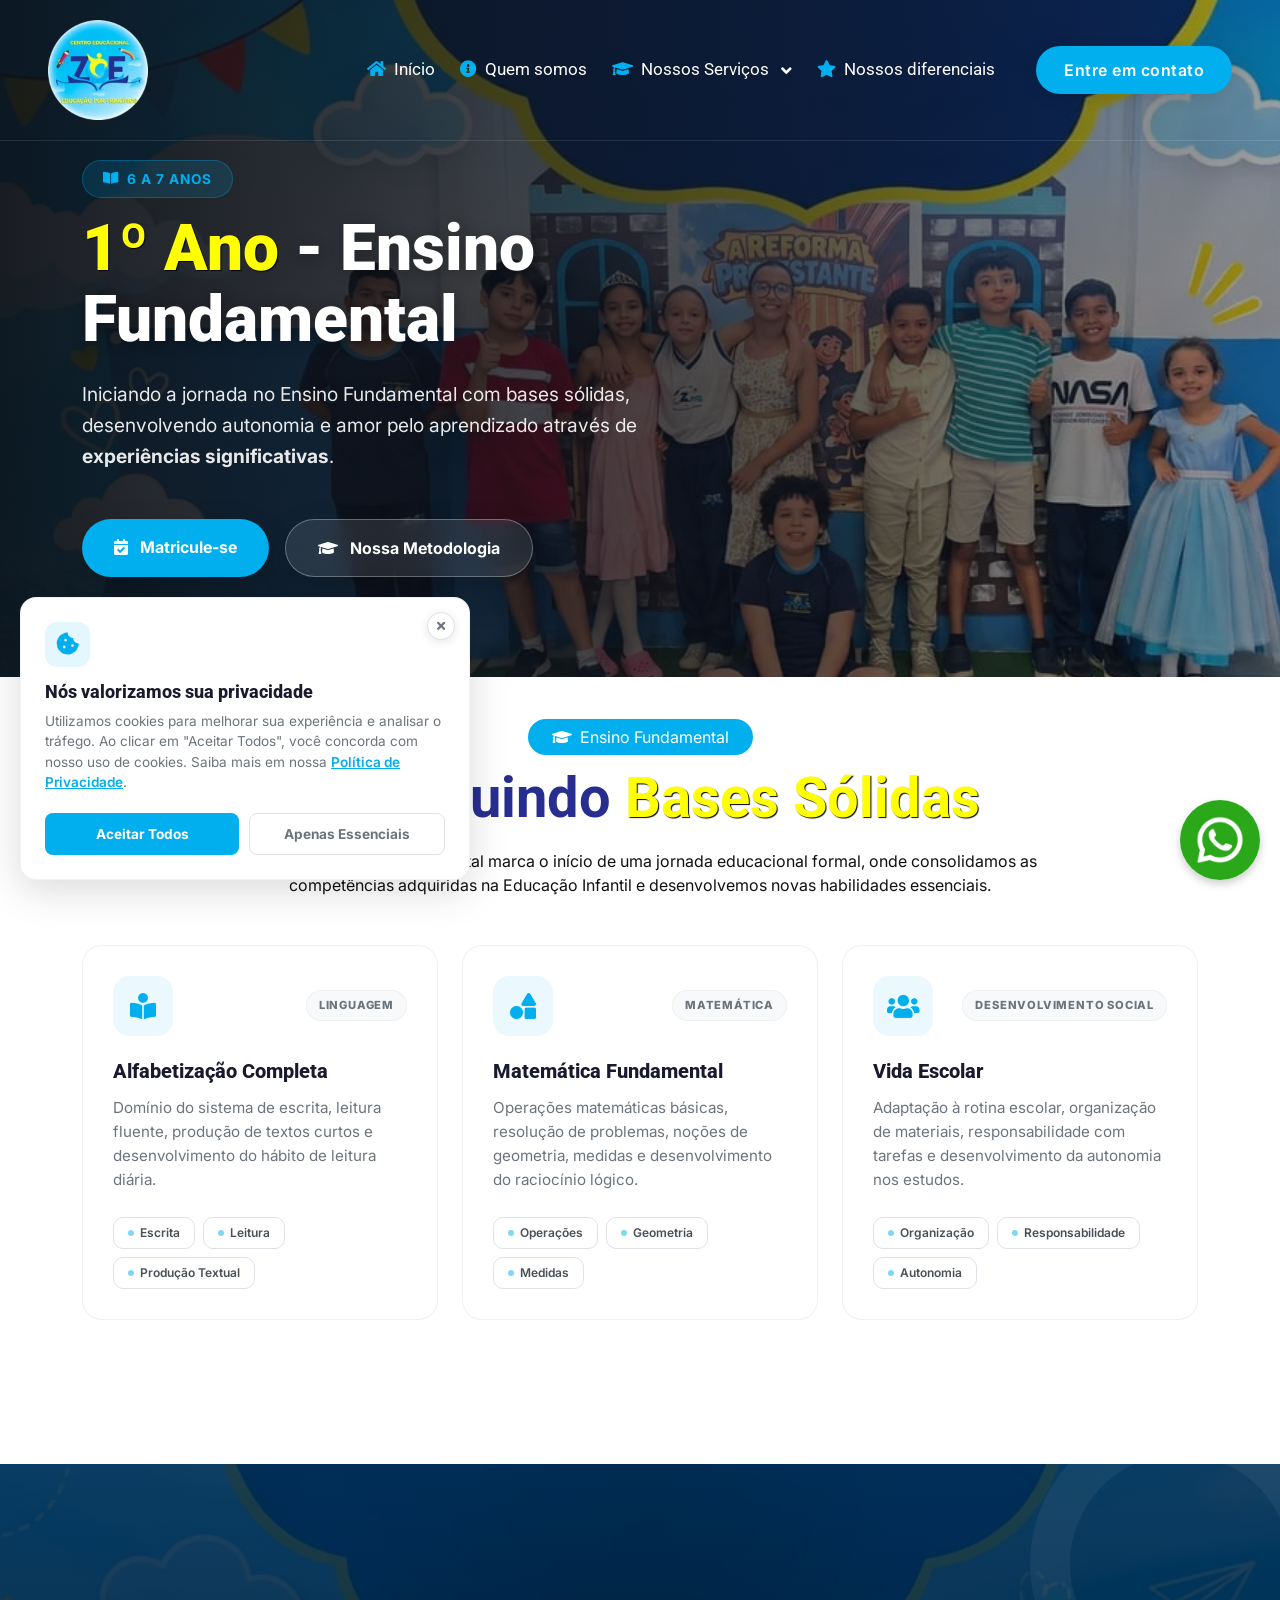
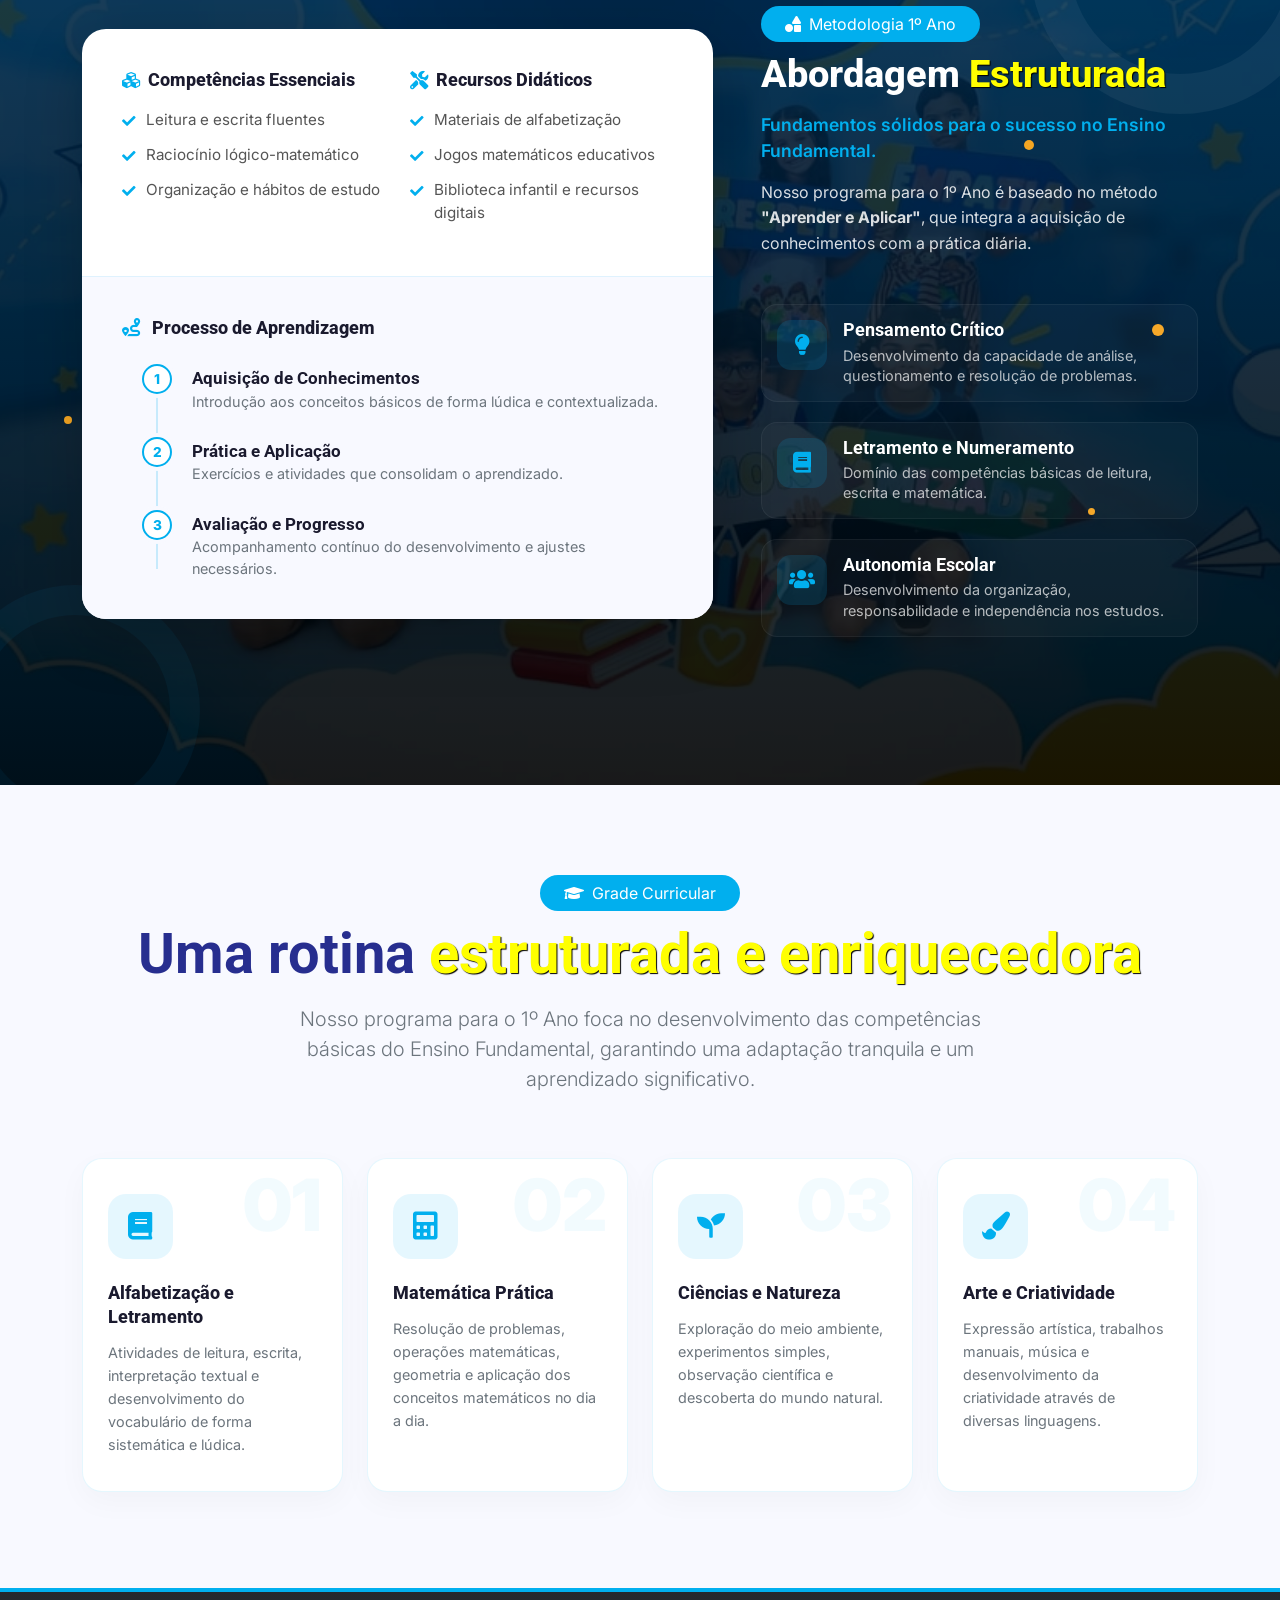
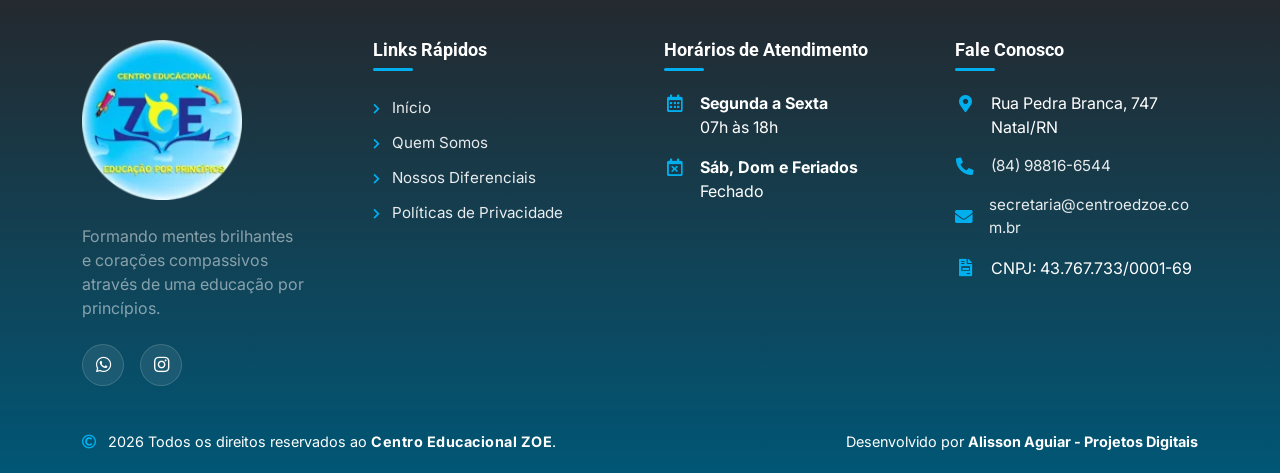
<file: 1_ano.html>
<!DOCTYPE html>
<html lang="pt-BR">

<head>
    <script async src="https://www.googletagmanager.com/gtm.js?id=GTM-59QC9VSQ"></script>
    <script>
        window.dataLayer = window.dataLayer || [];
        function gtag() { dataLayer.push(arguments); }
        gtag('js', new Date());
    </script>

    <script type="text/javascript">
        (function (c, l, a, r, i, t, y) {
            c[a] = c[a] || function () { (c[a].q = c[a].q || []).push(arguments) };
            t = l.createElement(r); t.async = 1; t.src = "https://www.clarity.ms/tag/" + i;
            y = l.getElementsByTagName(r)[0]; y.parentNode.insertBefore(t, y);
        })(window, document, "clarity", "script", "zjc30u0sl4");
    </script>

    <!-- ============================================
         META TAGS BÁSICAS E SEO
         ============================================ -->
    <meta charset="UTF-8">
    <meta name="viewport" content="width=device-width, initial-scale=1.0">
    <meta name="theme-color" content="#01afee">

    <title>1º Ano (6-7 anos) | Ensino Fundamental | Centro Educacional ZOE</title>
    <meta name="description"
        content="Conheça o 1º Ano do Centro Educacional ZOE em Nossa Senhora da Apresentação
Bairro em Natal/RN. Construindo bases sólidas com alfabetização completa, matemática fundamental e autonomia nos estudos.">
    <meta name="keywords"
        content="1º Ano, Ensino Fundamental, 6 anos, 7 anos, escola Natal RN, Centro Educacional ZOE, alfabetização, matrícula ensino fundamental">
    <meta name="author" content="Centro Educacional ZOE">
    <meta name="robots" content="index, follow, max-image-preview:large">

    <link rel="canonical" href="https://centroedzoe.com.br/1_ano.html">

    <!-- Open Graph / Facebook -->
    <meta property="og:locale" content="pt_BR">
    <meta property="og:type" content="website">
    <meta property="og:title" content="1º Ano - Ensino Fundamental | Centro Educacional ZOE">
    <meta property="og:description"
        content="Iniciando a jornada no Ensino Fundamental com bases sólidas, desenvolvendo autonomia e amor pelo aprendizado.">
    <meta property="og:url" content="https://centroedzoe.com.br/1_ano.html">
    <meta property="og:image" content="https://centroedzoe.com.br/img/logo_centro_educacional_zoe.webp">
    <meta property="og:image:width" content="1200">
    <meta property="og:image:height" content="630">
    <meta property="og:site_name" content="Centro Educacional ZOE">

    <!-- Twitter Card -->
    <meta name="twitter:card" content="summary_large_image">
    <meta name="twitter:title" content="1º Ano - Ensino Fundamental | Centro Educacional ZOE">
    <meta name="twitter:description"
        content="Iniciando a jornada no Ensino Fundamental com bases sólidas, desenvolvendo autonomia e amor pelo aprendizado.">
    <meta name="twitter:image" content="https://centroedzoe.com.br/img/logo_centro_educacional_zoe.webp">

    <!-- Geo Tags -->
    <meta name="geo.region" content="BR-RN">
    <meta name="geo.placename" content="Natal, Rio Grande do Norte">
    <meta name="geo.position" content="-5.79448;-35.211">
    <meta name="ICBM" content="-5.79448, -35.211">

    <link rel="apple-touch-icon" sizes="180x180" href="img/apple-touch-icon.png">
    <link rel="icon" type="image/png" sizes="32x32" href="img/favicon-32x32.png">
    <link rel="icon" type="image/png" sizes="16x16" href="img/favicon-16x16.png">
    <link rel="icon" type="image/png" sizes="192x192" href="img/android-chrome-192x192.png">
    <link rel="manifest" href="img/site.webmanifest">

    <!-- ============================================
         OTIMIZAÇÃO DE FONTES
         ============================================ -->
    <link rel="preconnect" href="https://fonts.googleapis.com">
    <link rel="preconnect" href="https://fonts.gstatic.com" crossorigin>
    <link
        href="https://fonts.googleapis.com/css2?family=Inter:wght@400;600;800&family=Roboto:wght@400;500;700&display=swap"
        rel="stylesheet">

    <!-- ============================================
         OTIMIZAÇÃO DE IMAGEM LCP (HERO)
         ============================================ -->
    <!-- Pré-carrega a imagem de fundo do Hero para o LCP ser rápido -->
    <link rel="preload" as="image" href="img/bg-hero-fundamental.webp">

    <!-- ============================================
         ÍCONES (FontAwesome Assíncrono)
         ============================================ -->
    <link rel="preload" href="https://use.fontawesome.com/releases/v5.15.4/css/all.css" as="style"
        onload="this.onload=null;this.rel='stylesheet'">
    <noscript>
        <link rel="stylesheet" href="https://use.fontawesome.com/releases/v5.15.4/css/all.css">
    </noscript>
    <link href="https://cdn.jsdelivr.net/npm/bootstrap-icons@1.4.1/font/bootstrap-icons.css" rel="stylesheet">

    <!-- ============================================
         OTIMIZAÇÃO DE CSS
         ============================================ -->
    <!-- CSS Crítico (Bloqueia renderização) -->
    <link href="css/bootstrap.min.css" rel="stylesheet">
    <link href="css/style.css" rel="stylesheet">

    <!-- CSS Não-crítico (Assíncrono) -->
    <link rel="stylesheet" href="lib/lightbox/css/lightbox.min.css" media="print" onload="this.media='all'">
    <link href="lib/owlcarousel/assets/owl.carousel.min.css" rel="stylesheet" media="print" onload="this.media='all'">
    <link rel="stylesheet" href="https://cdnjs.cloudflare.com/ajax/libs/animate.css/4.1.1/animate.min.css" media="print"
        onload="this.media='all'">
    <link href="lib/animate/animate.min.css" rel="stylesheet" media="print" onload="this.media='all'">


</head>

<body>
    <!-- Banner de Cookies -->
    <div id="cookie-banner" class="cookie-banner">
        <div class="cookie-content">
            <div class="cookie-icon">
                <i class="fas fa-cookie-bite"></i>
            </div>
            <div class="cookie-text">
                <h5>Nós valorizamos sua privacidade</h5>
                <p>
                    Utilizamos cookies para melhorar sua experiência e analisar o tráfego.
                    Ao clicar em "Aceitar Todos", você concorda com nosso uso de cookies.
                    Saiba mais em nossa <a href="politica-privacidade.html">Política de Privacidade</a>.
                </p>
            </div>
            <div class="cookie-buttons">
                <button id="btn-accept-all" class="btn-cookie btn-cookie-primary">Aceitar Todos</button>
                <button id="btn-essential" class="btn-cookie btn-cookie-outline">Apenas Essenciais</button>
            </div>
            <button id="btn-close-cookie" class="btn-cookie-close" aria-label="Fechar e aceitar apenas essenciais">
                <i class="fas fa-times"></i>
            </button>
        </div>
    </div>

    <a href="https://wa.me/558488166544?text=Olá,%20gostaria%20de%20mais%20informações%20sobre%20o%201º%20Ano."
        target="_blank" class="whatsapp-link" aria-label="Fale conosco pelo WhatsApp" onclick="gtag('event', 'clique_whatsapp', {'local': 'principal_1_ano'});">
        <img src="img/whatsapp.webp" alt="WhatsApp" width="80" height="80" fetchpriority="high" />
    </a>

    <!-- VLibras - Acessibilidade em Libras -->
    <div vw class="enabled">
        <div vw-access-button class="active"></div>
        <div vw-plugin-wrapper>
            <div class="vw-plugin-top-wrapper"></div>
        </div>
    </div>
    <script src="https://vlibras.gov.br/app/vlibras-plugin.js"></script>
    <script>
        new window.VLibras.Widget('https://vlibras.gov.br/app');
    </script>

    <!-- Spinner Start -->
    <div id="spinner"
        class="show bg-white position-fixed translate-middle w-100 vh-100 top-50 start-50 d-flex align-items-center justify-content-center">
        <div class="spinner-content text-center">
            <img src="img/logo_centro_educacional_zoe.webp" class="pulse-circle rounded-circle"
                alt="Logo Centro Educacional Zoe" width="100" height="100">
        </div>
    </div>
    <!-- Spinner End -->

    <!-- Navbar & Hero Start -->
    <div class="container-fluid position-relative p-0">
        <nav class="navbar navbar-expand-lg navbar-light px-4 px-lg-5 py-3 py-lg-0" id="mainNavbar">
            <div class="container-fluid p-0">
                <a href="index.html" class="navbar-brand p-0">
                    <img src="img/logo_centro_educacional_zoe.webp" alt="Logo" class="img-fluid rounded" width="100"
                        height="100">
                </a>

                <button class="navbar-toggler custom-toggler" type="button" data-bs-toggle="collapse"
                    data-bs-target="#navbarCollapse" aria-controls="navbarCollapse" aria-expanded="false"
                    aria-label="Toggle navigation">
                    <span class="hamburger-line"></span>
                    <span class="hamburger-line"></span>
                    <span class="hamburger-line"></span>
                </button>

                <div class="nav-overlay" id="navOverlay"></div>

                <div class="collapse navbar-collapse" id="navbarCollapse">
                    <button class="close-menu-btn d-lg-none" id="closeMenuBtn" aria-label="Fechar menu">
                        <i class="fas fa-times"></i>
                    </button>

                    <div class="navbar-nav ms-auto py-0">
                        <a href="index.html" class="nav-item nav-link"><i
                                class="fas fa-home text-primary me-2"></i>Início</a>
                        <a href="index.html#quem-somos" class="nav-item nav-link"><i
                                class="fas fa-info-circle text-primary me-2"></i>Quem somos</a>

                        <!-- Dropdown Nossos Serviços -->
                        <div class="nav-item dropdown dropdown-hover">
                            <a href="#" class="nav-link dropdown-toggle" id="servicesDropdown" role="button"
                                data-bs-toggle="dropdown" aria-expanded="false">
                                <i class="fas fa-graduation-cap text-primary me-2"></i>Nossos Serviços
                            </a>
                            <div class="dropdown-menu dropdown-menu-lg" aria-labelledby="servicesDropdown">
                                <div class="d-md-flex">
                                    <!-- Educação Infantil -->
                                    <div class="p-3 border-end">
                                        <h6 class="dropdown-header text-primary fw-bold">
                                            <i class="fas fa-child me-2"></i> Educação Infantil
                                        </h6>
                                        <div class="d-grid gap-1">
                                            <a class="dropdown-item d-flex align-items-center py-2"
                                                href="nivel_II.html">
                                                <span class="badge bg-primary rounded-circle me-2">II</span>
                                                <div><span class="d-block">Nível II</span><small class="text-muted">2
                                                        anos</small></div>
                                            </a>
                                            <a class="dropdown-item d-flex align-items-center py-2"
                                                href="nivel_III.html">
                                                <span class="badge bg-primary rounded-circle me-2">III</span>
                                                <div><span class="d-block">Nível III</span><small class="text-muted">3
                                                        anos</small></div>
                                            </a>
                                            <a class="dropdown-item d-flex align-items-center py-2"
                                                href="nivel_IV.html">
                                                <span class="badge bg-primary rounded-circle me-2">IV</span>
                                                <div><span class="d-block">Nível IV</span><small class="text-muted">4
                                                        anos</small></div>
                                            </a>
                                            <a class="dropdown-item d-flex align-items-center py-2" href="nivel_V.html">
                                                <span class="badge bg-primary rounded-circle me-2">V</span>
                                                <div><span class="d-block">Nível V</span><small class="text-muted">5
                                                        anos</small></div>
                                            </a>
                                            <a class="dropdown-item d-flex align-items-center py-2"
                                                href="tempo_integral.html">
                                                <span class="badge bg-primary rounded-circle me-2">IN</span>
                                                <div><span class="d-block">Tempo Integral</span><small
                                                        class="text-muted">Todos os níveis</small></div>
                                            </a>
                                        </div>
                                    </div>

                                    <!-- Ensino Fundamental -->
                                    <div class="p-3">
                                        <h6 class="dropdown-header text-primary fw-bold">
                                            <i class="fas fa-book-open me-2"></i> Ensino Fundamental
                                        </h6>
                                        <div class="d-grid gap-1">
                                            <a class="dropdown-item d-flex align-items-center py-2 active"
                                                href="1_ano.html">
                                                <span class="badge bg-primary rounded-circle me-2">1°</span>
                                                <div><span class="d-block">1° Ano</span><small class="text-muted">6-7
                                                        anos</small></div>
                                            </a>
                                            <a class="dropdown-item d-flex align-items-center py-2" href="2_ano.html">
                                                <span class="badge bg-primary rounded-circle me-2">2°</span>
                                                <div><span class="d-block">2° Ano</span><small class="text-muted">7-8
                                                        anos</small></div>
                                            </a>
                                            <a class="dropdown-item d-flex align-items-center py-2" href="3_ano.html">
                                                <span class="badge bg-primary rounded-circle me-2">3°</span>
                                                <div><span class="d-block">3° Ano</span><small class="text-muted">8-9
                                                        anos</small></div>
                                            </a>
                                            <a class="dropdown-item d-flex align-items-center py-2" href="4_ano.html">
                                                <span class="badge bg-primary rounded-circle me-2">4°</span>
                                                <div><span class="d-block">4° Ano</span><small class="text-muted">9-10
                                                        anos</small></div>
                                            </a>
                                            <a class="dropdown-item d-flex align-items-center py-2" href="5_ano.html">
                                                <span class="badge bg-primary rounded-circle me-2">5°</span>
                                                <div><span class="d-block">5° Ano</span><small class="text-muted">10-11
                                                        anos</small></div>
                                            </a>
                                            <a class="dropdown-item d-flex align-items-center py-2" href="6_ano.html">
                                                <span class="badge bg-primary rounded-circle me-2">6°</span>
                                                <div><span class="d-block">6° Ano</span><small class="text-muted">11-12
                                                        anos</small></div>
                                            </a>
                                            <a class="dropdown-item d-flex align-items-center py-2" href="7_ano.html">
                                                <span class="badge bg-primary rounded-circle me-2">7°</span>
                                                <div><span class="d-block">7° Ano</span><small class="text-muted">12-13
                                                        anos</small></div>
                                            </a>
                                        </div>
                                    </div>
                                </div>
                            </div>
                        </div>

                        <a href="index.html#nossos-diferenciais" class="nav-item nav-link"><i
                                class="fas fa-star text-primary me-2"></i>Nossos diferenciais</a>
                    </div>

                    <a href="https://wa.me/558488166544?text=Olá,%20gostaria%20de%20mais%20informações" target="_blank"
                        class="btn btn-primary-effect ms-lg-3 mt-3 mt-lg-0" onclick="gtag('event', 'clique_whatsapp', {'local': '1_ano_navbar_entre_em_contato'});">
                        Entre em contato
                    </a>
                </div>
            </div>
        </nav>

        <!-- Hero Banner -->
        <header class="page-hero"
            style="background-image: url('img/bg-hero-fundamental.webp'); background-position: bottom left;">
            <div class="page-hero-overlay"></div>

            <div class="container position-relative z-2">
                <div class="row">
                    <div class="col-lg-8 text-center text-lg-start">
                        <span class="hero-badge mb-3 wow fadeInDown" data-wow-delay="0.1s">
                            <i class="fas fa-book-open me-2"></i> 6 a 7 anos
                        </span>
                        <h1 class="hero-title mb-4 wow fadeInUp" data-wow-delay="0.2s">
                            <span class="text-warning">1º Ano</span> - Ensino Fundamental
                        </h1>
                        <p class="hero-text mb-5 wow fadeInUp" data-wow-delay="0.3s">
                            Iniciando a jornada no Ensino Fundamental com bases sólidas, desenvolvendo autonomia e amor
                            pelo aprendizado através de <strong>experiências significativas</strong>.
                        </p>
                        <div class="hero-buttons d-flex flex-column flex-sm-row justify-content-center justify-content-lg-start gap-3 wow fadeInUp"
                            data-wow-delay="0.4s">
                            <a href="https://wa.me/558488166544?text=Olá, gostaria de matricular o meu filho(a) no 1º Ano!"
                                target="_blank" class="btn btn-primary btn-hero" onclick="gtag('event', 'clique_whatsapp', {'local': '1_ano_matriculese'});">
                                <i class="fas fa-calendar-check me-2"></i> Matricule-se
                            </a>
                            <a href="https://wa.me/558488166544?text=Olá, gostaria de conheça mais a metodologia do 1º Ano!"
                                target="_blank" class="btn btn-glass btn-hero" onclick="gtag('event', 'clique_whatsapp', {'local': '1_ano_nossa_metodologia'});">
                                <i class="fas fa-graduation-cap me-2"></i> Nossa Metodologia
                            </a>
                        </div>
                    </div>
                </div>
            </div>
        </header>
    </div>

    <!-- Desenvolvimento Integral no 1º Ano -->
    <section class="py-5 bg-white">
        <div class="container pb-5">
            <header class="text-center mx-auto pb-5 wow fadeInUp" data-wow-delay="0.2s">
                <span class=" bg-primary text-white rounded-pill px-4 py-2 mb-3">
                    <i class="fas fa-graduation-cap me-2"></i>Ensino Fundamental
                </span>
                <h2 class="display-4 text-purple fw-bold mt-3 mb-3">
                    Construindo <span class="text-warning">Bases Sólidas</span>
                </h2>
                <p class="team-subtitle text-dark mx-auto">
                    O 1º Ano do Ensino Fundamental marca o início de uma jornada educacional formal, onde consolidamos
                    as competências adquiridas na Educação Infantil e desenvolvemos novas habilidades essenciais.
                </p>
            </header>

            <div class="row g-4 mb-5 justify-content-center">

                <!-- PILAR 1 - ALFABETIZAÇÃO -->
                <div class="col-lg-4 col-md-6 wow fadeInUp" data-wow-delay="0.1s">
                    <article class="foundation-card">
                        <div class="foundation-card-top">
                            <div class="foundation-icon">
                                <i class="fas fa-book-reader"></i>
                            </div>
                            <span class="foundation-badge">Linguagem</span>
                        </div>
                        <h4>Alfabetização Completa</h4>
                        <p>Domínio do sistema de escrita, leitura fluente, produção de textos curtos e desenvolvimento
                            do hábito de leitura diária.</p>

                        <div class="foundation-tags">
                            <span>Escrita</span>
                            <span>Leitura</span>
                            <span>Produção Textual</span>
                        </div>
                    </article>
                </div>

                <!-- PILAR 2 - MATEMÁTICA -->
                <div class="col-lg-4 col-md-6 wow fadeInUp" data-wow-delay="0.2s">
                    <article class="foundation-card">
                        <div class="foundation-card-top">
                            <div class="foundation-icon">
                                <i class="fas fa-shapes"></i>
                            </div>
                            <span class="foundation-badge">Matemática</span>
                        </div>
                        <h4>Matemática Fundamental</h4>
                        <p>Operações matemáticas básicas, resolução de problemas, noções de geometria, medidas e
                            desenvolvimento do raciocínio lógico.</p>

                        <div class="foundation-tags">
                            <span>Operações</span>
                            <span>Geometria</span>
                            <span>Medidas</span>
                        </div>
                    </article>
                </div>

                <!-- PILAR 3 - VIDA ESCOLAR -->
                <div class="col-lg-4 col-md-6 wow fadeInUp" data-wow-delay="0.3s">
                    <article class="foundation-card">
                        <div class="foundation-card-top">
                            <div class="foundation-icon">
                                <i class="fas fa-users"></i>
                            </div>
                            <span class="foundation-badge">Desenvolvimento Social</span>
                        </div>
                        <h4>Vida Escolar</h4>
                        <p>Adaptação à rotina escolar, organização de materiais, responsabilidade com tarefas e
                            desenvolvimento da autonomia nos estudos.</p>

                        <div class="foundation-tags">
                            <span>Organização</span>
                            <span>Responsabilidade</span>
                            <span>Autonomia</span>
                        </div>
                    </article>
                </div>

            </div>
        </div>
    </section>

    <!-- Nossa Metodologia - 1º Ano (Layout Invertido) -->
    <section class="methodology-section bg-fundamental" id="nossa_metodologia">
        <div class="methodology-particles">
            <div class="particle"></div>
            <div class="particle"></div>
            <div class="particle"></div>
            <div class="particle"></div>
            <div class="particle"></div>
        </div>
        <div class="methodology-shape shape-1"></div>
        <div class="methodology-shape shape-2"></div>

        <div class="container py-5 position-relative z-2">
            <div class="row g-5 align-items-center">

                <!-- Coluna Esquerda: O Card Premium (INVERTIDO) -->
                <div class="col-lg-7 wow fadeInLeft" data-wow-delay="0.3s">
                    <article class="methodology-card">
                        <div class="methodology-card-top">
                            <div class="row g-4">
                                <div class="col-md-6">
                                    <div class="card-section">
                                        <h4 class="card-section-title"><i class="fas fa-cubes text-primary"></i>
                                            Competências Essenciais</h4>
                                        <ul class="custom-list">
                                            <li>Leitura e escrita fluentes</li>
                                            <li>Raciocínio lógico-matemático</li>
                                            <li>Organização e hábitos de estudo</li>
                                        </ul>
                                    </div>
                                </div>
                                <div class="col-md-6">
                                    <div class="card-section">
                                        <h4 class="card-section-title"><i class="fas fa-tools text-primary"></i>
                                            Recursos Didáticos</h4>
                                        <ul class="custom-list">
                                            <li>Materiais de alfabetização</li>
                                            <li>Jogos matemáticos educativos</li>
                                            <li>Biblioteca infantil e recursos digitais</li>
                                        </ul>
                                    </div>
                                </div>
                            </div>
                        </div>

                        <div class="methodology-card-bottom">
                            <h4 class="process-title"><i class="fas fa-route text-primary me-2"></i> Processo de
                                Aprendizagem</h4>
                            <div class="process-timeline">
                                <div class="process-step">
                                    <div class="step-marker"><span>1</span></div>
                                    <div class="step-content">
                                        <h5>Aquisição de Conhecimentos</h5>
                                        <p>Introdução aos conceitos básicos de forma lúdica e contextualizada.</p>
                                    </div>
                                </div>
                                <div class="process-step">
                                    <div class="step-marker"><span>2</span></div>
                                    <div class="step-content">
                                        <h5>Prática e Aplicação</h5>
                                        <p>Exercícios e atividades que consolidam o aprendizado.</p>
                                    </div>
                                </div>
                                <div class="process-step">
                                    <div class="step-marker"><span>3</span></div>
                                    <div class="step-content">
                                        <h5>Avaliação e Progresso</h5>
                                        <p>Acompanhamento contínuo do desenvolvimento e ajustes necessários.</p>
                                    </div>
                                </div>
                            </div>
                        </div>
                    </article>
                </div>

                <!-- Coluna Direita: Textos e Destaques (INVERTIDO) -->
                <div class="col-lg-5">
                    <header class="methodology-header wow fadeInRight" data-wow-delay="0.2s">
                        <span class=" bg-primary text-white rounded-pill px-4 py-2 mb-3">
                            <i class="fas fa-shapes me-2"></i>Metodologia 1º Ano
                        </span>
                        <h2 class="methodology-title mt-3 mb-3">
                            Abordagem <span class="text-warning">Estruturada</span>
                        </h2>
                        <p class="methodology-subtitle">
                            Fundamentos sólidos para o sucesso no Ensino Fundamental.
                        </p>
                        <p class="methodology-text">
                            Nosso programa para o 1º Ano é baseado no método <strong>"Aprender e Aplicar"</strong>, que
                            integra a aquisição de conhecimentos com a prática diária.
                        </p>
                    </header>

                    <div class="methodology-features mt-5 wow fadeInRight" data-wow-delay="0.4s">
                        <article class="feature-item">
                            <div class="feature-icon"><i class="fas fa-lightbulb"></i></div>
                            <div class="feature-content">
                                <h4>Pensamento Crítico</h4>
                                <p>Desenvolvimento da capacidade de análise, questionamento e resolução de problemas.
                                </p>
                            </div>
                        </article>
                        <article class="feature-item">
                            <div class="feature-icon"><i class="fas fa-book"></i></div>
                            <div class="feature-content">
                                <h4>Letramento e Numeramento</h4>
                                <p>Domínio das competências básicas de leitura, escrita e matemática.</p>
                            </div>
                        </article>
                        <article class="feature-item">
                            <div class="feature-icon"><i class="fas fa-users"></i></div>
                            <div class="feature-content">
                                <h4>Autonomia Escolar</h4>
                                <p>Desenvolvimento da organização, responsabilidade e independência nos estudos.</p>
                            </div>
                        </article>
                    </div>
                </div>

            </div>
        </div>
    </section>

    <!-- Daily Activities Start (Novo Layout Grade Curricular) -->
    <section class="activities-section py-5" id="atividades">
        <div class="container py-5">
            <header class="text-center mx-auto pb-5 wow fadeInUp" data-wow-delay="0.2s">
                <span class=" bg-primary text-white rounded-pill px-4 py-2 mb-3">
                    <i class="fas fa-graduation-cap me-2"></i>Grade Curricular
                </span>
                <h2 class="display-4 fw-bold mt-3 mb-3 text-purple ">
                    Uma rotina <span class="text-warning">estruturada e enriquecedora</span>
                </h2>
                <p class="lead text-muted mx-auto" style="max-width: 750px;">
                    Nosso programa para o 1º Ano foca no desenvolvimento das competências básicas do Ensino Fundamental,
                    garantindo uma adaptação tranquila e um aprendizado significativo.
                </p>
            </header>

            <!-- Grade de Matérias -->
            <div class="row g-4 justify-content-center">

                <!-- Matéria 1 -->
                <div class="col-md-6 col-lg-3 wow fadeInUp" data-wow-delay="0.1s">
                    <article class="subject-card">
                        <div class="subject-number">01</div>
                        <div class="subject-icon">
                            <i class="fas fa-book"></i>
                        </div>
                        <h4>Alfabetização e Letramento</h4>
                        <p>Atividades de leitura, escrita, interpretação textual e desenvolvimento do vocabulário de
                            forma sistemática e lúdica.</p>
                    </article>
                </div>

                <!-- Matéria 2 -->
                <div class="col-md-6 col-lg-3 wow fadeInUp" data-wow-delay="0.2s">
                    <article class="subject-card">
                        <div class="subject-number">02</div>
                        <div class="subject-icon">
                            <i class="fas fa-calculator"></i>
                        </div>
                        <h4>Matemática Prática</h4>
                        <p>Resolução de problemas, operações matemáticas, geometria e aplicação dos conceitos
                            matemáticos no dia a dia.</p>
                    </article>
                </div>

                <!-- Matéria 3 -->
                <div class="col-md-6 col-lg-3 wow fadeInUp" data-wow-delay="0.3s">
                    <article class="subject-card">
                        <div class="subject-number">03</div>
                        <div class="subject-icon">
                            <i class="fas fa-seedling"></i>
                        </div>
                        <h4>Ciências e Natureza</h4>
                        <p>Exploração do meio ambiente, experimentos simples, observação científica e descoberta do
                            mundo natural.</p>
                    </article>
                </div>

                <!-- Matéria 4 -->
                <div class="col-md-6 col-lg-3 wow fadeInUp" data-wow-delay="0.4s">
                    <article class="subject-card">
                        <div class="subject-number">04</div>
                        <div class="subject-icon">
                            <i class="fas fa-paint-brush"></i>
                        </div>
                        <h4>Arte e Criatividade</h4>
                        <p>Expressão artística, trabalhos manuais, música e desenvolvimento da criatividade através de
                            diversas linguagens.</p>
                    </article>
                </div>

            </div>
        </div>
    </section>

    <!-- Footer Start -->
    <footer class="footer-custom-bg wow fadeIn" data-wow-delay="0.2s">
        <div class="footer-overlay"></div>
        <div class="container pt-5 pb-4 position-relative z-2">
            <div class="row g-4 g-lg-5">
                <!-- Coluna 1: Logo e Redes Sociais -->
                <div class="col-lg-4 col-xl-3 text-center text-lg-start">
                    <div class="footer-brand">
                        <a href="index.html" class="d-inline-block mb-4">
                            <img src="img/logo_centro_educacional_zoe.webp" alt="Logo Centro Educacional ZOE"
                                class="footer-logo img-fluid" loading="lazy" width="160" height="160">
                        </a>
                        <p class="text-white-50 mb-4 d-none d-lg-block">
                            Formando mentes brilhantes e corações compassivos através de uma educação por princípios.
                        </p>
                        <div class="footer-social d-flex justify-content-center justify-content-lg-start gap-3">
                            <a href="https://wa.me/558488166544?text=Olá,%20gostaria%20de%20mais%20informações"
                                target="_blank" class="social-btn" aria-label="WhatsApp" onclick="gtag('event', 'clique_whatsapp', {'local': '1_ano_rodape'});">
                                <i class="fab fa-whatsapp"></i>
                            </a>
                            <a href="https://www.instagram.com/centroedzoe/" target="_blank" class="social-btn"
                                aria-label="Instagram" onclick="gtag('event', 'clique_instagram', {'local': '1_ano_rodape'});">
                                <i class="fab fa-instagram"></i>
                            </a>
                        </div>
                    </div>
                </div>

                <!-- Coluna 2: Links Rápidos -->
                <div class="col-md-6 col-lg-4 col-xl-3">
                    <div class="footer-links">
                        <h4 class="footer-title">Links Rápidos</h4>
                        <ul class="list-unstyled mb-0">
                            <li><a href="#" class="footer-link"><i class="fas fa-chevron-right"></i> Início</a></li>
                            <li><a href="index.html#quem-somos" class="footer-link"><i class="fas fa-chevron-right"></i>
                                    Quem
                                    Somos</a></li>
                            <li><a href="index.html#nossos-diferenciais" class="footer-link"><i
                                        class="fas fa-chevron-right"></i>
                                    Nossos Diferenciais</a></li>
                            <li><a href="politica-privacidade.html" class="footer-link"><i
                                        class="fas fa-chevron-right"></i> Políticas de
                                    Privacidade</a></li>

                        </ul>
                    </div>
                </div>

                <!-- Coluna 3: Horários -->
                <div class="col-md-6 col-lg-4 col-xl-3">
                    <div class="footer-hours">
                        <h4 class="footer-title">Horários de Atendimento</h4>
                        <ul class="list-unstyled mb-0">
                            <li class="d-flex align-items-start mb-3">
                                <i class="far fa-calendar-alt text-primary mt-1 me-3"></i>
                                <div>
                                    <span class="d-block text-white fw-bold">Segunda a Sexta</span>
                                    <span class="text-white">07h às 18h</span>
                                </div>
                            </li>
                            <li class="d-flex align-items-start">
                                <i class="far fa-calendar-times text-primary mt-1 me-3"></i>
                                <div>
                                    <span class="d-block text-white fw-bold">Sáb, Dom e Feriados</span>
                                    <span class="text-white">Fechado</span>
                                </div>
                            </li>
                        </ul>
                    </div>
                </div>

                <!-- Coluna 4: Contatos -->
                <div class="col-md-6 col-lg-12 col-xl-3">
                    <div class="footer-contact">
                        <h4 class="footer-title">Fale Conosco</h4>
                        <ul class="list-unstyled mb-0">
                            <li class="d-flex align-items-start mb-3">
                                <i class="fas fa-map-marker-alt text-primary mt-1 me-3"></i>
                                <span class="text-white">Rua Pedra Branca, 747<br>Natal/RN</span>
                            </li>
                            <li class="d-flex align-items-center mb-3">
                                <i class="fas fa-phone-alt text-primary me-3"></i>
                                <a href="https://wa.me/558488166544" target="_blank" class="footer-link p-0">(84)
                                    98816-6544</a>
                            </li>
                            <li class="d-flex align-items-center mb-3">
                                <i class="fas fa-envelope text-primary me-3"></i>
                                <a href="mailto:secretaria@centroedzoe.com.br"
                                    class="footer-link p-0 text-break">secretaria@centroedzoe.com.br</a>
                            </li>
                            <li class="d-flex align-items-center">
                                <i class="fas fa-file-invoice text-primary me-3"></i>
                                <span class="text-white">CNPJ: 43.767.733/0001-69</span>
                            </li>
                        </ul>
                    </div>
                </div>
            </div>
        </div>

        <!-- Copyright -->
        <div class="footer-copyright position-relative z-2">
            <div class="container">
                <div class="row align-items-center">
                    <div class="col-md-6 text-center text-md-start mb-3 mb-md-0">
                        <p class="mb-0 text-white">
                            <i class="far fa-copyright text-primary me-2"></i>
                            <span id="ano-atual"></span> Todos os direitos reservados ao <strong
                                class="text-white">Centro Educacional ZOE</strong>.
                        </p>
                    </div>
                    <div class="col-md-6 text-center text-md-end">
                        <p class="mb-0 text-white">
                            Desenvolvido por <a href="#"
                                class="text-white fw-bold text-decoration-none hover-text-primary">Alisson Aguiar -
                                Projetos Digitais</a>
                        </p>
                    </div>
                </div>
            </div>
        </div>
    </footer>

    <!-- ============================================
         SCRIPTS OTIMIZADOS
         ============================================ -->
    <script>
        document.getElementById("ano-atual").textContent = new Date().getFullYear();
    </script>

    <!-- Bibliotecas carregadas com Defer para não travar a renderização -->
    <script defer src="https://ajax.googleapis.com/ajax/libs/jquery/3.6.4/jquery.min.js"></script>
    <script defer src="https://cdn.jsdelivr.net/npm/bootstrap@5.0.0/dist/js/bootstrap.bundle.min.js"></script>
    <script defer src="lib/wow/wow.min.js"></script>
    <script defer src="lib/easing/easing.min.js"></script>
    <script defer src="lib/waypoints/waypoints.min.js"></script>
    <script defer src="lib/counterup/counterup.min.js"></script>
    <script defer src="lib/lightbox/js/lightbox.min.js"></script>
    <script defer src="lib/owlcarousel/owl.carousel.min.js"></script>

    <!-- Script para fechar o menu mobile ao clicar nos links -->
    <script>
        document.addEventListener('DOMContentLoaded', function () {
            const menuLinks = document.querySelectorAll('.navbar-nav .nav-link:not(.dropdown-toggle), .navbar-nav .dropdown-item');
            const navbarCollapse = document.getElementById('navbarCollapse');

            if (navbarCollapse) {
                menuLinks.forEach(link => {
                    link.addEventListener('click', function () {
                        if (navbarCollapse.classList.contains('show')) {
                            const bsCollapse = bootstrap.Collapse.getInstance(navbarCollapse) || new bootstrap.Collapse(navbarCollapse, { toggle: false });
                            bsCollapse.hide();
                        }
                    });
                });
            }
        });
    </script>

    <script defer src="js/main.js"></script>
</body>

</html>
</file>
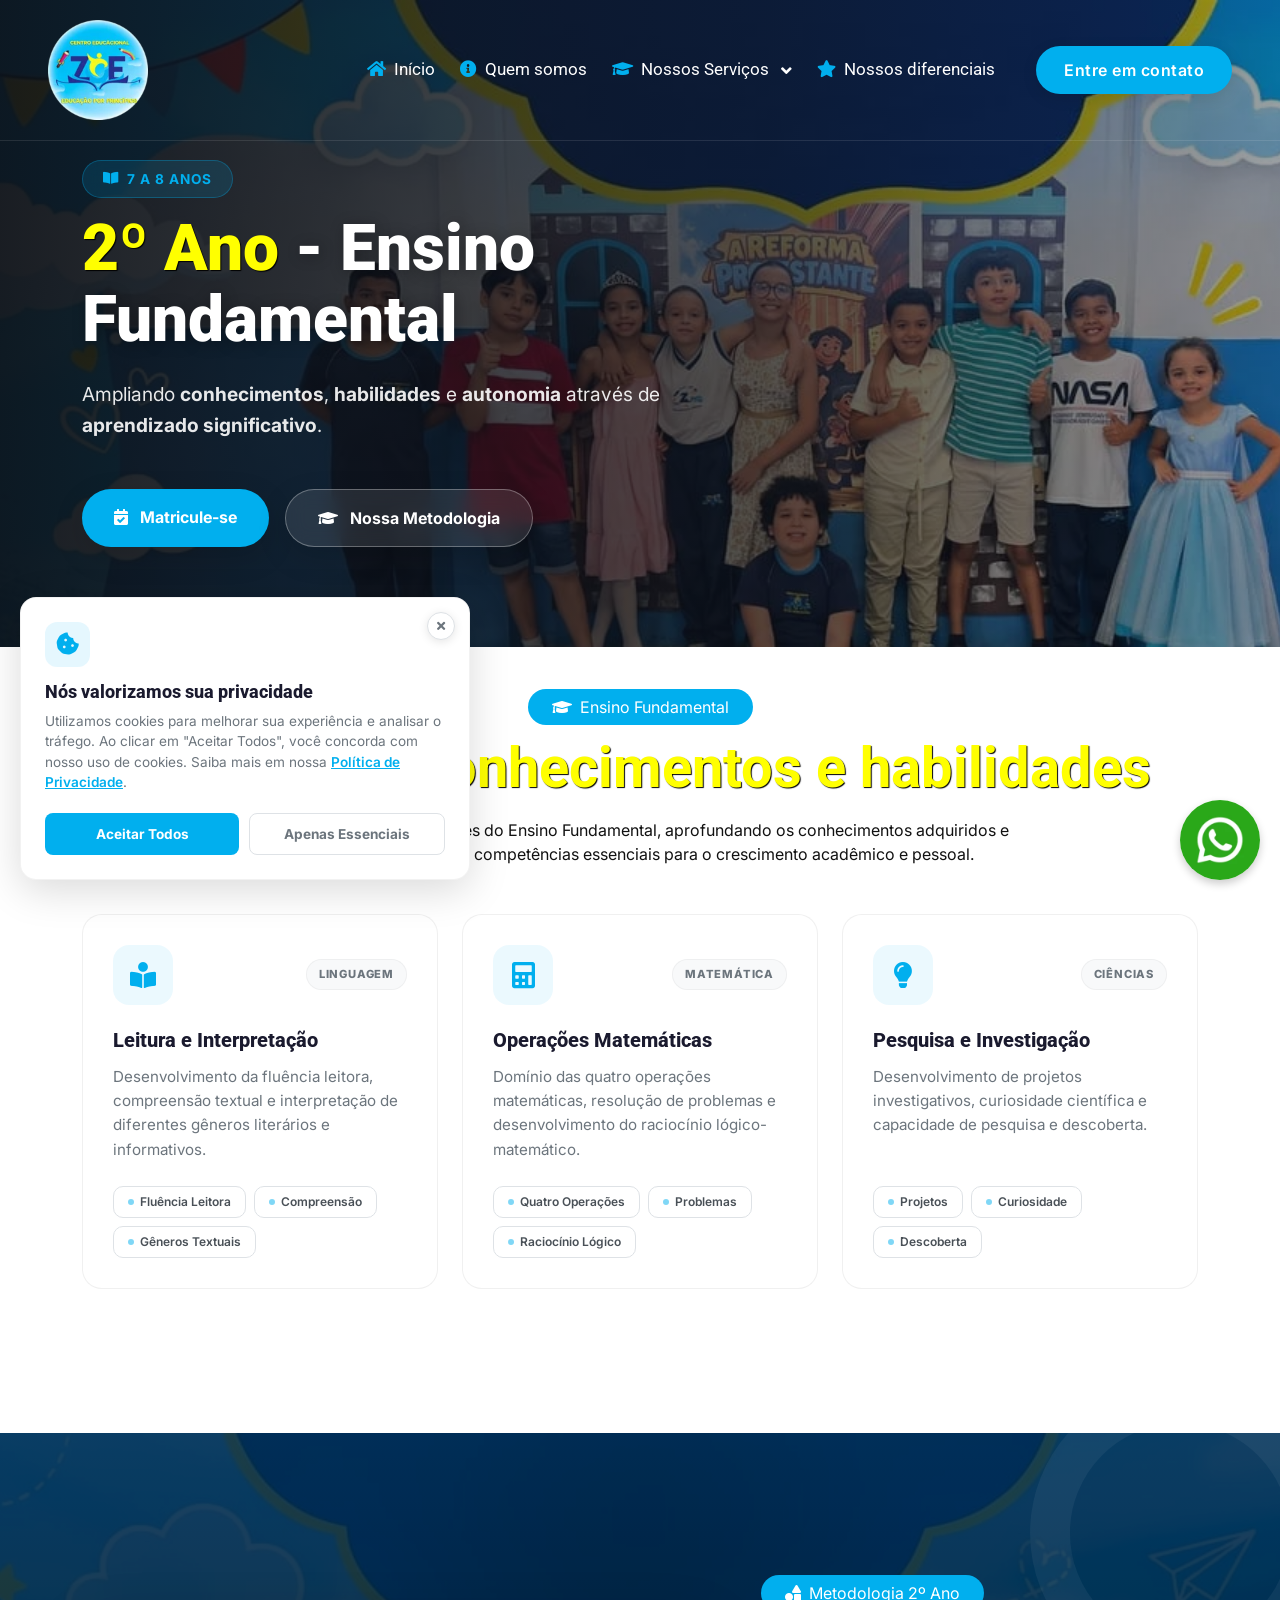
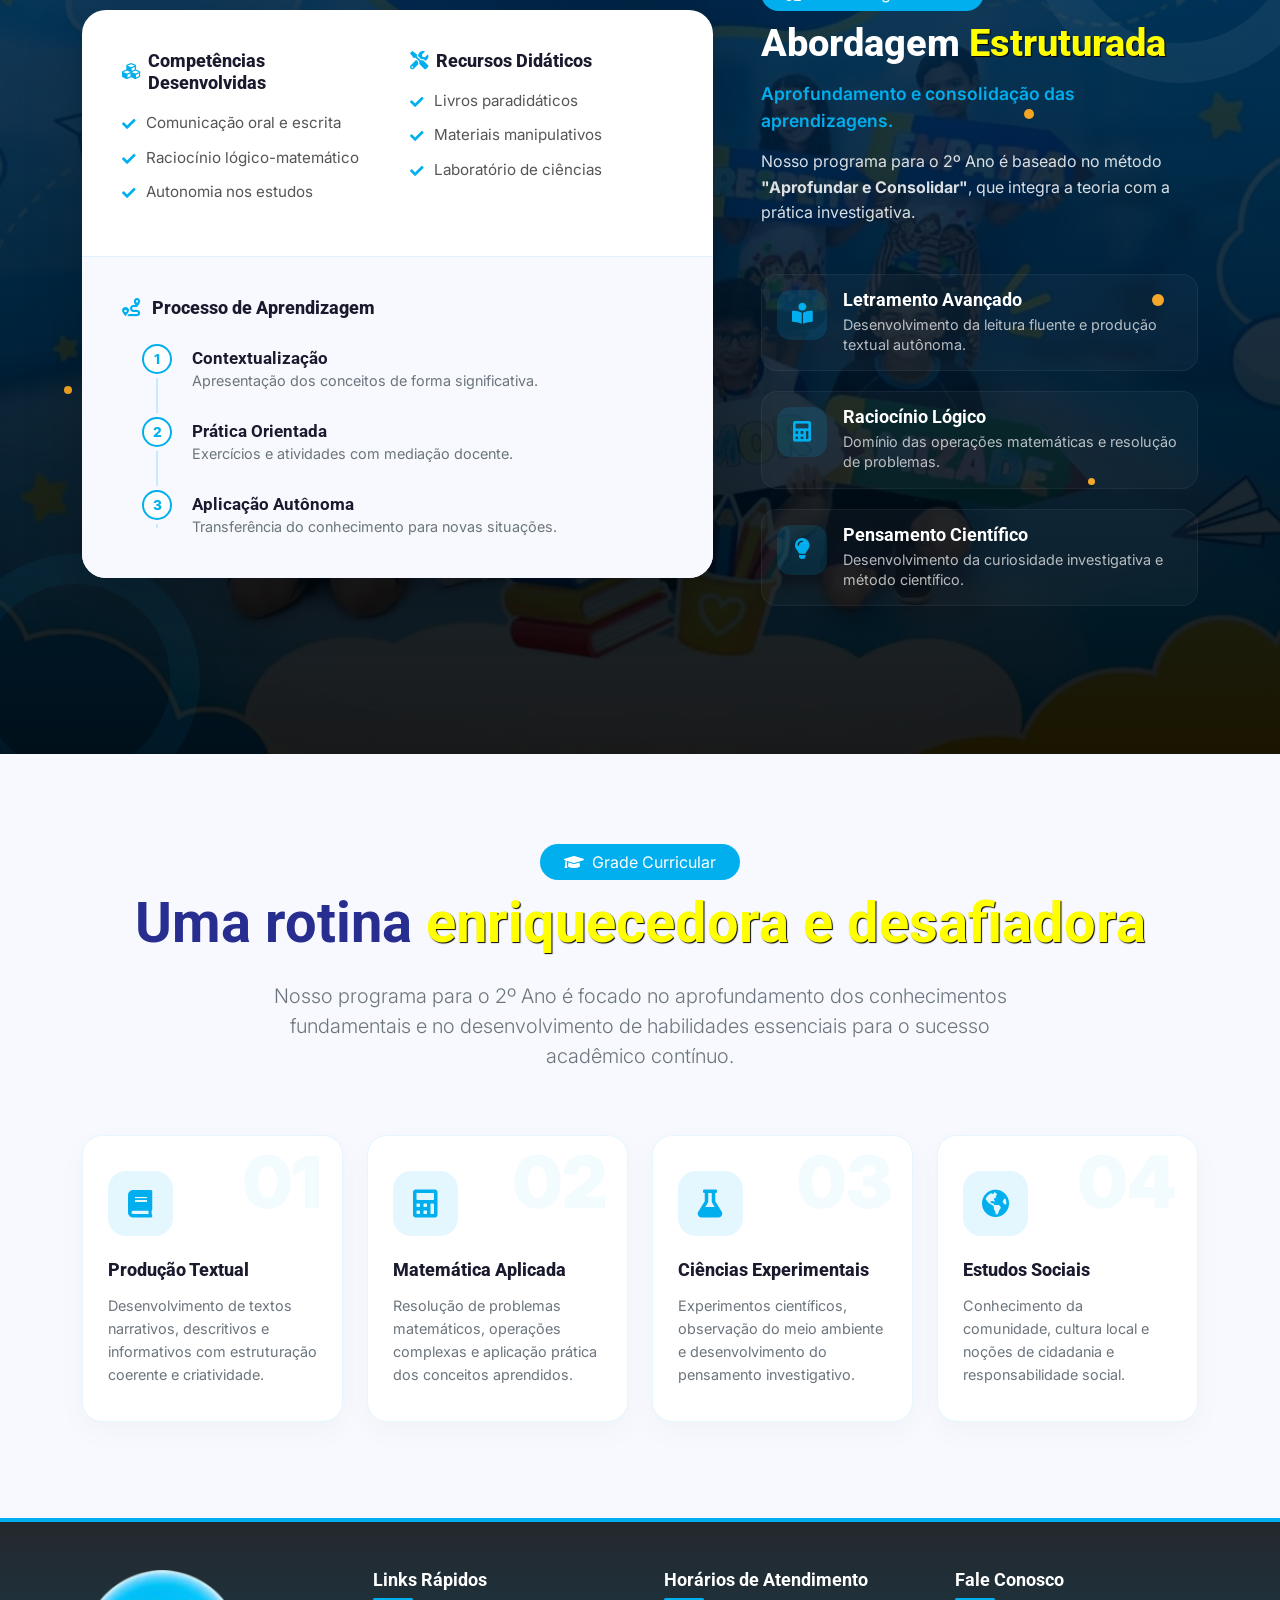
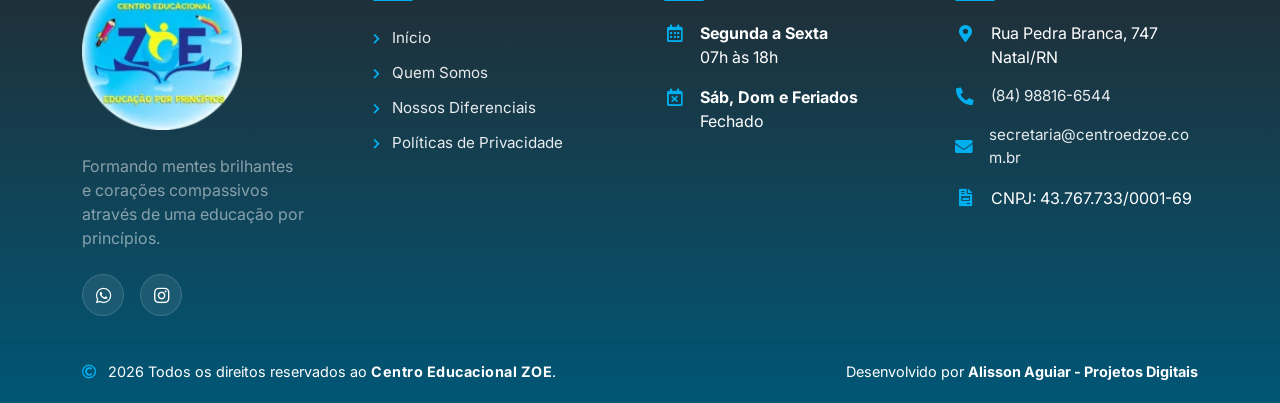
<file: 2_ano.html>
<!DOCTYPE html>
<html lang="pt-BR">

<head>

    <script async src="https://www.googletagmanager.com/gtm.js?id=GTM-59QC9VSQ"></script>
    <script>
        window.dataLayer = window.dataLayer || [];
        function gtag() { dataLayer.push(arguments); }
        gtag('js', new Date());
    </script>

    <script type="text/javascript">
        (function (c, l, a, r, i, t, y) {
            c[a] = c[a] || function () { (c[a].q = c[a].q || []).push(arguments) };
            t = l.createElement(r); t.async = 1; t.src = "https://www.clarity.ms/tag/" + i;
            y = l.getElementsByTagName(r)[0]; y.parentNode.insertBefore(t, y);
        })(window, document, "clarity", "script", "zjc30u0sl4");
    </script>

    <!-- ============================================
         META TAGS BÁSICAS E SEO
         ============================================ -->
    <meta charset="UTF-8">
    <meta name="viewport" content="width=device-width, initial-scale=1.0">
    <meta name="theme-color" content="#01afee">

    <title>2º Ano (7-8 anos) | Ensino Fundamental | Centro Educacional ZOE</title>
    <meta name="description" content="Conheça o 2º Ano do Centro Educacional ZOE em Nossa Senhora da Apresentação
Bairro em Natal/RN. Ampliando conhecimentos, habilidades e autonomia através de aprendizado significativo.">
    <meta name="keywords"
        content="2º Ano, Ensino Fundamental, 7 anos, 8 anos, escola Natal RN, Centro Educacional ZOE, produção textual, matemática aplicada">
    <meta name="author" content="Centro Educacional ZOE">
    <meta name="robots" content="index, follow, max-image-preview:large">

    <link rel="canonical" href="https://centroedzoe.com.br/2_ano.html">

    <!-- Open Graph / Facebook -->
    <meta property="og:locale" content="pt_BR">
    <meta property="og:type" content="website">
    <meta property="og:title" content="2º Ano - Ensino Fundamental | Centro Educacional ZOE">
    <meta property="og:description"
        content="Ampliando conhecimentos, habilidades e autonomia através de aprendizado significativo.">
    <meta property="og:url" content="https://centroedzoe.com.br/2_ano.html">
    <meta property="og:image" content="https://centroedzoe.com.br/img/logo_centro_educacional_zoe.webp">
    <meta property="og:image:width" content="1200">
    <meta property="og:image:height" content="630">
    <meta property="og:site_name" content="Centro Educacional ZOE">

    <!-- Twitter Card -->
    <meta name="twitter:card" content="summary_large_image">
    <meta name="twitter:title" content="2º Ano - Ensino Fundamental | Centro Educacional ZOE">
    <meta name="twitter:description"
        content="Ampliando conhecimentos, habilidades e autonomia através de aprendizado significativo.">
    <meta name="twitter:image" content="https://centroedzoe.com.br/img/logo_centro_educacional_zoe.webp">

    <!-- Geo Tags -->
    <meta name="geo.region" content="BR-RN">
    <meta name="geo.placename" content="Natal, Rio Grande do Norte">
    <meta name="geo.position" content="-5.79448;-35.211">
    <meta name="ICBM" content="-5.79448, -35.211">

    <link rel="apple-touch-icon" sizes="180x180" href="img/apple-touch-icon.png">
    <link rel="icon" type="image/png" sizes="32x32" href="img/favicon-32x32.png">
    <link rel="icon" type="image/png" sizes="16x16" href="img/favicon-16x16.png">
    <link rel="icon" type="image/png" sizes="192x192" href="img/android-chrome-192x192.png">
    <link rel="manifest" href="img/site.webmanifest">

    <!-- ============================================
         OTIMIZAÇÃO DE FONTES
         ============================================ -->
    <link rel="preconnect" href="https://fonts.googleapis.com">
    <link rel="preconnect" href="https://fonts.gstatic.com" crossorigin>
    <link
        href="https://fonts.googleapis.com/css2?family=Inter:wght@400;600;800&family=Roboto:wght@400;500;700&display=swap"
        rel="stylesheet">

    <!-- ============================================
         OTIMIZAÇÃO DE IMAGEM LCP (HERO)
         ============================================ -->
    <link rel="preload" as="image" href="img/bg-hero-fundamental.webp">

    <!-- ============================================
         ÍCONES (FontAwesome Assíncrono)
         ============================================ -->
    <link rel="preload" href="https://use.fontawesome.com/releases/v5.15.4/css/all.css" as="style"
        onload="this.onload=null;this.rel='stylesheet'">
    <noscript>
        <link rel="stylesheet" href="https://use.fontawesome.com/releases/v5.15.4/css/all.css">
    </noscript>
    <link href="https://cdn.jsdelivr.net/npm/bootstrap-icons@1.4.1/font/bootstrap-icons.css" rel="stylesheet">

    <!-- ============================================
         OTIMIZAÇÃO DE CSS
         ============================================ -->
    <link href="css/bootstrap.min.css" rel="stylesheet">
    <link href="css/style.css" rel="stylesheet">

    <link rel="stylesheet" href="lib/lightbox/css/lightbox.min.css" media="print" onload="this.media='all'">
    <link href="lib/owlcarousel/assets/owl.carousel.min.css" rel="stylesheet" media="print" onload="this.media='all'">
    <link rel="stylesheet" href="https://cdnjs.cloudflare.com/ajax/libs/animate.css/4.1.1/animate.min.css" media="print"
        onload="this.media='all'">
    <link href="lib/animate/animate.min.css" rel="stylesheet" media="print" onload="this.media='all'">


</head>

<body>
    <!-- Banner de Cookies -->
    <div id="cookie-banner" class="cookie-banner">
        <div class="cookie-content">
            <div class="cookie-icon">
                <i class="fas fa-cookie-bite"></i>
            </div>
            <div class="cookie-text">
                <h5>Nós valorizamos sua privacidade</h5>
                <p>
                    Utilizamos cookies para melhorar sua experiência e analisar o tráfego.
                    Ao clicar em "Aceitar Todos", você concorda com nosso uso de cookies.
                    Saiba mais em nossa <a href="politica-privacidade.html">Política de Privacidade</a>.
                </p>
            </div>
            <div class="cookie-buttons">
                <button id="btn-accept-all" class="btn-cookie btn-cookie-primary">Aceitar Todos</button>
                <button id="btn-essential" class="btn-cookie btn-cookie-outline">Apenas Essenciais</button>
            </div>
            <button id="btn-close-cookie" class="btn-cookie-close" aria-label="Fechar e aceitar apenas essenciais">
                <i class="fas fa-times"></i>
            </button>
        </div>
    </div>

    <a href="https://wa.me/558488166544?text=Olá,%20gostaria%20de%20mais%20informações%20sobre%20o%202º%20Ano."
        target="_blank" class="whatsapp-link" aria-label="Fale conosco pelo WhatsApp" onclick="gtag('event', 'clique_whatsapp', {'local': 'principal_2_ano'});">
        <img src="img/whatsapp.webp" alt="WhatsApp" width="80" height="80" fetchpriority="high" />
    </a>

    <!-- VLibras - Acessibilidade em Libras -->
    <div vw class="enabled">
        <div vw-access-button class="active"></div>
        <div vw-plugin-wrapper>
            <div class="vw-plugin-top-wrapper"></div>
        </div>
    </div>
    <script src="https://vlibras.gov.br/app/vlibras-plugin.js"></script>
    <script>
        new window.VLibras.Widget('https://vlibras.gov.br/app');
    </script>

    <!-- Spinner Start -->
    <div id="spinner"
        class="show bg-white position-fixed translate-middle w-100 vh-100 top-50 start-50 d-flex align-items-center justify-content-center">
        <div class="spinner-content text-center">
            <img src="img/logo_centro_educacional_zoe.webp" class="pulse-circle rounded-circle"
                alt="Logo Centro Educacional Zoe" width="100" height="100">
        </div>
    </div>
    <!-- Spinner End -->

    <!-- Navbar & Hero Start -->
    <div class="container-fluid position-relative p-0">
        <nav class="navbar navbar-expand-lg navbar-light px-4 px-lg-5 py-3 py-lg-0" id="mainNavbar">
            <div class="container-fluid p-0">
                <a href="index.html" class="navbar-brand p-0">
                    <img src="img/logo_centro_educacional_zoe.webp" alt="Logo" class="img-fluid rounded" width="100"
                        height="100">
                </a>

                <button class="navbar-toggler custom-toggler" type="button" data-bs-toggle="collapse"
                    data-bs-target="#navbarCollapse" aria-controls="navbarCollapse" aria-expanded="false"
                    aria-label="Toggle navigation">
                    <span class="hamburger-line"></span>
                    <span class="hamburger-line"></span>
                    <span class="hamburger-line"></span>
                </button>

                <div class="nav-overlay" id="navOverlay"></div>

                <div class="collapse navbar-collapse" id="navbarCollapse">
                    <button class="close-menu-btn d-lg-none" id="closeMenuBtn" aria-label="Fechar menu">
                        <i class="fas fa-times"></i>
                    </button>

                    <div class="navbar-nav ms-auto py-0">
                        <a href="index.html" class="nav-item nav-link"><i
                                class="fas fa-home text-primary me-2"></i>Início</a>
                        <a href="index.html#quem-somos" class="nav-item nav-link"><i
                                class="fas fa-info-circle text-primary me-2"></i>Quem somos</a>

                        <!-- Dropdown Nossos Serviços -->
                        <div class="nav-item dropdown dropdown-hover">
                            <a href="#" class="nav-link dropdown-toggle" id="servicesDropdown" role="button"
                                data-bs-toggle="dropdown" aria-expanded="false">
                                <i class="fas fa-graduation-cap text-primary me-2"></i>Nossos Serviços
                            </a>
                            <div class="dropdown-menu dropdown-menu-lg" aria-labelledby="servicesDropdown">
                                <div class="d-md-flex">
                                    <!-- Educação Infantil -->
                                    <div class="p-3 border-end">
                                        <h6 class="dropdown-header text-primary fw-bold">
                                            <i class="fas fa-child me-2"></i> Educação Infantil
                                        </h6>
                                        <div class="d-grid gap-1">
                                            <a class="dropdown-item d-flex align-items-center py-2"
                                                href="nivel_II.html">
                                                <span class="badge bg-primary rounded-circle me-2">II</span>
                                                <div><span class="d-block">Nível II</span><small class="text-muted">2
                                                        anos</small></div>
                                            </a>
                                            <a class="dropdown-item d-flex align-items-center py-2"
                                                href="nivel_III.html">
                                                <span class="badge bg-primary rounded-circle me-2">III</span>
                                                <div><span class="d-block">Nível III</span><small class="text-muted">3
                                                        anos</small></div>
                                            </a>
                                            <a class="dropdown-item d-flex align-items-center py-2"
                                                href="nivel_IV.html">
                                                <span class="badge bg-primary rounded-circle me-2">IV</span>
                                                <div><span class="d-block">Nível IV</span><small class="text-muted">4
                                                        anos</small></div>
                                            </a>
                                            <a class="dropdown-item d-flex align-items-center py-2" href="nivel_V.html">
                                                <span class="badge bg-primary rounded-circle me-2">V</span>
                                                <div><span class="d-block">Nível V</span><small class="text-muted">5
                                                        anos</small></div>
                                            </a>
                                            <a class="dropdown-item d-flex align-items-center py-2"
                                                href="tempo_integral.html">
                                                <span class="badge bg-primary rounded-circle me-2">IN</span>
                                                <div><span class="d-block">Tempo Integral</span><small
                                                        class="text-muted">Todos os níveis</small></div>
                                            </a>
                                        </div>
                                    </div>

                                    <!-- Ensino Fundamental -->
                                    <div class="p-3">
                                        <h6 class="dropdown-header text-primary fw-bold">
                                            <i class="fas fa-book-open me-2"></i> Ensino Fundamental
                                        </h6>
                                        <div class="d-grid gap-1">
                                            <a class="dropdown-item d-flex align-items-center py-2" href="1_ano.html">
                                                <span class="badge bg-primary rounded-circle me-2">1°</span>
                                                <div><span class="d-block">1° Ano</span><small class="text-muted">6-7
                                                        anos</small></div>
                                            </a>
                                            <a class="dropdown-item d-flex align-items-center py-2 active"
                                                href="2_ano.html">
                                                <span class="badge bg-primary rounded-circle me-2">2°</span>
                                                <div><span class="d-block">2° Ano</span><small class="text-muted">7-8
                                                        anos</small></div>
                                            </a>
                                            <a class="dropdown-item d-flex align-items-center py-2" href="3_ano.html">
                                                <span class="badge bg-primary rounded-circle me-2">3°</span>
                                                <div><span class="d-block">3° Ano</span><small class="text-muted">8-9
                                                        anos</small></div>
                                            </a>
                                            <a class="dropdown-item d-flex align-items-center py-2" href="4_ano.html">
                                                <span class="badge bg-primary rounded-circle me-2">4°</span>
                                                <div><span class="d-block">4° Ano</span><small class="text-muted">9-10
                                                        anos</small></div>
                                            </a>
                                            <a class="dropdown-item d-flex align-items-center py-2" href="5_ano.html">
                                                <span class="badge bg-primary rounded-circle me-2">5°</span>
                                                <div><span class="d-block">5° Ano</span><small class="text-muted">10-11
                                                        anos</small></div>
                                            </a>
                                            <a class="dropdown-item d-flex align-items-center py-2" href="6_ano.html">
                                                <span class="badge bg-primary rounded-circle me-2">6°</span>
                                                <div><span class="d-block">6° Ano</span><small class="text-muted">11-12
                                                        anos</small></div>
                                            </a>
                                            <!-- CORRIGIDO: Removido o 'active' indevido do 7º ano -->
                                            <a class="dropdown-item d-flex align-items-center py-2" href="7_ano.html">
                                                <span class="badge bg-primary rounded-circle me-2">7°</span>
                                                <div><span class="d-block">7° Ano</span><small class="text-muted">12-13
                                                        anos</small></div>
                                            </a>
                                        </div>
                                    </div>
                                </div>
                            </div>
                        </div>

                        <a href="index.html#nossos-diferenciais" class="nav-item nav-link"><i
                                class="fas fa-star text-primary me-2"></i>Nossos diferenciais</a>
                    </div>

                    <a href="https://wa.me/558488166544?text=Olá,%20gostaria%20de%20mais%20informações" target="_blank"
                        class="btn btn-primary-effect ms-lg-3 mt-3 mt-lg-0" onclick="gtag('event', 'clique_whatsapp', {'local': '2_ano_navbar_entre_em_contato'});">
                        Entre em contato
                    </a>
                </div>
            </div>
        </nav>

        <!-- Hero Banner -->
        <header class="page-hero"
            style="background-image: url('img/bg-hero-fundamental.webp'); background-position: bottom left;">
            <div class="page-hero-overlay"></div>

            <div class="container position-relative z-2">
                <div class="row">
                    <div class="col-lg-8 text-center text-lg-start">
                        <span class="hero-badge mb-3 wow fadeInDown" data-wow-delay="0.1s">
                            <i class="fas fa-book-open me-2"></i> 7 a 8 anos
                        </span>
                        <h1 class="hero-title mb-4 wow fadeInUp" data-wow-delay="0.2s">
                            <span class="text-warning">2º Ano</span> - Ensino Fundamental
                        </h1>
                        <p class="hero-text mb-5 wow fadeInUp" data-wow-delay="0.3s">
                            Ampliando <strong>conhecimentos</strong>, <strong>habilidades</strong> e
                            <strong>autonomia</strong> através de <strong>aprendizado significativo</strong>.
                        </p>
                        <div class="hero-buttons d-flex flex-column flex-sm-row justify-content-center justify-content-lg-start gap-3 wow fadeInUp"
                            data-wow-delay="0.4s">
                            <a href="https://wa.me/558488166544?text=Olá, gostaria de matricular o meu filho(a) no 2º Ano!"
                                target="_blank" class="btn btn-primary btn-hero" onclick="gtag('event', 'clique_whatsapp', {'local': '2_ano_matriculese'});">
                                <i class="fas fa-calendar-check me-2"></i> Matricule-se
                            </a>
                            <a href="https://wa.me/558488166544?text=Olá, gostaria de conheça mais a metodologia do 2º Ano!"
                                target="_blank" class="btn btn-glass btn-hero" onclick="gtag('event', 'clique_whatsapp', {'local': '2_ano_nossa_metodologia'});">
                                <i class="fas fa-graduation-cap me-2"></i> Nossa Metodologia
                            </a>
                        </div>
                    </div>
                </div>
            </div>
        </header>
    </div>

    <!-- Desenvolvimento Integral no 2º Ano -->
    <section class="py-5 bg-white">
        <div class="container pb-5">
            <header class="text-center mx-auto pb-5 wow fadeInUp" data-wow-delay="0.2s">
                <span class=" bg-primary text-white rounded-pill px-4 py-2 mb-3">
                    <i class="fas fa-graduation-cap me-2"></i>Ensino Fundamental
                </span>
                <h2 class="display-4 text-purple fw-bold mt-3 mb-3">
                    Ampliando <span class="text-warning">conhecimentos e habilidades</span>
                </h2>
                <p class="team-subtitle text-dark mx-auto">
                    O 2º Ano fortalece as bases do Ensino Fundamental, aprofundando os conhecimentos adquiridos e
                    desenvolvendo novas competências essenciais para o crescimento acadêmico e pessoal.
                </p>
            </header>

            <div class="row g-4 mb-5 justify-content-center">

                <!-- PILAR 1 - LEITURA E INTERPRETAÇÃO -->
                <div class="col-lg-4 col-md-6 wow fadeInUp" data-wow-delay="0.1s">
                    <article class="foundation-card">
                        <div class="foundation-card-top">
                            <div class="foundation-icon">
                                <i class="fas fa-book-reader"></i>
                            </div>
                            <span class="foundation-badge">Linguagem</span>
                        </div>
                        <h4>Leitura e Interpretação</h4>
                        <p>Desenvolvimento da fluência leitora, compreensão textual e interpretação de diferentes
                            gêneros literários e informativos.</p>

                        <div class="foundation-tags">
                            <span>Fluência Leitora</span>
                            <span>Compreensão</span>
                            <span>Gêneros Textuais</span>
                        </div>
                    </article>
                </div>

                <!-- PILAR 2 - OPERAÇÕES MATEMÁTICAS -->
                <div class="col-lg-4 col-md-6 wow fadeInUp" data-wow-delay="0.2s">
                    <article class="foundation-card">
                        <div class="foundation-card-top">
                            <div class="foundation-icon">
                                <i class="fas fa-calculator"></i>
                            </div>
                            <span class="foundation-badge">Matemática</span>
                        </div>
                        <h4>Operações Matemáticas</h4>
                        <p>Domínio das quatro operações matemáticas, resolução de problemas e desenvolvimento do
                            raciocínio lógico-matemático.</p>

                        <div class="foundation-tags">
                            <span>Quatro Operações</span>
                            <span>Problemas</span>
                            <span>Raciocínio Lógico</span>
                        </div>
                    </article>
                </div>

                <!-- PILAR 3 - PESQUISA E INVESTIGAÇÃO -->
                <div class="col-lg-4 col-md-6 wow fadeInUp" data-wow-delay="0.3s">
                    <article class="foundation-card">
                        <div class="foundation-card-top">
                            <div class="foundation-icon">
                                <i class="fas fa-lightbulb"></i>
                            </div>
                            <span class="foundation-badge">Ciências</span>
                        </div>
                        <h4>Pesquisa e Investigação</h4>
                        <p>Desenvolvimento de projetos investigativos, curiosidade científica e capacidade de pesquisa e
                            descoberta.</p>

                        <div class="foundation-tags">
                            <span>Projetos</span>
                            <span>Curiosidade</span>
                            <span>Descoberta</span>
                        </div>
                    </article>
                </div>

            </div>
        </div>
    </section>

    <!-- Nossa Metodologia - 2º Ano (Layout Invertido) -->
    <section class="methodology-section bg-fundamental" id="nossa_metodologia">
        <div class="methodology-particles">
            <div class="particle"></div>
            <div class="particle"></div>
            <div class="particle"></div>
            <div class="particle"></div>
            <div class="particle"></div>
        </div>
        <div class="methodology-shape shape-1"></div>
        <div class="methodology-shape shape-2"></div>

        <div class="container py-5 position-relative z-2">
            <div class="row g-5 align-items-center">

                <!-- Coluna Esquerda: O Card Premium (INVERTIDO) -->
                <div class="col-lg-7 wow fadeInLeft" data-wow-delay="0.3s">
                    <article class="methodology-card">
                        <div class="methodology-card-top">
                            <div class="row g-4">
                                <div class="col-md-6">
                                    <div class="card-section">
                                        <h4 class="card-section-title"><i class="fas fa-cubes text-primary"></i>
                                            Competências Desenvolvidas</h4>
                                        <ul class="custom-list">
                                            <li>Comunicação oral e escrita</li>
                                            <li>Raciocínio lógico-matemático</li>
                                            <li>Autonomia nos estudos</li>
                                        </ul>
                                    </div>
                                </div>
                                <div class="col-md-6">
                                    <div class="card-section">
                                        <h4 class="card-section-title"><i class="fas fa-tools text-primary"></i>
                                            Recursos Didáticos</h4>
                                        <ul class="custom-list">
                                            <li>Livros paradidáticos</li>
                                            <li>Materiais manipulativos</li>
                                            <li>Laboratório de ciências</li>
                                        </ul>
                                    </div>
                                </div>
                            </div>
                        </div>

                        <div class="methodology-card-bottom">
                            <h4 class="process-title"><i class="fas fa-route text-primary me-2"></i> Processo de
                                Aprendizagem</h4>
                            <div class="process-timeline">
                                <div class="process-step">
                                    <div class="step-marker"><span>1</span></div>
                                    <div class="step-content">
                                        <h5>Contextualização</h5>
                                        <p>Apresentação dos conceitos de forma significativa.</p>
                                    </div>
                                </div>
                                <div class="process-step">
                                    <div class="step-marker"><span>2</span></div>
                                    <div class="step-content">
                                        <h5>Prática Orientada</h5>
                                        <p>Exercícios e atividades com mediação docente.</p>
                                    </div>
                                </div>
                                <div class="process-step">
                                    <div class="step-marker"><span>3</span></div>
                                    <div class="step-content">
                                        <h5>Aplicação Autônoma</h5>
                                        <p>Transferência do conhecimento para novas situações.</p>
                                    </div>
                                </div>
                            </div>
                        </div>
                    </article>
                </div>

                <!-- Coluna Direita: Textos e Destaques (INVERTIDO) -->
                <div class="col-lg-5">
                    <header class="methodology-header wow fadeInRight" data-wow-delay="0.2s">
                        <span class=" bg-primary text-white rounded-pill px-4 py-2 mb-3">
                            <i class="fas fa-shapes me-2"></i>Metodologia 2º Ano
                        </span>
                        <h2 class="methodology-title mt-3 mb-3">
                            Abordagem <span class="text-warning">Estruturada</span>
                        </h2>
                        <p class="methodology-subtitle">
                            Aprofundamento e consolidação das aprendizagens.
                        </p>
                        <p class="methodology-text">
                            Nosso programa para o 2º Ano é baseado no método <strong>"Aprofundar e Consolidar"</strong>,
                            que integra a teoria com a prática investigativa.
                        </p>
                    </header>

                    <div class="methodology-features mt-5 wow fadeInRight" data-wow-delay="0.4s">
                        <article class="feature-item">
                            <div class="feature-icon"><i class="fas fa-book-reader"></i></div>
                            <div class="feature-content">
                                <h4>Letramento Avançado</h4>
                                <p>Desenvolvimento da leitura fluente e produção textual autônoma.</p>
                            </div>
                        </article>
                        <article class="feature-item">
                            <div class="feature-icon"><i class="fas fa-calculator"></i></div>
                            <div class="feature-content">
                                <h4>Raciocínio Lógico</h4>
                                <p>Domínio das operações matemáticas e resolução de problemas.</p>
                            </div>
                        </article>
                        <article class="feature-item">
                            <div class="feature-icon"><i class="fas fa-lightbulb"></i></div>
                            <div class="feature-content">
                                <h4>Pensamento Científico</h4>
                                <p>Desenvolvimento da curiosidade investigativa e método científico.</p>
                            </div>
                        </article>
                    </div>
                </div>

            </div>
        </div>
    </section>

    <!-- Daily Activities Start (Novo Layout Grade Curricular) -->
    <section class="activities-section py-5" id="atividades">
        <div class="container py-5">
            <header class="text-center mx-auto pb-5 wow fadeInUp" data-wow-delay="0.2s">
                <span class=" bg-primary text-white rounded-pill px-4 py-2 mb-3">
                    <i class="fas fa-graduation-cap me-2"></i>Grade Curricular
                </span>
                <h2 class="display-4 fw-bold mb-4 text-purple mt-3 mb-3">
                    Uma rotina <span class="text-warning">enriquecedora e desafiadora</span>
                </h2>
                <p class="lead text-muted mx-auto" style="max-width: 750px;">
                    Nosso programa para o 2º Ano é focado no aprofundamento dos conhecimentos fundamentais e no
                    desenvolvimento de habilidades essenciais para o sucesso acadêmico contínuo.
                </p>
            </header>

            <!-- Grade de Matérias -->
            <div class="row g-4 justify-content-center">

                <!-- Matéria 1 -->
                <div class="col-md-6 col-lg-3 wow fadeInUp" data-wow-delay="0.1s">
                    <article class="subject-card">
                        <div class="subject-number">01</div>
                        <div class="subject-icon">
                            <i class="fas fa-book"></i>
                        </div>
                        <h4>Produção Textual</h4>
                        <p>Desenvolvimento de textos narrativos, descritivos e informativos com estruturação coerente e
                            criatividade.</p>
                    </article>
                </div>

                <!-- Matéria 2 -->
                <div class="col-md-6 col-lg-3 wow fadeInUp" data-wow-delay="0.2s">
                    <article class="subject-card">
                        <div class="subject-number">02</div>
                        <div class="subject-icon">
                            <i class="fas fa-calculator"></i>
                        </div>
                        <h4>Matemática Aplicada</h4>
                        <p>Resolução de problemas matemáticos, operações complexas e aplicação prática dos conceitos
                            aprendidos.</p>
                    </article>
                </div>

                <!-- Matéria 3 -->
                <div class="col-md-6 col-lg-3 wow fadeInUp" data-wow-delay="0.3s">
                    <article class="subject-card">
                        <div class="subject-number">03</div>
                        <div class="subject-icon">
                            <i class="fas fa-flask"></i>
                        </div>
                        <h4>Ciências Experimentais</h4>
                        <p>Experimentos científicos, observação do meio ambiente e desenvolvimento do pensamento
                            investigativo.</p>
                    </article>
                </div>

                <!-- Matéria 4 -->
                <div class="col-md-6 col-lg-3 wow fadeInUp" data-wow-delay="0.4s">
                    <article class="subject-card">
                        <div class="subject-number">04</div>
                        <div class="subject-icon">
                            <i class="fas fa-globe-americas"></i>
                        </div>
                        <h4>Estudos Sociais</h4>
                        <p>Conhecimento da comunidade, cultura local e noções de cidadania e responsabilidade social.
                        </p>
                    </article>
                </div>

            </div>
        </div>
    </section>

    <!-- Footer Start -->
    <footer class="footer-custom-bg wow fadeIn" data-wow-delay="0.2s">
        <div class="footer-overlay"></div>
        <div class="container pt-5 pb-4 position-relative z-2">
            <div class="row g-4 g-lg-5">
                <!-- Coluna 1: Logo e Redes Sociais -->
                <div class="col-lg-4 col-xl-3 text-center text-lg-start">
                    <div class="footer-brand">
                        <a href="index.html" class="d-inline-block mb-4">
                            <img src="img/logo_centro_educacional_zoe.webp" alt="Logo Centro Educacional ZOE"
                                class="footer-logo img-fluid" loading="lazy" width="160" height="160">
                        </a>
                        <p class="text-white-50 mb-4 d-none d-lg-block">
                            Formando mentes brilhantes e corações compassivos através de uma educação por princípios.
                        </p>
                        <div class="footer-social d-flex justify-content-center justify-content-lg-start gap-3">
                            <a href="https://wa.me/558488166544?text=Olá,%20gostaria%20de%20mais%20informações"
                                target="_blank" class="social-btn" aria-label="WhatsApp" onclick="gtag('event', 'clique_whatsapp', {'local': '2_ano_rodape'});">
                                <i class="fab fa-whatsapp"></i>
                            </a>
                            <a href="https://www.instagram.com/centroedzoe/" target="_blank" class="social-btn"
                                aria-label="Instagram" onclick="gtag('event', 'clique_instagram', {'local': '2_ano_rodape'});">
                                <i class="fab fa-instagram"></i>
                            </a>
                        </div>
                    </div>
                </div>

                <!-- Coluna 2: Links Rápidos -->
                <div class="col-md-6 col-lg-4 col-xl-3">
                    <div class="footer-links">
                        <h4 class="footer-title">Links Rápidos</h4>
                        <ul class="list-unstyled mb-0">
                            <li><a href="#" class="footer-link"><i class="fas fa-chevron-right"></i> Início</a></li>
                            <li><a href="index.html#quem-somos" class="footer-link"><i class="fas fa-chevron-right"></i>
                                    Quem
                                    Somos</a></li>
                            <li><a href="index.html#nossos-diferenciais" class="footer-link"><i
                                        class="fas fa-chevron-right"></i>
                                    Nossos Diferenciais</a></li>
                            <li><a href="politica-privacidade.html" class="footer-link"><i
                                        class="fas fa-chevron-right"></i> Políticas de
                                    Privacidade</a></li>

                        </ul>
                    </div>
                </div>

                <!-- Coluna 3: Horários -->
                <div class="col-md-6 col-lg-4 col-xl-3">
                    <div class="footer-hours">
                        <h4 class="footer-title">Horários de Atendimento</h4>
                        <ul class="list-unstyled mb-0">
                            <li class="d-flex align-items-start mb-3">
                                <i class="far fa-calendar-alt text-primary mt-1 me-3"></i>
                                <div>
                                    <span class="d-block text-white fw-bold">Segunda a Sexta</span>
                                    <span class="text-white">07h às 18h</span>
                                </div>
                            </li>
                            <li class="d-flex align-items-start">
                                <i class="far fa-calendar-times text-primary mt-1 me-3"></i>
                                <div>
                                    <span class="d-block text-white fw-bold">Sáb, Dom e Feriados</span>
                                    <span class="text-white">Fechado</span>
                                </div>
                            </li>
                        </ul>
                    </div>
                </div>

                <!-- Coluna 4: Contatos -->
                <div class="col-md-6 col-lg-12 col-xl-3">
                    <div class="footer-contact">
                        <h4 class="footer-title">Fale Conosco</h4>
                        <ul class="list-unstyled mb-0">
                            <li class="d-flex align-items-start mb-3">
                                <i class="fas fa-map-marker-alt text-primary mt-1 me-3"></i>
                                <span class="text-white">Rua Pedra Branca, 747<br>Natal/RN</span>
                            </li>
                            <li class="d-flex align-items-center mb-3">
                                <i class="fas fa-phone-alt text-primary me-3"></i>
                                <a href="https://wa.me/558488166544" target="_blank" class="footer-link p-0">(84)
                                    98816-6544</a>
                            </li>
                            <li class="d-flex align-items-center mb-3">
                                <i class="fas fa-envelope text-primary me-3"></i>
                                <a href="mailto:secretaria@centroedzoe.com.br"
                                    class="footer-link p-0 text-break">secretaria@centroedzoe.com.br</a>
                            </li>
                            <li class="d-flex align-items-center">
                                <i class="fas fa-file-invoice text-primary me-3"></i>
                                <span class="text-white">CNPJ: 43.767.733/0001-69</span>
                            </li>
                        </ul>
                    </div>
                </div>
            </div>
        </div>

        <!-- Copyright -->
        <div class="footer-copyright position-relative z-2">
            <div class="container">
                <div class="row align-items-center">
                    <div class="col-md-6 text-center text-md-start mb-3 mb-md-0">
                        <p class="mb-0 text-white">
                            <i class="far fa-copyright text-primary me-2"></i>
                            <span id="ano-atual"></span> Todos os direitos reservados ao <strong
                                class="text-white">Centro Educacional ZOE</strong>.
                        </p>
                    </div>
                    <div class="col-md-6 text-center text-md-end">
                        <p class="mb-0 text-white">
                            Desenvolvido por <a href="#"
                                class="text-white fw-bold text-decoration-none hover-text-primary">Alisson Aguiar -
                                Projetos Digitais</a>
                        </p>
                    </div>
                </div>
            </div>
        </div>
    </footer>

    <!-- ============================================
         SCRIPTS OTIMIZADOS
         ============================================ -->
    <script>
        document.getElementById("ano-atual").textContent = new Date().getFullYear();
    </script>

    <!-- Bibliotecas carregadas com Defer para não travar a renderização -->
    <script defer src="https://ajax.googleapis.com/ajax/libs/jquery/3.6.4/jquery.min.js"></script>
    <script defer src="https://cdn.jsdelivr.net/npm/bootstrap@5.0.0/dist/js/bootstrap.bundle.min.js"></script>
    <script defer src="lib/wow/wow.min.js"></script>
    <script defer src="lib/easing/easing.min.js"></script>
    <script defer src="lib/waypoints/waypoints.min.js"></script>
    <script defer src="lib/counterup/counterup.min.js"></script>
    <script defer src="lib/lightbox/js/lightbox.min.js"></script>
    <script defer src="lib/owlcarousel/owl.carousel.min.js"></script>

    <!-- Script para fechar o menu mobile ao clicar nos links -->
    <script>
        document.addEventListener('DOMContentLoaded', function () {
            const menuLinks = document.querySelectorAll('.navbar-nav .nav-link:not(.dropdown-toggle), .navbar-nav .dropdown-item');
            const navbarCollapse = document.getElementById('navbarCollapse');

            if (navbarCollapse) {
                menuLinks.forEach(link => {
                    link.addEventListener('click', function () {
                        if (navbarCollapse.classList.contains('show')) {
                            const bsCollapse = bootstrap.Collapse.getInstance(navbarCollapse) || new bootstrap.Collapse(navbarCollapse, { toggle: false });
                            bsCollapse.hide();
                        }
                    });
                });
            }
        });
    </script>

    <script defer src="js/main.js"></script>
</body>

</html>
</file>
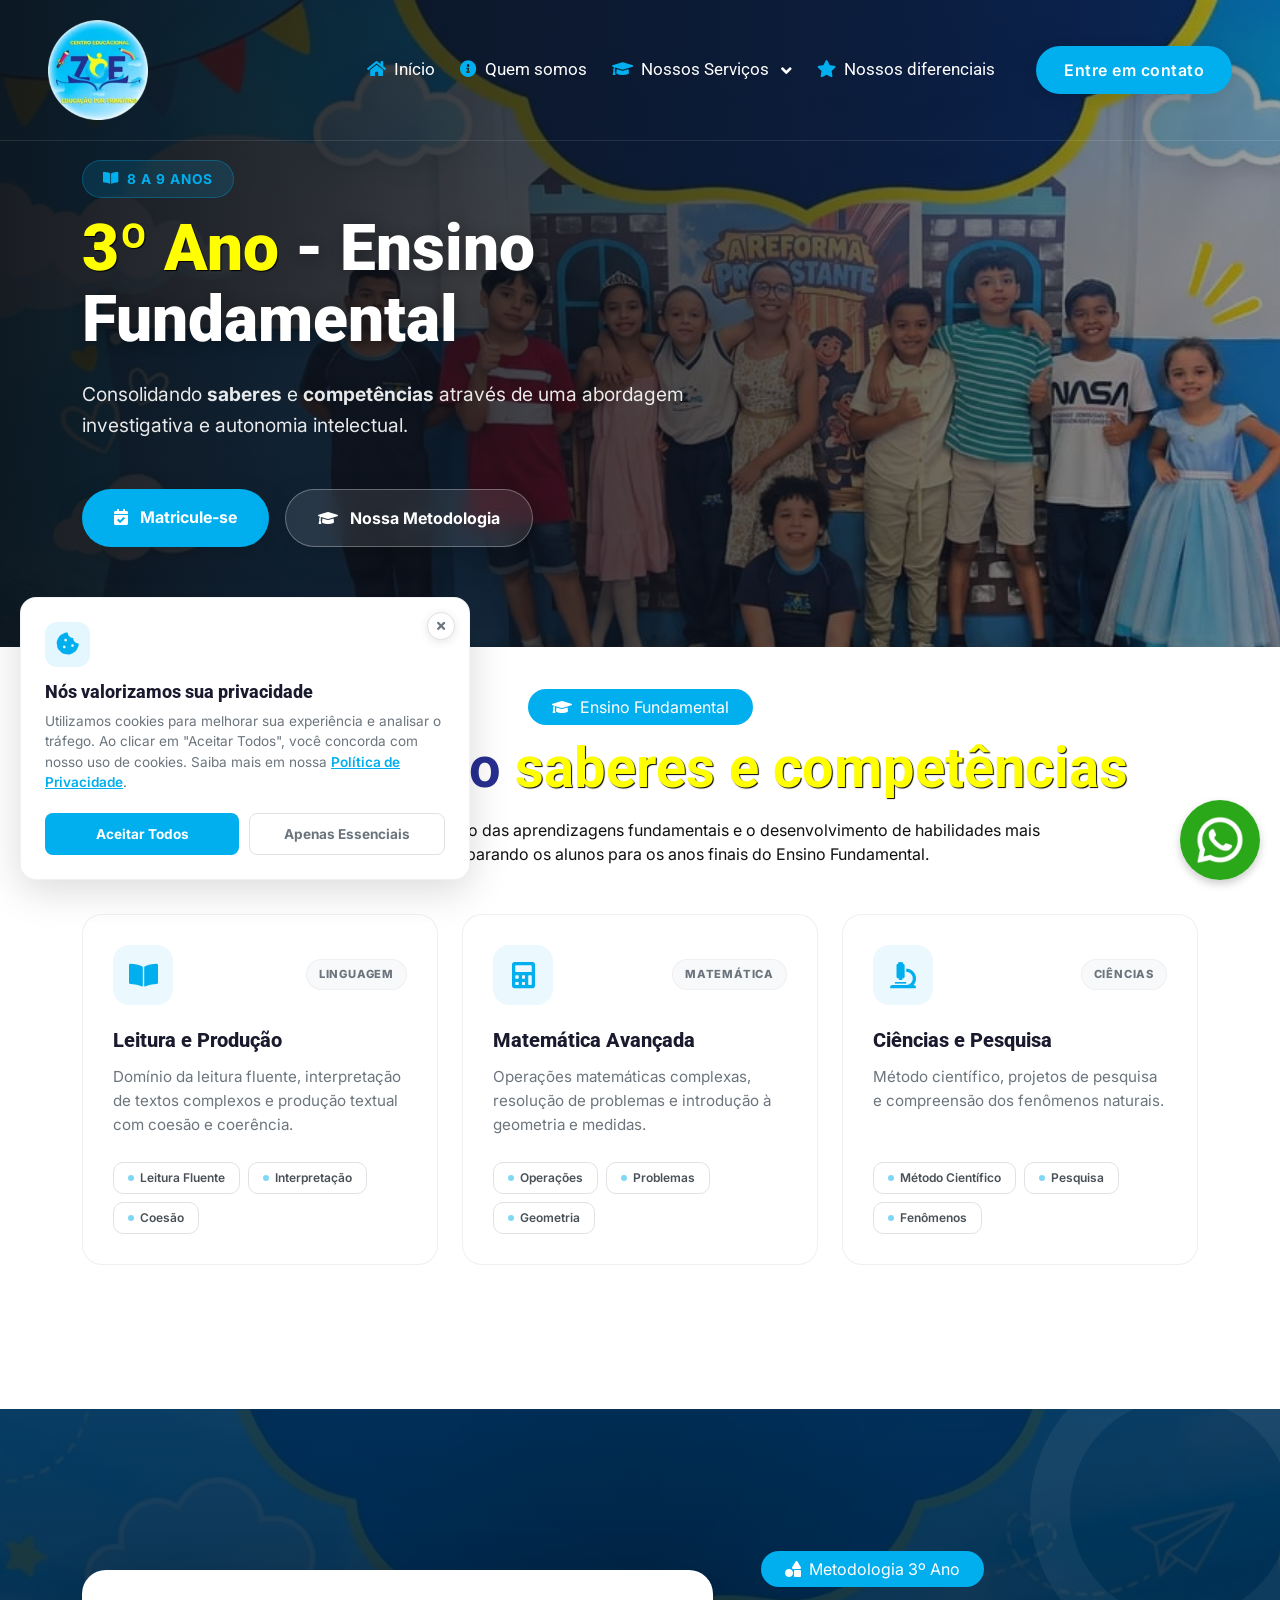
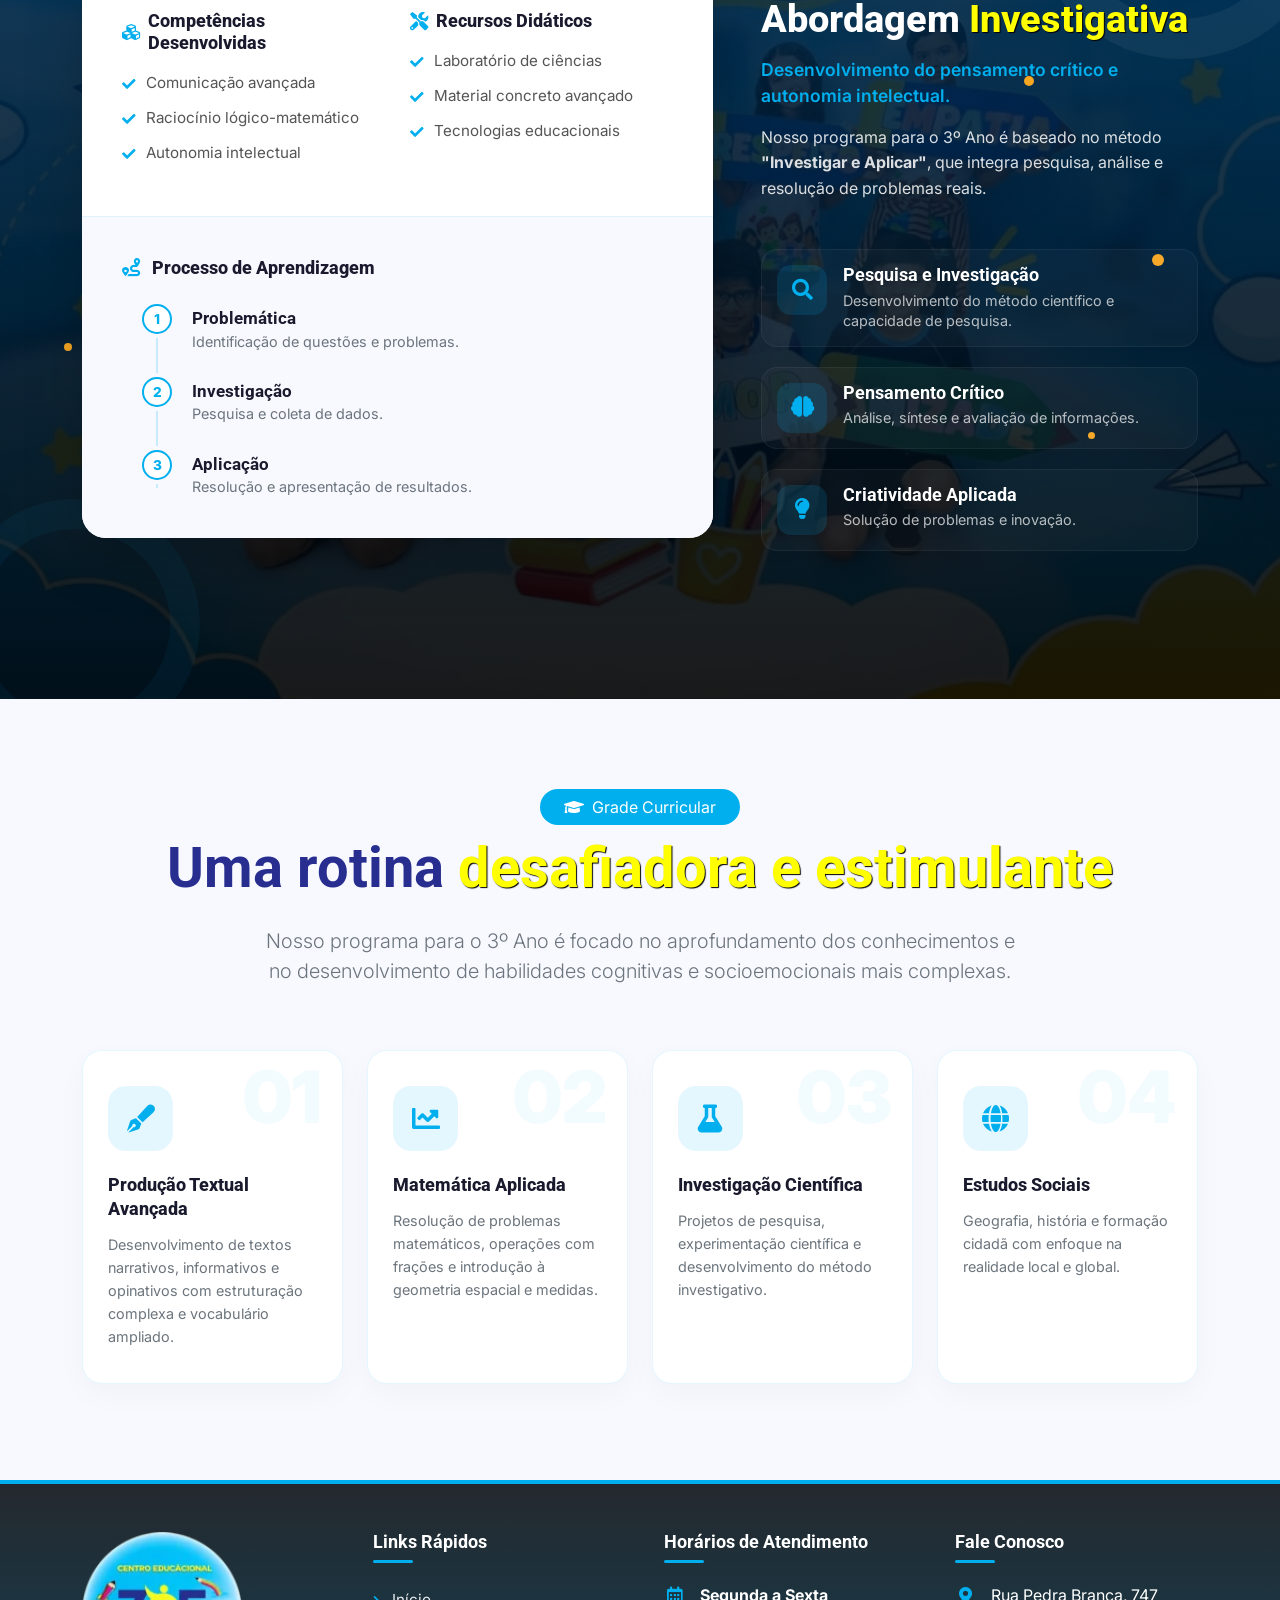
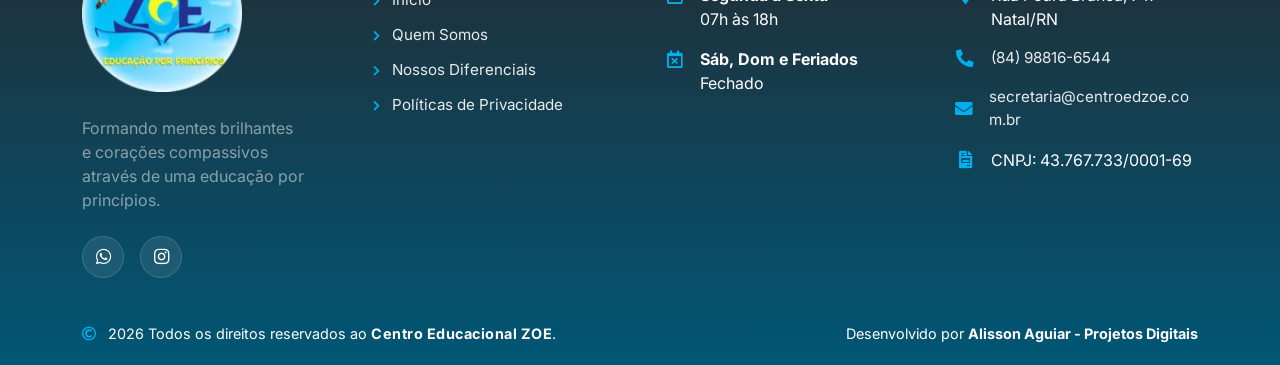
<file: 3_ano.html>
<!DOCTYPE html>
<html lang="pt-BR">

<head>
    <script async src="https://www.googletagmanager.com/gtm.js?id=GTM-59QC9VSQ"></script>
    <script>
        window.dataLayer = window.dataLayer || [];
        function gtag() { dataLayer.push(arguments); }
        gtag('js', new Date());
    </script>

    <script type="text/javascript">
        (function (c, l, a, r, i, t, y) {
            c[a] = c[a] || function () { (c[a].q = c[a].q || []).push(arguments) };
            t = l.createElement(r); t.async = 1; t.src = "https://www.clarity.ms/tag/" + i;
            y = l.getElementsByTagName(r)[0]; y.parentNode.insertBefore(t, y);
        })(window, document, "clarity", "script", "zjc30u0sl4");
    </script>

    <!-- ============================================
         META TAGS BÁSICAS E SEO
         ============================================ -->
    <meta charset="UTF-8">
    <meta name="viewport" content="width=device-width, initial-scale=1.0">
    <meta name="theme-color" content="#01afee">

    <title>3º Ano (8-9 anos) | Ensino Fundamental | Centro Educacional ZOE</title>
    <meta name="description"
        content="Conheça o 3º Ano do Centro Educacional ZOE em Nossa Senhora da Apresentação
Bairro em Natal/RN. Consolidando saberes e competências através de uma abordagem investigativa e autonomia intelectual.">
    <meta name="keywords"
        content="3º Ano, Ensino Fundamental, 8 anos, 9 anos, escola Natal RN, Centro Educacional ZOE, produção textual, investigação científica">
    <meta name="author" content="Centro Educacional ZOE">
    <meta name="robots" content="index, follow, max-image-preview:large">

    <link rel="canonical" href="https://centroedzoe.com.br/3_ano.html">

    <!-- Open Graph / Facebook -->
    <meta property="og:locale" content="pt_BR">
    <meta property="og:type" content="website">
    <meta property="og:title" content="3º Ano - Ensino Fundamental | Centro Educacional ZOE">
    <meta property="og:description"
        content="Consolidando saberes e competências através de uma abordagem investigativa e autonomia intelectual.">
    <meta property="og:url" content="https://centroedzoe.com.br/3_ano.html">
    <meta property="og:image" content="https://centroedzoe.com.br/img/logo_centro_educacional_zoe.webp">
    <meta property="og:image:width" content="1200">
    <meta property="og:image:height" content="630">
    <meta property="og:site_name" content="Centro Educacional ZOE">

    <!-- Twitter Card -->
    <meta name="twitter:card" content="summary_large_image">
    <meta name="twitter:title" content="3º Ano - Ensino Fundamental | Centro Educacional ZOE">
    <meta name="twitter:description"
        content="Consolidando saberes e competências através de uma abordagem investigativa e autonomia intelectual.">
    <meta name="twitter:image" content="https://centroedzoe.com.br/img/logo_centro_educacional_zoe.webp">

    <!-- Geo Tags -->
    <meta name="geo.region" content="BR-RN">
    <meta name="geo.placename" content="Natal, Rio Grande do Norte">
    <meta name="geo.position" content="-5.79448;-35.211">
    <meta name="ICBM" content="-5.79448, -35.211">

    <link rel="apple-touch-icon" sizes="180x180" href="img/apple-touch-icon.png">
    <link rel="icon" type="image/png" sizes="32x32" href="img/favicon-32x32.png">
    <link rel="icon" type="image/png" sizes="16x16" href="img/favicon-16x16.png">
    <link rel="icon" type="image/png" sizes="192x192" href="img/android-chrome-192x192.png">
    <link rel="manifest" href="img/site.webmanifest">

    <!-- ============================================
         OTIMIZAÇÃO DE FONTES
         ============================================ -->
    <link rel="preconnect" href="https://fonts.googleapis.com">
    <link rel="preconnect" href="https://fonts.gstatic.com" crossorigin>
    <link
        href="https://fonts.googleapis.com/css2?family=Inter:wght@400;600;800&family=Roboto:wght@400;500;700&display=swap"
        rel="stylesheet">

    <!-- ============================================
         OTIMIZAÇÃO DE IMAGEM LCP (HERO)
         ============================================ -->
    <link rel="preload" as="image" href="img/bg-hero-fundamental.webp">

    <!-- ============================================
         ÍCONES (FontAwesome Assíncrono)
         ============================================ -->
    <link rel="preload" href="https://use.fontawesome.com/releases/v5.15.4/css/all.css" as="style"
        onload="this.onload=null;this.rel='stylesheet'">
    <noscript>
        <link rel="stylesheet" href="https://use.fontawesome.com/releases/v5.15.4/css/all.css">
    </noscript>
    <link href="https://cdn.jsdelivr.net/npm/bootstrap-icons@1.4.1/font/bootstrap-icons.css" rel="stylesheet">

    <!-- ============================================
         OTIMIZAÇÃO DE CSS
         ============================================ -->
    <link href="css/bootstrap.min.css" rel="stylesheet">
    <link href="css/style.css" rel="stylesheet">

    <!-- CSS Não-crítico (Assíncrono) -->
    <link rel="stylesheet" href="lib/lightbox/css/lightbox.min.css" media="print" onload="this.media='all'">
    <link href="lib/owlcarousel/assets/owl.carousel.min.css" rel="stylesheet" media="print" onload="this.media='all'">
    <link rel="stylesheet" href="https://cdnjs.cloudflare.com/ajax/libs/animate.css/4.1.1/animate.min.css" media="print"
        onload="this.media='all'">
    <link href="lib/animate/animate.min.css" rel="stylesheet" media="print" onload="this.media='all'">


</head>

<body>
    <!-- Banner de Cookies -->
    <div id="cookie-banner" class="cookie-banner">
        <div class="cookie-content">
            <div class="cookie-icon">
                <i class="fas fa-cookie-bite"></i>
            </div>
            <div class="cookie-text">
                <h5>Nós valorizamos sua privacidade</h5>
                <p>
                    Utilizamos cookies para melhorar sua experiência e analisar o tráfego.
                    Ao clicar em "Aceitar Todos", você concorda com nosso uso de cookies.
                    Saiba mais em nossa <a href="politica-privacidade.html">Política de Privacidade</a>.
                </p>
            </div>
            <div class="cookie-buttons">
                <button id="btn-accept-all" class="btn-cookie btn-cookie-primary">Aceitar Todos</button>
                <button id="btn-essential" class="btn-cookie btn-cookie-outline">Apenas Essenciais</button>
            </div>
            <button id="btn-close-cookie" class="btn-cookie-close" aria-label="Fechar e aceitar apenas essenciais">
                <i class="fas fa-times"></i>
            </button>
        </div>
    </div>

    <a href="https://wa.me/558488166544?text=Olá,%20gostaria%20de%20mais%20informações%20sobre%20o%203º%20Ano."
        target="_blank" class="whatsapp-link" aria-label="Fale conosco pelo WhatsApp" onclick="gtag('event', 'clique_whatsapp', {'local': 'principal_3_ano'});">
        <img src="img/whatsapp.webp" alt="WhatsApp" width="80" height="80" fetchpriority="high" />
    </a>

    <!-- VLibras - Acessibilidade em Libras -->
    <div vw class="enabled">
        <div vw-access-button class="active"></div>
        <div vw-plugin-wrapper>
            <div class="vw-plugin-top-wrapper"></div>
        </div>
    </div>
    <script src="https://vlibras.gov.br/app/vlibras-plugin.js"></script>
    <script>
        new window.VLibras.Widget('https://vlibras.gov.br/app');
    </script>

    <!-- Spinner Start -->
    <div id="spinner"
        class="show bg-white position-fixed translate-middle w-100 vh-100 top-50 start-50 d-flex align-items-center justify-content-center">
        <div class="spinner-content text-center">
            <img src="img/logo_centro_educacional_zoe.webp" class="pulse-circle rounded-circle"
                alt="Logo Centro Educacional Zoe" width="100" height="100">
        </div>
    </div>
    <!-- Spinner End -->

    <!-- Navbar & Hero Start -->
    <div class="container-fluid position-relative p-0">
        <nav class="navbar navbar-expand-lg navbar-light px-4 px-lg-5 py-3 py-lg-0" id="mainNavbar">
            <div class="container-fluid p-0">
                <a href="index.html" class="navbar-brand p-0">
                    <img src="img/logo_centro_educacional_zoe.webp" alt="Logo" class="img-fluid rounded" width="100"
                        height="100">
                </a>

                <button class="navbar-toggler custom-toggler" type="button" data-bs-toggle="collapse"
                    data-bs-target="#navbarCollapse" aria-controls="navbarCollapse" aria-expanded="false"
                    aria-label="Toggle navigation">
                    <span class="hamburger-line"></span>
                    <span class="hamburger-line"></span>
                    <span class="hamburger-line"></span>
                </button>

                <div class="nav-overlay" id="navOverlay"></div>

                <div class="collapse navbar-collapse" id="navbarCollapse">
                    <button class="close-menu-btn d-lg-none" id="closeMenuBtn" aria-label="Fechar menu">
                        <i class="fas fa-times"></i>
                    </button>

                    <div class="navbar-nav ms-auto py-0">
                        <a href="index.html" class="nav-item nav-link"><i
                                class="fas fa-home text-primary me-2"></i>Início</a>
                        <a href="index.html#quem-somos" class="nav-item nav-link"><i
                                class="fas fa-info-circle text-primary me-2"></i>Quem somos</a>

                        <!-- Dropdown Nossos Serviços -->
                        <div class="nav-item dropdown dropdown-hover">
                            <a href="#" class="nav-link dropdown-toggle" id="servicesDropdown" role="button"
                                data-bs-toggle="dropdown" aria-expanded="false">
                                <i class="fas fa-graduation-cap text-primary me-2"></i>Nossos Serviços
                            </a>
                            <div class="dropdown-menu dropdown-menu-lg" aria-labelledby="servicesDropdown">
                                <div class="d-md-flex">
                                    <!-- Educação Infantil -->
                                    <div class="p-3 border-end">
                                        <h6 class="dropdown-header text-primary fw-bold">
                                            <i class="fas fa-child me-2"></i> Educação Infantil
                                        </h6>
                                        <div class="d-grid gap-1">
                                            <a class="dropdown-item d-flex align-items-center py-2"
                                                href="nivel_II.html">
                                                <span class="badge bg-primary rounded-circle me-2">II</span>
                                                <div><span class="d-block">Nível II</span><small class="text-muted">2
                                                        anos</small></div>
                                            </a>
                                            <a class="dropdown-item d-flex align-items-center py-2"
                                                href="nivel_III.html">
                                                <span class="badge bg-primary rounded-circle me-2">III</span>
                                                <div><span class="d-block">Nível III</span><small class="text-muted">3
                                                        anos</small></div>
                                            </a>
                                            <a class="dropdown-item d-flex align-items-center py-2"
                                                href="nivel_IV.html">
                                                <span class="badge bg-primary rounded-circle me-2">IV</span>
                                                <div><span class="d-block">Nível IV</span><small class="text-muted">4
                                                        anos</small></div>
                                            </a>
                                            <a class="dropdown-item d-flex align-items-center py-2" href="nivel_V.html">
                                                <span class="badge bg-primary rounded-circle me-2">V</span>
                                                <div><span class="d-block">Nível V</span><small class="text-muted">5
                                                        anos</small></div>
                                            </a>
                                            <a class="dropdown-item d-flex align-items-center py-2"
                                                href="tempo_integral.html">
                                                <span class="badge bg-primary rounded-circle me-2">IN</span>
                                                <div><span class="d-block">Tempo Integral</span><small
                                                        class="text-muted">Todos os níveis</small></div>
                                            </a>
                                        </div>
                                    </div>

                                    <!-- Ensino Fundamental -->
                                    <div class="p-3">
                                        <h6 class="dropdown-header text-primary fw-bold">
                                            <i class="fas fa-book-open me-2"></i> Ensino Fundamental
                                        </h6>
                                        <div class="d-grid gap-1">
                                            <a class="dropdown-item d-flex align-items-center py-2" href="1_ano.html">
                                                <span class="badge bg-primary rounded-circle me-2">1°</span>
                                                <div><span class="d-block">1° Ano</span><small class="text-muted">6-7
                                                        anos</small></div>
                                            </a>
                                            <a class="dropdown-item d-flex align-items-center py-2" href="2_ano.html">
                                                <span class="badge bg-primary rounded-circle me-2">2°</span>
                                                <div><span class="d-block">2° Ano</span><small class="text-muted">7-8
                                                        anos</small></div>
                                            </a>
                                            <a class="dropdown-item d-flex align-items-center py-2 active"
                                                href="3_ano.html">
                                                <span class="badge bg-primary rounded-circle me-2">3°</span>
                                                <div><span class="d-block">3° Ano</span><small class="text-muted">8-9
                                                        anos</small></div>
                                            </a>
                                            <a class="dropdown-item d-flex align-items-center py-2" href="4_ano.html">
                                                <span class="badge bg-primary rounded-circle me-2">4°</span>
                                                <div><span class="d-block">4° Ano</span><small class="text-muted">9-10
                                                        anos</small></div>
                                            </a>
                                            <a class="dropdown-item d-flex align-items-center py-2" href="5_ano.html">
                                                <span class="badge bg-primary rounded-circle me-2">5°</span>
                                                <div><span class="d-block">5° Ano</span><small class="text-muted">10-11
                                                        anos</small></div>
                                            </a>
                                            <a class="dropdown-item d-flex align-items-center py-2" href="6_ano.html">
                                                <span class="badge bg-primary rounded-circle me-2">6°</span>
                                                <div><span class="d-block">6° Ano</span><small class="text-muted">11-12
                                                        anos</small></div>
                                            </a>
                                            <!-- CORRIGIDO: Removido 'active' do 7º ano -->
                                            <a class="dropdown-item d-flex align-items-center py-2" href="7_ano.html">
                                                <span class="badge bg-primary rounded-circle me-2">7°</span>
                                                <div><span class="d-block">7° Ano</span><small class="text-muted">12-13
                                                        anos</small></div>
                                            </a>
                                        </div>
                                    </div>
                                </div>
                            </div>
                        </div>

                        <a href="index.html#nossos-diferenciais" class="nav-item nav-link"><i
                                class="fas fa-star text-primary me-2"></i>Nossos diferenciais</a>
                    </div>

                    <a href="https://wa.me/558488166544?text=Olá,%20gostaria%20de%20mais%20informações" target="_blank"
                        class="btn btn-primary-effect ms-lg-3 mt-3 mt-lg-0" onclick="gtag('event', 'clique_whatsapp', {'local': '3_ano_navbar_entre_em_contato'});">
                        Entre em contato
                    </a>
                </div>
            </div>
        </nav>

        <!-- Hero Banner -->
        <header class="page-hero"
            style="background-image: url('img/bg-hero-fundamental.webp'); background-position: bottom left;">
            <div class="page-hero-overlay"></div>

            <div class="container position-relative z-2">
                <div class="row">
                    <div class="col-lg-8 text-center text-lg-start">
                        <span class="hero-badge mb-3 wow fadeInDown" data-wow-delay="0.1s">
                            <i class="fas fa-book-open me-2"></i> 8 a 9 anos
                        </span>
                        <h1 class="hero-title mb-4 wow fadeInUp" data-wow-delay="0.2s">
                            <span class="text-warning">3º Ano</span> - Ensino Fundamental
                        </h1>
                        <p class="hero-text mb-5 wow fadeInUp" data-wow-delay="0.3s">
                            Consolidando <strong>saberes</strong> e <strong>competências</strong> através de uma
                            abordagem investigativa e autonomia intelectual.
                        </p>
                        <div class="hero-buttons d-flex flex-column flex-sm-row justify-content-center justify-content-lg-start gap-3 wow fadeInUp"
                            data-wow-delay="0.4s">
                            <a href="https://wa.me/558488166544?text=Olá, gostaria de matricular o meu filho(a) no 3º Ano!"
                                target="_blank" class="btn btn-primary btn-hero" onclick="gtag('event', 'clique_whatsapp', {'local': '3_ano_matriculese'});">
                                <i class="fas fa-calendar-check me-2"></i> Matricule-se
                            </a>
                            <a href="https://wa.me/558488166544?text=Olá, gostaria de conheça mais a metodologia do 3º Ano!"
                                target="_blank" class="btn btn-glass btn-hero" onclick="gtag('event', 'clique_whatsapp', {'local': '3_ano_nossa_metodologia'});">
                                <i class="fas fa-graduation-cap me-2"></i> Nossa Metodologia
                            </a>
                        </div>
                    </div>
                </div>
            </div>
        </header>
    </div>

    <!-- Desenvolvimento Integral no 3º Ano -->
    <section class="py-5 bg-white">
        <div class="container pb-5">
            <header class="text-center mx-auto pb-5 wow fadeInUp" data-wow-delay="0.2s">
                <span class=" bg-primary text-white rounded-pill px-4 py-2 mb-3">
                    <i class="fas fa-graduation-cap me-2"></i>Ensino Fundamental
                </span>
                <h2 class="display-4 text-purple fw-bold mt-3 mb-3">
                    Consolidando <span class="text-warning">saberes e competências</span>
                </h2>
                <p class="team-subtitle text-dark mx-auto">
                    O 3º Ano marca a consolidação das aprendizagens fundamentais e o desenvolvimento de habilidades mais
                    complexas, preparando os alunos para os anos finais do Ensino Fundamental.
                </p>
            </header>

            <div class="row g-4 mb-5 justify-content-center">

                <!-- PILAR 1 - LEITURA E PRODUÇÃO -->
                <div class="col-lg-4 col-md-6 wow fadeInUp" data-wow-delay="0.1s">
                    <article class="foundation-card">
                        <div class="foundation-card-top">
                            <div class="foundation-icon">
                                <i class="fas fa-book-open"></i>
                            </div>
                            <span class="foundation-badge">Linguagem</span>
                        </div>
                        <h4>Leitura e Produção</h4>
                        <p>Domínio da leitura fluente, interpretação de textos complexos e produção textual com coesão e
                            coerência.</p>

                        <div class="foundation-tags">
                            <span>Leitura Fluente</span>
                            <span>Interpretação</span>
                            <span>Coesão</span>
                        </div>
                    </article>
                </div>

                <!-- PILAR 2 - MATEMÁTICA AVANÇADA -->
                <div class="col-lg-4 col-md-6 wow fadeInUp" data-wow-delay="0.2s">
                    <article class="foundation-card">
                        <div class="foundation-card-top">
                            <div class="foundation-icon">
                                <i class="fas fa-calculator"></i>
                            </div>
                            <span class="foundation-badge">Matemática</span>
                        </div>
                        <h4>Matemática Avançada</h4>
                        <p>Operações matemáticas complexas, resolução de problemas e introdução à geometria e medidas.
                        </p>

                        <div class="foundation-tags">
                            <span>Operações</span>
                            <span>Problemas</span>
                            <span>Geometria</span>
                        </div>
                    </article>
                </div>

                <!-- PILAR 3 - CIÊNCIAS E PESQUISA -->
                <div class="col-lg-4 col-md-6 wow fadeInUp" data-wow-delay="0.3s">
                    <article class="foundation-card">
                        <div class="foundation-card-top">
                            <div class="foundation-icon">
                                <i class="fas fa-microscope"></i>
                            </div>
                            <span class="foundation-badge">Ciências</span>
                        </div>
                        <h4>Ciências e Pesquisa</h4>
                        <p>Método científico, projetos de pesquisa e compreensão dos fenômenos naturais.</p>

                        <div class="foundation-tags">
                            <span>Método Científico</span>
                            <span>Pesquisa</span>
                            <span>Fenômenos</span>
                        </div>
                    </article>
                </div>

            </div>
        </div>
    </section>

    <!-- Nossa Metodologia - 3º Ano (Layout Invertido) -->
    <section class="methodology-section bg-fundamental" id="nossa_metodologia">
        <div class="methodology-particles">
            <div class="particle"></div>
            <div class="particle"></div>
            <div class="particle"></div>
            <div class="particle"></div>
            <div class="particle"></div>
        </div>
        <div class="methodology-shape shape-1"></div>
        <div class="methodology-shape shape-2"></div>

        <div class="container py-5 position-relative z-2">
            <div class="row g-5 align-items-center">

                <!-- Coluna Esquerda: O Card Premium (INVERTIDO) -->
                <div class="col-lg-7 wow fadeInLeft" data-wow-delay="0.3s">
                    <article class="methodology-card">
                        <div class="methodology-card-top">
                            <div class="row g-4">
                                <div class="col-md-6">
                                    <div class="card-section">
                                        <h4 class="card-section-title"><i class="fas fa-cubes text-primary"></i>
                                            Competências Desenvolvidas</h4>
                                        <ul class="custom-list">
                                            <li>Comunicação avançada</li>
                                            <li>Raciocínio lógico-matemático</li>
                                            <li>Autonomia intelectual</li>
                                        </ul>
                                    </div>
                                </div>
                                <div class="col-md-6">
                                    <div class="card-section">
                                        <h4 class="card-section-title"><i class="fas fa-tools text-primary"></i>
                                            Recursos Didáticos</h4>
                                        <ul class="custom-list">
                                            <li>Laboratório de ciências</li>
                                            <li>Material concreto avançado</li>
                                            <li>Tecnologias educacionais</li>
                                        </ul>
                                    </div>
                                </div>
                            </div>
                        </div>

                        <div class="methodology-card-bottom">
                            <h4 class="process-title"><i class="fas fa-route text-primary me-2"></i> Processo de
                                Aprendizagem</h4>
                            <div class="process-timeline">
                                <div class="process-step">
                                    <div class="step-marker"><span>1</span></div>
                                    <div class="step-content">
                                        <h5>Problemática</h5>
                                        <p>Identificação de questões e problemas.</p>
                                    </div>
                                </div>
                                <div class="process-step">
                                    <div class="step-marker"><span>2</span></div>
                                    <div class="step-content">
                                        <h5>Investigação</h5>
                                        <p>Pesquisa e coleta de dados.</p>
                                    </div>
                                </div>
                                <div class="process-step">
                                    <div class="step-marker"><span>3</span></div>
                                    <div class="step-content">
                                        <h5>Aplicação</h5>
                                        <p>Resolução e apresentação de resultados.</p>
                                    </div>
                                </div>
                            </div>
                        </div>
                    </article>
                </div>

                <!-- Coluna Direita: Textos e Destaques (INVERTIDO) -->
                <div class="col-lg-5">
                    <header class="methodology-header wow fadeInRight" data-wow-delay="0.2s">
                        <span class=" bg-primary text-white rounded-pill px-4 py-2 mb-3">
                            <i class="fas fa-shapes me-2"></i>Metodologia 3º Ano
                        </span>
                        <h2 class="methodology-title mt-3 mb-3">
                            Abordagem <span class="text-warning">Investigativa</span>
                        </h2>
                        <p class="methodology-subtitle">
                            Desenvolvimento do pensamento crítico e autonomia intelectual.
                        </p>
                        <p class="methodology-text">
                            Nosso programa para o 3º Ano é baseado no método <strong>"Investigar e Aplicar"</strong>,
                            que integra pesquisa, análise e resolução de problemas reais.
                        </p>
                    </header>

                    <div class="methodology-features mt-5 wow fadeInRight" data-wow-delay="0.4s">
                        <article class="feature-item">
                            <div class="feature-icon"><i class="fas fa-search"></i></div>
                            <div class="feature-content">
                                <h4>Pesquisa e Investigação</h4>
                                <p>Desenvolvimento do método científico e capacidade de pesquisa.</p>
                            </div>
                        </article>
                        <article class="feature-item">
                            <div class="feature-icon"><i class="fas fa-brain"></i></div>
                            <div class="feature-content">
                                <h4>Pensamento Crítico</h4>
                                <p>Análise, síntese e avaliação de informações.</p>
                            </div>
                        </article>
                        <article class="feature-item">
                            <div class="feature-icon"><i class="fas fa-lightbulb"></i></div>
                            <div class="feature-content">
                                <h4>Criatividade Aplicada</h4>
                                <p>Solução de problemas e inovação.</p>
                            </div>
                        </article>
                    </div>
                </div>

            </div>
        </div>
    </section>

    <!-- Daily Activities Start (Novo Layout Grade Curricular) -->
    <section class="activities-section py-5" id="atividades">
        <div class="container py-5">
            <header class="text-center mx-auto pb-5 wow fadeInUp" data-wow-delay="0.2s">
                <span class=" bg-primary text-white rounded-pill px-4 py-2 mb-3">
                    <i class="fas fa-graduation-cap me-2"></i>Grade Curricular
                </span>
                <h2 class="display-4 fw-bold mb-4 text-purple mt-3 mb-3">
                    Uma rotina <span class="text-warning">desafiadora e estimulante</span>
                </h2>
                <p class="lead text-muted mx-auto" style="max-width: 750px;">
                    Nosso programa para o 3º Ano é focado no aprofundamento dos conhecimentos e no desenvolvimento de
                    habilidades cognitivas e socioemocionais mais complexas.
                </p>
            </header>

            <!-- Grade de Matérias -->
            <div class="row g-4 justify-content-center">

                <!-- Matéria 1 -->
                <div class="col-md-6 col-lg-3 wow fadeInUp" data-wow-delay="0.1s">
                    <article class="subject-card">
                        <div class="subject-number">01</div>
                        <div class="subject-icon">
                            <i class="fas fa-pen-fancy"></i>
                        </div>
                        <h4>Produção Textual Avançada</h4>
                        <p>Desenvolvimento de textos narrativos, informativos e opinativos com estruturação complexa e
                            vocabulário ampliado.</p>
                    </article>
                </div>

                <!-- Matéria 2 -->
                <div class="col-md-6 col-lg-3 wow fadeInUp" data-wow-delay="0.2s">
                    <article class="subject-card">
                        <div class="subject-number">02</div>
                        <div class="subject-icon">
                            <i class="fas fa-chart-line"></i>
                        </div>
                        <h4>Matemática Aplicada</h4>
                        <p>Resolução de problemas matemáticos, operações com frações e introdução à geometria espacial e
                            medidas.</p>
                    </article>
                </div>

                <!-- Matéria 3 -->
                <div class="col-md-6 col-lg-3 wow fadeInUp" data-wow-delay="0.3s">
                    <article class="subject-card">
                        <div class="subject-number">03</div>
                        <div class="subject-icon">
                            <i class="fas fa-flask"></i>
                        </div>
                        <h4>Investigação Científica</h4>
                        <p>Projetos de pesquisa, experimentação científica e desenvolvimento do método investigativo.
                        </p>
                    </article>
                </div>

                <!-- Matéria 4 -->
                <div class="col-md-6 col-lg-3 wow fadeInUp" data-wow-delay="0.4s">
                    <article class="subject-card">
                        <div class="subject-number">04</div>
                        <div class="subject-icon">
                            <i class="fas fa-globe"></i>
                        </div>
                        <h4>Estudos Sociais</h4>
                        <p>Geografia, história e formação cidadã com enfoque na realidade local e global.</p>
                    </article>
                </div>

            </div>
        </div>
    </section>

    <!-- Footer Start -->
    <footer class="footer-custom-bg wow fadeIn" data-wow-delay="0.2s">
        <div class="footer-overlay"></div>
        <div class="container pt-5 pb-4 position-relative z-2">
            <div class="row g-4 g-lg-5">
                <!-- Coluna 1: Logo e Redes Sociais -->
                <div class="col-lg-4 col-xl-3 text-center text-lg-start">
                    <div class="footer-brand">
                        <a href="index.html" class="d-inline-block mb-4">
                            <img src="img/logo_centro_educacional_zoe.webp" alt="Logo Centro Educacional ZOE"
                                class="footer-logo img-fluid" loading="lazy" width="160" height="160">
                        </a>
                        <p class="text-white-50 mb-4 d-none d-lg-block">
                            Formando mentes brilhantes e corações compassivos através de uma educação por princípios.
                        </p>
                        <div class="footer-social d-flex justify-content-center justify-content-lg-start gap-3">
                            <a href="https://wa.me/558488166544?text=Olá,%20gostaria%20de%20mais%20informações" 
                                target="_blank" class="social-btn" aria-label="WhatsApp" onclick="gtag('event', 'clique_whatsapp', {'local': '3_ano_rodape'});">
                                <i class="fab fa-whatsapp"></i>
                            </a>
                            <a href="https://www.instagram.com/centroedzoe/" target="_blank" class="social-btn"
                                aria-label="Instagram" onclick="gtag('event', 'clique_instagram', {'local': '3_ano_rodape'});">
                                <i class="fab fa-instagram"></i>
                            </a>
                        </div>
                    </div>
                </div>

                <!-- Coluna 2: Links Rápidos -->
                <div class="col-md-6 col-lg-4 col-xl-3">
                    <div class="footer-links">
                        <h4 class="footer-title">Links Rápidos</h4>
                        <ul class="list-unstyled mb-0">
                            <li><a href="#" class="footer-link"><i class="fas fa-chevron-right"></i> Início</a></li>
                            <li><a href="index.html#quem-somos" class="footer-link"><i class="fas fa-chevron-right"></i>
                                    Quem
                                    Somos</a></li>
                            <li><a href="index.html#nossos-diferenciais" class="footer-link"><i
                                        class="fas fa-chevron-right"></i>
                                    Nossos Diferenciais</a></li>
                            <li><a href="politica-privacidade.html" class="footer-link"><i
                                        class="fas fa-chevron-right"></i> Políticas de
                                    Privacidade</a></li>

                        </ul>
                    </div>
                </div>

                <!-- Coluna 3: Horários -->
                <div class="col-md-6 col-lg-4 col-xl-3">
                    <div class="footer-hours">
                        <h4 class="footer-title">Horários de Atendimento</h4>
                        <ul class="list-unstyled mb-0">
                            <li class="d-flex align-items-start mb-3">
                                <i class="far fa-calendar-alt text-primary mt-1 me-3"></i>
                                <div>
                                    <span class="d-block text-white fw-bold">Segunda a Sexta</span>
                                    <span class="text-white">07h às 18h</span>
                                </div>
                            </li>
                            <li class="d-flex align-items-start">
                                <i class="far fa-calendar-times text-primary mt-1 me-3"></i>
                                <div>
                                    <span class="d-block text-white fw-bold">Sáb, Dom e Feriados</span>
                                    <span class="text-white">Fechado</span>
                                </div>
                            </li>
                        </ul>
                    </div>
                </div>

                <!-- Coluna 4: Contatos -->
                <div class="col-md-6 col-lg-12 col-xl-3">
                    <div class="footer-contact">
                        <h4 class="footer-title">Fale Conosco</h4>
                        <ul class="list-unstyled mb-0">
                            <li class="d-flex align-items-start mb-3">
                                <i class="fas fa-map-marker-alt text-primary mt-1 me-3"></i>
                                <span class="text-white">Rua Pedra Branca, 747<br>Natal/RN</span>
                            </li>
                            <li class="d-flex align-items-center mb-3">
                                <i class="fas fa-phone-alt text-primary me-3"></i>
                                <a href="https://wa.me/558488166544" target="_blank" class="footer-link p-0">(84)
                                    98816-6544</a>
                            </li>
                            <li class="d-flex align-items-center mb-3">
                                <i class="fas fa-envelope text-primary me-3"></i>
                                <a href="mailto:secretaria@centroedzoe.com.br"
                                    class="footer-link p-0 text-break">secretaria@centroedzoe.com.br</a>
                            </li>
                            <li class="d-flex align-items-center">
                                <i class="fas fa-file-invoice text-primary me-3"></i>
                                <span class="text-white">CNPJ: 43.767.733/0001-69</span>
                            </li>
                        </ul>
                    </div>
                </div>
            </div>
        </div>

        <!-- Copyright -->
        <div class="footer-copyright position-relative z-2">
            <div class="container">
                <div class="row align-items-center">
                    <div class="col-md-6 text-center text-md-start mb-3 mb-md-0">
                        <p class="mb-0 text-white">
                            <i class="far fa-copyright text-primary me-2"></i>
                            <span id="ano-atual"></span> Todos os direitos reservados ao <strong
                                class="text-white">Centro Educacional ZOE</strong>.
                        </p>
                    </div>
                    <div class="col-md-6 text-center text-md-end">
                        <p class="mb-0 text-white">
                            Desenvolvido por <a href="#"
                                class="text-white fw-bold text-decoration-none hover-text-primary">Alisson Aguiar -
                                Projetos Digitais</a>
                        </p>
                    </div>
                </div>
            </div>
        </div>
    </footer>

    <!-- ============================================
         SCRIPTS OTIMIZADOS
         ============================================ -->
    <script>
        document.getElementById("ano-atual").textContent = new Date().getFullYear();
    </script>

    <!-- Bibliotecas carregadas com Defer para não travar a renderização -->
    <script defer src="https://ajax.googleapis.com/ajax/libs/jquery/3.6.4/jquery.min.js"></script>
    <script defer src="https://cdn.jsdelivr.net/npm/bootstrap@5.0.0/dist/js/bootstrap.bundle.min.js"></script>
    <script defer src="lib/wow/wow.min.js"></script>
    <script defer src="lib/easing/easing.min.js"></script>
    <script defer src="lib/waypoints/waypoints.min.js"></script>
    <script defer src="lib/counterup/counterup.min.js"></script>
    <script defer src="lib/lightbox/js/lightbox.min.js"></script>
    <script defer src="lib/owlcarousel/owl.carousel.min.js"></script>

    <!-- Script para fechar o menu mobile ao clicar nos links -->
    <script>
        document.addEventListener('DOMContentLoaded', function () {
            const menuLinks = document.querySelectorAll('.navbar-nav .nav-link:not(.dropdown-toggle), .navbar-nav .dropdown-item');
            const navbarCollapse = document.getElementById('navbarCollapse');

            if (navbarCollapse) {
                menuLinks.forEach(link => {
                    link.addEventListener('click', function () {
                        if (navbarCollapse.classList.contains('show')) {
                            const bsCollapse = bootstrap.Collapse.getInstance(navbarCollapse) || new bootstrap.Collapse(navbarCollapse, { toggle: false });
                            bsCollapse.hide();
                        }
                    });
                });
            }
        });
    </script>

    <script defer src="js/main.js"></script>
</body>

</html>
</file>
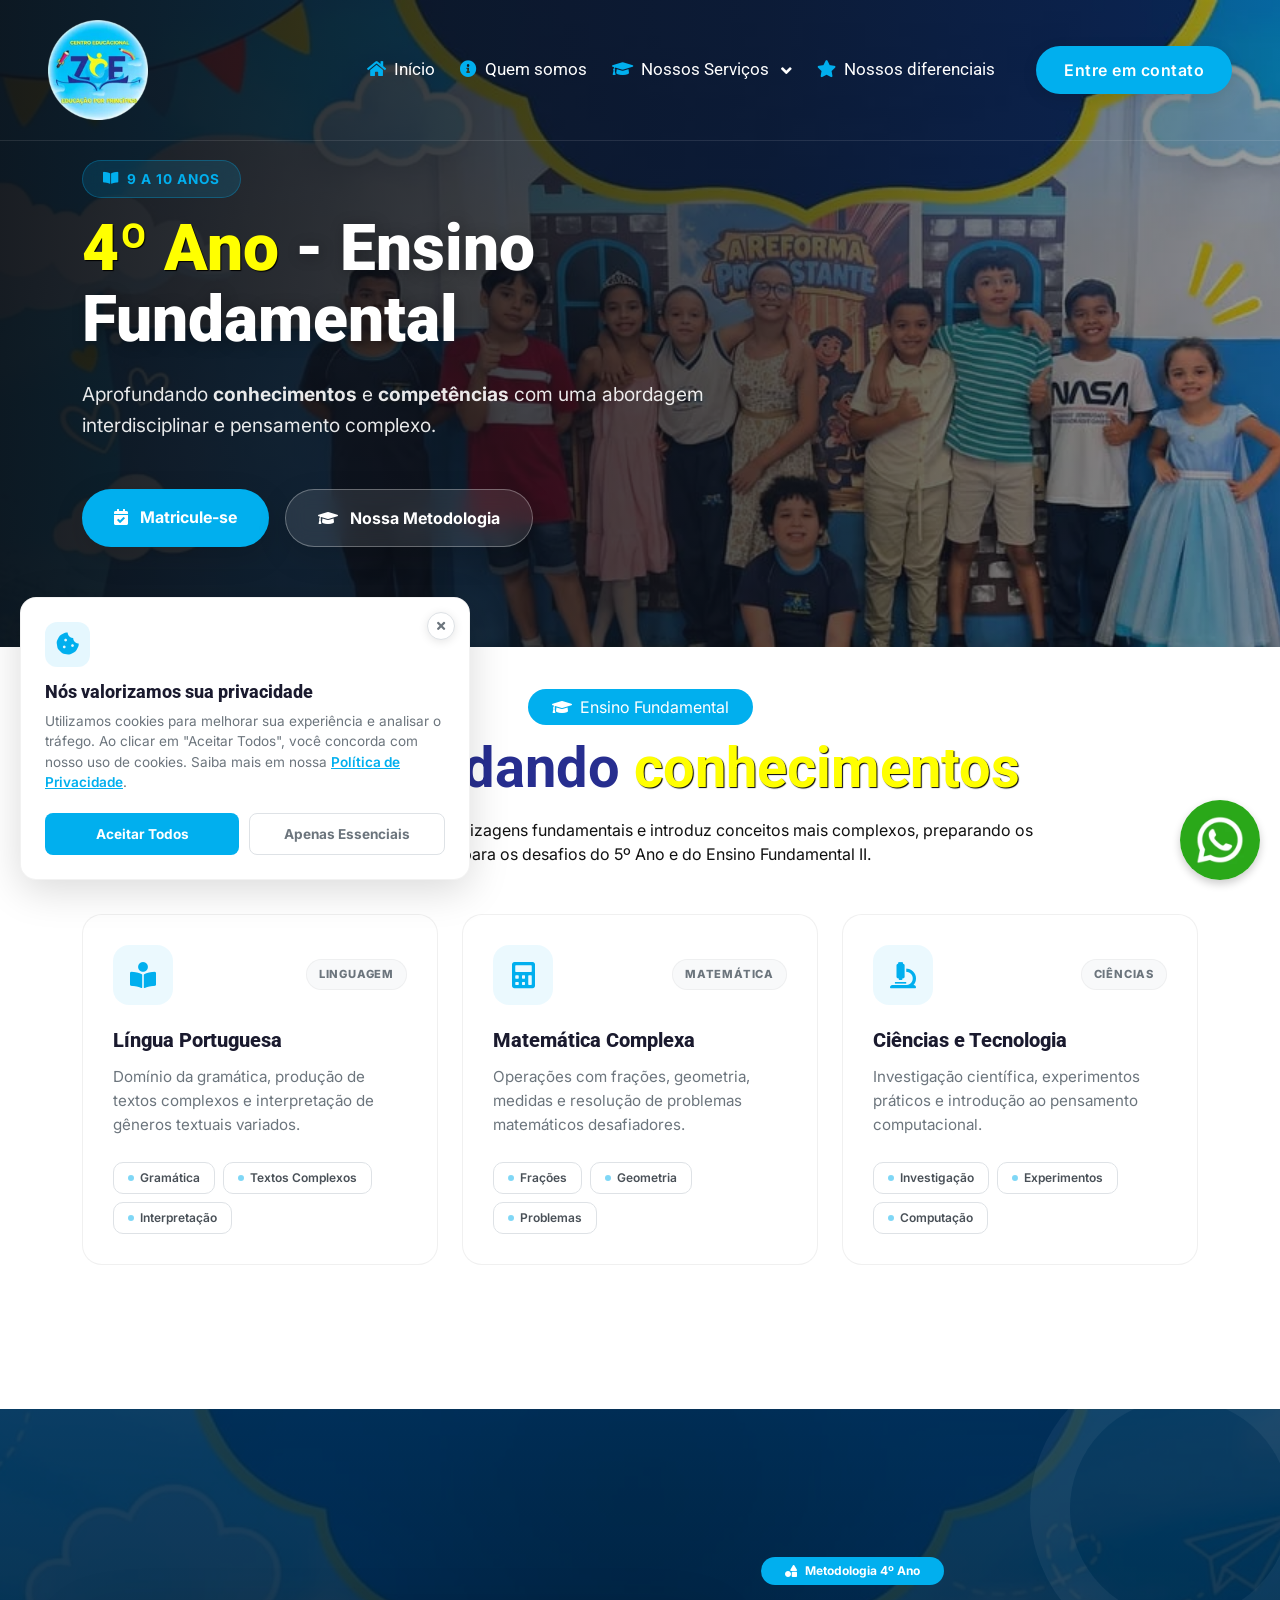
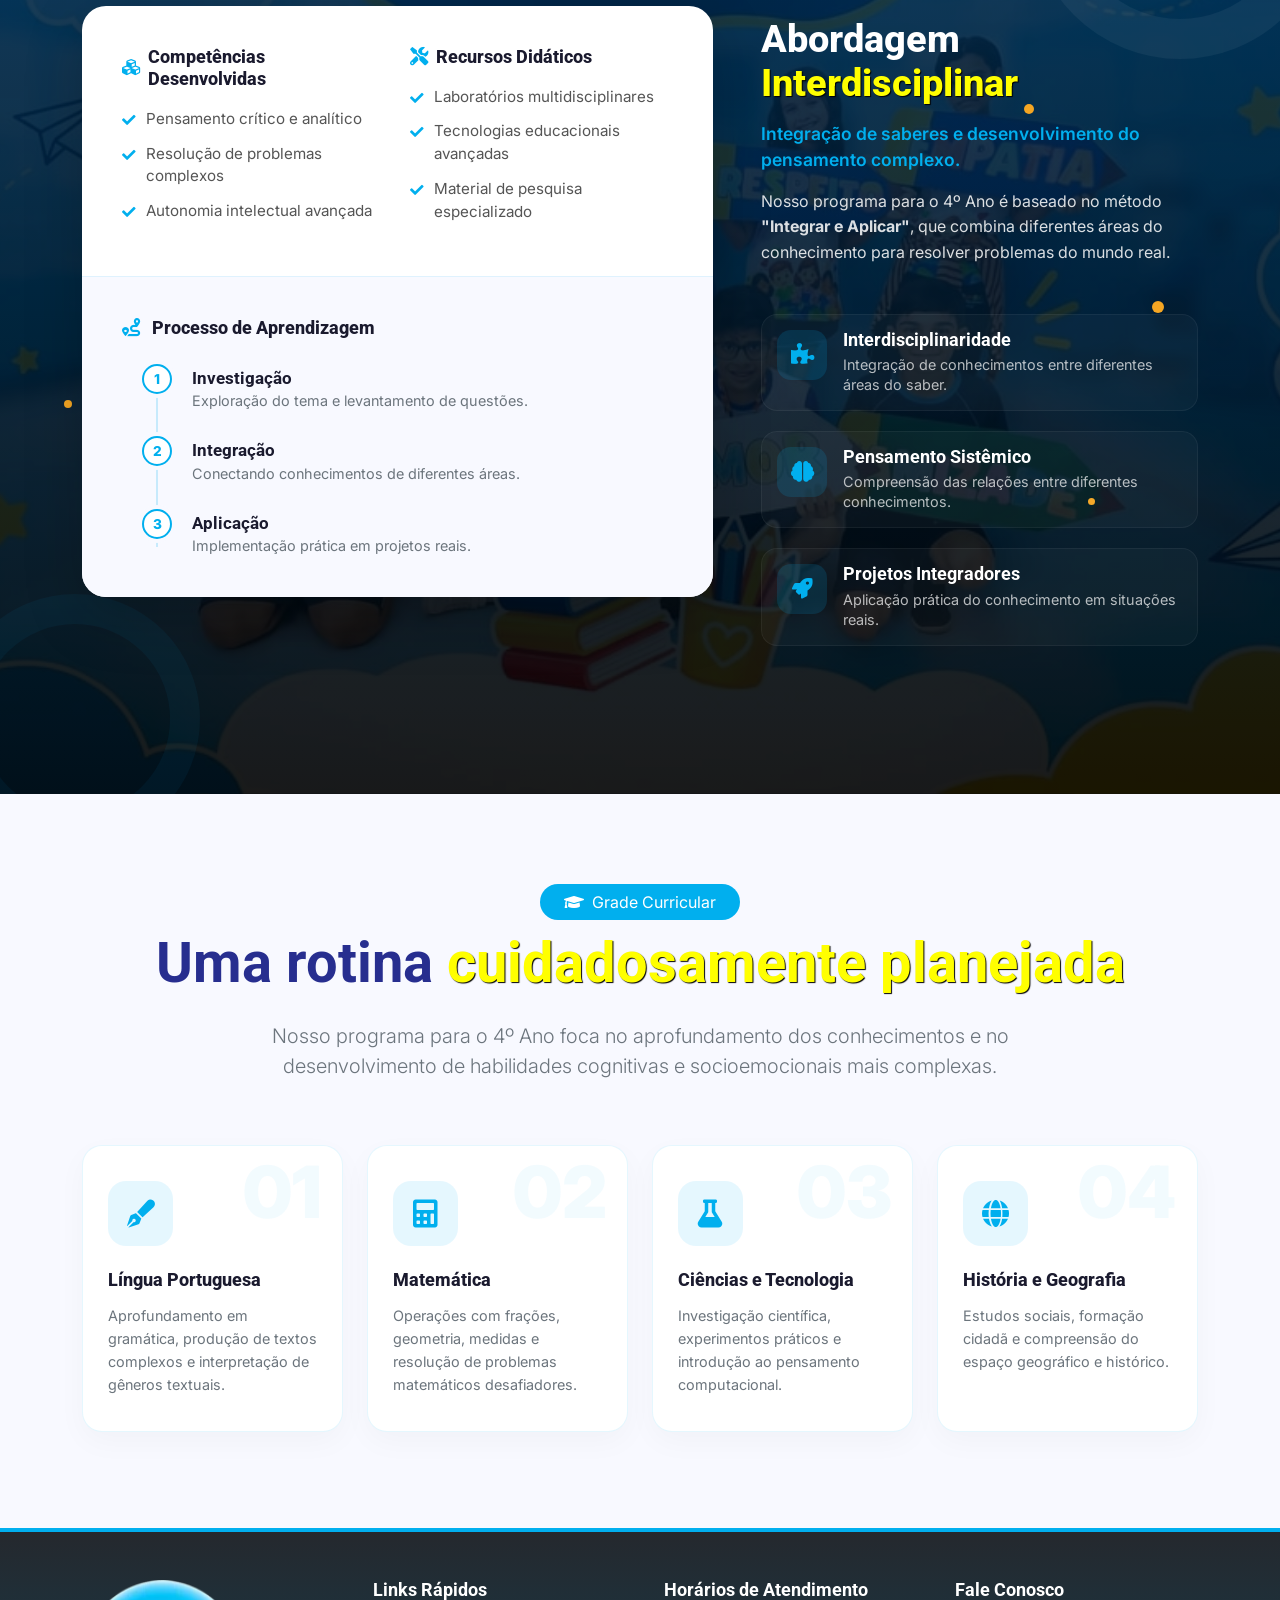
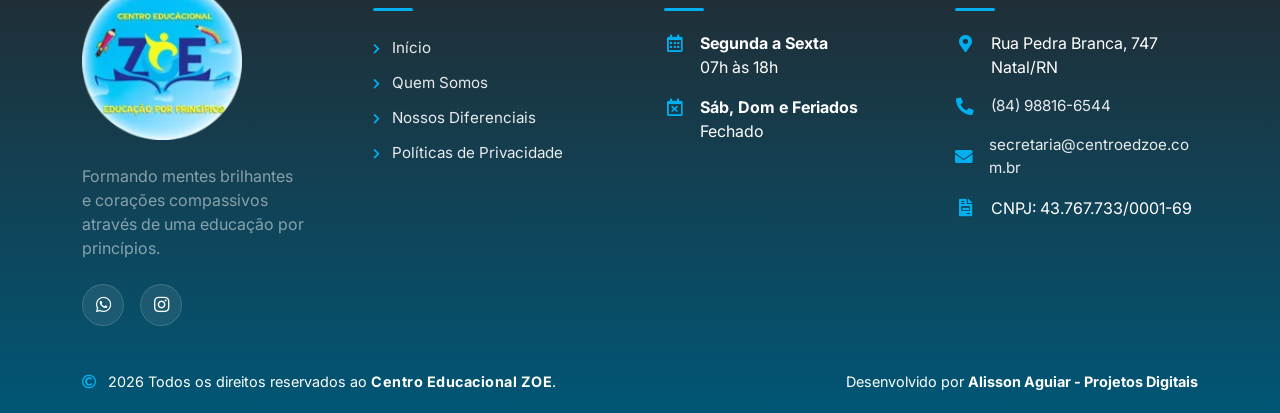
<file: 4_ano.html>
<!DOCTYPE html>
<html lang="pt-BR">

<head>
    <script async src="https://www.googletagmanager.com/gtm.js?id=GTM-59QC9VSQ"></script>
    <script>
        window.dataLayer = window.dataLayer || [];
        function gtag() { dataLayer.push(arguments); }
        gtag('js', new Date());
    </script>

    <script type="text/javascript">
        (function (c, l, a, r, i, t, y) {
            c[a] = c[a] || function () { (c[a].q = c[a].q || []).push(arguments) };
            t = l.createElement(r); t.async = 1; t.src = "https://www.clarity.ms/tag/" + i;
            y = l.getElementsByTagName(r)[0]; y.parentNode.insertBefore(t, y);
        })(window, document, "clarity", "script", "zjc30u0sl4");
    </script>

    <!-- ============================================
         META TAGS BÁSICAS E SEO
         ============================================ -->
    <meta charset="UTF-8">
    <meta name="viewport" content="width=device-width, initial-scale=1.0">
    <meta name="theme-color" content="#01afee">

    <title>4º Ano (9-10 anos) | Ensino Fundamental | Centro Educacional ZOE</title>
    <meta name="description" content="Conheça o 4º Ano do Centro Educacional ZOE em Nossa Senhora da Apresentação
Bairro em Natal/RN. Aprofundando conhecimentos e competências com abordagem interdisciplinar e pensamento complexo.">
    <meta name="keywords"
        content="4º Ano, Ensino Fundamental, 9 anos, 10 anos, escola Natal RN, Centro Educacional ZOE, gramática, frações, pensamento computacional">
    <meta name="author" content="Centro Educacional ZOE">
    <meta name="robots" content="index, follow, max-image-preview:large">

    <link rel="canonical" href="https://centroedzoe.com.br/4_ano.html">

    <!-- Open Graph / Facebook -->
    <meta property="og:locale" content="pt_BR">
    <meta property="og:type" content="website">
    <meta property="og:title" content="4º Ano - Ensino Fundamental | Centro Educacional ZOE">
    <meta property="og:description"
        content="Aprofundando conhecimentos e competências com abordagem interdisciplinar e pensamento complexo.">
    <meta property="og:url" content="https://centroedzoe.com.br/4_ano.html">
    <meta property="og:image" content="https://centroedzoe.com.br/img/logo_centro_educacional_zoe.webp">
    <meta property="og:image:width" content="1200">
    <meta property="og:image:height" content="630">
    <meta property="og:site_name" content="Centro Educacional ZOE">

    <!-- Twitter Card -->
    <meta name="twitter:card" content="summary_large_image">
    <meta name="twitter:title" content="4º Ano - Ensino Fundamental | Centro Educacional ZOE">
    <meta name="twitter:description"
        content="Aprofundando conhecimentos e competências com abordagem interdisciplinar e pensamento complexo.">
    <meta name="twitter:image" content="https://centroedzoe.com.br/img/logo_centro_educacional_zoe.webp">

    <!-- Geo Tags -->
    <meta name="geo.region" content="BR-RN">
    <meta name="geo.placename" content="Natal, Rio Grande do Norte">
    <meta name="geo.position" content="-5.79448;-35.211">
    <meta name="ICBM" content="-5.79448, -35.211">

    <link rel="apple-touch-icon" sizes="180x180" href="img/apple-touch-icon.png">
    <link rel="icon" type="image/png" sizes="32x32" href="img/favicon-32x32.png">
    <link rel="icon" type="image/png" sizes="16x16" href="img/favicon-16x16.png">
    <link rel="icon" type="image/png" sizes="192x192" href="img/android-chrome-192x192.png">
    <link rel="manifest" href="img/site.webmanifest">

    <!-- ============================================
         OTIMIZAÇÃO DE FONTES
         ============================================ -->
    <link rel="preconnect" href="https://fonts.googleapis.com">
    <link rel="preconnect" href="https://fonts.gstatic.com" crossorigin>
    <link
        href="https://fonts.googleapis.com/css2?family=Inter:wght@400;600;800&family=Roboto:wght@400;500;700&display=swap"
        rel="stylesheet">

    <!-- ============================================
         OTIMIZAÇÃO DE IMAGEM LCP (HERO)
         ============================================ -->
    <link rel="preload" as="image" href="img/bg-hero-fundamental.webp">

    <!-- ============================================
         ÍCONES (FontAwesome Assíncrono)
         ============================================ -->
    <link rel="preload" href="https://use.fontawesome.com/releases/v5.15.4/css/all.css" as="style"
        onload="this.onload=null;this.rel='stylesheet'">
    <noscript>
        <link rel="stylesheet" href="https://use.fontawesome.com/releases/v5.15.4/css/all.css">
    </noscript>
    <link href="https://cdn.jsdelivr.net/npm/bootstrap-icons@1.4.1/font/bootstrap-icons.css" rel="stylesheet">

    <!-- ============================================
         OTIMIZAÇÃO DE CSS
         ============================================ -->
    <link href="css/bootstrap.min.css" rel="stylesheet">
    <link href="css/style.css" rel="stylesheet">

    <!-- CSS Não-crítico (Assíncrono) -->
    <link rel="stylesheet" href="lib/lightbox/css/lightbox.min.css" media="print" onload="this.media='all'">
    <link href="lib/owlcarousel/assets/owl.carousel.min.css" rel="stylesheet" media="print" onload="this.media='all'">
    <link rel="stylesheet" href="https://cdnjs.cloudflare.com/ajax/libs/animate.css/4.1.1/animate.min.css" media="print"
        onload="this.media='all'">
    <link href="lib/animate/animate.min.css" rel="stylesheet" media="print" onload="this.media='all'">


</head>

<body>
    <!-- Banner de Cookies -->
    <div id="cookie-banner" class="cookie-banner">
        <div class="cookie-content">
            <div class="cookie-icon">
                <i class="fas fa-cookie-bite"></i>
            </div>
            <div class="cookie-text">
                <h5>Nós valorizamos sua privacidade</h5>
                <p>
                    Utilizamos cookies para melhorar sua experiência e analisar o tráfego.
                    Ao clicar em "Aceitar Todos", você concorda com nosso uso de cookies.
                    Saiba mais em nossa <a href="politica-privacidade.html">Política de Privacidade</a>.
                </p>
            </div>
            <div class="cookie-buttons">
                <button id="btn-accept-all" class="btn-cookie btn-cookie-primary">Aceitar Todos</button>
                <button id="btn-essential" class="btn-cookie btn-cookie-outline">Apenas Essenciais</button>
            </div>
            <button id="btn-close-cookie" class="btn-cookie-close" aria-label="Fechar e aceitar apenas essenciais">
                <i class="fas fa-times"></i>
            </button>
        </div>
    </div>

    <a href="https://wa.me/558488166544?text=Olá,%20gostaria%20de%20mais%20informações%20sobre%20o%204º%20Ano."
        target="_blank" class="whatsapp-link" aria-label="Fale conosco pelo WhatsApp" onclick="gtag('event', 'clique_whatsapp', {'local': 'principal_4_ano'});">
        <img src="img/whatsapp.webp" alt="WhatsApp" width="80" height="80" fetchpriority="high" />
    </a>

    <!-- VLibras - Acessibilidade em Libras -->
    <div vw class="enabled">
        <div vw-access-button class="active"></div>
        <div vw-plugin-wrapper>
            <div class="vw-plugin-top-wrapper"></div>
        </div>
    </div>
    <script src="https://vlibras.gov.br/app/vlibras-plugin.js"></script>
    <script>
        new window.VLibras.Widget('https://vlibras.gov.br/app');
    </script>

    <!-- Spinner Start -->
    <div id="spinner"
        class="show bg-white position-fixed translate-middle w-100 vh-100 top-50 start-50 d-flex align-items-center justify-content-center">
        <div class="spinner-content text-center">
            <img src="img/logo_centro_educacional_zoe.webp" class="pulse-circle rounded-circle"
                alt="Logo Centro Educacional Zoe" width="100" height="100">
        </div>
    </div>
    <!-- Spinner End -->

    <!-- Navbar & Hero Start -->
    <div class="container-fluid position-relative p-0">
        <nav class="navbar navbar-expand-lg navbar-light px-4 px-lg-5 py-3 py-lg-0" id="mainNavbar">
            <div class="container-fluid p-0">
                <a href="index.html" class="navbar-brand p-0">
                    <img src="img/logo_centro_educacional_zoe.webp" alt="Logo" class="img-fluid rounded" width="100"
                        height="100">
                </a>

                <button class="navbar-toggler custom-toggler" type="button" data-bs-toggle="collapse"
                    data-bs-target="#navbarCollapse" aria-controls="navbarCollapse" aria-expanded="false"
                    aria-label="Toggle navigation">
                    <span class="hamburger-line"></span>
                    <span class="hamburger-line"></span>
                    <span class="hamburger-line"></span>
                </button>

                <div class="nav-overlay" id="navOverlay"></div>

                <div class="collapse navbar-collapse" id="navbarCollapse">
                    <button class="close-menu-btn d-lg-none" id="closeMenuBtn" aria-label="Fechar menu">
                        <i class="fas fa-times"></i>
                    </button>

                    <div class="navbar-nav ms-auto py-0">
                        <a href="index.html" class="nav-item nav-link"><i
                                class="fas fa-home text-primary me-2"></i>Início</a>
                        <a href="index.html#quem-somos" class="nav-item nav-link"><i
                                class="fas fa-info-circle text-primary me-2"></i>Quem somos</a>

                        <!-- Dropdown Nossos Serviços -->
                        <div class="nav-item dropdown dropdown-hover">
                            <a href="#" class="nav-link dropdown-toggle" id="servicesDropdown" role="button"
                                data-bs-toggle="dropdown" aria-expanded="false">
                                <i class="fas fa-graduation-cap text-primary me-2"></i>Nossos Serviços
                            </a>
                            <div class="dropdown-menu dropdown-menu-lg" aria-labelledby="servicesDropdown">
                                <div class="d-md-flex">
                                    <!-- Educação Infantil -->
                                    <div class="p-3 border-end">
                                        <h6 class="dropdown-header text-primary fw-bold">
                                            <i class="fas fa-child me-2"></i> Educação Infantil
                                        </h6>
                                        <div class="d-grid gap-1">
                                            <a class="dropdown-item d-flex align-items-center py-2"
                                                href="nivel_II.html">
                                                <span class="badge bg-primary rounded-circle me-2">II</span>
                                                <div><span class="d-block">Nível II</span><small class="text-muted">2
                                                        anos</small></div>
                                            </a>
                                            <a class="dropdown-item d-flex align-items-center py-2"
                                                href="nivel_III.html">
                                                <span class="badge bg-primary rounded-circle me-2">III</span>
                                                <div><span class="d-block">Nível III</span><small class="text-muted">3
                                                        anos</small></div>
                                            </a>
                                            <a class="dropdown-item d-flex align-items-center py-2"
                                                href="nivel_IV.html">
                                                <span class="badge bg-primary rounded-circle me-2">IV</span>
                                                <div><span class="d-block">Nível IV</span><small class="text-muted">4
                                                        anos</small></div>
                                            </a>
                                            <a class="dropdown-item d-flex align-items-center py-2" href="nivel_V.html">
                                                <span class="badge bg-primary rounded-circle me-2">V</span>
                                                <div><span class="d-block">Nível V</span><small class="text-muted">5
                                                        anos</small></div>
                                            </a>
                                            <a class="dropdown-item d-flex align-items-center py-2"
                                                href="tempo_integral.html">
                                                <span class="badge bg-primary rounded-circle me-2">IN</span>
                                                <div><span class="d-block">Tempo Integral</span><small
                                                        class="text-muted">Todos os níveis</small></div>
                                            </a>
                                        </div>
                                    </div>

                                    <!-- Ensino Fundamental -->
                                    <div class="p-3">
                                        <h6 class="dropdown-header text-primary fw-bold">
                                            <i class="fas fa-book-open me-2"></i> Ensino Fundamental
                                        </h6>
                                        <div class="d-grid gap-1">
                                            <a class="dropdown-item d-flex align-items-center py-2" href="1_ano.html">
                                                <span class="badge bg-primary rounded-circle me-2">1°</span>
                                                <div><span class="d-block">1° Ano</span><small class="text-muted">6-7
                                                        anos</small></div>
                                            </a>
                                            <a class="dropdown-item d-flex align-items-center py-2" href="2_ano.html">
                                                <span class="badge bg-primary rounded-circle me-2">2°</span>
                                                <div><span class="d-block">2° Ano</span><small class="text-muted">7-8
                                                        anos</small></div>
                                            </a>
                                            <a class="dropdown-item d-flex align-items-center py-2" href="3_ano.html">
                                                <span class="badge bg-primary rounded-circle me-2">3°</span>
                                                <div><span class="d-block">3° Ano</span><small class="text-muted">8-9
                                                        anos</small></div>
                                            </a>
                                            <a class="dropdown-item d-flex align-items-center py-2 active"
                                                href="4_ano.html">
                                                <span class="badge bg-primary rounded-circle me-2">4°</span>
                                                <div><span class="d-block">4° Ano</span><small class="text-muted">9-10
                                                        anos</small></div>
                                            </a>
                                            <a class="dropdown-item d-flex align-items-center py-2" href="5_ano.html">
                                                <span class="badge bg-primary rounded-circle me-2">5°</span>
                                                <div><span class="d-block">5° Ano</span><small class="text-muted">10-11
                                                        anos</small></div>
                                            </a>
                                            <a class="dropdown-item d-flex align-items-center py-2" href="6_ano.html">
                                                <span class="badge bg-primary rounded-circle me-2">6°</span>
                                                <div><span class="d-block">6° Ano</span><small class="text-muted">11-12
                                                        anos</small></div>
                                            </a>
                                            <!-- CORRIGIDO: Removido 'active' do 7º ano -->
                                            <a class="dropdown-item d-flex align-items-center py-2" href="7_ano.html">
                                                <span class="badge bg-primary rounded-circle me-2">7°</span>
                                                <div><span class="d-block">7° Ano</span><small class="text-muted">12-13
                                                        anos</small></div>
                                            </a>
                                        </div>
                                    </div>
                                </div>
                            </div>
                        </div>

                        <a href="index.html#nossos-diferenciais" class="nav-item nav-link"><i
                                class="fas fa-star text-primary me-2"></i>Nossos diferenciais</a>
                    </div>

                    <a href="https://wa.me/558488166544?text=Olá,%20gostaria%20de%20mais%20informações" target="_blank"
                        class="btn btn-primary-effect ms-lg-3 mt-3 mt-lg-0" onclick="gtag('event', 'clique_whatsapp', {'local': '4_ano_navbar_entre_em_contato'});">
                        Entre em contato
                    </a>
                </div>
            </div>
        </nav>

        <!-- Hero Banner -->
        <header class="page-hero"
            style="background-image: url('img/bg-hero-fundamental.webp'); background-position: bottom left;">
            <div class="page-hero-overlay"></div>

            <div class="container position-relative z-2">
                <div class="row">
                    <div class="col-lg-8 text-center text-lg-start">
                        <span class="hero-badge mb-3 wow fadeInDown" data-wow-delay="0.1s">
                            <i class="fas fa-book-open me-2"></i> 9 a 10 anos
                        </span>
                        <h1 class="hero-title mb-4 wow fadeInUp" data-wow-delay="0.2s">
                            <span class="text-warning">4º Ano</span> - Ensino Fundamental
                        </h1>
                        <p class="hero-text mb-5 wow fadeInUp" data-wow-delay="0.3s">
                            Aprofundando <strong>conhecimentos</strong> e <strong>competências</strong> com uma
                            abordagem interdisciplinar e pensamento complexo.
                        </p>
                        <div class="hero-buttons d-flex flex-column flex-sm-row justify-content-center justify-content-lg-start gap-3 wow fadeInUp"
                            data-wow-delay="0.4s">
                            <a href="https://wa.me/558488166544?text=Olá, gostaria de matricular o meu filho(a) no 4º Ano!"
                                target="_blank" class="btn btn-primary btn-hero" onclick="gtag('event', 'clique_whatsapp', {'local': '4_ano_matriculese'});">
                                <i class="fas fa-calendar-check me-2"></i> Matricule-se
                            </a>
                            <a href="https://wa.me/558488166544?text=Olá, gostaria de conheça mais a metodologia do 4º Ano!"
                                target="_blank" class="btn btn-glass btn-hero" onclick="gtag('event', 'clique_whatsapp', {'local': '4_ano_nossa_metodologia'});">
                                <i class="fas fa-graduation-cap me-2"></i> Nossa Metodologia
                            </a>
                        </div>
                    </div>
                </div>
            </div>
        </header>
    </div>

    <!-- Desenvolvimento Integral no 4º Ano -->
    <section class="py-5 bg-white">
        <div class="container pb-5">
            <header class="text-center mx-auto pb-5 wow fadeInUp" data-wow-delay="0.2s">
                <span class=" bg-primary text-white rounded-pill px-4 py-2 mb-3">
                    <i class="fas fa-graduation-cap me-2"></i>Ensino Fundamental
                </span>
                <h2 class="display-4 text-purple fw-bold mt-3 mb-3">
                    Aprofundando <span class="text-warning">conhecimentos</span>
                </h2>
                <p class="team-subtitle text-dark mx-auto">
                    O 4º Ano consolida as aprendizagens fundamentais e introduz conceitos mais complexos, preparando os
                    alunos para os desafios do 5º Ano e do Ensino Fundamental II.
                </p>
            </header>

            <div class="row g-4 mb-5 justify-content-center">

                <!-- PILAR 1 - LÍNGUA PORTUGUESA -->
                <div class="col-lg-4 col-md-6 wow fadeInUp" data-wow-delay="0.1s">
                    <article class="foundation-card">
                        <div class="foundation-card-top">
                            <div class="foundation-icon">
                                <i class="fas fa-book-reader"></i>
                            </div>
                            <span class="foundation-badge">Linguagem</span>
                        </div>
                        <h4>Língua Portuguesa</h4>
                        <p>Domínio da gramática, produção de textos complexos e interpretação de gêneros textuais
                            variados.</p>

                        <div class="foundation-tags">
                            <span>Gramática</span>
                            <span>Textos Complexos</span>
                            <span>Interpretação</span>
                        </div>
                    </article>
                </div>

                <!-- PILAR 2 - MATEMÁTICA COMPLEXA -->
                <div class="col-lg-4 col-md-6 wow fadeInUp" data-wow-delay="0.2s">
                    <article class="foundation-card">
                        <div class="foundation-card-top">
                            <div class="foundation-icon">
                                <i class="fas fa-calculator"></i>
                            </div>
                            <span class="foundation-badge">Matemática</span>
                        </div>
                        <h4>Matemática Complexa</h4>
                        <p>Operações com frações, geometria, medidas e resolução de problemas matemáticos desafiadores.
                        </p>

                        <div class="foundation-tags">
                            <span>Frações</span>
                            <span>Geometria</span>
                            <span>Problemas</span>
                        </div>
                    </article>
                </div>

                <!-- PILAR 3 - CIÊNCIAS E TECNOLOGIA -->
                <div class="col-lg-4 col-md-6 wow fadeInUp" data-wow-delay="0.3s">
                    <article class="foundation-card">
                        <div class="foundation-card-top">
                            <div class="foundation-icon">
                                <i class="fas fa-microscope"></i>
                            </div>
                            <span class="foundation-badge">Ciências</span>
                        </div>
                        <h4>Ciências e Tecnologia</h4>
                        <p>Investigação científica, experimentos práticos e introdução ao pensamento computacional.</p>

                        <div class="foundation-tags">
                            <span>Investigação</span>
                            <span>Experimentos</span>
                            <span>Computação</span>
                        </div>
                    </article>
                </div>

            </div>
        </div>
    </section>

    <!-- Nossa Metodologia - 4º Ano (Layout Invertido) -->
    <section class="methodology-section bg-fundamental" id="nossa_metodologia">
        <div class="methodology-particles">
            <div class="particle"></div>
            <div class="particle"></div>
            <div class="particle"></div>
            <div class="particle"></div>
            <div class="particle"></div>
        </div>
        <div class="methodology-shape shape-1"></div>
        <div class="methodology-shape shape-2"></div>

        <div class="container py-5 position-relative z-2">
            <div class="row g-5 align-items-center">

                <!-- Coluna Esquerda: O Card Premium (INVERTIDO) -->
                <div class="col-lg-7 wow fadeInLeft" data-wow-delay="0.3s">
                    <article class="methodology-card">
                        <div class="methodology-card-top">
                            <div class="row g-4">
                                <div class="col-md-6">
                                    <div class="card-section">
                                        <h4 class="card-section-title"><i class="fas fa-cubes text-primary"></i>
                                            Competências Desenvolvidas</h4>
                                        <ul class="custom-list">
                                            <li>Pensamento crítico e analítico</li>
                                            <li>Resolução de problemas complexos</li>
                                            <li>Autonomia intelectual avançada</li>
                                        </ul>
                                    </div>
                                </div>
                                <div class="col-md-6">
                                    <div class="card-section">
                                        <h4 class="card-section-title"><i class="fas fa-tools text-primary"></i>
                                            Recursos Didáticos</h4>
                                        <ul class="custom-list">
                                            <li>Laboratórios multidisciplinares</li>
                                            <li>Tecnologias educacionais avançadas</li>
                                            <li>Material de pesquisa especializado</li>
                                        </ul>
                                    </div>
                                </div>
                            </div>
                        </div>

                        <div class="methodology-card-bottom">
                            <h4 class="process-title"><i class="fas fa-route text-primary me-2"></i> Processo de
                                Aprendizagem</h4>
                            <div class="process-timeline">
                                <div class="process-step">
                                    <div class="step-marker"><span>1</span></div>
                                    <div class="step-content">
                                        <h5>Investigação</h5>
                                        <p>Exploração do tema e levantamento de questões.</p>
                                    </div>
                                </div>
                                <div class="process-step">
                                    <div class="step-marker"><span>2</span></div>
                                    <div class="step-content">
                                        <h5>Integração</h5>
                                        <p>Conectando conhecimentos de diferentes áreas.</p>
                                    </div>
                                </div>
                                <div class="process-step">
                                    <div class="step-marker"><span>3</span></div>
                                    <div class="step-content">
                                        <h5>Aplicação</h5>
                                        <p>Implementação prática em projetos reais.</p>
                                    </div>
                                </div>
                            </div>
                        </div>
                    </article>
                </div>

                <!-- Coluna Direita: Textos e Destaques (INVERTIDO) -->
                <div class="col-lg-5">
                    <header class="methodology-header wow fadeInRight" data-wow-delay="0.2s">
                        <span class="badge bg-primary text-white rounded-pill px-4 py-2 mb-3">
                            <i class="fas fa-shapes me-2"></i>Metodologia 4º Ano
                        </span>
                        <h2 class="methodology-title mt-3 mb-3">
                            Abordagem <span class="text-warning">Interdisciplinar</span>
                        </h2>
                        <p class="methodology-subtitle">
                            Integração de saberes e desenvolvimento do pensamento complexo.
                        </p>
                        <p class="methodology-text">
                            Nosso programa para o 4º Ano é baseado no método <strong>"Integrar e Aplicar"</strong>, que
                            combina diferentes áreas do conhecimento para resolver problemas do mundo real.
                        </p>
                    </header>

                    <div class="methodology-features mt-5 wow fadeInRight" data-wow-delay="0.4s">
                        <article class="feature-item">
                            <div class="feature-icon"><i class="fas fa-puzzle-piece"></i></div>
                            <div class="feature-content">
                                <h4>Interdisciplinaridade</h4>
                                <p>Integração de conhecimentos entre diferentes áreas do saber.</p>
                            </div>
                        </article>
                        <article class="feature-item">
                            <div class="feature-icon"><i class="fas fa-brain"></i></div>
                            <div class="feature-content">
                                <h4>Pensamento Sistêmico</h4>
                                <p>Compreensão das relações entre diferentes conhecimentos.</p>
                            </div>
                        </article>
                        <article class="feature-item">
                            <div class="feature-icon"><i class="fas fa-rocket"></i></div>
                            <div class="feature-content">
                                <h4>Projetos Integradores</h4>
                                <p>Aplicação prática do conhecimento em situações reais.</p>
                            </div>
                        </article>
                    </div>
                </div>

            </div>
        </div>
    </section>

    <!-- Daily Activities Start (Novo Layout Grade Curricular) -->
    <section class="activities-section py-5" id="atividades">
        <div class="container py-5">
            <header class="text-center mx-auto pb-5 wow fadeInUp" data-wow-delay="0.2s">
                <span class=" bg-primary text-white rounded-pill px-4 py-2 mb-3">
                    <i class="fas fa-graduation-cap me-2"></i>Grade Curricular
                </span>
                <h2 class="display-4 fw-bold mb-4 text-purple mt-3 mb-3">
                    Uma rotina <span class="text-warning">cuidadosamente planejada</span>
                </h2>
                <p class="lead text-muted mx-auto" style="max-width: 750px;">
                    Nosso programa para o 4º Ano foca no aprofundamento dos conhecimentos e no desenvolvimento de
                    habilidades cognitivas e socioemocionais mais complexas.
                </p>
            </header>

            <!-- Grade de Matérias -->
            <div class="row g-4 justify-content-center">

                <!-- Matéria 1 -->
                <div class="col-md-6 col-lg-3 wow fadeInUp" data-wow-delay="0.1s">
                    <article class="subject-card">
                        <div class="subject-number">01</div>
                        <div class="subject-icon">
                            <i class="fas fa-pen-fancy"></i>
                        </div>
                        <h4>Língua Portuguesa</h4>
                        <p>Aprofundamento em gramática, produção de textos complexos e interpretação de gêneros
                            textuais.</p>
                    </article>
                </div>

                <!-- Matéria 2 -->
                <div class="col-md-6 col-lg-3 wow fadeInUp" data-wow-delay="0.2s">
                    <article class="subject-card">
                        <div class="subject-number">02</div>
                        <div class="subject-icon">
                            <i class="fas fa-calculator"></i>
                        </div>
                        <h4>Matemática</h4>
                        <p>Operações com frações, geometria, medidas e resolução de problemas matemáticos desafiadores.
                        </p>
                    </article>
                </div>

                <!-- Matéria 3 -->
                <div class="col-md-6 col-lg-3 wow fadeInUp" data-wow-delay="0.3s">
                    <article class="subject-card">
                        <div class="subject-number">03</div>
                        <div class="subject-icon">
                            <i class="fas fa-flask"></i>
                        </div>
                        <h4>Ciências e Tecnologia</h4>
                        <p>Investigação científica, experimentos práticos e introdução ao pensamento computacional.</p>
                    </article>
                </div>

                <!-- Matéria 4 -->
                <div class="col-md-6 col-lg-3 wow fadeInUp" data-wow-delay="0.4s">
                    <article class="subject-card">
                        <div class="subject-number">04</div>
                        <div class="subject-icon">
                            <i class="fas fa-globe"></i>
                        </div>
                        <h4>História e Geografia</h4>
                        <p>Estudos sociais, formação cidadã e compreensão do espaço geográfico e histórico.</p>
                    </article>
                </div>

            </div>
        </div>
    </section>

    <!-- Footer Start -->
    <footer class="footer-custom-bg wow fadeIn" data-wow-delay="0.2s">
        <div class="footer-overlay"></div>
        <div class="container pt-5 pb-4 position-relative z-2">
            <div class="row g-4 g-lg-5">
                <!-- Coluna 1: Logo e Redes Sociais -->
                <div class="col-lg-4 col-xl-3 text-center text-lg-start">
                    <div class="footer-brand">
                        <a href="index.html" class="d-inline-block mb-4">
                            <img src="img/logo_centro_educacional_zoe.webp" alt="Logo Centro Educacional ZOE"
                                class="footer-logo img-fluid" loading="lazy" width="160" height="160">
                        </a>
                        <p class="text-white-50 mb-4 d-none d-lg-block">
                            Formando mentes brilhantes e corações compassivos através de uma educação por princípios.
                        </p>
                        <div class="footer-social d-flex justify-content-center justify-content-lg-start gap-3">
                            <a href="https://wa.me/558488166544?text=Olá,%20gostaria%20de%20mais%20informações"
                                target="_blank" class="social-btn" aria-label="WhatsApp" onclick="gtag('event', 'clique_whatsapp', {'local': '4_ano_rodape'});">
                                <i class="fab fa-whatsapp"></i>
                            </a>
                            <a href="https://www.instagram.com/centroedzoe/" target="_blank" class="social-btn"
                                aria-label="Instagram" onclick="gtag('event', 'clique_instagram', {'local': '4_ano_rodape'});">
                                <i class="fab fa-instagram"></i>
                            </a>
                        </div>
                    </div>
                </div>

                <!-- Coluna 2: Links Rápidos -->
                <div class="col-md-6 col-lg-4 col-xl-3">
                    <div class="footer-links">
                        <h4 class="footer-title">Links Rápidos</h4>
                        <ul class="list-unstyled mb-0">
                            <li><a href="#" class="footer-link"><i class="fas fa-chevron-right"></i> Início</a></li>
                            <li><a href="index.html#quem-somos" class="footer-link"><i class="fas fa-chevron-right"></i>
                                    Quem
                                    Somos</a></li>
                            <li><a href="index.html#nossos-diferenciais" class="footer-link"><i
                                        class="fas fa-chevron-right"></i>
                                    Nossos Diferenciais</a></li>
                            <li><a href="politica-privacidade.html" class="footer-link"><i
                                        class="fas fa-chevron-right"></i> Políticas de
                                    Privacidade</a></li>

                        </ul>
                    </div>
                </div>

                <!-- Coluna 3: Horários -->
                <div class="col-md-6 col-lg-4 col-xl-3">
                    <div class="footer-hours">
                        <h4 class="footer-title">Horários de Atendimento</h4>
                        <ul class="list-unstyled mb-0">
                            <li class="d-flex align-items-start mb-3">
                                <i class="far fa-calendar-alt text-primary mt-1 me-3"></i>
                                <div>
                                    <span class="d-block text-white fw-bold">Segunda a Sexta</span>
                                    <span class="text-white">07h às 18h</span>
                                </div>
                            </li>
                            <li class="d-flex align-items-start">
                                <i class="far fa-calendar-times text-primary mt-1 me-3"></i>
                                <div>
                                    <span class="d-block text-white fw-bold">Sáb, Dom e Feriados</span>
                                    <span class="text-white">Fechado</span>
                                </div>
                            </li>
                        </ul>
                    </div>
                </div>

                <!-- Coluna 4: Contatos -->
                <div class="col-md-6 col-lg-12 col-xl-3">
                    <div class="footer-contact">
                        <h4 class="footer-title">Fale Conosco</h4>
                        <ul class="list-unstyled mb-0">
                            <li class="d-flex align-items-start mb-3">
                                <i class="fas fa-map-marker-alt text-primary mt-1 me-3"></i>
                                <span class="text-white">Rua Pedra Branca, 747<br>Natal/RN</span>
                            </li>
                            <li class="d-flex align-items-center mb-3">
                                <i class="fas fa-phone-alt text-primary me-3"></i>
                                <a href="https://wa.me/558488166544" target="_blank" class="footer-link p-0">(84)
                                    98816-6544</a>
                            </li>
                            <li class="d-flex align-items-center mb-3">
                                <i class="fas fa-envelope text-primary me-3"></i>
                                <a href="mailto:secretaria@centroedzoe.com.br"
                                    class="footer-link p-0 text-break">secretaria@centroedzoe.com.br</a>
                            </li>
                            <li class="d-flex align-items-center">
                                <i class="fas fa-file-invoice text-primary me-3"></i>
                                <span class="text-white">CNPJ: 43.767.733/0001-69</span>
                            </li>
                        </ul>
                    </div>
                </div>
            </div>
        </div>

        <!-- Copyright -->
        <div class="footer-copyright position-relative z-2">
            <div class="container">
                <div class="row align-items-center">
                    <div class="col-md-6 text-center text-md-start mb-3 mb-md-0">
                        <p class="mb-0 text-white">
                            <i class="far fa-copyright text-primary me-2"></i>
                            <span id="ano-atual"></span> Todos os direitos reservados ao <strong
                                class="text-white">Centro Educacional ZOE</strong>.
                        </p>
                    </div>
                    <div class="col-md-6 text-center text-md-end">
                        <p class="mb-0 text-white">
                            Desenvolvido por <a href="#"
                                class="text-white fw-bold text-decoration-none hover-text-primary">Alisson Aguiar -
                                Projetos Digitais</a>
                        </p>
                    </div>
                </div>
            </div>
        </div>
    </footer>

    <!-- ============================================
         SCRIPTS OTIMIZADOS
         ============================================ -->
    <script>
        document.getElementById("ano-atual").textContent = new Date().getFullYear();
    </script>

    <!-- Bibliotecas carregadas com Defer para não travar a renderização -->
    <script defer src="https://ajax.googleapis.com/ajax/libs/jquery/3.6.4/jquery.min.js"></script>
    <script defer src="https://cdn.jsdelivr.net/npm/bootstrap@5.0.0/dist/js/bootstrap.bundle.min.js"></script>
    <script defer src="lib/wow/wow.min.js"></script>
    <script defer src="lib/easing/easing.min.js"></script>
    <script defer src="lib/waypoints/waypoints.min.js"></script>
    <script defer src="lib/counterup/counterup.min.js"></script>
    <script defer src="lib/lightbox/js/lightbox.min.js"></script>
    <script defer src="lib/owlcarousel/owl.carousel.min.js"></script>

    <!-- Script para fechar o menu mobile ao clicar nos links -->
    <script>
        document.addEventListener('DOMContentLoaded', function () {
            const menuLinks = document.querySelectorAll('.navbar-nav .nav-link:not(.dropdown-toggle), .navbar-nav .dropdown-item');
            const navbarCollapse = document.getElementById('navbarCollapse');

            if (navbarCollapse) {
                menuLinks.forEach(link => {
                    link.addEventListener('click', function () {
                        if (navbarCollapse.classList.contains('show')) {
                            const bsCollapse = bootstrap.Collapse.getInstance(navbarCollapse) || new bootstrap.Collapse(navbarCollapse, { toggle: false });
                            bsCollapse.hide();
                        }
                    });
                });
            }
        });
    </script>

    <script defer src="js/main.js"></script>
</body>

</html>
</file>
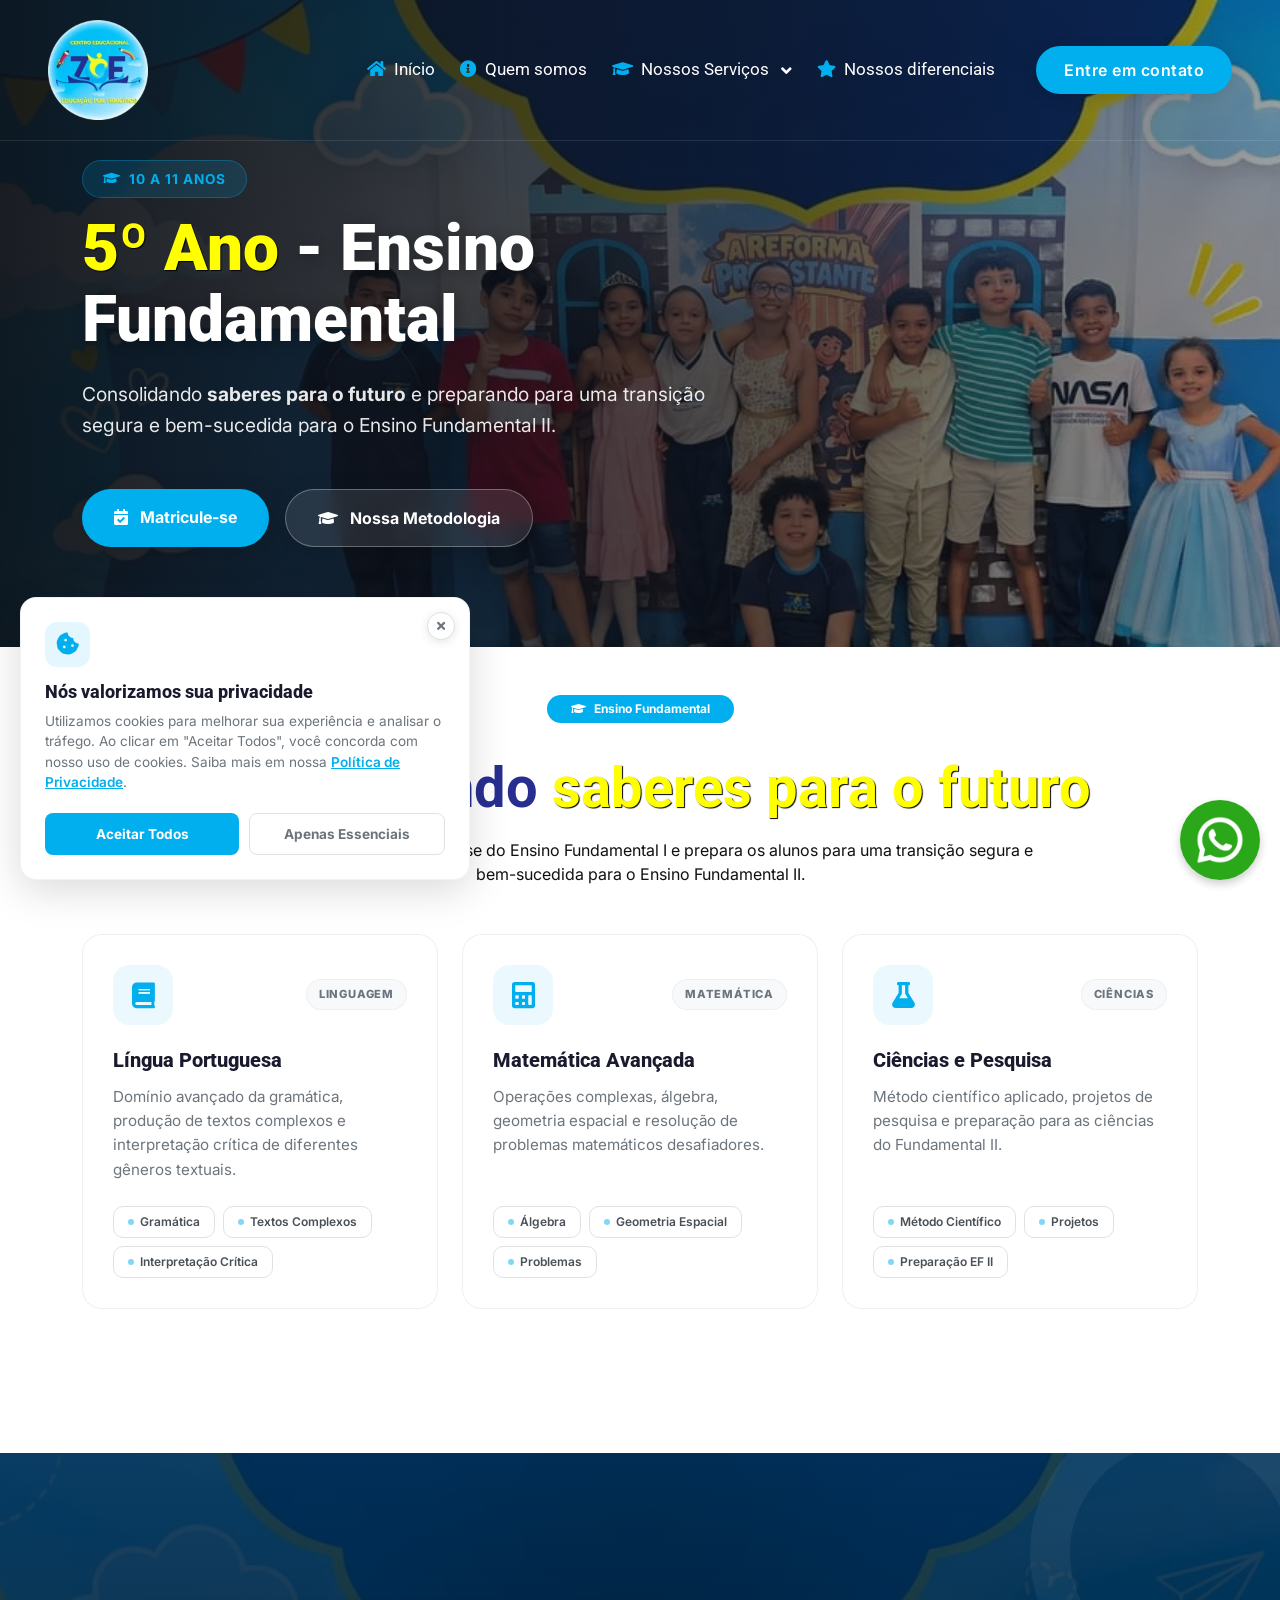
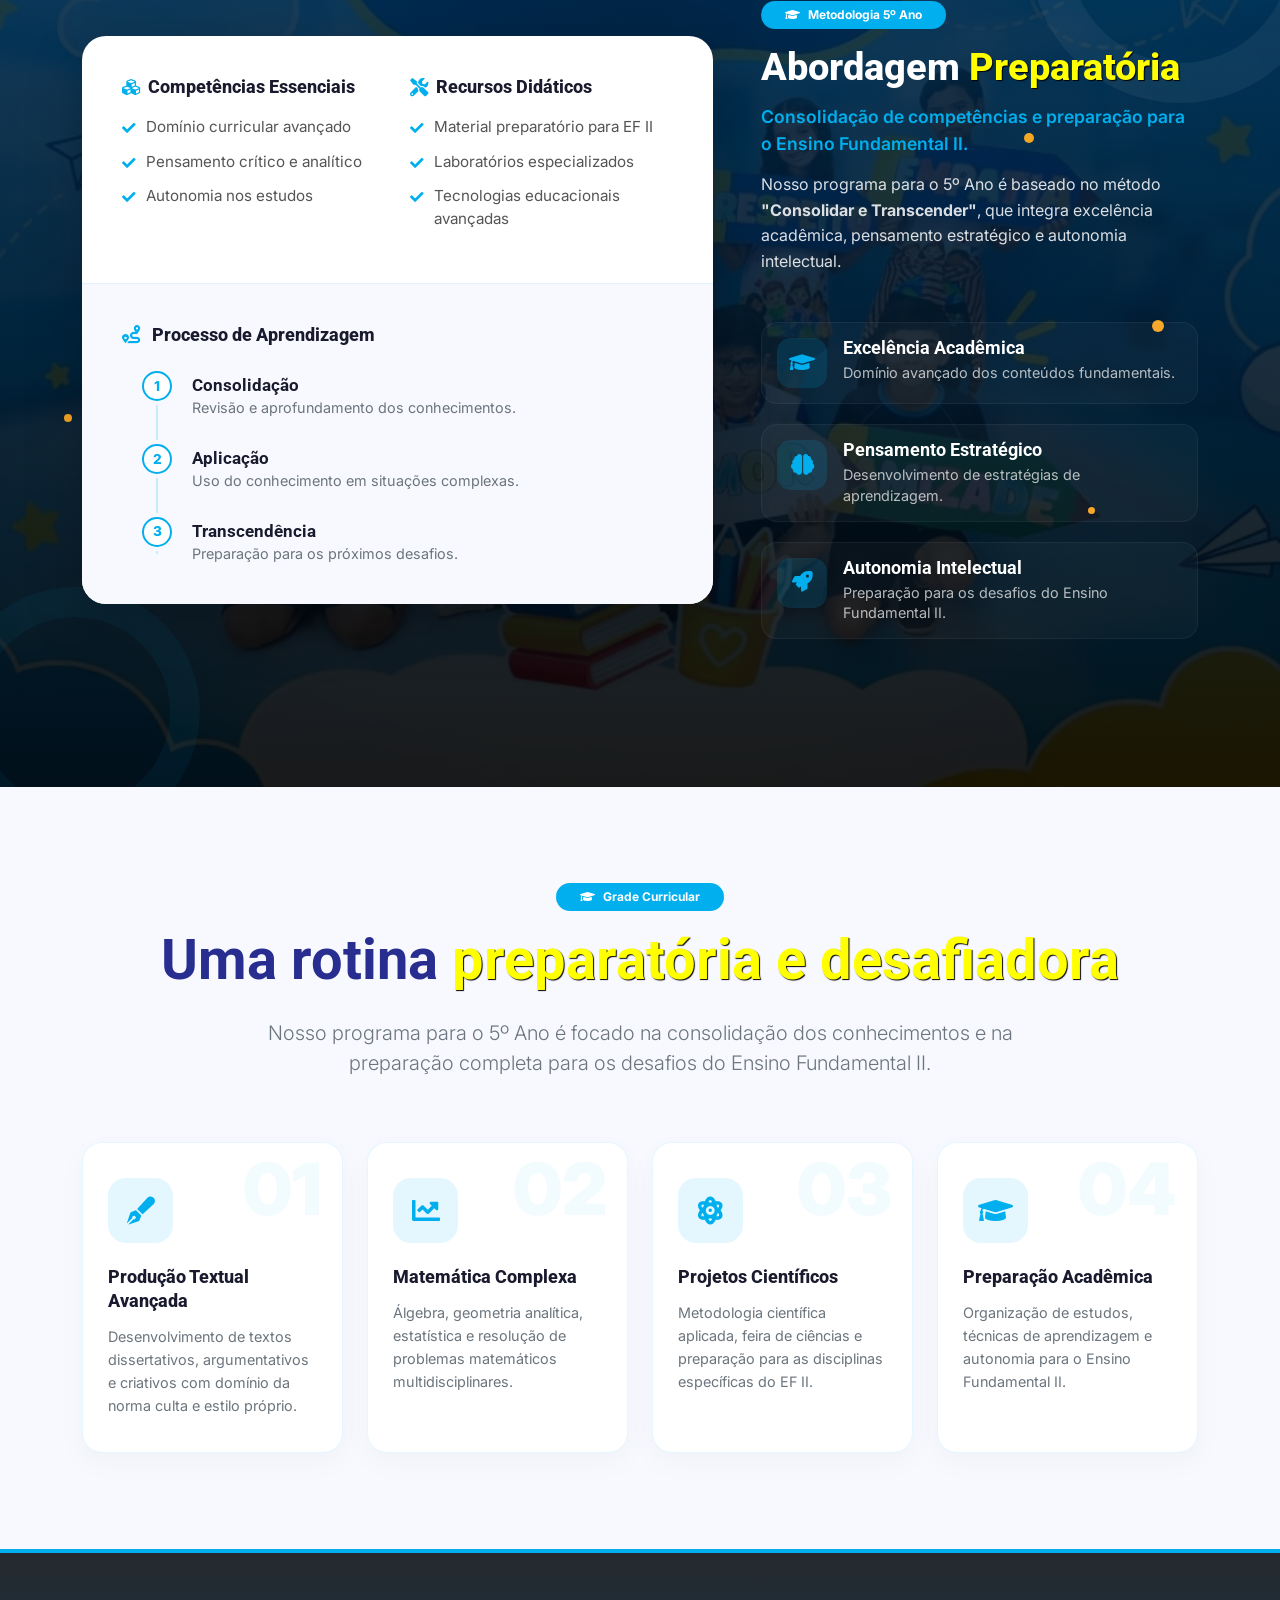
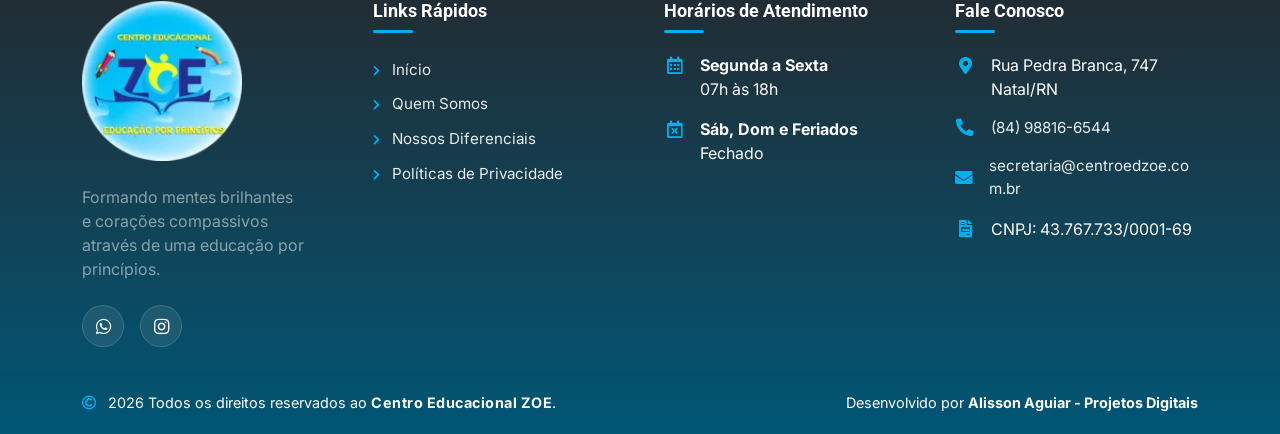
<file: 5_ano.html>
<!DOCTYPE html>
<html lang="pt-BR">

<head>
    <script async src="https://www.googletagmanager.com/gtm.js?id=GTM-59QC9VSQ"></script>
    <script>
        window.dataLayer = window.dataLayer || [];
        function gtag() { dataLayer.push(arguments); }
        gtag('js', new Date());
    </script>

    <script type="text/javascript">
        (function (c, l, a, r, i, t, y) {
            c[a] = c[a] || function () { (c[a].q = c[a].q || []).push(arguments) };
            t = l.createElement(r); t.async = 1; t.src = "https://www.clarity.ms/tag/" + i;
            y = l.getElementsByTagName(r)[0]; y.parentNode.insertBefore(t, y);
        })(window, document, "clarity", "script", "zjc30u0sl4");
    </script>

    <!-- ============================================
         META TAGS BÁSICAS E SEO
         ============================================ -->
    <meta charset="UTF-8">
    <meta name="viewport" content="width=device-width, initial-scale=1.0">
    <meta name="theme-color" content="#01afee">

    <title>5º Ano (10-11 anos) | Ensino Fundamental | Centro Educacional ZOE</title>
    <meta name="description"
        content="Conheça o 5º Ano do Centro Educacional ZOE em Nossa Senhora da Apresentação
Bairro em Natal/RN. Consolidando saberes para o futuro e preparando para uma transição segura e bem-sucedida para o Ensino Fundamental II.">
    <meta name="keywords"
        content="5º Ano, Ensino Fundamental, 10 anos, 11 anos, escola Natal RN, Centro Educacional ZOE, transição EF II, matemática avançada, produção textual">
    <meta name="author" content="Centro Educacional ZOE">
    <meta name="robots" content="index, follow, max-image-preview:large">

    <link rel="canonical" href="https://centroedzoe.com.br/5_ano.html">

    <!-- Open Graph / Facebook -->
    <meta property="og:locale" content="pt_BR">
    <meta property="og:type" content="website">
    <meta property="og:title" content="5º Ano - Ensino Fundamental | Centro Educacional ZOE">
    <meta property="og:description"
        content="Consolidando saberes para o futuro e preparando para uma transição segura e bem-sucedida para o Ensino Fundamental II.">
    <meta property="og:url" content="https://centroedzoe.com.br/5_ano.html">
    <meta property="og:image" content="https://centroedzoe.com.br/img/logo_centro_educacional_zoe.webp">
    <meta property="og:image:width" content="1200">
    <meta property="og:image:height" content="630">
    <meta property="og:site_name" content="Centro Educacional ZOE">

    <!-- Twitter Card -->
    <meta name="twitter:card" content="summary_large_image">
    <meta name="twitter:title" content="5º Ano - Ensino Fundamental | Centro Educacional ZOE">
    <meta name="twitter:description"
        content="Consolidando saberes para o futuro e preparando para uma transição segura e bem-sucedida para o Ensino Fundamental II.">
    <meta name="twitter:image" content="https://centroedzoe.com.br/img/logo_centro_educacional_zoe.webp">

    <!-- Geo Tags -->
    <meta name="geo.region" content="BR-RN">
    <meta name="geo.placename" content="Natal, Rio Grande do Norte">
    <meta name="geo.position" content="-5.79448;-35.211">
    <meta name="ICBM" content="-5.79448, -35.211">

    <link rel="apple-touch-icon" sizes="180x180" href="img/apple-touch-icon.png">
    <link rel="icon" type="image/png" sizes="32x32" href="img/favicon-32x32.png">
    <link rel="icon" type="image/png" sizes="16x16" href="img/favicon-16x16.png">
    <link rel="icon" type="image/png" sizes="192x192" href="img/android-chrome-192x192.png">
    <link rel="manifest" href="img/site.webmanifest">

    <!-- ============================================
         OTIMIZAÇÃO DE FONTES
         ============================================ -->
    <link rel="preconnect" href="https://fonts.googleapis.com">
    <link rel="preconnect" href="https://fonts.gstatic.com" crossorigin>
    <link
        href="https://fonts.googleapis.com/css2?family=Inter:wght@400;600;800&family=Roboto:wght@400;500;700&display=swap"
        rel="stylesheet">

    <!-- ============================================
         OTIMIZAÇÃO DE IMAGEM LCP (HERO)
         ============================================ -->
    <link rel="preload" as="image" href="img/bg-hero-fundamental.webp">

    <!-- ============================================
         ÍCONES (FontAwesome Assíncrono)
         ============================================ -->
    <link rel="preload" href="https://use.fontawesome.com/releases/v5.15.4/css/all.css" as="style"
        onload="this.onload=null;this.rel='stylesheet'">
    <noscript>
        <link rel="stylesheet" href="https://use.fontawesome.com/releases/v5.15.4/css/all.css">
    </noscript>
    <link href="https://cdn.jsdelivr.net/npm/bootstrap-icons@1.4.1/font/bootstrap-icons.css" rel="stylesheet">

    <!-- ============================================
         OTIMIZAÇÃO DE CSS
         ============================================ -->
    <link href="css/bootstrap.min.css" rel="stylesheet">
    <link href="css/style.css" rel="stylesheet">

    <!-- CSS Não-crítico (Assíncrono) -->
    <link rel="stylesheet" href="lib/lightbox/css/lightbox.min.css" media="print" onload="this.media='all'">
    <link href="lib/owlcarousel/assets/owl.carousel.min.css" rel="stylesheet" media="print" onload="this.media='all'">
    <link rel="stylesheet" href="https://cdnjs.cloudflare.com/ajax/libs/animate.css/4.1.1/animate.min.css" media="print"
        onload="this.media='all'">
    <link href="lib/animate/animate.min.css" rel="stylesheet" media="print" onload="this.media='all'">


</head>

<body>
    <!-- Banner de Cookies -->
    <div id="cookie-banner" class="cookie-banner">
        <div class="cookie-content">
            <div class="cookie-icon">
                <i class="fas fa-cookie-bite"></i>
            </div>
            <div class="cookie-text">
                <h5>Nós valorizamos sua privacidade</h5>
                <p>
                    Utilizamos cookies para melhorar sua experiência e analisar o tráfego.
                    Ao clicar em "Aceitar Todos", você concorda com nosso uso de cookies.
                    Saiba mais em nossa <a href="politica-privacidade.html">Política de Privacidade</a>.
                </p>
            </div>
            <div class="cookie-buttons">
                <button id="btn-accept-all" class="btn-cookie btn-cookie-primary">Aceitar Todos</button>
                <button id="btn-essential" class="btn-cookie btn-cookie-outline">Apenas Essenciais</button>
            </div>
            <button id="btn-close-cookie" class="btn-cookie-close" aria-label="Fechar e aceitar apenas essenciais">
                <i class="fas fa-times"></i>
            </button>
        </div>
    </div>

    <a href="https://wa.me/558488166544?text=Olá,%20gostaria%20de%20mais%20informações%20sobre%20o%205º%20Ano."
        target="_blank" class="whatsapp-link" aria-label="Fale conosco pelo WhatsApp" onclick="gtag('event', 'clique_whatsapp', {'local': 'principal_5_ano'});">
        <img src="img/whatsapp.webp" alt="WhatsApp" width="80" height="80" fetchpriority="high" />
    </a>

    <!-- VLibras - Acessibilidade em Libras -->
    <div vw class="enabled">
        <div vw-access-button class="active"></div>
        <div vw-plugin-wrapper>
            <div class="vw-plugin-top-wrapper"></div>
        </div>
    </div>
    <script src="https://vlibras.gov.br/app/vlibras-plugin.js"></script>
    <script>
        new window.VLibras.Widget('https://vlibras.gov.br/app');
    </script>

    <!-- Spinner Start -->
    <div id="spinner"
        class="show bg-white position-fixed translate-middle w-100 vh-100 top-50 start-50 d-flex align-items-center justify-content-center">
        <div class="spinner-content text-center">
            <img src="img/logo_centro_educacional_zoe.webp" class="pulse-circle rounded-circle"
                alt="Logo Centro Educacional Zoe" width="100" height="100">
        </div>
    </div>
    <!-- Spinner End -->

    <!-- Navbar & Hero Start -->
    <div class="container-fluid position-relative p-0">
        <nav class="navbar navbar-expand-lg navbar-light px-4 px-lg-5 py-3 py-lg-0" id="mainNavbar">
            <div class="container-fluid p-0">
                <a href="index.html" class="navbar-brand p-0">
                    <img src="img/logo_centro_educacional_zoe.webp" alt="Logo" class="img-fluid rounded" width="100"
                        height="100">
                </a>

                <button class="navbar-toggler custom-toggler" type="button" data-bs-toggle="collapse"
                    data-bs-target="#navbarCollapse" aria-controls="navbarCollapse" aria-expanded="false"
                    aria-label="Toggle navigation">
                    <span class="hamburger-line"></span>
                    <span class="hamburger-line"></span>
                    <span class="hamburger-line"></span>
                </button>

                <div class="nav-overlay" id="navOverlay"></div>

                <div class="collapse navbar-collapse" id="navbarCollapse">
                    <button class="close-menu-btn d-lg-none" id="closeMenuBtn" aria-label="Fechar menu">
                        <i class="fas fa-times"></i>
                    </button>

                    <div class="navbar-nav ms-auto py-0">
                        <a href="index.html" class="nav-item nav-link"><i
                                class="fas fa-home text-primary me-2"></i>Início</a>
                        <a href="index.html#quem-somos" class="nav-item nav-link"><i
                                class="fas fa-info-circle text-primary me-2"></i>Quem somos</a>

                        <!-- Dropdown Nossos Serviços -->
                        <div class="nav-item dropdown dropdown-hover">
                            <a href="#" class="nav-link dropdown-toggle" id="servicesDropdown" role="button"
                                data-bs-toggle="dropdown" aria-expanded="false">
                                <i class="fas fa-graduation-cap text-primary me-2"></i>Nossos Serviços
                            </a>
                            <div class="dropdown-menu dropdown-menu-lg" aria-labelledby="servicesDropdown">
                                <div class="d-md-flex">
                                    <!-- Educação Infantil -->
                                    <div class="p-3 border-end">
                                        <h6 class="dropdown-header text-primary fw-bold">
                                            <i class="fas fa-child me-2"></i> Educação Infantil
                                        </h6>
                                        <div class="d-grid gap-1">
                                            <a class="dropdown-item d-flex align-items-center py-2"
                                                href="nivel_II.html">
                                                <span class="badge bg-primary rounded-circle me-2">II</span>
                                                <div><span class="d-block">Nível II</span><small class="text-muted">2
                                                        anos</small></div>
                                            </a>
                                            <a class="dropdown-item d-flex align-items-center py-2"
                                                href="nivel_III.html">
                                                <span class="badge bg-primary rounded-circle me-2">III</span>
                                                <div><span class="d-block">Nível III</span><small class="text-muted">3
                                                        anos</small></div>
                                            </a>
                                            <a class="dropdown-item d-flex align-items-center py-2"
                                                href="nivel_IV.html">
                                                <span class="badge bg-primary rounded-circle me-2">IV</span>
                                                <div><span class="d-block">Nível IV</span><small class="text-muted">4
                                                        anos</small></div>
                                            </a>
                                            <a class="dropdown-item d-flex align-items-center py-2" href="nivel_V.html">
                                                <span class="badge bg-primary rounded-circle me-2">V</span>
                                                <div><span class="d-block">Nível V</span><small class="text-muted">5
                                                        anos</small></div>
                                            </a>
                                            <a class="dropdown-item d-flex align-items-center py-2"
                                                href="tempo_integral.html">
                                                <span class="badge bg-primary rounded-circle me-2">IN</span>
                                                <div><span class="d-block">Tempo Integral</span><small
                                                        class="text-muted">Todos os níveis</small></div>
                                            </a>
                                        </div>
                                    </div>

                                    <!-- Ensino Fundamental -->
                                    <div class="p-3">
                                        <h6 class="dropdown-header text-primary fw-bold">
                                            <i class="fas fa-book-open me-2"></i> Ensino Fundamental
                                        </h6>
                                        <div class="d-grid gap-1">
                                            <a class="dropdown-item d-flex align-items-center py-2" href="1_ano.html">
                                                <span class="badge bg-primary rounded-circle me-2">1°</span>
                                                <div><span class="d-block">1° Ano</span><small class="text-muted">6-7
                                                        anos</small></div>
                                            </a>
                                            <a class="dropdown-item d-flex align-items-center py-2" href="2_ano.html">
                                                <span class="badge bg-primary rounded-circle me-2">2°</span>
                                                <div><span class="d-block">2° Ano</span><small class="text-muted">7-8
                                                        anos</small></div>
                                            </a>
                                            <a class="dropdown-item d-flex align-items-center py-2" href="3_ano.html">
                                                <span class="badge bg-primary rounded-circle me-2">3°</span>
                                                <div><span class="d-block">3° Ano</span><small class="text-muted">8-9
                                                        anos</small></div>
                                            </a>
                                            <a class="dropdown-item d-flex align-items-center py-2" href="4_ano.html">
                                                <span class="badge bg-primary rounded-circle me-2">4°</span>
                                                <div><span class="d-block">4° Ano</span><small class="text-muted">9-10
                                                        anos</small></div>
                                            </a>
                                            <a class="dropdown-item d-flex align-items-center py-2 active"
                                                href="5_ano.html">
                                                <span class="badge bg-primary rounded-circle me-2">5°</span>
                                                <div><span class="d-block">5° Ano</span><small class="text-muted">10-11
                                                        anos</small></div>
                                            </a>
                                            <a class="dropdown-item d-flex align-items-center py-2" href="6_ano.html">
                                                <span class="badge bg-primary rounded-circle me-2">6°</span>
                                                <div><span class="d-block">6° Ano</span><small class="text-muted">11-12
                                                        anos</small></div>
                                            </a>
                                            <!-- CORRIGIDO: Removido 'active' do 7º ano -->
                                            <a class="dropdown-item d-flex align-items-center py-2" href="7_ano.html">
                                                <span class="badge bg-primary rounded-circle me-2">7°</span>
                                                <div><span class="d-block">7° Ano</span><small class="text-muted">12-13
                                                        anos</small></div>
                                            </a>
                                        </div>
                                    </div>
                                </div>
                            </div>
                        </div>

                        <a href="index.html#nossos-diferenciais" class="nav-item nav-link"><i
                                class="fas fa-star text-primary me-2"></i>Nossos diferenciais</a>
                    </div>

                    <a href="https://wa.me/558488166544?text=Olá,%20gostaria%20de%20mais%20informações" target="_blank"
                        class="btn btn-primary-effect ms-lg-3 mt-3 mt-lg-0" onclick="gtag('event', 'clique_whatsapp', {'local': '5_ano_navbar_entre_em_contato'});">
                        Entre em contato
                    </a>
                </div>
            </div>
        </nav>

        <!-- Hero Banner -->
        <header class="page-hero"
            style="background-image: url('img/bg-hero-fundamental.webp'); background-position: bottom left;">
            <div class="page-hero-overlay"></div>

            <div class="container position-relative z-2">
                <div class="row">
                    <div class="col-lg-8 text-center text-lg-start">
                        <span class="hero-badge mb-3 wow fadeInDown" data-wow-delay="0.1s">
                            <i class="fas fa-graduation-cap me-2"></i> 10 a 11 anos
                        </span>
                        <h1 class="hero-title mb-4 wow fadeInUp" data-wow-delay="0.2s">
                            <span class="text-warning">5º Ano</span> - Ensino Fundamental
                        </h1>
                        <p class="hero-text mb-5 wow fadeInUp" data-wow-delay="0.3s">
                            Consolidando <strong>saberes para o futuro</strong> e preparando para uma transição segura e
                            bem-sucedida para o Ensino Fundamental II.
                        </p>
                        <div class="hero-buttons d-flex flex-column flex-sm-row justify-content-center justify-content-lg-start gap-3 wow fadeInUp"
                            data-wow-delay="0.4s">
                            <a href="https://wa.me/558488166544?text=Olá, gostaria de matricular o meu filho(a) no 5º Ano!"
                                target="_blank" class="btn btn-primary btn-hero" onclick="gtag('event', 'clique_whatsapp', {'local': '5_ano_matriculese'});">
                                <i class="fas fa-calendar-check me-2"></i> Matricule-se
                            </a>
                            <a href="https://wa.me/558488166544?text=Olá, gostaria de conheça mais a metodologia do 5º Ano!"
                                target="_blank" class="btn btn-glass btn-hero" onclick="gtag('event', 'clique_whatsapp', {'local': '5_ano_nossa_metodologia'});">
                                <i class="fas fa-graduation-cap me-2"></i> Nossa Metodologia
                            </a>
                        </div>
                    </div>
                </div>
            </div>
        </header>
    </div>

    <!-- Desenvolvimento Integral no 5º Ano -->
    <section class="py-5 bg-white">
        <div class="container pb-5">
            <header class="text-center mx-auto pb-5 wow fadeInUp" data-wow-delay="0.2s">
                <span class="badge bg-primary text-white rounded-pill px-4 py-2 mb-3">
                    <i class="fas fa-graduation-cap me-2"></i>Ensino Fundamental
                </span>
                <h2 class="display-4 text-purple fw-bold mt-3 mb-3">
                    Consolidando <span class="text-warning">saberes para o futuro</span>
                </h2>
                <p class="team-subtitle text-dark mx-auto">
                    O 5º Ano consolida toda a base do Ensino Fundamental I e prepara os alunos para uma transição segura
                    e bem-sucedida para o Ensino Fundamental II.
                </p>
            </header>

            <div class="row g-4 mb-5 justify-content-center">

                <!-- PILAR 1 - LÍNGUA PORTUGUESA -->
                <div class="col-lg-4 col-md-6 wow fadeInUp" data-wow-delay="0.1s">
                    <article class="foundation-card">
                        <div class="foundation-card-top">
                            <div class="foundation-icon">
                                <i class="fas fa-book"></i>
                            </div>
                            <span class="foundation-badge">Linguagem</span>
                        </div>
                        <h4>Língua Portuguesa</h4>
                        <p>Domínio avançado da gramática, produção de textos complexos e interpretação crítica de
                            diferentes gêneros textuais.</p>

                        <div class="foundation-tags">
                            <span>Gramática</span>
                            <span>Textos Complexos</span>
                            <span>Interpretação Crítica</span>
                        </div>
                    </article>
                </div>

                <!-- PILAR 2 - MATEMÁTICA AVANÇADA -->
                <div class="col-lg-4 col-md-6 wow fadeInUp" data-wow-delay="0.2s">
                    <article class="foundation-card">
                        <div class="foundation-card-top">
                            <div class="foundation-icon">
                                <i class="fas fa-calculator"></i>
                            </div>
                            <span class="foundation-badge">Matemática</span>
                        </div>
                        <h4>Matemática Avançada</h4>
                        <p>Operações complexas, álgebra, geometria espacial e resolução de problemas matemáticos
                            desafiadores.</p>

                        <div class="foundation-tags">
                            <span>Álgebra</span>
                            <span>Geometria Espacial</span>
                            <span>Problemas</span>
                        </div>
                    </article>
                </div>

                <!-- PILAR 3 - CIÊNCIAS E PESQUISA -->
                <div class="col-lg-4 col-md-6 wow fadeInUp" data-wow-delay="0.3s">
                    <article class="foundation-card">
                        <div class="foundation-card-top">
                            <div class="foundation-icon">
                                <i class="fas fa-flask"></i>
                            </div>
                            <span class="foundation-badge">Ciências</span>
                        </div>
                        <h4>Ciências e Pesquisa</h4>
                        <p>Método científico aplicado, projetos de pesquisa e preparação para as ciências do Fundamental
                            II.</p>

                        <div class="foundation-tags">
                            <span>Método Científico</span>
                            <span>Projetos</span>
                            <span>Preparação EF II</span>
                        </div>
                    </article>
                </div>

            </div>
        </div>
    </section>

    <!-- Nossa Metodologia - 5º Ano (Layout Invertido) -->
    <section class="methodology-section bg-fundamental" id="nossa_metodologia">
        <div class="methodology-particles">
            <div class="particle"></div>
            <div class="particle"></div>
            <div class="particle"></div>
            <div class="particle"></div>
            <div class="particle"></div>
        </div>
        <div class="methodology-shape shape-1"></div>
        <div class="methodology-shape shape-2"></div>

        <div class="container py-5 position-relative z-2">
            <div class="row g-5 align-items-center">

                <!-- Coluna Esquerda: O Card Premium (INVERTIDO) -->
                <div class="col-lg-7 wow fadeInLeft" data-wow-delay="0.3s">
                    <article class="methodology-card">
                        <div class="methodology-card-top">
                            <div class="row g-4">
                                <div class="col-md-6">
                                    <div class="card-section">
                                        <h4 class="card-section-title"><i class="fas fa-cubes text-primary"></i>
                                            Competências Essenciais</h4>
                                        <ul class="custom-list">
                                            <li>Domínio curricular avançado</li>
                                            <li>Pensamento crítico e analítico</li>
                                            <li>Autonomia nos estudos</li>
                                        </ul>
                                    </div>
                                </div>
                                <div class="col-md-6">
                                    <div class="card-section">
                                        <h4 class="card-section-title"><i class="fas fa-tools text-primary"></i>
                                            Recursos Didáticos</h4>
                                        <ul class="custom-list">
                                            <li>Material preparatório para EF II</li>
                                            <li>Laboratórios especializados</li>
                                            <li>Tecnologias educacionais avançadas</li>
                                        </ul>
                                    </div>
                                </div>
                            </div>
                        </div>

                        <div class="methodology-card-bottom">
                            <h4 class="process-title"><i class="fas fa-route text-primary me-2"></i> Processo de
                                Aprendizagem</h4>
                            <div class="process-timeline">
                                <div class="process-step">
                                    <div class="step-marker"><span>1</span></div>
                                    <div class="step-content">
                                        <h5>Consolidação</h5>
                                        <p>Revisão e aprofundamento dos conhecimentos.</p>
                                    </div>
                                </div>
                                <div class="process-step">
                                    <div class="step-marker"><span>2</span></div>
                                    <div class="step-content">
                                        <h5>Aplicação</h5>
                                        <p>Uso do conhecimento em situações complexas.</p>
                                    </div>
                                </div>
                                <div class="process-step">
                                    <div class="step-marker"><span>3</span></div>
                                    <div class="step-content">
                                        <h5>Transcendência</h5>
                                        <p>Preparação para os próximos desafios.</p>
                                    </div>
                                </div>
                            </div>
                        </div>
                    </article>
                </div>

                <!-- Coluna Direita: Textos e Destaques (INVERTIDO) -->
                <div class="col-lg-5">
                    <header class="methodology-header wow fadeInRight" data-wow-delay="0.2s">
                        <span class="badge bg-primary text-white rounded-pill px-4 py-2 mb-3">
                            <i class="fas fa-graduation-cap me-2"></i>Metodologia 5º Ano
                        </span>
                        <h2 class="methodology-title">
                            Abordagem <span class="text-warning">Preparatória</span>
                        </h2>
                        <p class="methodology-subtitle">
                            Consolidação de competências e preparação para o Ensino Fundamental II.
                        </p>
                        <p class="methodology-text">
                            Nosso programa para o 5º Ano é baseado no método <strong>"Consolidar e
                                Transcender"</strong>, que integra excelência acadêmica, pensamento estratégico e
                            autonomia intelectual.
                        </p>
                    </header>

                    <div class="methodology-features mt-5 wow fadeInRight" data-wow-delay="0.4s">
                        <article class="feature-item">
                            <div class="feature-icon"><i class="fas fa-graduation-cap"></i></div>
                            <div class="feature-content">
                                <h4>Excelência Acadêmica</h4>
                                <p>Domínio avançado dos conteúdos fundamentais.</p>
                            </div>
                        </article>
                        <article class="feature-item">
                            <div class="feature-icon"><i class="fas fa-brain"></i></div>
                            <div class="feature-content">
                                <h4>Pensamento Estratégico</h4>
                                <p>Desenvolvimento de estratégias de aprendizagem.</p>
                            </div>
                        </article>
                        <article class="feature-item">
                            <div class="feature-icon"><i class="fas fa-rocket"></i></div>
                            <div class="feature-content">
                                <h4>Autonomia Intelectual</h4>
                                <p>Preparação para os desafios do Ensino Fundamental II.</p>
                            </div>
                        </article>
                    </div>
                </div>

            </div>
        </div>
    </section>

    <!-- Daily Activities Start (Novo Layout Grade Curricular) -->
    <section class="activities-section py-5" id="atividades">
        <div class="container py-5">
            <header class="text-center mx-auto pb-5 wow fadeInUp" data-wow-delay="0.2s">
                <span class="badge bg-primary text-white rounded-pill px-4 py-2 mb-3">
                    <i class="fas fa-graduation-cap me-2"></i>Grade Curricular
                </span>
                <h2 class="display-4 fw-bold mb-4 text-purple">
                    Uma rotina <span class="text-warning">preparatória e desafiadora</span>
                </h2>
                <p class="lead text-muted mx-auto" style="max-width: 750px;">
                    Nosso programa para o 5º Ano é focado na consolidação dos conhecimentos e na preparação completa
                    para os desafios do Ensino Fundamental II.
                </p>
            </header>

            <!-- Grade de Matérias -->
            <div class="row g-4 justify-content-center">

                <!-- Matéria 1 -->
                <div class="col-md-6 col-lg-3 wow fadeInUp" data-wow-delay="0.1s">
                    <article class="subject-card">
                        <div class="subject-number">01</div>
                        <div class="subject-icon">
                            <i class="fas fa-pen-fancy"></i>
                        </div>
                        <h4>Produção Textual Avançada</h4>
                        <p>Desenvolvimento de textos dissertativos, argumentativos e criativos com domínio da norma
                            culta e estilo próprio.</p>
                    </article>
                </div>

                <!-- Matéria 2 -->
                <div class="col-md-6 col-lg-3 wow fadeInUp" data-wow-delay="0.2s">
                    <article class="subject-card">
                        <div class="subject-number">02</div>
                        <div class="subject-icon">
                            <i class="fas fa-chart-line"></i>
                        </div>
                        <h4>Matemática Complexa</h4>
                        <p>Álgebra, geometria analítica, estatística e resolução de problemas matemáticos
                            multidisciplinares.</p>
                    </article>
                </div>

                <!-- Matéria 3 -->
                <div class="col-md-6 col-lg-3 wow fadeInUp" data-wow-delay="0.3s">
                    <article class="subject-card">
                        <div class="subject-number">03</div>
                        <div class="subject-icon">
                            <i class="fas fa-atom"></i>
                        </div>
                        <h4>Projetos Científicos</h4>
                        <p>Metodologia científica aplicada, feira de ciências e preparação para as disciplinas
                            específicas do EF II.</p>
                    </article>
                </div>

                <!-- Matéria 4 -->
                <div class="col-md-6 col-lg-3 wow fadeInUp" data-wow-delay="0.4s">
                    <article class="subject-card">
                        <div class="subject-number">04</div>
                        <div class="subject-icon">
                            <i class="fas fa-graduation-cap"></i>
                        </div>
                        <h4>Preparação Acadêmica</h4>
                        <p>Organização de estudos, técnicas de aprendizagem e autonomia para o Ensino Fundamental II.
                        </p>
                    </article>
                </div>

            </div>
        </div>
    </section>

    <!-- Footer Start -->
    <footer class="footer-custom-bg wow fadeIn" data-wow-delay="0.2s">
        <div class="footer-overlay"></div>
        <div class="container pt-5 pb-4 position-relative z-2">
            <div class="row g-4 g-lg-5">
                <!-- Coluna 1: Logo e Redes Sociais -->
                <div class="col-lg-4 col-xl-3 text-center text-lg-start">
                    <div class="footer-brand">
                        <a href="index.html" class="d-inline-block mb-4">
                            <img src="img/logo_centro_educacional_zoe.webp" alt="Logo Centro Educacional ZOE"
                                class="footer-logo img-fluid" loading="lazy" width="160" height="160">
                        </a>
                        <p class="text-white-50 mb-4 d-none d-lg-block">
                            Formando mentes brilhantes e corações compassivos através de uma educação por princípios.
                        </p>
                        <div class="footer-social d-flex justify-content-center justify-content-lg-start gap-3">
                            <a href="https://wa.me/558488166544?text=Olá,%20gostaria%20de%20mais%20informações"
                                target="_blank" class="social-btn" aria-label="WhatsApp" onclick="gtag('event', 'clique_whatsapp', {'local': '5_ano_rodape'});">
                                <i class="fab fa-whatsapp"></i>
                            </a>
                            <a href="https://www.instagram.com/centroedzoe/" target="_blank" class="social-btn"
                                aria-label="Instagram" onclick="gtag('event', 'clique_instagram', {'local': '5_ano_rodape'});">
                                <i class="fab fa-instagram"></i>
                            </a>
                        </div>
                    </div>
                </div>

                <!-- Coluna 2: Links Rápidos -->
                <div class="col-md-6 col-lg-4 col-xl-3">
                    <div class="footer-links">
                        <h4 class="footer-title">Links Rápidos</h4>
                        <ul class="list-unstyled mb-0">
                            <li><a href="#" class="footer-link"><i class="fas fa-chevron-right"></i> Início</a></li>
                            <li><a href="index.html#quem-somos" class="footer-link"><i class="fas fa-chevron-right"></i>
                                    Quem
                                    Somos</a></li>
                            <li><a href="index.html#nossos-diferenciais" class="footer-link"><i
                                        class="fas fa-chevron-right"></i>
                                    Nossos Diferenciais</a></li>
                            <li><a href="politica-privacidade.html" class="footer-link"><i
                                        class="fas fa-chevron-right"></i> Políticas de
                                    Privacidade</a></li>

                        </ul>
                    </div>
                </div>

                <!-- Coluna 3: Horários -->
                <div class="col-md-6 col-lg-4 col-xl-3">
                    <div class="footer-hours">
                        <h4 class="footer-title">Horários de Atendimento</h4>
                        <ul class="list-unstyled mb-0">
                            <li class="d-flex align-items-start mb-3">
                                <i class="far fa-calendar-alt text-primary mt-1 me-3"></i>
                                <div>
                                    <span class="d-block text-white fw-bold">Segunda a Sexta</span>
                                    <span class="text-white">07h às 18h</span>
                                </div>
                            </li>
                            <li class="d-flex align-items-start">
                                <i class="far fa-calendar-times text-primary mt-1 me-3"></i>
                                <div>
                                    <span class="d-block text-white fw-bold">Sáb, Dom e Feriados</span>
                                    <span class="text-white">Fechado</span>
                                </div>
                            </li>
                        </ul>
                    </div>
                </div>

                <!-- Coluna 4: Contatos -->
                <div class="col-md-6 col-lg-12 col-xl-3">
                    <div class="footer-contact">
                        <h4 class="footer-title">Fale Conosco</h4>
                        <ul class="list-unstyled mb-0">
                            <li class="d-flex align-items-start mb-3">
                                <i class="fas fa-map-marker-alt text-primary mt-1 me-3"></i>
                                <span class="text-white">Rua Pedra Branca, 747<br>Natal/RN</span>
                            </li>
                            <li class="d-flex align-items-center mb-3">
                                <i class="fas fa-phone-alt text-primary me-3"></i>
                                <a href="https://wa.me/558488166544" target="_blank" class="footer-link p-0">(84)
                                    98816-6544</a>
                            </li>
                            <li class="d-flex align-items-center mb-3">
                                <i class="fas fa-envelope text-primary me-3"></i>
                                <a href="mailto:secretaria@centroedzoe.com.br"
                                    class="footer-link p-0 text-break">secretaria@centroedzoe.com.br</a>
                            </li>
                            <li class="d-flex align-items-center">
                                <i class="fas fa-file-invoice text-primary me-3"></i>
                                <span class="text-white">CNPJ: 43.767.733/0001-69</span>
                            </li>
                        </ul>
                    </div>
                </div>
            </div>
        </div>

        <!-- Copyright -->
        <div class="footer-copyright position-relative z-2">
            <div class="container">
                <div class="row align-items-center">
                    <div class="col-md-6 text-center text-md-start mb-3 mb-md-0">
                        <p class="mb-0 text-white">
                            <i class="far fa-copyright text-primary me-2"></i>
                            <span id="ano-atual"></span> Todos os direitos reservados ao <strong
                                class="text-white">Centro Educacional ZOE</strong>.
                        </p>
                    </div>
                    <div class="col-md-6 text-center text-md-end">
                        <p class="mb-0 text-white">
                            Desenvolvido por <a href="#"
                                class="text-white fw-bold text-decoration-none hover-text-primary">Alisson Aguiar -
                                Projetos Digitais</a>
                        </p>
                    </div>
                </div>
            </div>
        </div>
    </footer>

    <!-- ============================================
         SCRIPTS OTIMIZADOS
         ============================================ -->
    <script>
        document.getElementById("ano-atual").textContent = new Date().getFullYear();
    </script>

    <!-- Bibliotecas carregadas com Defer para não travar a renderização -->
    <script defer src="https://ajax.googleapis.com/ajax/libs/jquery/3.6.4/jquery.min.js"></script>
    <script defer src="https://cdn.jsdelivr.net/npm/bootstrap@5.0.0/dist/js/bootstrap.bundle.min.js"></script>
    <script defer src="lib/wow/wow.min.js"></script>
    <script defer src="lib/easing/easing.min.js"></script>
    <script defer src="lib/waypoints/waypoints.min.js"></script>
    <script defer src="lib/counterup/counterup.min.js"></script>
    <script defer src="lib/lightbox/js/lightbox.min.js"></script>
    <script defer src="lib/owlcarousel/owl.carousel.min.js"></script>

    <!-- Script para fechar o menu mobile ao clicar nos links -->
    <script>
        document.addEventListener('DOMContentLoaded', function () {
            const menuLinks = document.querySelectorAll('.navbar-nav .nav-link:not(.dropdown-toggle), .navbar-nav .dropdown-item');
            const navbarCollapse = document.getElementById('navbarCollapse');

            if (navbarCollapse) {
                menuLinks.forEach(link => {
                    link.addEventListener('click', function () {
                        if (navbarCollapse.classList.contains('show')) {
                            const bsCollapse = bootstrap.Collapse.getInstance(navbarCollapse) || new bootstrap.Collapse(navbarCollapse, { toggle: false });
                            bsCollapse.hide();
                        }
                    });
                });
            }
        });
    </script>

    <script defer src="js/main.js"></script>
</body>

</html>
</file>
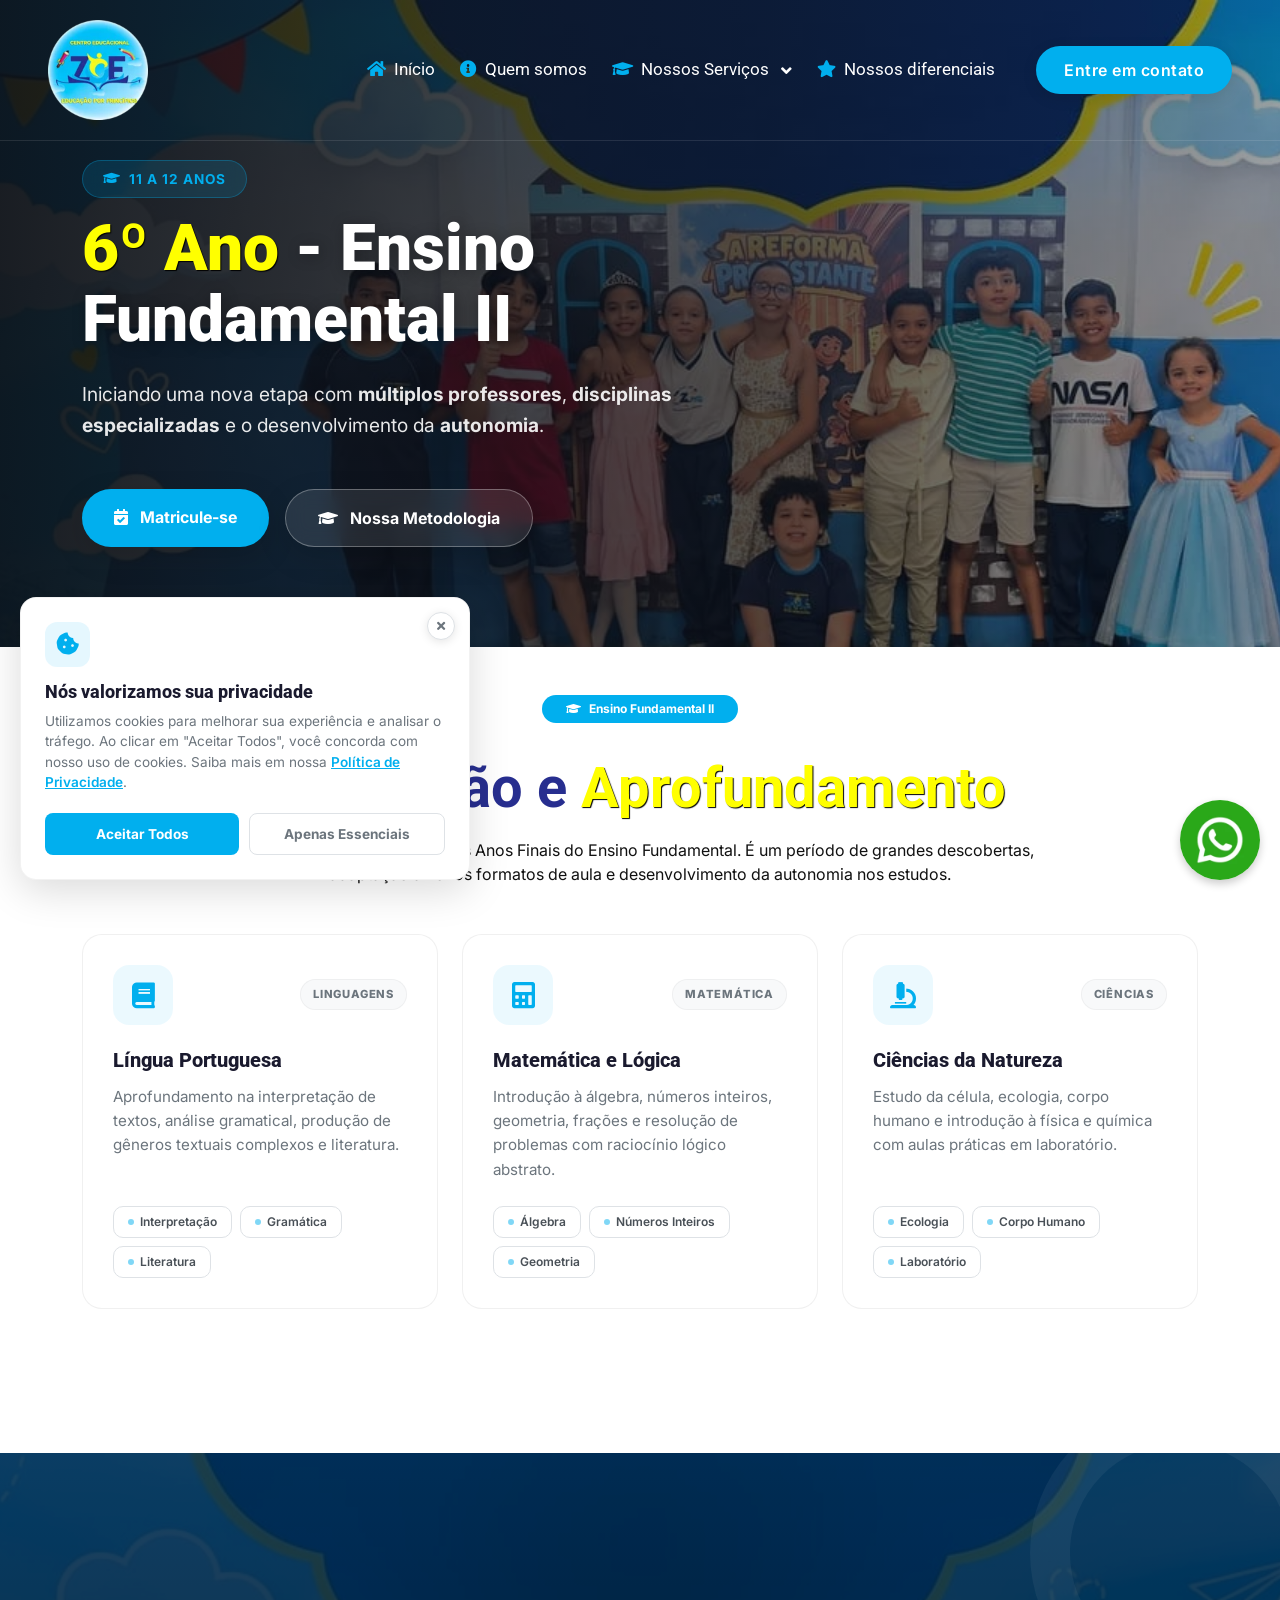
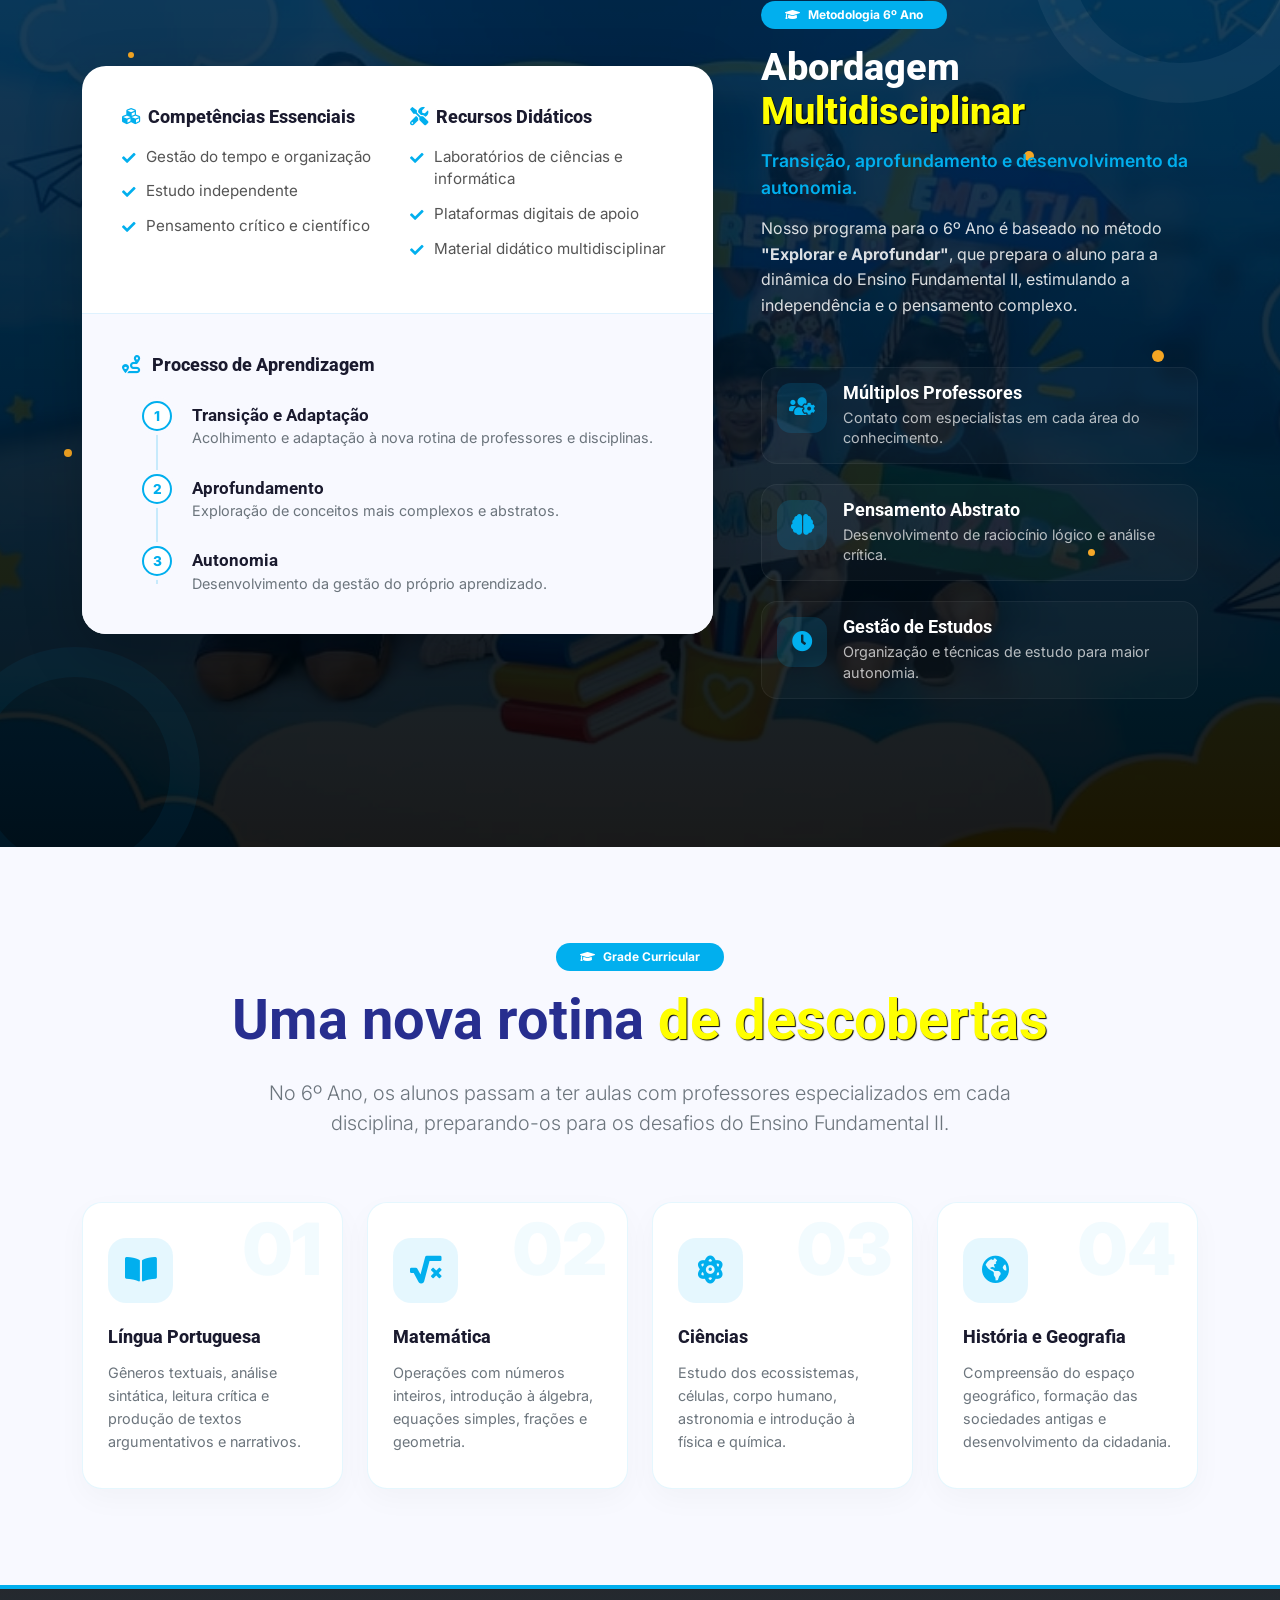
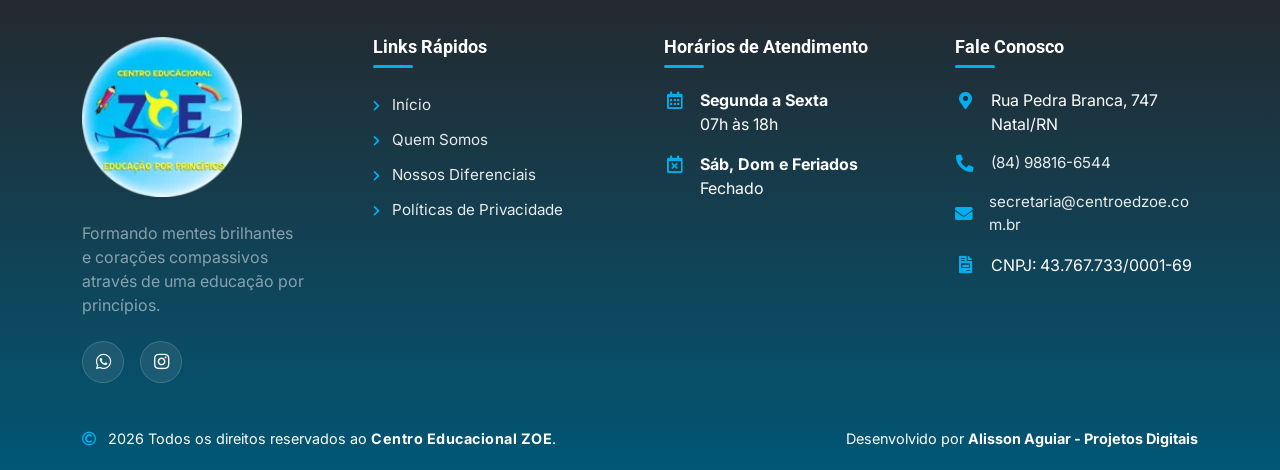
<file: 6_ano.html>
<!DOCTYPE html>
<html lang="pt-BR">

<head>
    <script async src="https://www.googletagmanager.com/gtm.js?id=GTM-59QC9VSQ"></script>
    <script>
        window.dataLayer = window.dataLayer || [];
        function gtag() { dataLayer.push(arguments); }
        gtag('js', new Date());
    </script>

    <script type="text/javascript">
        (function (c, l, a, r, i, t, y) {
            c[a] = c[a] || function () { (c[a].q = c[a].q || []).push(arguments) };
            t = l.createElement(r); t.async = 1; t.src = "https://www.clarity.ms/tag/" + i;
            y = l.getElementsByTagName(r)[0]; y.parentNode.insertBefore(t, y);
        })(window, document, "clarity", "script", "zjc30u0sl4");
    </script>

    <!-- ============================================
         META TAGS BÁSICAS E SEO
         ============================================ -->
    <meta charset="UTF-8">
    <meta name="viewport" content="width=device-width, initial-scale=1.0">
    <meta name="theme-color" content="#01afee">

    <title>6º Ano (11-12 anos) | Ensino Fundamental II | Centro Educacional ZOE</title>
    <meta name="description"
        content="Conheça o 6º Ano do Centro Educacional ZOE em Nossa Senhora da Apresentação
Bairro em Natal/RN. Iniciando uma nova etapa no Ensino Fundamental II com múltiplos professores, disciplinas especializadas e autonomia.">
    <meta name="keywords"
        content="6º Ano, Ensino Fundamental II, 11 anos, 12 anos, escola Natal RN, Centro Educacional ZOE, transição EF II, anos finais, disciplinas especializadas">
    <meta name="author" content="Centro Educacional ZOE">
    <meta name="robots" content="index, follow, max-image-preview:large">

    <link rel="canonical" href="https://centroedzoe.com.br/6_ano.html">

    <!-- Open Graph / Facebook -->
    <meta property="og:locale" content="pt_BR">
    <meta property="og:type" content="website">
    <meta property="og:title" content="6º Ano - Ensino Fundamental II | Centro Educacional ZOE">
    <meta property="og:description"
        content="Iniciando uma nova etapa no Ensino Fundamental II com múltiplos professores, disciplinas especializadas e autonomia.">
    <meta property="og:url" content="https://centroedzoe.com.br/6_ano.html">
    <meta property="og:image" content="https://centroedzoe.com.br/img/logo_centro_educacional_zoe.webp">
    <meta property="og:image:width" content="1200">
    <meta property="og:image:height" content="630">
    <meta property="og:site_name" content="Centro Educacional ZOE">

    <!-- Twitter Card -->
    <meta name="twitter:card" content="summary_large_image">
    <meta name="twitter:title" content="6º Ano - Ensino Fundamental II | Centro Educacional ZOE">
    <meta name="twitter:description"
        content="Iniciando uma nova etapa no Ensino Fundamental II com múltiplos professores, disciplinas especializadas e autonomia.">
    <meta name="twitter:image" content="https://centroedzoe.com.br/img/logo_centro_educacional_zoe.webp">

    <!-- Geo Tags -->
    <meta name="geo.region" content="BR-RN">
    <meta name="geo.placename" content="Natal, Rio Grande do Norte">
    <meta name="geo.position" content="-5.79448;-35.211">
    <meta name="ICBM" content="-5.79448, -35.211">

    <link rel="apple-touch-icon" sizes="180x180" href="img/apple-touch-icon.png">
    <link rel="icon" type="image/png" sizes="32x32" href="img/favicon-32x32.png">
    <link rel="icon" type="image/png" sizes="16x16" href="img/favicon-16x16.png">
    <link rel="icon" type="image/png" sizes="192x192" href="img/android-chrome-192x192.png">
    <link rel="manifest" href="img/site.webmanifest">

    <!-- ============================================
         OTIMIZAÇÃO DE FONTES
         ============================================ -->
    <link rel="preconnect" href="https://fonts.googleapis.com">
    <link rel="preconnect" href="https://fonts.gstatic.com" crossorigin>
    <link
        href="https://fonts.googleapis.com/css2?family=Inter:wght@400;600;800&family=Roboto:wght@400;500;700&display=swap"
        rel="stylesheet">

    <!-- ============================================
         OTIMIZAÇÃO DE IMAGEM LCP (HERO)
         ============================================ -->
    <link rel="preload" as="image" href="img/bg-hero-fundamental.webp">

    <!-- ============================================
         ÍCONES (FontAwesome Assíncrono)
         ============================================ -->
    <link rel="preload" href="https://use.fontawesome.com/releases/v5.15.4/css/all.css" as="style"
        onload="this.onload=null;this.rel='stylesheet'">
    <noscript>
        <link rel="stylesheet" href="https://use.fontawesome.com/releases/v5.15.4/css/all.css">
    </noscript>
    <link href="https://cdn.jsdelivr.net/npm/bootstrap-icons@1.4.1/font/bootstrap-icons.css" rel="stylesheet">

    <!-- ============================================
         OTIMIZAÇÃO DE CSS
         ============================================ -->
    <link href="css/bootstrap.min.css" rel="stylesheet">
    <link href="css/style.css" rel="stylesheet">

    <!-- CSS Não-crítico (Assíncrono) -->
    <link rel="stylesheet" href="lib/lightbox/css/lightbox.min.css" media="print" onload="this.media='all'">
    <link href="lib/owlcarousel/assets/owl.carousel.min.css" rel="stylesheet" media="print" onload="this.media='all'">
    <link rel="stylesheet" href="https://cdnjs.cloudflare.com/ajax/libs/animate.css/4.1.1/animate.min.css" media="print"
        onload="this.media='all'">
    <link href="lib/animate/animate.min.css" rel="stylesheet" media="print" onload="this.media='all'">


</head>

<body>
    <!-- Banner de Cookies -->
    <div id="cookie-banner" class="cookie-banner">
        <div class="cookie-content">
            <div class="cookie-icon">
                <i class="fas fa-cookie-bite"></i>
            </div>
            <div class="cookie-text">
                <h5>Nós valorizamos sua privacidade</h5>
                <p>
                    Utilizamos cookies para melhorar sua experiência e analisar o tráfego.
                    Ao clicar em "Aceitar Todos", você concorda com nosso uso de cookies.
                    Saiba mais em nossa <a href="politica-privacidade.html">Política de Privacidade</a>.
                </p>
            </div>
            <div class="cookie-buttons">
                <button id="btn-accept-all" class="btn-cookie btn-cookie-primary">Aceitar Todos</button>
                <button id="btn-essential" class="btn-cookie btn-cookie-outline">Apenas Essenciais</button>
            </div>
            <button id="btn-close-cookie" class="btn-cookie-close" aria-label="Fechar e aceitar apenas essenciais">
                <i class="fas fa-times"></i>
            </button>
        </div>
    </div>

    <a href="https://wa.me/558488166544?text=Olá,%20gostaria%20de%20mais%20informações%20sobre%20o%206º%20Ano."
        target="_blank" class="whatsapp-link" aria-label="Fale conosco pelo WhatsApp" onclick="gtag('event', 'clique_whatsapp', {'local': 'principal_6_ano'});">
        <img src="img/whatsapp.webp" alt="WhatsApp" width="80" height="80" fetchpriority="high" />
    </a>

    <!-- VLibras - Acessibilidade em Libras -->
    <div vw class="enabled">
        <div vw-access-button class="active"></div>
        <div vw-plugin-wrapper>
            <div class="vw-plugin-top-wrapper"></div>
        </div>
    </div>
    <script src="https://vlibras.gov.br/app/vlibras-plugin.js"></script>
    <script>
        new window.VLibras.Widget('https://vlibras.gov.br/app');
    </script>

    <!-- Spinner Start -->
    <div id="spinner"
        class="show bg-white position-fixed translate-middle w-100 vh-100 top-50 start-50 d-flex align-items-center justify-content-center">
        <div class="spinner-content text-center">
            <img src="img/logo_centro_educacional_zoe.webp" class="pulse-circle rounded-circle"
                alt="Logo Centro Educacional Zoe" width="100" height="100">
        </div>
    </div>
    <!-- Spinner End -->

    <!-- Navbar & Hero Start -->
    <div class="container-fluid position-relative p-0">
        <nav class="navbar navbar-expand-lg navbar-light px-4 px-lg-5 py-3 py-lg-0" id="mainNavbar">
            <div class="container-fluid p-0">
                <a href="index.html" class="navbar-brand p-0">
                    <img src="img/logo_centro_educacional_zoe.webp" alt="Logo" class="img-fluid rounded" width="100"
                        height="100">
                </a>

                <button class="navbar-toggler custom-toggler" type="button" data-bs-toggle="collapse"
                    data-bs-target="#navbarCollapse" aria-controls="navbarCollapse" aria-expanded="false"
                    aria-label="Toggle navigation">
                    <span class="hamburger-line"></span>
                    <span class="hamburger-line"></span>
                    <span class="hamburger-line"></span>
                </button>

                <div class="nav-overlay" id="navOverlay"></div>

                <div class="collapse navbar-collapse" id="navbarCollapse">
                    <button class="close-menu-btn d-lg-none" id="closeMenuBtn" aria-label="Fechar menu">
                        <i class="fas fa-times"></i>
                    </button>

                    <div class="navbar-nav ms-auto py-0">
                        <a href="index.html" class="nav-item nav-link"><i
                                class="fas fa-home text-primary me-2"></i>Início</a>
                        <a href="index.html#quem-somos" class="nav-item nav-link"><i
                                class="fas fa-info-circle text-primary me-2"></i>Quem somos</a>

                        <!-- Dropdown Nossos Serviços -->
                        <div class="nav-item dropdown dropdown-hover">
                            <a href="#" class="nav-link dropdown-toggle" id="servicesDropdown" role="button"
                                data-bs-toggle="dropdown" aria-expanded="false">
                                <i class="fas fa-graduation-cap text-primary me-2"></i>Nossos Serviços
                            </a>
                            <div class="dropdown-menu dropdown-menu-lg" aria-labelledby="servicesDropdown">
                                <div class="d-md-flex">
                                    <!-- Educação Infantil -->
                                    <div class="p-3 border-end">
                                        <h6 class="dropdown-header text-primary fw-bold">
                                            <i class="fas fa-child me-2"></i> Educação Infantil
                                        </h6>
                                        <div class="d-grid gap-1">
                                            <a class="dropdown-item d-flex align-items-center py-2"
                                                href="nivel_II.html">
                                                <span class="badge bg-primary rounded-circle me-2">II</span>
                                                <div><span class="d-block">Nível II</span><small class="text-muted">2
                                                        anos</small></div>
                                            </a>
                                            <a class="dropdown-item d-flex align-items-center py-2"
                                                href="nivel_III.html">
                                                <span class="badge bg-primary rounded-circle me-2">III</span>
                                                <div><span class="d-block">Nível III</span><small class="text-muted">3
                                                        anos</small></div>
                                            </a>
                                            <a class="dropdown-item d-flex align-items-center py-2"
                                                href="nivel_IV.html">
                                                <span class="badge bg-primary rounded-circle me-2">IV</span>
                                                <div><span class="d-block">Nível IV</span><small class="text-muted">4
                                                        anos</small></div>
                                            </a>
                                            <a class="dropdown-item d-flex align-items-center py-2" href="nivel_V.html">
                                                <span class="badge bg-primary rounded-circle me-2">V</span>
                                                <div><span class="d-block">Nível V</span><small class="text-muted">5
                                                        anos</small></div>
                                            </a>
                                            <a class="dropdown-item d-flex align-items-center py-2"
                                                href="tempo_integral.html">
                                                <span class="badge bg-primary rounded-circle me-2">IN</span>
                                                <div><span class="d-block">Tempo Integral</span><small
                                                        class="text-muted">Todos os níveis</small></div>
                                            </a>
                                        </div>
                                    </div>

                                    <!-- Ensino Fundamental -->
                                    <div class="p-3">
                                        <h6 class="dropdown-header text-primary fw-bold">
                                            <i class="fas fa-book-open me-2"></i> Ensino Fundamental
                                        </h6>
                                        <div class="d-grid gap-1">
                                            <a class="dropdown-item d-flex align-items-center py-2" href="1_ano.html">
                                                <span class="badge bg-primary rounded-circle me-2">1°</span>
                                                <div><span class="d-block">1° Ano</span><small class="text-muted">6-7
                                                        anos</small></div>
                                            </a>
                                            <a class="dropdown-item d-flex align-items-center py-2" href="2_ano.html">
                                                <span class="badge bg-primary rounded-circle me-2">2°</span>
                                                <div><span class="d-block">2° Ano</span><small class="text-muted">7-8
                                                        anos</small></div>
                                            </a>
                                            <a class="dropdown-item d-flex align-items-center py-2" href="3_ano.html">
                                                <span class="badge bg-primary rounded-circle me-2">3°</span>
                                                <div><span class="d-block">3° Ano</span><small class="text-muted">8-9
                                                        anos</small></div>
                                            </a>
                                            <a class="dropdown-item d-flex align-items-center py-2" href="4_ano.html">
                                                <span class="badge bg-primary rounded-circle me-2">4°</span>
                                                <div><span class="d-block">4° Ano</span><small class="text-muted">9-10
                                                        anos</small></div>
                                            </a>
                                            <a class="dropdown-item d-flex align-items-center py-2" href="5_ano.html">
                                                <span class="badge bg-primary rounded-circle me-2">5°</span>
                                                <div><span class="d-block">5° Ano</span><small class="text-muted">10-11
                                                        anos</small></div>
                                            </a>
                                            <a class="dropdown-item d-flex align-items-center py-2 active"
                                                href="6_ano.html">
                                                <span class="badge bg-primary rounded-circle me-2">6°</span>
                                                <div><span class="d-block">6° Ano</span><small class="text-muted">11-12
                                                        anos</small></div>
                                            </a>
                                            <!-- CORRIGIDO: Removido 'active' do 7º ano -->
                                            <a class="dropdown-item d-flex align-items-center py-2" href="7_ano.html">
                                                <span class="badge bg-primary rounded-circle me-2">7°</span>
                                                <div><span class="d-block">7° Ano</span><small class="text-muted">12-13
                                                        anos</small></div>
                                            </a>
                                        </div>
                                    </div>
                                </div>
                            </div>
                        </div>

                        <a href="index.html#nossos-diferenciais" class="nav-item nav-link"><i
                                class="fas fa-star text-primary me-2"></i>Nossos diferenciais</a>
                    </div>

                    <a href="https://wa.me/558488166544?text=Olá,%20gostaria%20de%20mais%20informações" target="_blank"
                        class="btn btn-primary-effect ms-lg-3 mt-3 mt-lg-0" onclick="gtag('event', 'clique_whatsapp', {'local': '6_ano_navbar_entre_em_contato'});">
                        Entre em contato
                    </a>
                </div>
            </div>
        </nav>

        <!-- Hero Banner -->
        <header class="page-hero"
            style="background-image: url('img/bg-hero-fundamental.webp'); background-position: bottom left;">
            <div class="page-hero-overlay"></div>

            <div class="container position-relative z-2">
                <div class="row">
                    <div class="col-lg-8 text-center text-lg-start">
                        <span class="hero-badge mb-3 wow fadeInDown" data-wow-delay="0.1s">
                            <i class="fas fa-graduation-cap me-2"></i> 11 a 12 anos
                        </span>
                        <h1 class="hero-title mb-4 wow fadeInUp" data-wow-delay="0.2s">
                            <span class="text-warning">6º Ano</span> - Ensino Fundamental II
                        </h1>
                        <p class="hero-text mb-5 wow fadeInUp" data-wow-delay="0.3s">
                            Iniciando uma nova etapa com <strong>múltiplos professores</strong>, <strong>disciplinas
                                especializadas</strong> e o desenvolvimento da <strong>autonomia</strong>.
                        </p>
                        <div class="hero-buttons d-flex flex-column flex-sm-row justify-content-center justify-content-lg-start gap-3 wow fadeInUp"
                            data-wow-delay="0.4s">
                            <a href="https://wa.me/558488166544?text=Olá, gostaria de matricular o meu filho(a) no 6º Ano!"
                                target="_blank" class="btn btn-primary btn-hero" onclick="gtag('event', 'clique_whatsapp', {'local': '6_ano_matriculese'});">
                                <i class="fas fa-calendar-check me-2"></i> Matricule-se
                            </a>
                            <a href="https://wa.me/558488166544?text=Olá, gostaria de conheça mais a metodologia do 6º Ano!"
                                target="_blank" class="btn btn-glass btn-hero" onclick="gtag('event', 'clique_whatsapp', {'local': '6_ano_nossa_metodologia'});">
                                <i class="fas fa-graduation-cap me-2"></i> Nossa Metodologia
                            </a>
                        </div>
                    </div>
                </div>
            </div>
        </header>
    </div>

    <!-- Desenvolvimento Integral no 6º Ano -->
    <section class="py-5 bg-white">
        <div class="container pb-5">
            <header class="text-center mx-auto pb-5 wow fadeInUp" data-wow-delay="0.2s">
                <span class="badge bg-primary text-white rounded-pill px-4 py-2 mb-3">
                    <i class="fas fa-graduation-cap me-2"></i>Ensino Fundamental II
                </span>
                <h2 class="display-4 text-purple fw-bold mt-3 mb-3">
                    Transição e <span class="text-warning">Aprofundamento</span>
                </h2>
                <p class="team-subtitle text-dark mx-auto">
                    O 6º Ano marca a entrada nos Anos Finais do Ensino Fundamental. É um período de grandes descobertas,
                    adaptação a novos formatos de aula e desenvolvimento da autonomia nos estudos.
                </p>
            </header>

            <div class="row g-4 mb-5 justify-content-center">

                <!-- PILAR 1 - LÍNGUA PORTUGUESA -->
                <div class="col-lg-4 col-md-6 wow fadeInUp" data-wow-delay="0.1s">
                    <article class="foundation-card">
                        <div class="foundation-card-top">
                            <div class="foundation-icon">
                                <i class="fas fa-book"></i>
                            </div>
                            <span class="foundation-badge">Linguagens</span>
                        </div>
                        <h4>Língua Portuguesa</h4>
                        <p>Aprofundamento na interpretação de textos, análise gramatical, produção de gêneros textuais
                            complexos e literatura.</p>

                        <div class="foundation-tags">
                            <span>Interpretação</span>
                            <span>Gramática</span>
                            <span>Literatura</span>
                        </div>
                    </article>
                </div>

                <!-- PILAR 2 - MATEMÁTICA -->
                <div class="col-lg-4 col-md-6 wow fadeInUp" data-wow-delay="0.2s">
                    <article class="foundation-card">
                        <div class="foundation-card-top">
                            <div class="foundation-icon">
                                <i class="fas fa-calculator"></i>
                            </div>
                            <span class="foundation-badge">Matemática</span>
                        </div>
                        <h4>Matemática e Lógica</h4>
                        <p>Introdução à álgebra, números inteiros, geometria, frações e resolução de problemas com
                            raciocínio lógico abstrato.</p>

                        <div class="foundation-tags">
                            <span>Álgebra</span>
                            <span>Números Inteiros</span>
                            <span>Geometria</span>
                        </div>
                    </article>
                </div>

                <!-- PILAR 3 - CIÊNCIAS DA NATUREZA -->
                <div class="col-lg-4 col-md-6 wow fadeInUp" data-wow-delay="0.3s">
                    <article class="foundation-card">
                        <div class="foundation-card-top">
                            <div class="foundation-icon">
                                <i class="fas fa-microscope"></i>
                            </div>
                            <span class="foundation-badge">Ciências</span>
                        </div>
                        <h4>Ciências da Natureza</h4>
                        <p>Estudo da célula, ecologia, corpo humano e introdução à física e química com aulas práticas
                            em laboratório.</p>

                        <div class="foundation-tags">
                            <span>Ecologia</span>
                            <span>Corpo Humano</span>
                            <span>Laboratório</span>
                        </div>
                    </article>
                </div>

            </div>
        </div>
    </section>

    <!-- Nossa Metodologia - 6º Ano (Layout Invertido) -->
    <section class="methodology-section bg-fundamental" id="nossa_metodologia">
        <div class="methodology-particles">
            <div class="particle"></div>
            <div class="particle"></div>
            <div class="particle"></div>
            <div class="particle"></div>
            <div class="particle"></div>
        </div>
        <div class="methodology-shape shape-1"></div>
        <div class="methodology-shape shape-2"></div>

        <div class="container py-5 position-relative z-2">
            <div class="row g-5 align-items-center">

                <!-- Coluna Esquerda: O Card Premium (INVERTIDO) -->
                <div class="col-lg-7 wow fadeInLeft" data-wow-delay="0.3s">
                    <article class="methodology-card">
                        <div class="methodology-card-top">
                            <div class="row g-4">
                                <div class="col-md-6">
                                    <div class="card-section">
                                        <h4 class="card-section-title"><i class="fas fa-cubes text-primary"></i>
                                            Competências Essenciais</h4>
                                        <ul class="custom-list">
                                            <li>Gestão do tempo e organização</li>
                                            <li>Estudo independente</li>
                                            <li>Pensamento crítico e científico</li>
                                        </ul>
                                    </div>
                                </div>
                                <div class="col-md-6">
                                    <div class="card-section">
                                        <h4 class="card-section-title"><i class="fas fa-tools text-primary"></i>
                                            Recursos Didáticos</h4>
                                        <ul class="custom-list">
                                            <li>Laboratórios de ciências e informática</li>
                                            <li>Plataformas digitais de apoio</li>
                                            <li>Material didático multidisciplinar</li>
                                        </ul>
                                    </div>
                                </div>
                            </div>
                        </div>

                        <div class="methodology-card-bottom">
                            <h4 class="process-title"><i class="fas fa-route text-primary me-2"></i> Processo de
                                Aprendizagem</h4>
                            <div class="process-timeline">
                                <div class="process-step">
                                    <div class="step-marker"><span>1</span></div>
                                    <div class="step-content">
                                        <h5>Transição e Adaptação</h5>
                                        <p>Acolhimento e adaptação à nova rotina de professores e disciplinas.</p>
                                    </div>
                                </div>
                                <div class="process-step">
                                    <div class="step-marker"><span>2</span></div>
                                    <div class="step-content">
                                        <h5>Aprofundamento</h5>
                                        <p>Exploração de conceitos mais complexos e abstratos.</p>
                                    </div>
                                </div>
                                <div class="process-step">
                                    <div class="step-marker"><span>3</span></div>
                                    <div class="step-content">
                                        <h5>Autonomia</h5>
                                        <p>Desenvolvimento da gestão do próprio aprendizado.</p>
                                    </div>
                                </div>
                            </div>
                        </div>
                    </article>
                </div>

                <!-- Coluna Direita: Textos e Destaques (INVERTIDO) -->
                <div class="col-lg-5">
                    <header class="methodology-header wow fadeInRight" data-wow-delay="0.2s">
                        <span class="badge bg-primary text-white rounded-pill px-4 py-2 mb-3">
                            <i class="fas fa-graduation-cap me-2"></i>Metodologia 6º Ano
                        </span>
                        <h2 class="methodology-title">
                            Abordagem <span class="text-warning">Multidisciplinar</span>
                        </h2>
                        <p class="methodology-subtitle">
                            Transição, aprofundamento e desenvolvimento da autonomia.
                        </p>
                        <p class="methodology-text">
                            Nosso programa para o 6º Ano é baseado no método <strong>"Explorar e Aprofundar"</strong>,
                            que prepara o aluno para a dinâmica do Ensino Fundamental II, estimulando a independência e
                            o pensamento complexo.
                        </p>
                    </header>

                    <div class="methodology-features mt-5 wow fadeInRight" data-wow-delay="0.4s">
                        <article class="feature-item">
                            <div class="feature-icon"><i class="fas fa-users-cog"></i></div>
                            <div class="feature-content">
                                <h4>Múltiplos Professores</h4>
                                <p>Contato com especialistas em cada área do conhecimento.</p>
                            </div>
                        </article>
                        <article class="feature-item">
                            <div class="feature-icon"><i class="fas fa-brain"></i></div>
                            <div class="feature-content">
                                <h4>Pensamento Abstrato</h4>
                                <p>Desenvolvimento de raciocínio lógico e análise crítica.</p>
                            </div>
                        </article>
                        <article class="feature-item">
                            <div class="feature-icon"><i class="fas fa-clock"></i></div>
                            <div class="feature-content">
                                <h4>Gestão de Estudos</h4>
                                <p>Organização e técnicas de estudo para maior autonomia.</p>
                            </div>
                        </article>
                    </div>
                </div>

            </div>
        </div>
    </section>

    <!-- Daily Activities Start (Novo Layout Grade Curricular) -->
    <section class="activities-section py-5" id="atividades">
        <div class="container py-5">
            <header class="text-center mx-auto pb-5 wow fadeInUp" data-wow-delay="0.2s">
                <span class="badge bg-primary text-white rounded-pill px-4 py-2 mb-3">
                    <i class="fas fa-graduation-cap me-2"></i>Grade Curricular
                </span>
                <h2 class="display-4 fw-bold mb-4 text-purple">
                    Uma nova rotina <span class="text-warning">de descobertas</span>
                </h2>
                <p class="lead text-muted mx-auto" style="max-width: 750px;">
                    No 6º Ano, os alunos passam a ter aulas com professores especializados em cada disciplina,
                    preparando-os para os desafios do Ensino Fundamental II.
                </p>
            </header>

            <!-- Grade de Matérias -->
            <div class="row g-4 justify-content-center">

                <!-- Matéria 1 -->
                <div class="col-md-6 col-lg-3 wow fadeInUp" data-wow-delay="0.1s">
                    <article class="subject-card">
                        <div class="subject-number">01</div>
                        <div class="subject-icon">
                            <i class="fas fa-book-open"></i>
                        </div>
                        <h4>Língua Portuguesa</h4>
                        <p>Gêneros textuais, análise sintática, leitura crítica e produção de textos argumentativos e
                            narrativos.</p>
                    </article>
                </div>

                <!-- Matéria 2 -->
                <div class="col-md-6 col-lg-3 wow fadeInUp" data-wow-delay="0.2s">
                    <article class="subject-card">
                        <div class="subject-number">02</div>
                        <div class="subject-icon">
                            <i class="fas fa-square-root-alt"></i>
                        </div>
                        <h4>Matemática</h4>
                        <p>Operações com números inteiros, introdução à álgebra, equações simples, frações e geometria.
                        </p>
                    </article>
                </div>

                <!-- Matéria 3 -->
                <div class="col-md-6 col-lg-3 wow fadeInUp" data-wow-delay="0.3s">
                    <article class="subject-card">
                        <div class="subject-number">03</div>
                        <div class="subject-icon">
                            <i class="fas fa-atom"></i>
                        </div>
                        <h4>Ciências</h4>
                        <p>Estudo dos ecossistemas, células, corpo humano, astronomia e introdução à física e química.
                        </p>
                    </article>
                </div>

                <!-- Matéria 4 -->
                <div class="col-md-6 col-lg-3 wow fadeInUp" data-wow-delay="0.4s">
                    <article class="subject-card">
                        <div class="subject-number">04</div>
                        <div class="subject-icon">
                            <i class="fas fa-globe-americas"></i>
                        </div>
                        <h4>História e Geografia</h4>
                        <p>Compreensão do espaço geográfico, formação das sociedades antigas e desenvolvimento da
                            cidadania.</p>
                    </article>
                </div>

            </div>
        </div>
    </section>

    <!-- Footer Start -->
    <footer class="footer-custom-bg wow fadeIn" data-wow-delay="0.2s">
        <div class="footer-overlay"></div>
        <div class="container pt-5 pb-4 position-relative z-2">
            <div class="row g-4 g-lg-5">
                <!-- Coluna 1: Logo e Redes Sociais -->
                <div class="col-lg-4 col-xl-3 text-center text-lg-start">
                    <div class="footer-brand">
                        <a href="index.html" class="d-inline-block mb-4">
                            <img src="img/logo_centro_educacional_zoe.webp" alt="Logo Centro Educacional ZOE"
                                class="footer-logo img-fluid" loading="lazy" width="160" height="160">
                        </a>
                        <p class="text-white-50 mb-4 d-none d-lg-block">
                            Formando mentes brilhantes e corações compassivos através de uma educação por princípios.
                        </p>
                        <div class="footer-social d-flex justify-content-center justify-content-lg-start gap-3">
                            <a href="https://wa.me/558488166544?text=Olá,%20gostaria%20de%20mais%20informações"
                                target="_blank" class="social-btn" aria-label="WhatsApp" onclick="gtag('event', 'clique_whatsapp', {'local': '6_ano_rodape'});">
                                <i class="fab fa-whatsapp"></i>
                            </a>
                            <a href="https://www.instagram.com/centroedzoe/" target="_blank" class="social-btn"
                                aria-label="Instagram" onclick="gtag('event', 'clique_instagram', {'local': '6_ano_rodape'});">
                                <i class="fab fa-instagram"></i>
                            </a>
                        </div>
                    </div>
                </div>

                <!-- Coluna 2: Links Rápidos -->
                <div class="col-md-6 col-lg-4 col-xl-3">
                    <div class="footer-links">
                        <h4 class="footer-title">Links Rápidos</h4>
                        <ul class="list-unstyled mb-0">
                            <li><a href="#" class="footer-link"><i class="fas fa-chevron-right"></i> Início</a></li>
                            <li><a href="index.html#quem-somos" class="footer-link"><i class="fas fa-chevron-right"></i>
                                    Quem
                                    Somos</a></li>
                            <li><a href="index.html#nossos-diferenciais" class="footer-link"><i
                                        class="fas fa-chevron-right"></i>
                                    Nossos Diferenciais</a></li>
                            <li><a href="politica-privacidade.html" class="footer-link"><i
                                        class="fas fa-chevron-right"></i> Políticas de
                                    Privacidade</a></li>

                        </ul>
                    </div>
                </div>

                <!-- Coluna 3: Horários -->
                <div class="col-md-6 col-lg-4 col-xl-3">
                    <div class="footer-hours">
                        <h4 class="footer-title">Horários de Atendimento</h4>
                        <ul class="list-unstyled mb-0">
                            <li class="d-flex align-items-start mb-3">
                                <i class="far fa-calendar-alt text-primary mt-1 me-3"></i>
                                <div>
                                    <span class="d-block text-white fw-bold">Segunda a Sexta</span>
                                    <span class="text-white">07h às 18h</span>
                                </div>
                            </li>
                            <li class="d-flex align-items-start">
                                <i class="far fa-calendar-times text-primary mt-1 me-3"></i>
                                <div>
                                    <span class="d-block text-white fw-bold">Sáb, Dom e Feriados</span>
                                    <span class="text-white">Fechado</span>
                                </div>
                            </li>
                        </ul>
                    </div>
                </div>

                <!-- Coluna 4: Contatos -->
                <div class="col-md-6 col-lg-12 col-xl-3">
                    <div class="footer-contact">
                        <h4 class="footer-title">Fale Conosco</h4>
                        <ul class="list-unstyled mb-0">
                            <li class="d-flex align-items-start mb-3">
                                <i class="fas fa-map-marker-alt text-primary mt-1 me-3"></i>
                                <span class="text-white">Rua Pedra Branca, 747<br>Natal/RN</span>
                            </li>
                            <li class="d-flex align-items-center mb-3">
                                <i class="fas fa-phone-alt text-primary me-3"></i>
                                <a href="https://wa.me/558488166544" target="_blank" class="footer-link p-0">(84)
                                    98816-6544</a>
                            </li>
                            <li class="d-flex align-items-center mb-3">
                                <i class="fas fa-envelope text-primary me-3"></i>
                                <a href="mailto:secretaria@centroedzoe.com.br"
                                    class="footer-link p-0 text-break">secretaria@centroedzoe.com.br</a>
                            </li>
                            <li class="d-flex align-items-center">
                                <i class="fas fa-file-invoice text-primary me-3"></i>
                                <span class="text-white">CNPJ: 43.767.733/0001-69</span>
                            </li>
                        </ul>
                    </div>
                </div>
            </div>
        </div>

        <!-- Copyright -->
        <div class="footer-copyright position-relative z-2">
            <div class="container">
                <div class="row align-items-center">
                    <div class="col-md-6 text-center text-md-start mb-3 mb-md-0">
                        <p class="mb-0 text-white">
                            <i class="far fa-copyright text-primary me-2"></i>
                            <span id="ano-atual"></span> Todos os direitos reservados ao <strong
                                class="text-white">Centro Educacional ZOE</strong>.
                        </p>
                    </div>
                    <div class="col-md-6 text-center text-md-end">
                        <p class="mb-0 text-white">
                            Desenvolvido por <a href="#"
                                class="text-white fw-bold text-decoration-none hover-text-primary">Alisson Aguiar -
                                Projetos Digitais</a>
                        </p>
                    </div>
                </div>
            </div>
        </div>
    </footer>

    <!-- ============================================
         SCRIPTS OTIMIZADOS
         ============================================ -->
    <script>
        document.getElementById("ano-atual").textContent = new Date().getFullYear();
    </script>

    <!-- Bibliotecas carregadas com Defer para não travar a renderização -->
    <script defer src="https://ajax.googleapis.com/ajax/libs/jquery/3.6.4/jquery.min.js"></script>
    <script defer src="https://cdn.jsdelivr.net/npm/bootstrap@5.0.0/dist/js/bootstrap.bundle.min.js"></script>
    <script defer src="lib/wow/wow.min.js"></script>
    <script defer src="lib/easing/easing.min.js"></script>
    <script defer src="lib/waypoints/waypoints.min.js"></script>
    <script defer src="lib/counterup/counterup.min.js"></script>
    <script defer src="lib/lightbox/js/lightbox.min.js"></script>
    <script defer src="lib/owlcarousel/owl.carousel.min.js"></script>

    <!-- Script para fechar o menu mobile ao clicar nos links -->
    <script>
        document.addEventListener('DOMContentLoaded', function () {
            const menuLinks = document.querySelectorAll('.navbar-nav .nav-link:not(.dropdown-toggle), .navbar-nav .dropdown-item');
            const navbarCollapse = document.getElementById('navbarCollapse');

            if (navbarCollapse) {
                menuLinks.forEach(link => {
                    link.addEventListener('click', function () {
                        if (navbarCollapse.classList.contains('show')) {
                            const bsCollapse = bootstrap.Collapse.getInstance(navbarCollapse) || new bootstrap.Collapse(navbarCollapse, { toggle: false });
                            bsCollapse.hide();
                        }
                    });
                });
            }
        });
    </script>

    <script defer src="js/main.js"></script>
</body>

</html>
</file>
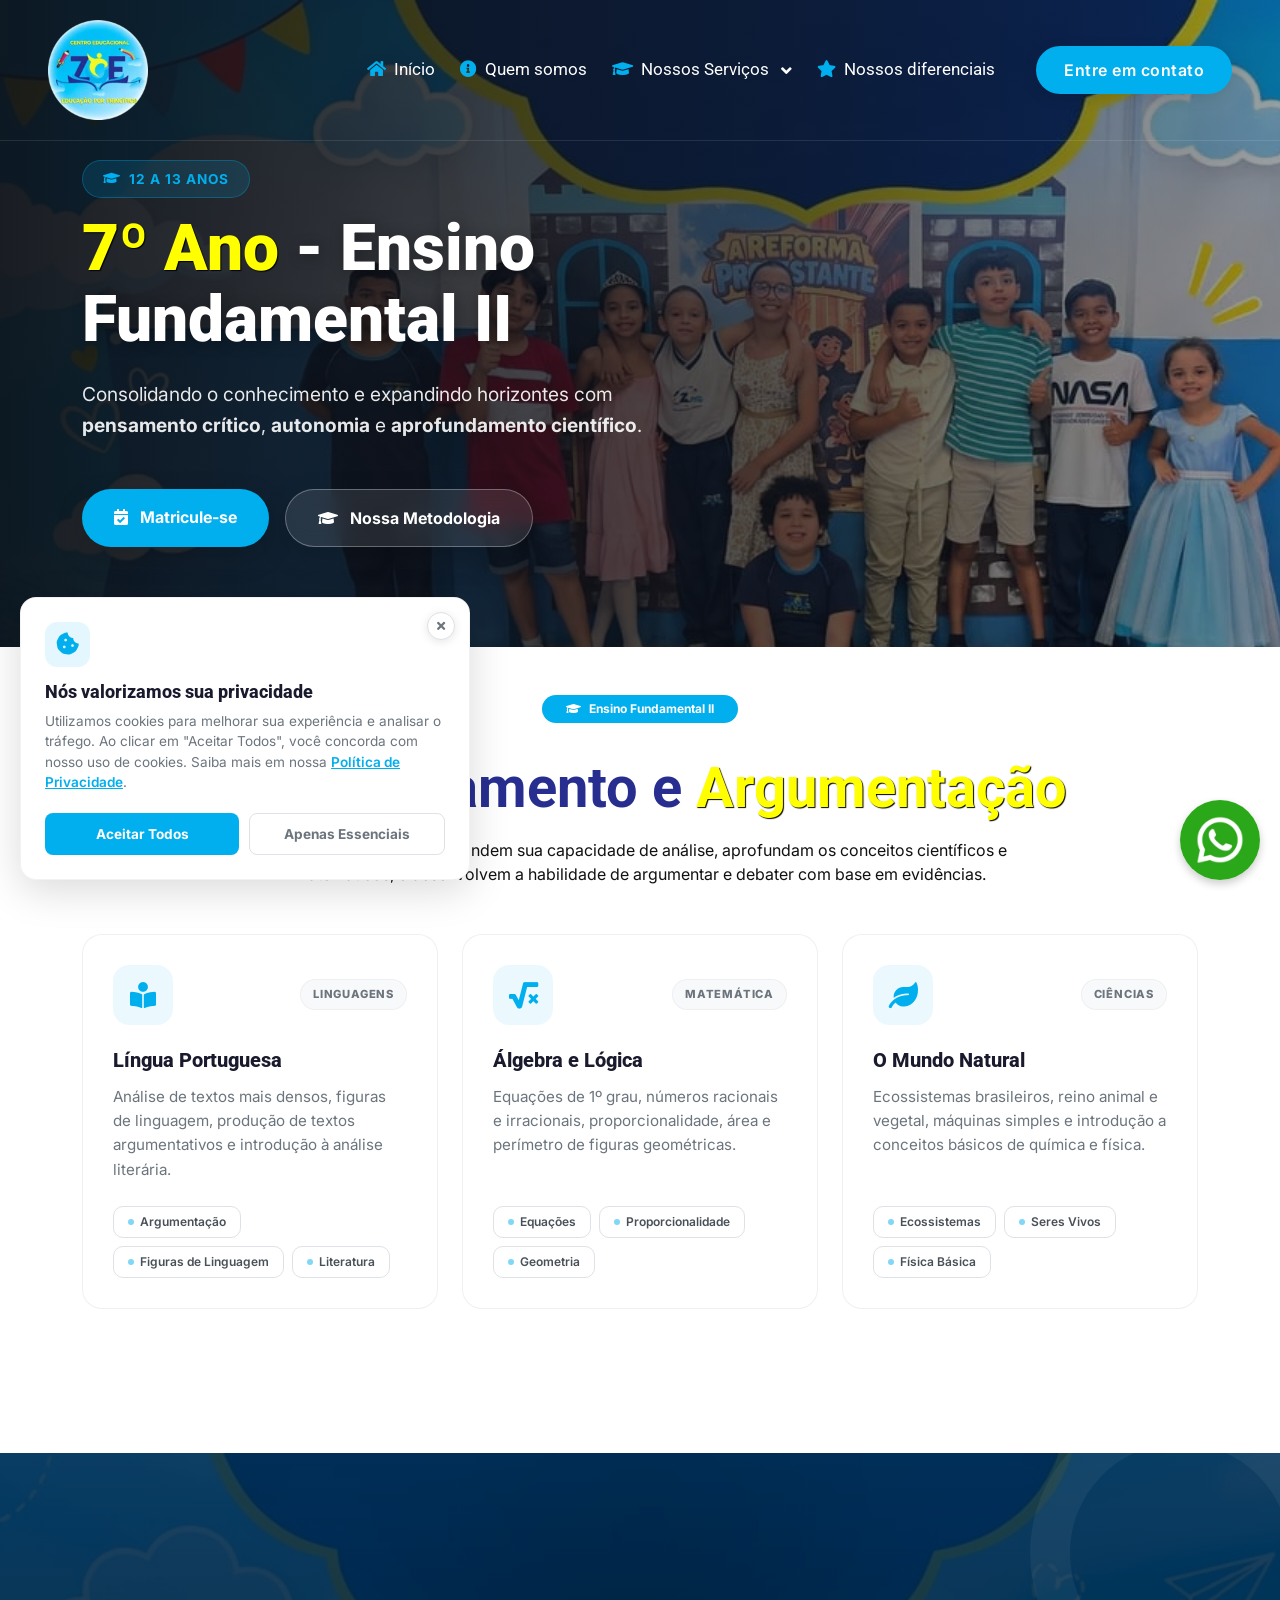
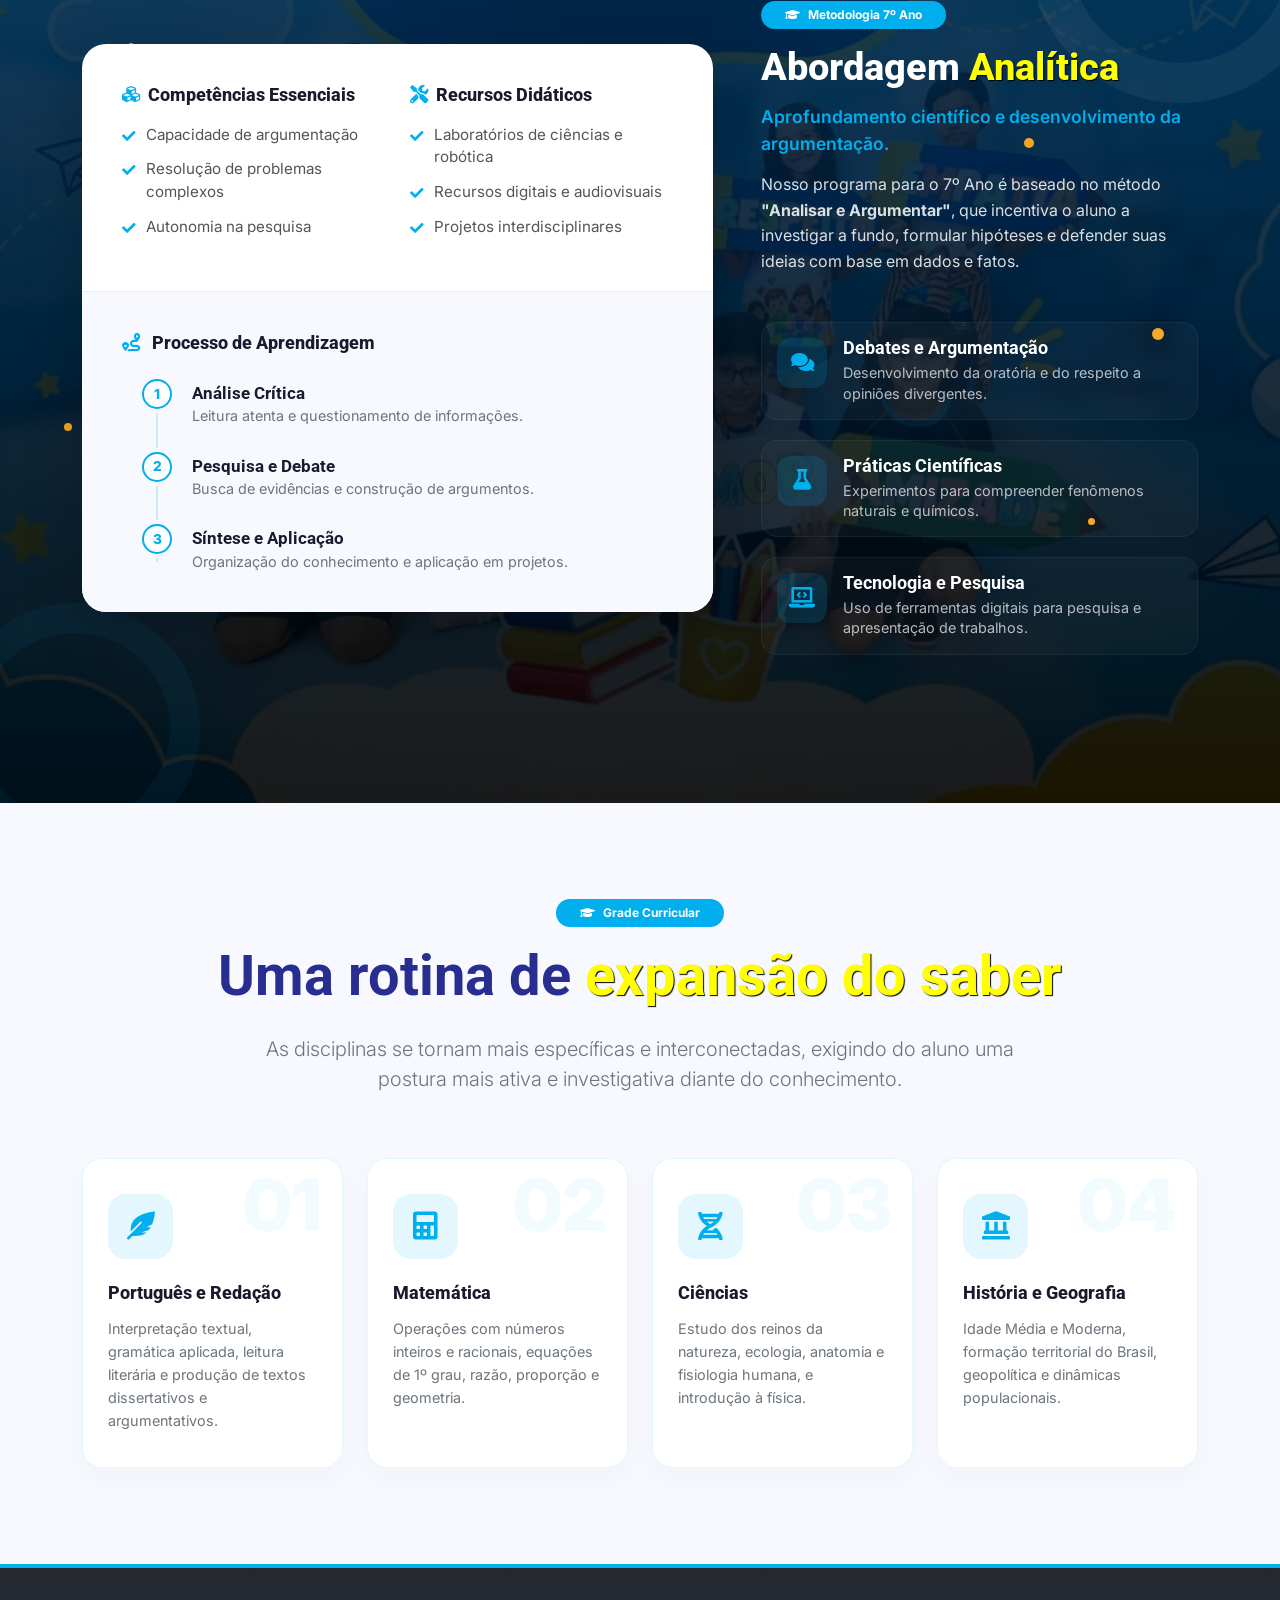
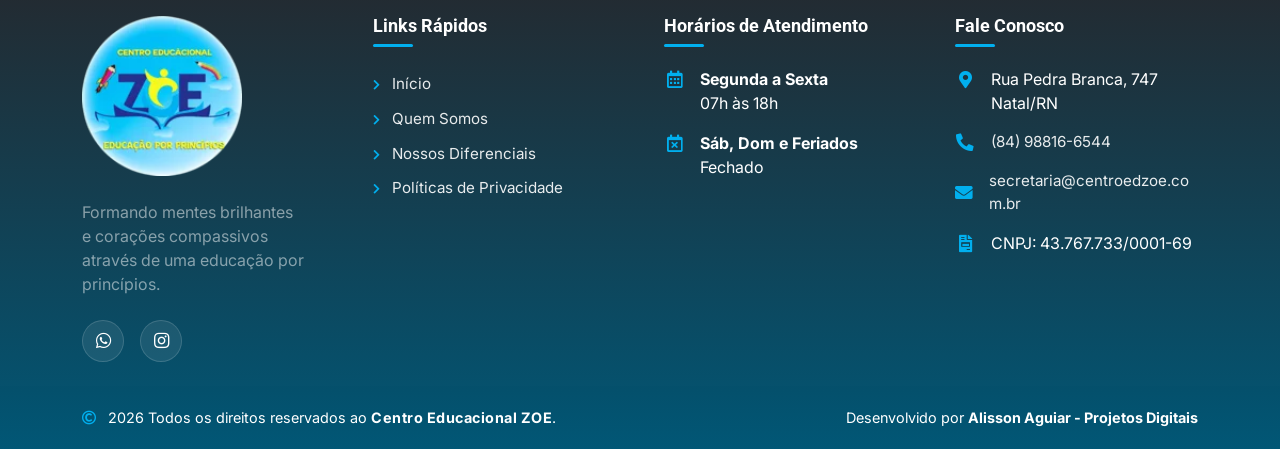
<file: 7_ano.html>
<!DOCTYPE html>
<html lang="pt-BR">

<head>
    <script async src="https://www.googletagmanager.com/gtm.js?id=GTM-59QC9VSQ"></script>
    <script>
        window.dataLayer = window.dataLayer || [];
        function gtag() { dataLayer.push(arguments); }
        gtag('js', new Date());
    </script>

    <script type="text/javascript">
        (function (c, l, a, r, i, t, y) {
            c[a] = c[a] || function () { (c[a].q = c[a].q || []).push(arguments) };
            t = l.createElement(r); t.async = 1; t.src = "https://www.clarity.ms/tag/" + i;
            y = l.getElementsByTagName(r)[0]; y.parentNode.insertBefore(t, y);
        })(window, document, "clarity", "script", "zjc30u0sl4");
    </script>

    <!-- ============================================
         META TAGS BÁSICAS E SEO
         ============================================ -->
    <meta charset="UTF-8">
    <meta name="viewport" content="width=device-width, initial-scale=1.0">
    <meta name="theme-color" content="#01afee">

    <title>7º Ano (12-13 anos) | Ensino Fundamental II | Centro Educacional ZOE</title>
    <meta name="description"
        content="Conheça o 7º Ano do Centro Educacional ZOE em Nossa Senhora da Apresentação
Bairro em Natal/RN. Aprofundando o conhecimento, expandindo horizontes e desenvolvendo o pensamento crítico e científico.">
    <meta name="keywords"
        content="7º Ano, Ensino Fundamental II, 12 anos, 13 anos, escola Natal RN, Centro Educacional ZOE, álgebra, argumentação, ciências naturais">
    <meta name="author" content="Centro Educacional ZOE">
    <meta name="robots" content="index, follow, max-image-preview:large">

    <link rel="canonical" href="https://centroedzoe.com.br/7_ano.html">

    <!-- Open Graph / Facebook -->
    <meta property="og:locale" content="pt_BR">
    <meta property="og:type" content="website">
    <meta property="og:title" content="7º Ano - Ensino Fundamental II | Centro Educacional ZOE">
    <meta property="og:description"
        content="Aprofundando o conhecimento, expandindo horizontes e desenvolvendo o pensamento crítico e científico.">
    <meta property="og:url" content="https://centroedzoe.com.br/7_ano.html">
    <meta property="og:image" content="https://centroedzoe.com.br/img/logo_centro_educacional_zoe.webp">
    <meta property="og:image:width" content="1200">
    <meta property="og:image:height" content="630">
    <meta property="og:site_name" content="Centro Educacional ZOE">

    <!-- Twitter Card -->
    <meta name="twitter:card" content="summary_large_image">
    <meta name="twitter:title" content="7º Ano - Ensino Fundamental II | Centro Educacional ZOE">
    <meta name="twitter:description"
        content="Aprofundando o conhecimento, expandindo horizontes e desenvolvendo o pensamento crítico e científico.">
    <meta name="twitter:image" content="https://centroedzoe.com.br/img/logo_centro_educacional_zoe.webp">

    <!-- Geo Tags -->
    <meta name="geo.region" content="BR-RN">
    <meta name="geo.placename" content="Natal, Rio Grande do Norte">
    <meta name="geo.position" content="-5.79448;-35.211">
    <meta name="ICBM" content="-5.79448, -35.211">

    <link rel="apple-touch-icon" sizes="180x180" href="img/apple-touch-icon.png">
    <link rel="icon" type="image/png" sizes="32x32" href="img/favicon-32x32.png">
    <link rel="icon" type="image/png" sizes="16x16" href="img/favicon-16x16.png">
    <link rel="icon" type="image/png" sizes="192x192" href="img/android-chrome-192x192.png">
    <link rel="manifest" href="img/site.webmanifest">

    <!-- ============================================
         OTIMIZAÇÃO DE FONTES
         ============================================ -->
    <link rel="preconnect" href="https://fonts.googleapis.com">
    <link rel="preconnect" href="https://fonts.gstatic.com" crossorigin>
    <link
        href="https://fonts.googleapis.com/css2?family=Inter:wght@400;600;800&family=Roboto:wght@400;500;700&display=swap"
        rel="stylesheet">

    <!-- ============================================
         OTIMIZAÇÃO DE IMAGEM LCP (HERO)
         ============================================ -->
    <link rel="preload" as="image" href="img/bg-hero-fundamental.webp">

    <!-- ============================================
         ÍCONES (FontAwesome Assíncrono)
         ============================================ -->
    <link rel="preload" href="https://use.fontawesome.com/releases/v5.15.4/css/all.css" as="style"
        onload="this.onload=null;this.rel='stylesheet'">
    <noscript>
        <link rel="stylesheet" href="https://use.fontawesome.com/releases/v5.15.4/css/all.css">
    </noscript>
    <link href="https://cdn.jsdelivr.net/npm/bootstrap-icons@1.4.1/font/bootstrap-icons.css" rel="stylesheet">

    <!-- ============================================
         OTIMIZAÇÃO DE CSS
         ============================================ -->
    <link href="css/bootstrap.min.css" rel="stylesheet">
    <link href="css/style.css" rel="stylesheet">

    <!-- CSS Não-crítico (Assíncrono) -->
    <link rel="stylesheet" href="lib/lightbox/css/lightbox.min.css" media="print" onload="this.media='all'">
    <link href="lib/owlcarousel/assets/owl.carousel.min.css" rel="stylesheet" media="print" onload="this.media='all'">
    <link rel="stylesheet" href="https://cdnjs.cloudflare.com/ajax/libs/animate.css/4.1.1/animate.min.css" media="print"
        onload="this.media='all'">
    <link href="lib/animate/animate.min.css" rel="stylesheet" media="print" onload="this.media='all'">


</head>

<body>
    <!-- Banner de Cookies -->
    <div id="cookie-banner" class="cookie-banner">
        <div class="cookie-content">
            <div class="cookie-icon">
                <i class="fas fa-cookie-bite"></i>
            </div>
            <div class="cookie-text">
                <h5>Nós valorizamos sua privacidade</h5>
                <p>
                    Utilizamos cookies para melhorar sua experiência e analisar o tráfego.
                    Ao clicar em "Aceitar Todos", você concorda com nosso uso de cookies.
                    Saiba mais em nossa <a href="politica-privacidade.html">Política de Privacidade</a>.
                </p>
            </div>
            <div class="cookie-buttons">
                <button id="btn-accept-all" class="btn-cookie btn-cookie-primary">Aceitar Todos</button>
                <button id="btn-essential" class="btn-cookie btn-cookie-outline">Apenas Essenciais</button>
            </div>
            <button id="btn-close-cookie" class="btn-cookie-close" aria-label="Fechar e aceitar apenas essenciais">
                <i class="fas fa-times"></i>
            </button>
        </div>
    </div>

    <a href="https://wa.me/558488166544?text=Olá,%20gostaria%20de%20mais%20informações%20sobre%20o%207º%20Ano."
        target="_blank" class="whatsapp-link" aria-label="Fale conosco pelo WhatsApp" onclick="gtag('event', 'clique_whatsapp', {'local': 'principal_7_ano'});">
        <img src="img/whatsapp.webp" alt="WhatsApp" width="80" height="80" fetchpriority="high" />
    </a>

    <!-- VLibras - Acessibilidade em Libras -->
    <div vw class="enabled">
        <div vw-access-button class="active"></div>
        <div vw-plugin-wrapper>
            <div class="vw-plugin-top-wrapper"></div>
        </div>
    </div>
    <script src="https://vlibras.gov.br/app/vlibras-plugin.js"></script>
    <script>
        new window.VLibras.Widget('https://vlibras.gov.br/app');
    </script>

    <!-- Spinner Start -->
    <div id="spinner"
        class="show bg-white position-fixed translate-middle w-100 vh-100 top-50 start-50 d-flex align-items-center justify-content-center">
        <div class="spinner-content text-center">
            <img src="img/logo_centro_educacional_zoe.webp" class="pulse-circle rounded-circle"
                alt="Logo Centro Educacional Zoe" width="100" height="100">
        </div>
    </div>
    <!-- Spinner End -->

    <!-- Navbar & Hero Start -->
    <div class="container-fluid position-relative p-0">
        <nav class="navbar navbar-expand-lg navbar-light px-4 px-lg-5 py-3 py-lg-0" id="mainNavbar">
            <div class="container-fluid p-0">
                <a href="index.html" class="navbar-brand p-0">
                    <img src="img/logo_centro_educacional_zoe.webp" alt="Logo" class="img-fluid rounded" width="100"
                        height="100">
                </a>

                <button class="navbar-toggler custom-toggler" type="button" data-bs-toggle="collapse"
                    data-bs-target="#navbarCollapse" aria-controls="navbarCollapse" aria-expanded="false"
                    aria-label="Toggle navigation">
                    <span class="hamburger-line"></span>
                    <span class="hamburger-line"></span>
                    <span class="hamburger-line"></span>
                </button>

                <div class="nav-overlay" id="navOverlay"></div>

                <div class="collapse navbar-collapse" id="navbarCollapse">
                    <button class="close-menu-btn d-lg-none" id="closeMenuBtn" aria-label="Fechar menu">
                        <i class="fas fa-times"></i>
                    </button>

                    <div class="navbar-nav ms-auto py-0">
                        <a href="index.html" class="nav-item nav-link"><i
                                class="fas fa-home text-primary me-2"></i>Início</a>
                        <a href="index.html#quem-somos" class="nav-item nav-link"><i
                                class="fas fa-info-circle text-primary me-2"></i>Quem somos</a>

                        <!-- Dropdown Nossos Serviços -->
                        <div class="nav-item dropdown dropdown-hover">
                            <a href="#" class="nav-link dropdown-toggle" id="servicesDropdown" role="button"
                                data-bs-toggle="dropdown" aria-expanded="false">
                                <i class="fas fa-graduation-cap text-primary me-2"></i>Nossos Serviços
                            </a>
                            <div class="dropdown-menu dropdown-menu-lg" aria-labelledby="servicesDropdown">
                                <div class="d-md-flex">
                                    <!-- Educação Infantil -->
                                    <div class="p-3 border-end">
                                        <h6 class="dropdown-header text-primary fw-bold">
                                            <i class="fas fa-child me-2"></i> Educação Infantil
                                        </h6>
                                        <div class="d-grid gap-1">
                                            <a class="dropdown-item d-flex align-items-center py-2"
                                                href="nivel_II.html">
                                                <span class="badge bg-primary rounded-circle me-2">II</span>
                                                <div><span class="d-block">Nível II</span><small class="text-muted">2
                                                        anos</small></div>
                                            </a>
                                            <a class="dropdown-item d-flex align-items-center py-2"
                                                href="nivel_III.html">
                                                <span class="badge bg-primary rounded-circle me-2">III</span>
                                                <div><span class="d-block">Nível III</span><small class="text-muted">3
                                                        anos</small></div>
                                            </a>
                                            <a class="dropdown-item d-flex align-items-center py-2"
                                                href="nivel_IV.html">
                                                <span class="badge bg-primary rounded-circle me-2">IV</span>
                                                <div><span class="d-block">Nível IV</span><small class="text-muted">4
                                                        anos</small></div>
                                            </a>
                                            <a class="dropdown-item d-flex align-items-center py-2" href="nivel_V.html">
                                                <span class="badge bg-primary rounded-circle me-2">V</span>
                                                <div><span class="d-block">Nível V</span><small class="text-muted">5
                                                        anos</small></div>
                                            </a>
                                            <a class="dropdown-item d-flex align-items-center py-2"
                                                href="tempo_integral.html">
                                                <span class="badge bg-primary rounded-circle me-2">IN</span>
                                                <div><span class="d-block">Tempo Integral</span><small
                                                        class="text-muted">Todos os níveis</small></div>
                                            </a>
                                        </div>
                                    </div>

                                    <!-- Ensino Fundamental -->
                                    <div class="p-3">
                                        <h6 class="dropdown-header text-primary fw-bold">
                                            <i class="fas fa-book-open me-2"></i> Ensino Fundamental
                                        </h6>
                                        <div class="d-grid gap-1">
                                            <a class="dropdown-item d-flex align-items-center py-2" href="1_ano.html">
                                                <span class="badge bg-primary rounded-circle me-2">1°</span>
                                                <div><span class="d-block">1° Ano</span><small class="text-muted">6-7
                                                        anos</small></div>
                                            </a>
                                            <a class="dropdown-item d-flex align-items-center py-2" href="2_ano.html">
                                                <span class="badge bg-primary rounded-circle me-2">2°</span>
                                                <div><span class="d-block">2° Ano</span><small class="text-muted">7-8
                                                        anos</small></div>
                                            </a>
                                            <a class="dropdown-item d-flex align-items-center py-2" href="3_ano.html">
                                                <span class="badge bg-primary rounded-circle me-2">3°</span>
                                                <div><span class="d-block">3° Ano</span><small class="text-muted">8-9
                                                        anos</small></div>
                                            </a>
                                            <a class="dropdown-item d-flex align-items-center py-2" href="4_ano.html">
                                                <span class="badge bg-primary rounded-circle me-2">4°</span>
                                                <div><span class="d-block">4° Ano</span><small class="text-muted">9-10
                                                        anos</small></div>
                                            </a>
                                            <a class="dropdown-item d-flex align-items-center py-2" href="5_ano.html">
                                                <span class="badge bg-primary rounded-circle me-2">5°</span>
                                                <div><span class="d-block">5° Ano</span><small class="text-muted">10-11
                                                        anos</small></div>
                                            </a>
                                            <a class="dropdown-item d-flex align-items-center py-2" href="6_ano.html">
                                                <span class="badge bg-primary rounded-circle me-2">6°</span>
                                                <div><span class="d-block">6° Ano</span><small class="text-muted">11-12
                                                        anos</small></div>
                                            </a>
                                            <a class="dropdown-item d-flex align-items-center py-2 active"
                                                href="7_ano.html">
                                                <span class="badge bg-primary rounded-circle me-2">7°</span>
                                                <div><span class="d-block">7° Ano</span><small class="text-muted">12-13
                                                        anos</small></div>
                                            </a>
                                        </div>
                                    </div>
                                </div>
                            </div>
                        </div>

                        <a href="index.html#nossos-diferenciais" class="nav-item nav-link"><i
                                class="fas fa-star text-primary me-2"></i>Nossos diferenciais</a>
                    </div>

                    <a href="https://wa.me/558488166544?text=Olá,%20gostaria%20de%20mais%20informações" target="_blank"
                        class="btn btn-primary-effect ms-lg-3 mt-3 mt-lg-0" onclick="gtag('event', 'clique_whatsapp', {'local': '7_ano_navbar_entre_em_contato'});">
                        Entre em contato
                    </a>
                </div>
            </div>
        </nav>

        <!-- Hero Banner -->
        <header class="page-hero"
            style="background-image: url('img/bg-hero-fundamental.webp'); background-position: bottom left;">
            <div class="page-hero-overlay"></div>

            <div class="container position-relative z-2">
                <div class="row">
                    <div class="col-lg-8 text-center text-lg-start">
                        <span class="hero-badge mb-3 wow fadeInDown" data-wow-delay="0.1s">
                            <i class="fas fa-graduation-cap me-2"></i> 12 a 13 anos
                        </span>
                        <h1 class="hero-title mb-4 wow fadeInUp" data-wow-delay="0.2s">
                            <span class="text-warning">7º Ano</span> - Ensino Fundamental II
                        </h1>
                        <p class="hero-text mb-5 wow fadeInUp" data-wow-delay="0.3s">
                            Consolidando o conhecimento e expandindo horizontes com <strong>pensamento crítico</strong>,
                            <strong>autonomia</strong> e <strong>aprofundamento científico</strong>.
                        </p>
                        <div class="hero-buttons d-flex flex-column flex-sm-row justify-content-center justify-content-lg-start gap-3 wow fadeInUp"
                            data-wow-delay="0.4s">
                            <a href="https://wa.me/558488166544?text=Olá, gostaria de matricular o meu filho(a) no 7º Ano!"
                                target="_blank" class="btn btn-primary btn-hero" onclick="gtag('event', 'clique_whatsapp', {'local': '7_ano_matriculese'});">
                                <i class="fas fa-calendar-check me-2"></i> Matricule-se
                            </a>
                            <a href="https://wa.me/558488166544?text=Olá, gostaria de conheça mais a metodologia do 7º Ano!"
                                target="_blank" class="btn btn-glass btn-hero" onclick="gtag('event', 'clique_whatsapp', {'local': '7_ano_nossa_metodologia'});">
                                <i class="fas fa-graduation-cap me-2"></i> Nossa Metodologia
                            </a>
                        </div>
                    </div>
                </div>
            </div>
        </header>
    </div>

    <!-- Desenvolvimento Integral no 7º Ano -->
    <section class="py-5 bg-white">
        <div class="container pb-5">
            <header class="text-center mx-auto pb-5 wow fadeInUp" data-wow-delay="0.2s">
                <span class="badge bg-primary text-white rounded-pill px-4 py-2 mb-3">
                    <i class="fas fa-graduation-cap me-2"></i>Ensino Fundamental II
                </span>
                <h2 class="display-4 text-purple fw-bold mt-3 mb-3">
                    Aprofundamento e <span class="text-warning">Argumentação</span>
                </h2>
                <p class="team-subtitle text-dark mx-auto">
                    No 7º Ano, os alunos expandem sua capacidade de análise, aprofundam os conceitos científicos e
                    matemáticos, e desenvolvem a habilidade de argumentar e debater com base em evidências.
                </p>
            </header>

            <div class="row g-4 mb-5 justify-content-center">

                <!-- PILAR 1 - LÍNGUA PORTUGUESA -->
                <div class="col-lg-4 col-md-6 wow fadeInUp" data-wow-delay="0.1s">
                    <article class="foundation-card">
                        <div class="foundation-card-top">
                            <div class="foundation-icon">
                                <i class="fas fa-book-reader"></i>
                            </div>
                            <span class="foundation-badge">Linguagens</span>
                        </div>
                        <h4>Língua Portuguesa</h4>
                        <p>Análise de textos mais densos, figuras de linguagem, produção de textos argumentativos e
                            introdução à análise literária.</p>

                        <div class="foundation-tags">
                            <span>Argumentação</span>
                            <span>Figuras de Linguagem</span>
                            <span>Literatura</span>
                        </div>
                    </article>
                </div>

                <!-- PILAR 2 - MATEMÁTICA -->
                <div class="col-lg-4 col-md-6 wow fadeInUp" data-wow-delay="0.2s">
                    <article class="foundation-card">
                        <div class="foundation-card-top">
                            <div class="foundation-icon">
                                <i class="fas fa-square-root-alt"></i>
                            </div>
                            <span class="foundation-badge">Matemática</span>
                        </div>
                        <h4>Álgebra e Lógica</h4>
                        <p>Equações de 1º grau, números racionais e irracionais, proporcionalidade, área e perímetro de
                            figuras geométricas.</p>

                        <div class="foundation-tags">
                            <span>Equações</span>
                            <span>Proporcionalidade</span>
                            <span>Geometria</span>
                        </div>
                    </article>
                </div>

                <!-- PILAR 3 - CIÊNCIAS DA NATUREZA -->
                <div class="col-lg-4 col-md-6 wow fadeInUp" data-wow-delay="0.3s">
                    <article class="foundation-card">
                        <div class="foundation-card-top">
                            <div class="foundation-icon">
                                <i class="fas fa-leaf"></i>
                            </div>
                            <span class="foundation-badge">Ciências</span>
                        </div>
                        <h4>O Mundo Natural</h4>
                        <p>Ecossistemas brasileiros, reino animal e vegetal, máquinas simples e introdução a conceitos
                            básicos de química e física.</p>

                        <div class="foundation-tags">
                            <span>Ecossistemas</span>
                            <span>Seres Vivos</span>
                            <span>Física Básica</span>
                        </div>
                    </article>
                </div>

            </div>
        </div>
    </section>

    <!-- Nossa Metodologia - 7º Ano (Layout Invertido) -->
    <section class="methodology-section bg-fundamental" id="nossa_metodologia">
        <div class="methodology-particles">
            <div class="particle"></div>
            <div class="particle"></div>
            <div class="particle"></div>
            <div class="particle"></div>
            <div class="particle"></div>
        </div>
        <div class="methodology-shape shape-1"></div>
        <div class="methodology-shape shape-2"></div>

        <div class="container py-5 position-relative z-2">
            <div class="row g-5 align-items-center">

                <!-- Coluna Esquerda: O Card Premium (INVERTIDO) -->
                <div class="col-lg-7 wow fadeInLeft" data-wow-delay="0.3s">
                    <article class="methodology-card">
                        <div class="methodology-card-top">
                            <div class="row g-4">
                                <div class="col-md-6">
                                    <div class="card-section">
                                        <h4 class="card-section-title"><i class="fas fa-cubes text-primary"></i>
                                            Competências Essenciais</h4>
                                        <ul class="custom-list">
                                            <li>Capacidade de argumentação</li>
                                            <li>Resolução de problemas complexos</li>
                                            <li>Autonomia na pesquisa</li>
                                        </ul>
                                    </div>
                                </div>
                                <div class="col-md-6">
                                    <div class="card-section">
                                        <h4 class="card-section-title"><i class="fas fa-tools text-primary"></i>
                                            Recursos Didáticos</h4>
                                        <ul class="custom-list">
                                            <li>Laboratórios de ciências e robótica</li>
                                            <li>Recursos digitais e audiovisuais</li>
                                            <li>Projetos interdisciplinares</li>
                                        </ul>
                                    </div>
                                </div>
                            </div>
                        </div>

                        <div class="methodology-card-bottom">
                            <h4 class="process-title"><i class="fas fa-route text-primary me-2"></i> Processo de
                                Aprendizagem</h4>
                            <div class="process-timeline">
                                <div class="process-step">
                                    <div class="step-marker"><span>1</span></div>
                                    <div class="step-content">
                                        <h5>Análise Crítica</h5>
                                        <p>Leitura atenta e questionamento de informações.</p>
                                    </div>
                                </div>
                                <div class="process-step">
                                    <div class="step-marker"><span>2</span></div>
                                    <div class="step-content">
                                        <h5>Pesquisa e Debate</h5>
                                        <p>Busca de evidências e construção de argumentos.</p>
                                    </div>
                                </div>
                                <div class="process-step">
                                    <div class="step-marker"><span>3</span></div>
                                    <div class="step-content">
                                        <h5>Síntese e Aplicação</h5>
                                        <p>Organização do conhecimento e aplicação em projetos.</p>
                                    </div>
                                </div>
                            </div>
                        </div>
                    </article>
                </div>

                <!-- Coluna Direita: Textos e Destaques (INVERTIDO) -->
                <div class="col-lg-5">
                    <header class="methodology-header wow fadeInRight" data-wow-delay="0.2s">
                        <span class="badge bg-primary text-white rounded-pill px-4 py-2 mb-3">
                            <i class="fas fa-graduation-cap me-2"></i>Metodologia 7º Ano
                        </span>
                        <h2 class="methodology-title">
                            Abordagem <span class="text-warning">Analítica</span>
                        </h2>
                        <p class="methodology-subtitle">
                            Aprofundamento científico e desenvolvimento da argumentação.
                        </p>
                        <p class="methodology-text">
                            Nosso programa para o 7º Ano é baseado no método <strong>"Analisar e Argumentar"</strong>,
                            que incentiva o aluno a investigar a fundo, formular hipóteses e defender suas ideias com
                            base em dados e fatos.
                        </p>
                    </header>

                    <div class="methodology-features mt-5 wow fadeInRight" data-wow-delay="0.4s">
                        <article class="feature-item">
                            <div class="feature-icon"><i class="fas fa-comments"></i></div>
                            <div class="feature-content">
                                <h4>Debates e Argumentação</h4>
                                <p>Desenvolvimento da oratória e do respeito a opiniões divergentes.</p>
                            </div>
                        </article>
                        <article class="feature-item">
                            <div class="feature-icon"><i class="fas fa-flask"></i></div>
                            <div class="feature-content">
                                <h4>Práticas Científicas</h4>
                                <p>Experimentos para compreender fenômenos naturais e químicos.</p>
                            </div>
                        </article>
                        <article class="feature-item">
                            <div class="feature-icon"><i class="fas fa-laptop-code"></i></div>
                            <div class="feature-content">
                                <h4>Tecnologia e Pesquisa</h4>
                                <p>Uso de ferramentas digitais para pesquisa e apresentação de trabalhos.</p>
                            </div>
                        </article>
                    </div>
                </div>

            </div>
        </div>
    </section>

    <!-- Daily Activities Start (Novo Layout Grade Curricular) -->
    <section class="activities-section py-5" id="atividades">
        <div class="container py-5">
            <header class="text-center mx-auto pb-5 wow fadeInUp" data-wow-delay="0.2s">
                <span class="badge bg-primary text-white rounded-pill px-4 py-2 mb-3">
                    <i class="fas fa-graduation-cap me-2"></i>Grade Curricular
                </span>
                <h2 class="display-4 fw-bold mb-4 text-purple">
                    Uma rotina de <span class="text-warning">expansão do saber</span>
                </h2>
                <p class="lead text-muted mx-auto" style="max-width: 750px;">
                    As disciplinas se tornam mais específicas e interconectadas, exigindo do aluno uma postura mais
                    ativa e investigativa diante do conhecimento.
                </p>
            </header>

            <!-- Grade de Matérias -->
            <div class="row g-4 justify-content-center">

                <!-- Matéria 1 -->
                <div class="col-md-6 col-lg-3 wow fadeInUp" data-wow-delay="0.1s">
                    <article class="subject-card">
                        <div class="subject-number">01</div>
                        <div class="subject-icon">
                            <i class="fas fa-feather-alt"></i>
                        </div>
                        <h4>Português e Redação</h4>
                        <p>Interpretação textual, gramática aplicada, leitura literária e produção de textos
                            dissertativos e argumentativos.</p>
                    </article>
                </div>

                <!-- Matéria 2 -->
                <div class="col-md-6 col-lg-3 wow fadeInUp" data-wow-delay="0.2s">
                    <article class="subject-card">
                        <div class="subject-number">02</div>
                        <div class="subject-icon">
                            <i class="fas fa-calculator"></i>
                        </div>
                        <h4>Matemática</h4>
                        <p>Operações com números inteiros e racionais, equações de 1º grau, razão, proporção e
                            geometria.</p>
                    </article>
                </div>

                <!-- Matéria 3 -->
                <div class="col-md-6 col-lg-3 wow fadeInUp" data-wow-delay="0.3s">
                    <article class="subject-card">
                        <div class="subject-number">03</div>
                        <div class="subject-icon">
                            <i class="fas fa-dna"></i>
                        </div>
                        <h4>Ciências</h4>
                        <p>Estudo dos reinos da natureza, ecologia, anatomia e fisiologia humana, e introdução à física.
                        </p>
                    </article>
                </div>

                <!-- Matéria 4 -->
                <div class="col-md-6 col-lg-3 wow fadeInUp" data-wow-delay="0.4s">
                    <article class="subject-card">
                        <div class="subject-number">04</div>
                        <div class="subject-icon">
                            <i class="fas fa-landmark"></i>
                        </div>
                        <h4>História e Geografia</h4>
                        <p>Idade Média e Moderna, formação territorial do Brasil, geopolítica e dinâmicas populacionais.
                        </p>
                    </article>
                </div>

            </div>
        </div>
    </section>

    <!-- Footer Start -->
    <footer class="footer-custom-bg wow fadeIn" data-wow-delay="0.2s">
        <div class="footer-overlay"></div>
        <div class="container pt-5 pb-4 position-relative z-2">
            <div class="row g-4 g-lg-5">
                <!-- Coluna 1: Logo e Redes Sociais -->
                <div class="col-lg-4 col-xl-3 text-center text-lg-start">
                    <div class="footer-brand">
                        <a href="index.html" class="d-inline-block mb-4">
                            <img src="img/logo_centro_educacional_zoe.webp" alt="Logo Centro Educacional ZOE"
                                class="footer-logo img-fluid" loading="lazy" width="160" height="160">
                        </a>
                        <p class="text-white-50 mb-4 d-none d-lg-block">
                            Formando mentes brilhantes e corações compassivos através de uma educação por princípios.
                        </p>
                        <div class="footer-social d-flex justify-content-center justify-content-lg-start gap-3">
                            <a href="https://wa.me/558488166544?text=Olá,%20gostaria%20de%20mais%20informações"
                                target="_blank" class="social-btn" aria-label="WhatsApp" onclick="gtag('event', 'clique_whatsapp', {'local': '7_ano_rodape'});">
                                <i class="fab fa-whatsapp"></i>
                            </a>
                            <a href="https://www.instagram.com/centroedzoe/" target="_blank" class="social-btn"
                                aria-label="Instagram" onclick="gtag('event', 'clique_instagram', {'local': '7_ano_rodape'});">
                                <i class="fab fa-instagram"></i>
                            </a>
                        </div>
                    </div>
                </div>

                <!-- Coluna 2: Links Rápidos -->
                <div class="col-md-6 col-lg-4 col-xl-3">
                    <div class="footer-links">
                        <h4 class="footer-title">Links Rápidos</h4>
                        <ul class="list-unstyled mb-0">
                            <li><a href="#" class="footer-link"><i class="fas fa-chevron-right"></i> Início</a></li>
                            <li><a href="index.html#quem-somos" class="footer-link"><i class="fas fa-chevron-right"></i>
                                    Quem
                                    Somos</a></li>
                            <li><a href="index.html#nossos-diferenciais" class="footer-link"><i
                                        class="fas fa-chevron-right"></i>
                                    Nossos Diferenciais</a></li>
                            <li><a href="politica-privacidade.html" class="footer-link"><i
                                        class="fas fa-chevron-right"></i> Políticas de
                                    Privacidade</a></li>

                        </ul>
                    </div>
                </div>

                <!-- Coluna 3: Horários -->
                <div class="col-md-6 col-lg-4 col-xl-3">
                    <div class="footer-hours">
                        <h4 class="footer-title">Horários de Atendimento</h4>
                        <ul class="list-unstyled mb-0">
                            <li class="d-flex align-items-start mb-3">
                                <i class="far fa-calendar-alt text-primary mt-1 me-3"></i>
                                <div>
                                    <span class="d-block text-white fw-bold">Segunda a Sexta</span>
                                    <span class="text-white">07h às 18h</span>
                                </div>
                            </li>
                            <li class="d-flex align-items-start">
                                <i class="far fa-calendar-times text-primary mt-1 me-3"></i>
                                <div>
                                    <span class="d-block text-white fw-bold">Sáb, Dom e Feriados</span>
                                    <span class="text-white">Fechado</span>
                                </div>
                            </li>
                        </ul>
                    </div>
                </div>

                <!-- Coluna 4: Contatos -->
                <div class="col-md-6 col-lg-12 col-xl-3">
                    <div class="footer-contact">
                        <h4 class="footer-title">Fale Conosco</h4>
                        <ul class="list-unstyled mb-0">
                            <li class="d-flex align-items-start mb-3">
                                <i class="fas fa-map-marker-alt text-primary mt-1 me-3"></i>
                                <span class="text-white">Rua Pedra Branca, 747<br>Natal/RN</span>
                            </li>
                            <li class="d-flex align-items-center mb-3">
                                <i class="fas fa-phone-alt text-primary me-3"></i>
                                <a href="https://wa.me/558488166544" target="_blank" class="footer-link p-0">(84)
                                    98816-6544</a>
                            </li>
                            <li class="d-flex align-items-center mb-3">
                                <i class="fas fa-envelope text-primary me-3"></i>
                                <a href="mailto:secretaria@centroedzoe.com.br"
                                    class="footer-link p-0 text-break">secretaria@centroedzoe.com.br</a>
                            </li>
                            <li class="d-flex align-items-center">
                                <i class="fas fa-file-invoice text-primary me-3"></i>
                                <span class="text-white">CNPJ: 43.767.733/0001-69</span>
                            </li>
                        </ul>
                    </div>
                </div>
            </div>
        </div>

        <!-- Copyright -->
        <div class="footer-copyright position-relative z-2">
            <div class="container">
                <div class="row align-items-center">
                    <div class="col-md-6 text-center text-md-start mb-3 mb-md-0">
                        <p class="mb-0 text-white">
                            <i class="far fa-copyright text-primary me-2"></i>
                            <span id="ano-atual"></span> Todos os direitos reservados ao <strong
                                class="text-white">Centro Educacional ZOE</strong>.
                        </p>
                    </div>
                    <div class="col-md-6 text-center text-md-end">
                        <p class="mb-0 text-white">
                            Desenvolvido por <a href="#"
                                class="text-white fw-bold text-decoration-none hover-text-primary">Alisson Aguiar -
                                Projetos Digitais</a>
                        </p>
                    </div>
                </div>
            </div>
        </div>
    </footer>

    <!-- ============================================
         SCRIPTS OTIMIZADOS
         ============================================ -->
    <script>
        document.getElementById("ano-atual").textContent = new Date().getFullYear();
    </script>

    <!-- Bibliotecas carregadas com Defer para não travar a renderização -->
    <script defer src="https://ajax.googleapis.com/ajax/libs/jquery/3.6.4/jquery.min.js"></script>
    <script defer src="https://cdn.jsdelivr.net/npm/bootstrap@5.0.0/dist/js/bootstrap.bundle.min.js"></script>
    <script defer src="lib/wow/wow.min.js"></script>
    <script defer src="lib/easing/easing.min.js"></script>
    <script defer src="lib/waypoints/waypoints.min.js"></script>
    <script defer src="lib/counterup/counterup.min.js"></script>
    <script defer src="lib/lightbox/js/lightbox.min.js"></script>
    <script defer src="lib/owlcarousel/owl.carousel.min.js"></script>

    <!-- Script para fechar o menu mobile ao clicar nos links -->
    <script>
        document.addEventListener('DOMContentLoaded', function () {
            const menuLinks = document.querySelectorAll('.navbar-nav .nav-link:not(.dropdown-toggle), .navbar-nav .dropdown-item');
            const navbarCollapse = document.getElementById('navbarCollapse');

            if (navbarCollapse) {
                menuLinks.forEach(link => {
                    link.addEventListener('click', function () {
                        if (navbarCollapse.classList.contains('show')) {
                            const bsCollapse = bootstrap.Collapse.getInstance(navbarCollapse) || new bootstrap.Collapse(navbarCollapse, { toggle: false });
                            bsCollapse.hide();
                        }
                    });
                });
            }
        });
    </script>

    <script defer src="js/main.js"></script>
</body>

</html>
</file>
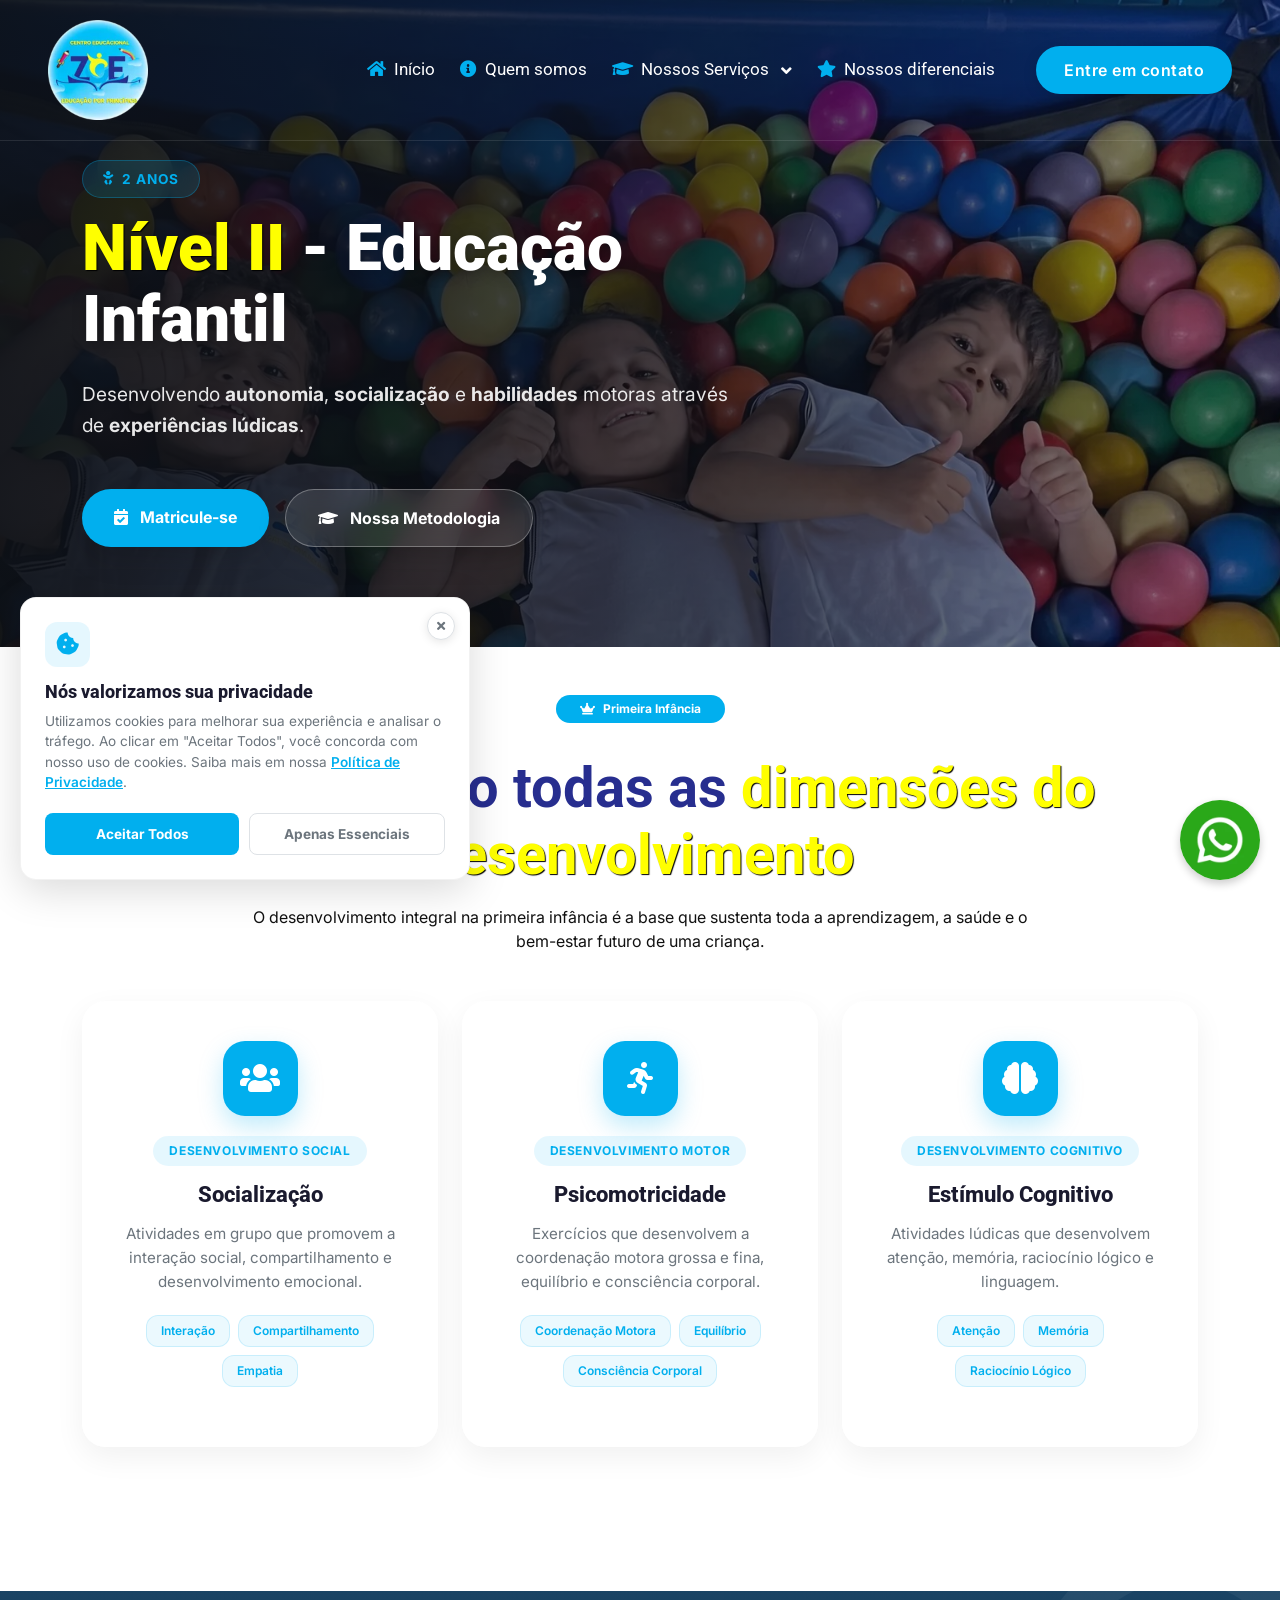
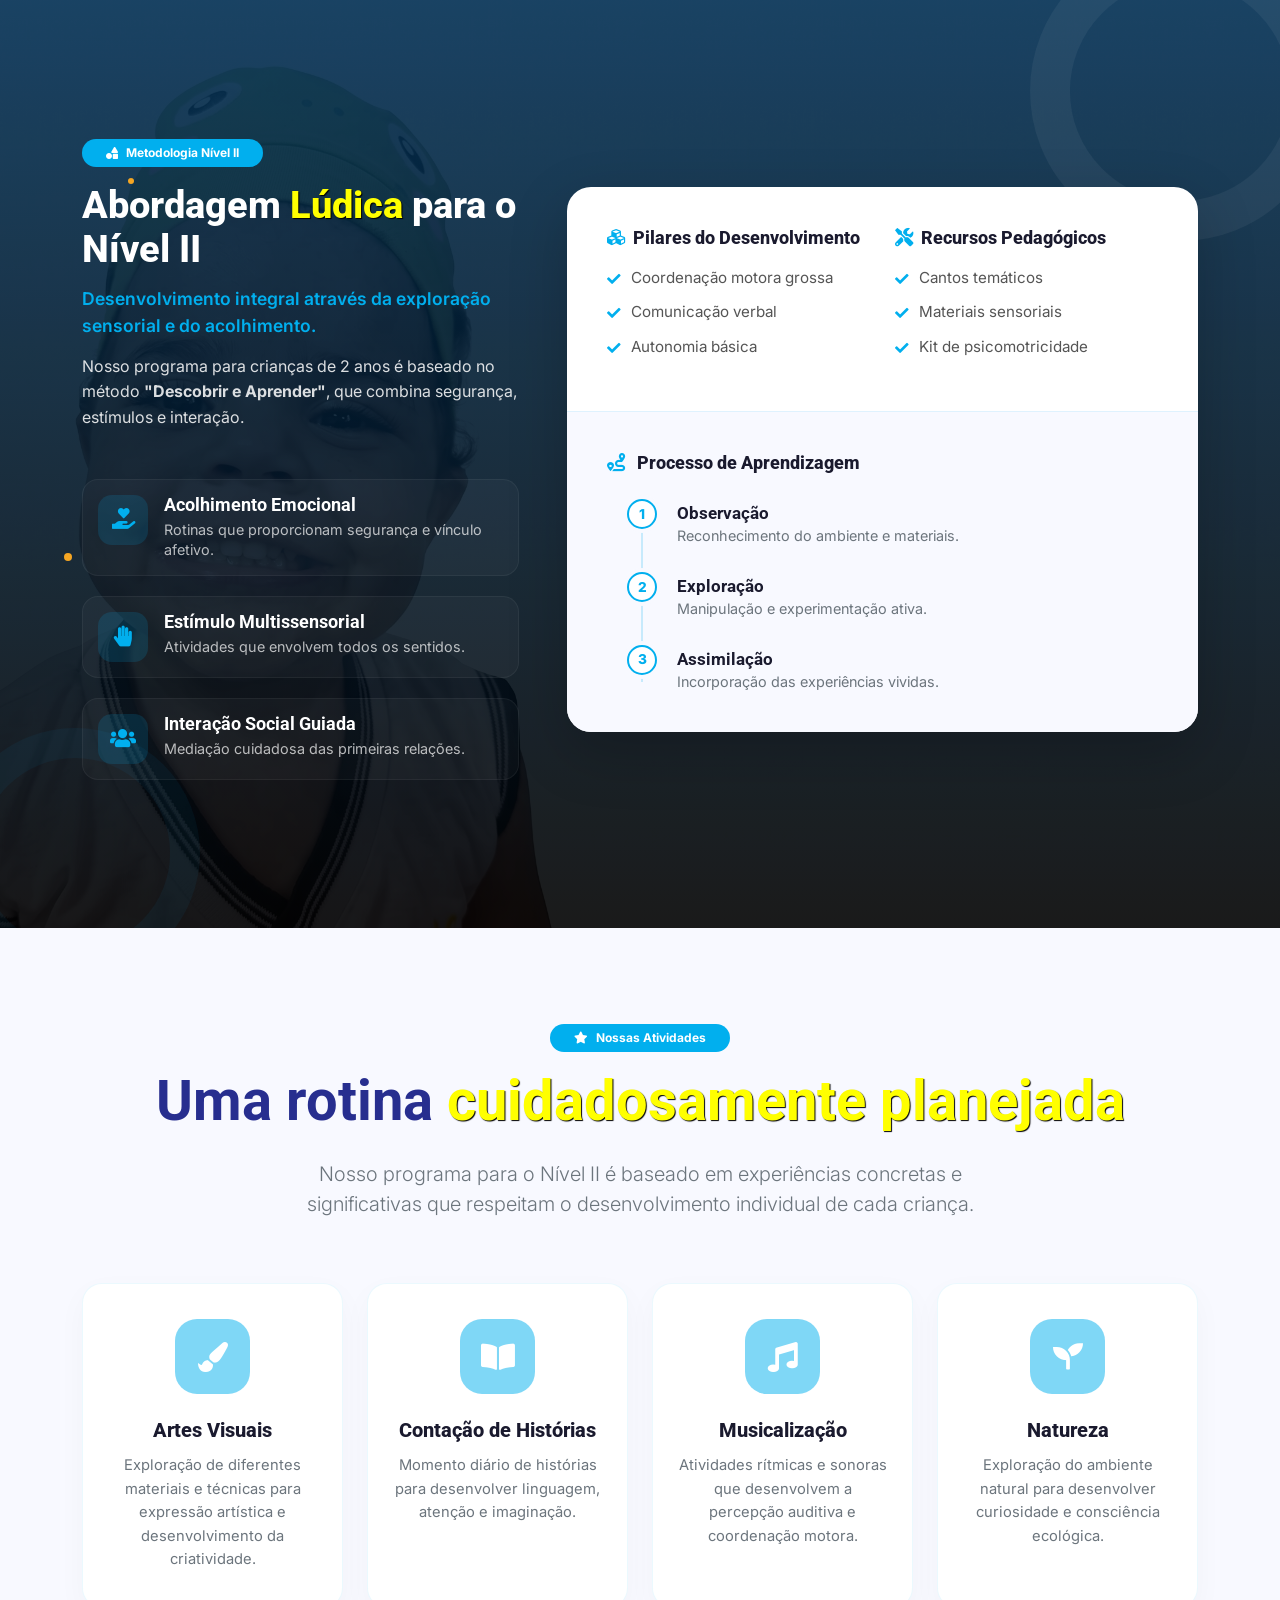
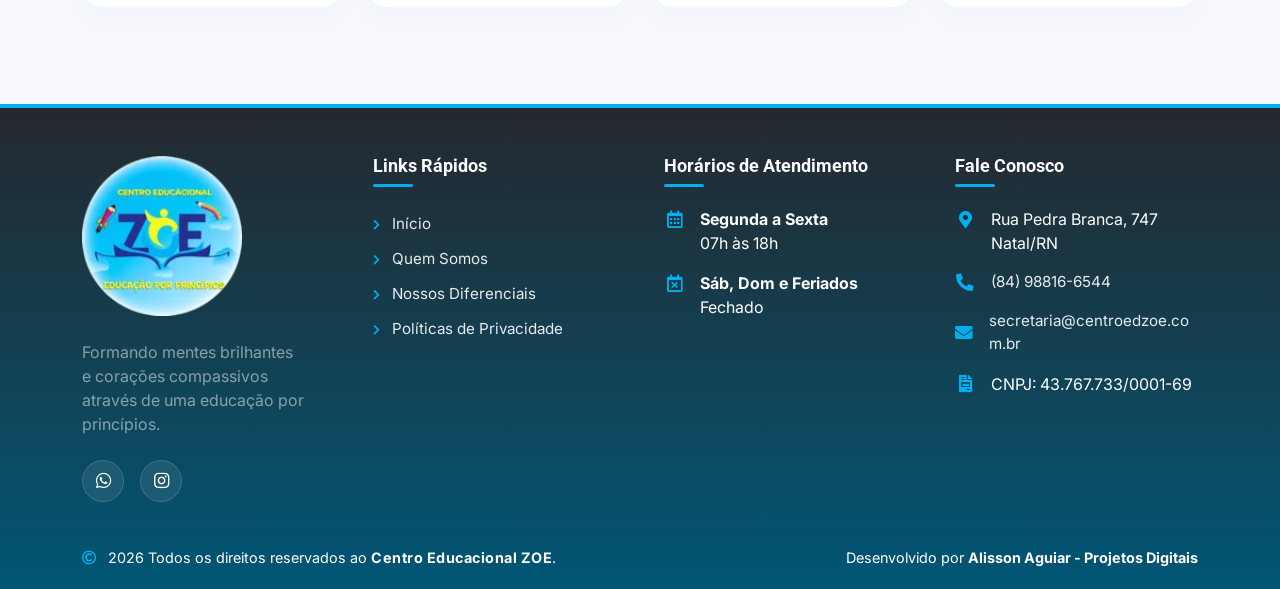
<file: nivel_II.html>
<!DOCTYPE html>
<html lang="pt-BR">

<head>
    <script async src="https://www.googletagmanager.com/gtm.js?id=GTM-59QC9VSQ"></script>
    <script>
        window.dataLayer = window.dataLayer || [];
        function gtag() { dataLayer.push(arguments); }
        gtag('js', new Date());
    </script>

    <script type="text/javascript">
        (function (c, l, a, r, i, t, y) {
            c[a] = c[a] || function () { (c[a].q = c[a].q || []).push(arguments) };
            t = l.createElement(r); t.async = 1; t.src = "https://www.clarity.ms/tag/" + i;
            y = l.getElementsByTagName(r)[0]; y.parentNode.insertBefore(t, y);
        })(window, document, "clarity", "script", "zjc30u0sl4");
    </script>

    <!-- ============================================
         META TAGS BÁSICAS E SEO
         ============================================ -->
    <meta charset="UTF-8">
    <meta name="viewport" content="width=device-width, initial-scale=1.0">
    <meta name="theme-color" content="#01afee">

    <title>Nível II (2 anos) | Educação Infantil | Centro Educacional ZOE</title>
    <meta name="description" content="Conheça o Nível II do Centro Educacional ZOE em Nossa Senhora da Apresentação
Bairro em Natal/RN. Desenvolvimento integral, autonomia, socialização e metodologia lúdica para crianças de 2 anos.">
    <meta name="keywords"
        content="Nível II, Educação Infantil, 2 anos, creche Natal, escola infantil Natal RN, Centro Educacional ZOE, matrícula educação infantil, desenvolvimento infantil">
    <meta name="author" content="Centro Educacional ZOE">
    <meta name="robots" content="index, follow, max-image-preview:large">

    <link rel="canonical" href="https://centroedzoe.com.br/nivel_II.html">

    <!-- Open Graph / Facebook -->
    <meta property="og:locale" content="pt_BR">
    <meta property="og:type" content="website">
    <meta property="og:title" content="Nível II - Educação Infantil | Centro Educacional ZOE">
    <meta property="og:description"
        content="Desenvolvendo autonomia, socialização e habilidades motoras através de experiências lúdicas para crianças de 2 anos.">
    <meta property="og:url" content="https://centroedzoe.com.br/nivel_II.html">
    <meta property="og:image" content="https://centroedzoe.com.br/img/logo_centro_educacional_zoe.webp">
    <meta property="og:image:width" content="1200">
    <meta property="og:image:height" content="630">
    <meta property="og:site_name" content="Centro Educacional ZOE">

    <!-- Twitter Card -->
    <meta name="twitter:card" content="summary_large_image">
    <meta name="twitter:title" content="Nível II - Educação Infantil | Centro Educacional ZOE">
    <meta name="twitter:description"
        content="Desenvolvendo autonomia, socialização e habilidades motoras através de experiências lúdicas para crianças de 2 anos.">
    <meta name="twitter:image" content="https://centroedzoe.com.br/img/logo_centro_educacional_zoe.webp">

    <!-- Geo Tags -->
    <meta name="geo.region" content="BR-RN">
    <meta name="geo.placename" content="Natal, Rio Grande do Norte">
    <meta name="geo.position" content="-5.79448;-35.211">
    <meta name="ICBM" content="-5.79448, -35.211">

    <link rel="apple-touch-icon" sizes="180x180" href="img/apple-touch-icon.png">
    <link rel="icon" type="image/png" sizes="32x32" href="img/favicon-32x32.png">
    <link rel="icon" type="image/png" sizes="16x16" href="img/favicon-16x16.png">
    <link rel="icon" type="image/png" sizes="192x192" href="img/android-chrome-192x192.png">
    <link rel="manifest" href="img/site.webmanifest">

    <!-- ============================================
         OTIMIZAÇÃO DE FONTES
         ============================================ -->
    <link rel="preconnect" href="https://fonts.googleapis.com">
    <link rel="preconnect" href="https://fonts.gstatic.com" crossorigin>
    <link
        href="https://fonts.googleapis.com/css2?family=Inter:wght@400;600;800&family=Roboto:wght@400;500;700&display=swap"
        rel="stylesheet">

    <!-- ============================================
         OTIMIZAÇÃO DE IMAGEM LCP (HERO)
         ============================================ -->
    <link rel="preload" as="image" href="img/bg-hero-infantil.webp">

    <!-- ============================================
         ÍCONES (FontAwesome Assíncrono)
         ============================================ -->
    <link rel="preload" href="https://use.fontawesome.com/releases/v5.15.4/css/all.css" as="style"
        onload="this.onload=null;this.rel='stylesheet'">
    <noscript>
        <link rel="stylesheet" href="https://use.fontawesome.com/releases/v5.15.4/css/all.css">
    </noscript>
    <link href="https://cdn.jsdelivr.net/npm/bootstrap-icons@1.4.1/font/bootstrap-icons.css" rel="stylesheet">

    <!-- ============================================
         OTIMIZAÇÃO DE CSS
         ============================================ -->
    <link href="css/bootstrap.min.css" rel="stylesheet">
    <link href="css/style.css" rel="stylesheet">

    <!-- CSS Não-crítico (Assíncrono) -->
    <link rel="stylesheet" href="lib/lightbox/css/lightbox.min.css" media="print" onload="this.media='all'">
    <link href="lib/owlcarousel/assets/owl.carousel.min.css" rel="stylesheet" media="print" onload="this.media='all'">
    <link rel="stylesheet" href="https://cdnjs.cloudflare.com/ajax/libs/animate.css/4.1.1/animate.min.css" media="print"
        onload="this.media='all'">
    <link href="lib/animate/animate.min.css" rel="stylesheet" media="print" onload="this.media='all'">


</head>

<body>
    <!-- Banner de Cookies -->
    <div id="cookie-banner" class="cookie-banner">
        <div class="cookie-content">
            <div class="cookie-icon">
                <i class="fas fa-cookie-bite"></i>
            </div>
            <div class="cookie-text">
                <h5>Nós valorizamos sua privacidade</h5>
                <p>
                    Utilizamos cookies para melhorar sua experiência e analisar o tráfego.
                    Ao clicar em "Aceitar Todos", você concorda com nosso uso de cookies.
                    Saiba mais em nossa <a href="politica-privacidade.html">Política de Privacidade</a>.
                </p>
            </div>
            <div class="cookie-buttons">
                <button id="btn-accept-all" class="btn-cookie btn-cookie-primary">Aceitar Todos</button>
                <button id="btn-essential" class="btn-cookie btn-cookie-outline">Apenas Essenciais</button>
            </div>
            <button id="btn-close-cookie" class="btn-cookie-close" aria-label="Fechar e aceitar apenas essenciais">
                <i class="fas fa-times"></i>
            </button>
        </div>
    </div>

    <a href="https://wa.me/558488166544?text=Olá,%20gostaria%20de%20mais%20informações%20sobre%20o%20Centro%20Educacional%20Zoe."
        target="_blank" class="whatsapp-link" aria-label="Fale conosco pelo WhatsApp" onclick="gtag('event', 'clique_whatsapp', {'local': 'principal_nivel_II'});">
        <img src="img/whatsapp.webp" alt="WhatsApp" width="80" height="80" fetchpriority="high" />
    </a>

    <!-- VLibras - Acessibilidade em Libras -->
    <div vw class="enabled">
        <div vw-access-button class="active"></div>
        <div vw-plugin-wrapper>
            <div class="vw-plugin-top-wrapper"></div>
        </div>
    </div>
    <script src="https://vlibras.gov.br/app/vlibras-plugin.js"></script>
    <script>
        new window.VLibras.Widget('https://vlibras.gov.br/app');
    </script>

    <!-- Spinner Start -->
    <div id="spinner"
        class="show bg-white position-fixed translate-middle w-100 vh-100 top-50 start-50 d-flex align-items-center justify-content-center">
        <div class="spinner-content text-center">
            <img src="img/logo_centro_educacional_zoe.webp" class="pulse-circle rounded-circle"
                alt="Logo Centro Educacional Zoe" width="100" height="100">
        </div>
    </div>
    <!-- Spinner End -->

    <!-- Navbar & Hero Start -->
    <div class="container-fluid position-relative p-0">
        <nav class="navbar navbar-expand-lg navbar-light px-4 px-lg-5 py-3 py-lg-0" id="mainNavbar">
            <div class="container-fluid p-0">
                <a href="index.html" class="navbar-brand p-0">
                    <img src="img/logo_centro_educacional_zoe.webp" alt="Logo" class="img-fluid rounded" width="100"
                        height="100">
                </a>

                <button class="navbar-toggler custom-toggler" type="button" data-bs-toggle="collapse"
                    data-bs-target="#navbarCollapse" aria-controls="navbarCollapse" aria-expanded="false"
                    aria-label="Toggle navigation">
                    <span class="hamburger-line"></span>
                    <span class="hamburger-line"></span>
                    <span class="hamburger-line"></span>
                </button>

                <div class="nav-overlay" id="navOverlay"></div>

                <div class="collapse navbar-collapse" id="navbarCollapse">
                    <button class="close-menu-btn d-lg-none" id="closeMenuBtn" aria-label="Fechar menu">
                        <i class="fas fa-times"></i>
                    </button>

                    <div class="navbar-nav ms-auto py-0">
                        <a href="index.html" class="nav-item nav-link"><i
                                class="fas fa-home text-primary me-2"></i>Início</a>
                        <a href="index.html#quem-somos" class="nav-item nav-link"><i
                                class="fas fa-info-circle text-primary me-2"></i>Quem somos</a>

                        <!-- Dropdown Nossos Serviços -->
                        <div class="nav-item dropdown dropdown-hover">
                            <a href="#" class="nav-link dropdown-toggle" id="servicesDropdown" role="button"
                                data-bs-toggle="dropdown" aria-expanded="false">
                                <i class="fas fa-graduation-cap text-primary me-2"></i>Nossos Serviços
                            </a>
                            <div class="dropdown-menu dropdown-menu-lg" aria-labelledby="servicesDropdown">
                                <div class="d-md-flex">
                                    <!-- Educação Infantil -->
                                    <div class="p-3 border-end">
                                        <h6 class="dropdown-header text-primary fw-bold">
                                            <i class="fas fa-child me-2"></i> Educação Infantil
                                        </h6>
                                        <div class="d-grid gap-1">
                                            <a class="dropdown-item d-flex align-items-center py-2 active"
                                                href="nivel_II.html">
                                                <span class="badge bg-primary rounded-circle me-2">II</span>
                                                <div><span class="d-block">Nível II</span><small class="text-muted">2
                                                        anos</small></div>
                                            </a>
                                            <a class="dropdown-item d-flex align-items-center py-2"
                                                href="nivel_III.html">
                                                <span class="badge bg-primary rounded-circle me-2">III</span>
                                                <div><span class="d-block">Nível III</span><small class="text-muted">3
                                                        anos</small></div>
                                            </a>
                                            <a class="dropdown-item d-flex align-items-center py-2"
                                                href="nivel_IV.html">
                                                <span class="badge bg-primary rounded-circle me-2">IV</span>
                                                <div><span class="d-block">Nível IV</span><small class="text-muted">4
                                                        anos</small></div>
                                            </a>
                                            <a class="dropdown-item d-flex align-items-center py-2" href="nivel_V.html">
                                                <span class="badge bg-primary rounded-circle me-2">V</span>
                                                <div><span class="d-block">Nível V</span><small class="text-muted">5
                                                        anos</small></div>
                                            </a>
                                            <a class="dropdown-item d-flex align-items-center py-2"
                                                href="tempo_integral.html">
                                                <span class="badge bg-primary rounded-circle me-2">IN</span>
                                                <div><span class="d-block">Tempo Integral</span><small
                                                        class="text-muted">Todos os níveis</small></div>
                                            </a>
                                        </div>
                                    </div>

                                    <!-- Ensino Fundamental -->
                                    <div class="p-3">
                                        <h6 class="dropdown-header text-primary fw-bold">
                                            <i class="fas fa-book-open me-2"></i> Ensino Fundamental
                                        </h6>
                                        <div class="d-grid gap-1">
                                            <a class="dropdown-item d-flex align-items-center py-2" href="1_ano.html">
                                                <span class="badge bg-primary rounded-circle me-2">1°</span>
                                                <div><span class="d-block">1° Ano</span><small class="text-muted">6-7
                                                        anos</small></div>
                                            </a>
                                            <a class="dropdown-item d-flex align-items-center py-2" href="2_ano.html">
                                                <span class="badge bg-primary rounded-circle me-2">2°</span>
                                                <div><span class="d-block">2° Ano</span><small class="text-muted">7-8
                                                        anos</small></div>
                                            </a>
                                            <a class="dropdown-item d-flex align-items-center py-2" href="3_ano.html">
                                                <span class="badge bg-primary rounded-circle me-2">3°</span>
                                                <div><span class="d-block">3° Ano</span><small class="text-muted">8-9
                                                        anos</small></div>
                                            </a>
                                            <a class="dropdown-item d-flex align-items-center py-2" href="4_ano.html">
                                                <span class="badge bg-primary rounded-circle me-2">4°</span>
                                                <div><span class="d-block">4° Ano</span><small class="text-muted">9-10
                                                        anos</small></div>
                                            </a>
                                            <a class="dropdown-item d-flex align-items-center py-2" href="5_ano.html">
                                                <span class="badge bg-primary rounded-circle me-2">5°</span>
                                                <div><span class="d-block">5° Ano</span><small class="text-muted">10-11
                                                        anos</small></div>
                                            </a>
                                            <a class="dropdown-item d-flex align-items-center py-2" href="6_ano.html">
                                                <span class="badge bg-primary rounded-circle me-2">6°</span>
                                                <div><span class="d-block">6° Ano</span><small class="text-muted">11-12
                                                        anos</small></div>
                                            </a>
                                            <!-- CORRIGIDO: Removido 'active' do 7º ano -->
                                            <a class="dropdown-item d-flex align-items-center py-2" href="7_ano.html">
                                                <span class="badge bg-primary rounded-circle me-2">7°</span>
                                                <div><span class="d-block">7° Ano</span><small class="text-muted">12-13
                                                        anos</small></div>
                                            </a>
                                        </div>
                                    </div>
                                </div>
                            </div>
                        </div>

                        <a href="index.html#nossos-diferenciais" class="nav-item nav-link"><i
                                class="fas fa-star text-primary me-2"></i>Nossos diferenciais</a>
                    </div>

                    <a href="https://wa.me/558488166544?text=Olá,%20gostaria%20de%20mais%20informações" target="_blank"
                        class="btn btn-primary-effect ms-lg-3 mt-3 mt-lg-0" onclick="gtag('event', 'clique_whatsapp', {'local': 'nivel_II_navbar_entre_em_contato'});">
                        Entre em contato
                    </a>
                </div>
            </div>
        </nav>

        <!-- Hero Banner -->
        <header class="page-hero" style="background-image: url('img/bg-hero-infantil.webp');">
            <div class="page-hero-overlay"></div>

            <div class="container position-relative z-2">
                <div class="row">
                    <div class="col-lg-8 text-center text-lg-start">
                        <span class="hero-badge mb-3 wow fadeInDown" data-wow-delay="0.1s">
                            <i class="fas fa-baby me-2"></i> 2 anos
                        </span>
                        <h1 class="hero-title mb-4 wow fadeInUp" data-wow-delay="0.2s">
                            <span class="text-warning">Nível II</span> - Educação Infantil
                        </h1>
                        <p class="hero-text mb-5 wow fadeInUp" data-wow-delay="0.3s">
                            Desenvolvendo <strong>autonomia</strong>, <strong>socialização</strong> e
                            <strong>habilidades</strong> motoras através de <strong>experiências lúdicas</strong>.
                        </p>
                        <div class="hero-buttons d-flex flex-column flex-sm-row justify-content-center justify-content-lg-start gap-3 wow fadeInUp"
                            data-wow-delay="0.4s">
                            <a href="https://wa.me/558488166544?text=Olá, gostaria de matricular o meu filho(a) no II Nível!"
                                target="_blank" class="btn btn-primary btn-hero" onclick="gtag('event', 'clique_whatsapp', {'local': 'nivel_II_matriculese'});">
                                <i class="fas fa-calendar-check me-2"></i> Matricule-se
                            </a>
                            <a href="https://wa.me/558488166544?text=Olá, gostaria de conheça mais a metodologia do II Nível!"
                                target="_blank" class="btn btn-glass btn-hero" onclick="gtag('event', 'clique_whatsapp', {'local': 'nivel_II_nossa_metodologia'});">
                                <i class="fas fa-graduation-cap me-2"></i> Nossa Metodologia
                            </a>
                        </div>
                    </div>
                </div>
            </div>
        </header>
    </div>

    <!-- Desenvolvimento Integral na Primeira Infância -->
    <section class="py-5 bg-white">
        <div class="container pb-5">
            <header class="text-center mx-auto pb-5 wow fadeInUp" data-wow-delay="0.2s">
                <span class="badge bg-primary text-white rounded-pill px-4 py-2 mb-3">
                    <i class="fas fa-crown me-2"></i>Primeira Infância
                </span>
                <h2 class="display-4 text-purple fw-bold mt-3 mb-3">
                    Estimulando todas as <span class="text-warning">dimensões do desenvolvimento</span>
                </h2>
                <p class="team-subtitle text-dark mx-auto">
                    O desenvolvimento integral na primeira infância é a base que sustenta toda a aprendizagem, a saúde e
                    o bem-estar futuro de uma criança.
                </p>
            </header>

            <div class="row g-4 mb-5 justify-content-center">

                <!-- PILAR 1 - SOCIALIZAÇÃO -->
                <div class="col-lg-4 col-md-6 wow fadeInUp" data-wow-delay="0.1s">
                    <article class="service-card">
                        <div class="service-card-content">
                            <div class="service-icon bg-primary text-white">
                                <i class="fas fa-users"></i>
                            </div>
                            <span class="pillar-badge">Desenvolvimento Social</span>
                            <h4>Socialização</h4>
                            <p>Atividades em grupo que promovem a interação social, compartilhamento e desenvolvimento
                                emocional.</p>

                            <div class="pillar-levels">
                                <span>Interação</span>
                                <span>Compartilhamento</span>
                                <span>Empatia</span>
                            </div>
                        </div>
                        <div class="service-card-image bg-primary"></div>
                    </article>
                </div>

                <!-- PILAR 2 - PSICOMOTRICIDADE -->
                <div class="col-lg-4 col-md-6 wow fadeInUp" data-wow-delay="0.2s">
                    <article class="service-card">
                        <div class="service-card-content">
                            <div class="service-icon bg-primary text-white">
                                <i class="fas fa-running"></i>
                            </div>
                            <span class="pillar-badge">Desenvolvimento Motor</span>
                            <h4>Psicomotricidade</h4>
                            <p>Exercícios que desenvolvem a coordenação motora grossa e fina, equilíbrio e consciência
                                corporal.</p>

                            <div class="pillar-levels">
                                <span>Coordenação Motora</span>
                                <span>Equilíbrio</span>
                                <span>Consciência Corporal</span>
                            </div>
                        </div>
                        <div class="service-card-image bg-primary"></div>
                    </article>
                </div>

                <!-- PILAR 3 - ESTÍMULO COGNITIVO -->
                <div class="col-lg-4 col-md-6 wow fadeInUp" data-wow-delay="0.3s">
                    <article class="service-card">
                        <div class="service-card-content">
                            <div class="service-icon bg-primary text-white">
                                <i class="fas fa-brain"></i>
                            </div>
                            <span class="pillar-badge">Desenvolvimento Cognitivo</span>
                            <h4>Estímulo Cognitivo</h4>
                            <p>Atividades lúdicas que desenvolvem atenção, memória, raciocínio lógico e linguagem.</p>

                            <div class="pillar-levels">
                                <span>Atenção</span>
                                <span>Memória</span>
                                <span>Raciocínio Lógico</span>
                            </div>
                        </div>
                        <div class="service-card-image bg-primary"></div>
                    </article>
                </div>

            </div>
        </div>
    </section>

    <!-- Nossa Metodologia - Nível II (2 anos) -->
    <section class="methodology-section bg-background" id="nossa_metodologia">
        <div class="methodology-particles">
            <div class="particle"></div>
            <div class="particle"></div>
            <div class="particle"></div>
            <div class="particle"></div>
            <div class="particle"></div>
        </div>
        <div class="methodology-shape shape-1"></div>
        <div class="methodology-shape shape-2"></div>

        <div class="container py-5 position-relative z-2">
            <div class="row g-5 align-items-center">

                <!-- Coluna Esquerda: Textos e Destaques -->
                <div class="col-lg-5">
                    <header class="methodology-header wow fadeInLeft" data-wow-delay="0.2s">
                        <span class="badge bg-primary text-white rounded-pill px-4 py-2 mb-3">
                            <i class="fas fa-shapes me-2"></i>Metodologia Nível II
                        </span>
                        <h2 class="methodology-title">
                            Abordagem <span class="text-warning">Lúdica</span> para o Nível II
                        </h2>
                        <p class="methodology-subtitle">
                            Desenvolvimento integral através da exploração sensorial e do acolhimento.
                        </p>
                        <p class="methodology-text">
                            Nosso programa para crianças de 2 anos é baseado no método <strong>"Descobrir e
                                Aprender"</strong>, que combina segurança, estímulos e interação.
                        </p>
                    </header>

                    <div class="methodology-features mt-5 wow fadeInLeft" data-wow-delay="0.4s">
                        <article class="feature-item">
                            <div class="feature-icon"><i class="fas fa-hand-holding-heart"></i></div>
                            <div class="feature-content">
                                <h4>Acolhimento Emocional</h4>
                                <p>Rotinas que proporcionam segurança e vínculo afetivo.</p>
                            </div>
                        </article>
                        <article class="feature-item">
                            <div class="feature-icon"><i class="fas fa-hand-paper"></i></div>
                            <div class="feature-content">
                                <h4>Estímulo Multissensorial</h4>
                                <p>Atividades que envolvem todos os sentidos.</p>
                            </div>
                        </article>
                        <article class="feature-item">
                            <div class="feature-icon"><i class="fas fa-users"></i></div>
                            <div class="feature-content">
                                <h4>Interação Social Guiada</h4>
                                <p>Mediação cuidadosa das primeiras relações.</p>
                            </div>
                        </article>
                    </div>
                </div>

                <!-- Coluna Direita: O Card Premium -->
                <div class="col-lg-7 wow fadeInRight" data-wow-delay="0.3s">
                    <article class="methodology-card">
                        <div class="methodology-card-top">
                            <div class="row g-4">
                                <div class="col-md-6">
                                    <div class="card-section">
                                        <h4 class="card-section-title"><i class="fas fa-cubes text-primary"></i> Pilares
                                            do Desenvolvimento</h4>
                                        <ul class="custom-list">
                                            <li>Coordenação motora grossa</li>
                                            <li>Comunicação verbal</li>
                                            <li>Autonomia básica</li>
                                        </ul>
                                    </div>
                                </div>
                                <div class="col-md-6">
                                    <div class="card-section">
                                        <h4 class="card-section-title"><i class="fas fa-tools text-primary"></i>
                                            Recursos Pedagógicos</h4>
                                        <ul class="custom-list">
                                            <li>Cantos temáticos</li>
                                            <li>Materiais sensoriais</li>
                                            <li>Kit de psicomotricidade</li>
                                        </ul>
                                    </div>
                                </div>
                            </div>
                        </div>

                        <div class="methodology-card-bottom">
                            <h4 class="process-title"><i class="fas fa-route text-primary me-2"></i> Processo de
                                Aprendizagem</h4>
                            <div class="process-timeline">
                                <div class="process-step">
                                    <div class="step-marker"><span>1</span></div>
                                    <div class="step-content">
                                        <h5>Observação</h5>
                                        <p>Reconhecimento do ambiente e materiais.</p>
                                    </div>
                                </div>
                                <div class="process-step">
                                    <div class="step-marker"><span>2</span></div>
                                    <div class="step-content">
                                        <h5>Exploração</h5>
                                        <p>Manipulação e experimentação ativa.</p>
                                    </div>
                                </div>
                                <div class="process-step">
                                    <div class="step-marker"><span>3</span></div>
                                    <div class="step-content">
                                        <h5>Assimilação</h5>
                                        <p>Incorporação das experiências vividas.</p>
                                    </div>
                                </div>
                            </div>
                        </div>
                    </article>
                </div>

            </div>
        </div>
    </section>

    <!-- Daily Activities Start -->
    <section class="activities-section py-5" id="atividades">
        <div class="container py-5">
            <header class="text-center mx-auto pb-5 wow fadeInUp" data-wow-delay="0.2s">
                <span class="badge bg-primary text-white rounded-pill px-4 py-2 mb-3">
                    <i class="fas fa-star me-2"></i>Nossas Atividades
                </span>
                <h2 class="display-4 fw-bold mb-4 text-purple">
                    Uma rotina <span class="text-warning">cuidadosamente planejada</span>
                </h2>
                <p class="lead text-muted mx-auto" style="max-width: 750px;">
                    Nosso programa para o Nível II é baseado em experiências concretas e significativas que respeitam o
                    desenvolvimento individual de cada criança.
                </p>
            </header>

            <div class="row g-4 justify-content-center">
                <div class="col-sm-6 col-lg-3 wow fadeInUp" data-wow-delay="0.1s">
                    <article class="activity-card">
                        <div class="activity-icon"><i class="fas fa-paint-brush"></i></div>
                        <h4>Artes Visuais</h4>
                        <p>Exploração de diferentes materiais e técnicas para expressão artística e desenvolvimento da
                            criatividade.</p>
                    </article>
                </div>

                <div class="col-sm-6 col-lg-3 wow fadeInUp" data-wow-delay="0.2s">
                    <article class="activity-card">
                        <div class="activity-icon"><i class="fas fa-book-open"></i></div>
                        <h4>Contação de Histórias</h4>
                        <p>Momento diário de histórias para desenvolver linguagem, atenção e imaginação.</p>
                    </article>
                </div>

                <div class="col-sm-6 col-lg-3 wow fadeInUp" data-wow-delay="0.3s">
                    <article class="activity-card">
                        <div class="activity-icon"><i class="fas fa-music"></i></div>
                        <h4>Musicalização</h4>
                        <p>Atividades rítmicas e sonoras que desenvolvem a percepção auditiva e coordenação motora.</p>
                    </article>
                </div>

                <div class="col-sm-6 col-lg-3 wow fadeInUp" data-wow-delay="0.4s">
                    <article class="activity-card">
                        <div class="activity-icon"><i class="fas fa-seedling"></i></div>
                        <h4>Natureza</h4>
                        <p>Exploração do ambiente natural para desenvolver curiosidade e consciência ecológica.</p>
                    </article>
                </div>
            </div>
        </div>
    </section>

    <!-- Footer Start -->
    <footer class="footer-custom-bg wow fadeIn" data-wow-delay="0.2s">
        <div class="footer-overlay"></div>
        <div class="container pt-5 pb-4 position-relative z-2">
            <div class="row g-4 g-lg-5">
                <!-- Coluna 1: Logo e Redes Sociais -->
                <div class="col-lg-4 col-xl-3 text-center text-lg-start">
                    <div class="footer-brand">
                        <a href="index.html" class="d-inline-block mb-4">
                            <img src="img/logo_centro_educacional_zoe.webp" alt="Logo Centro Educacional ZOE"
                                class="footer-logo img-fluid" loading="lazy" width="160" height="160">
                        </a>
                        <p class="text-white-50 mb-4 d-none d-lg-block">
                            Formando mentes brilhantes e corações compassivos através de uma educação por princípios.
                        </p>
                        <div class="footer-social d-flex justify-content-center justify-content-lg-start gap-3">
                            <a href="https://wa.me/558488166544?text=Olá,%20gostaria%20de%20mais%20informações"
                                target="_blank" class="social-btn" aria-label="WhatsApp" onclick="gtag('event', 'clique_whatsapp', {'local': 'nivel_II_rodape'});">
                                <i class="fab fa-whatsapp"></i>
                            </a>
                            <a href="https://www.instagram.com/centroedzoe/" target="_blank" class="social-btn"
                                aria-label="Instagram" onclick="gtag('event', 'clique_instagram', {'local': 'nivel_II_rodape'});">
                                <i class="fab fa-instagram"></i>
                            </a>
                        </div>
                    </div>
                </div>

                <!-- Coluna 2: Links Rápidos -->
                <div class="col-md-6 col-lg-4 col-xl-3">
                    <div class="footer-links">
                        <h4 class="footer-title">Links Rápidos</h4>
                        <ul class="list-unstyled mb-0">
                            <li><a href="#" class="footer-link"><i class="fas fa-chevron-right"></i> Início</a></li>
                            <li><a href="index.html#quem-somos" class="footer-link"><i class="fas fa-chevron-right"></i>
                                    Quem
                                    Somos</a></li>
                            <li><a href="index.html#nossos-diferenciais" class="footer-link"><i
                                        class="fas fa-chevron-right"></i>
                                    Nossos Diferenciais</a></li>
                            <li><a href="politica-privacidade.html" class="footer-link"><i
                                        class="fas fa-chevron-right"></i> Políticas de
                                    Privacidade</a></li>

                        </ul>
                    </div>
                </div>

                <!-- Coluna 3: Horários -->
                <div class="col-md-6 col-lg-4 col-xl-3">
                    <div class="footer-hours">
                        <h4 class="footer-title">Horários de Atendimento</h4>
                        <ul class="list-unstyled mb-0">
                            <li class="d-flex align-items-start mb-3">
                                <i class="far fa-calendar-alt text-primary mt-1 me-3"></i>
                                <div>
                                    <span class="d-block text-white fw-bold">Segunda a Sexta</span>
                                    <span class="text-white">07h às 18h</span>
                                </div>
                            </li>
                            <li class="d-flex align-items-start">
                                <i class="far fa-calendar-times text-primary mt-1 me-3"></i>
                                <div>
                                    <span class="d-block text-white fw-bold">Sáb, Dom e Feriados</span>
                                    <span class="text-white">Fechado</span>
                                </div>
                            </li>
                        </ul>
                    </div>
                </div>

                <!-- Coluna 4: Contatos -->
                <div class="col-md-6 col-lg-12 col-xl-3">
                    <div class="footer-contact">
                        <h4 class="footer-title">Fale Conosco</h4>
                        <ul class="list-unstyled mb-0">
                            <li class="d-flex align-items-start mb-3">
                                <i class="fas fa-map-marker-alt text-primary mt-1 me-3"></i>
                                <span class="text-white">Rua Pedra Branca, 747<br>Natal/RN</span>
                            </li>
                            <li class="d-flex align-items-center mb-3">
                                <i class="fas fa-phone-alt text-primary me-3"></i>
                                <a href="https://wa.me/558488166544" target="_blank" class="footer-link p-0">(84)
                                    98816-6544</a>
                            </li>
                            <li class="d-flex align-items-center mb-3">
                                <i class="fas fa-envelope text-primary me-3"></i>
                                <a href="mailto:secretaria@centroedzoe.com.br"
                                    class="footer-link p-0 text-break">secretaria@centroedzoe.com.br</a>
                            </li>
                            <li class="d-flex align-items-center">
                                <i class="fas fa-file-invoice text-primary me-3"></i>
                                <span class="text-white">CNPJ: 43.767.733/0001-69</span>
                            </li>
                        </ul>
                    </div>
                </div>
            </div>
        </div>

        <!-- Copyright -->
        <div class="footer-copyright position-relative z-2">
            <div class="container">
                <div class="row align-items-center">
                    <div class="col-md-6 text-center text-md-start mb-3 mb-md-0">
                        <p class="mb-0 text-white">
                            <i class="far fa-copyright text-primary me-2"></i>
                            <span id="ano-atual"></span> Todos os direitos reservados ao <strong
                                class="text-white">Centro Educacional ZOE</strong>.
                        </p>
                    </div>
                    <div class="col-md-6 text-center text-md-end">
                        <p class="mb-0 text-white">
                            Desenvolvido por <a href="#"
                                class="text-white fw-bold text-decoration-none hover-text-primary">Alisson Aguiar -
                                Projetos Digitais</a>
                        </p>
                    </div>
                </div>
            </div>
        </div>
    </footer>

    <!-- ============================================
         SCRIPTS OTIMIZADOS
         ============================================ -->
    <script>
        document.getElementById("ano-atual").textContent = new Date().getFullYear();
    </script>

    <!-- Bibliotecas carregadas com Defer para não travar a renderização -->
    <script defer src="https://ajax.googleapis.com/ajax/libs/jquery/3.6.4/jquery.min.js"></script>
    <script defer src="https://cdn.jsdelivr.net/npm/bootstrap@5.0.0/dist/js/bootstrap.bundle.min.js"></script>
    <script defer src="lib/wow/wow.min.js"></script>
    <script defer src="lib/easing/easing.min.js"></script>
    <script defer src="lib/waypoints/waypoints.min.js"></script>
    <script defer src="lib/counterup/counterup.min.js"></script>
    <script defer src="lib/lightbox/js/lightbox.min.js"></script>
    <script defer src="lib/owlcarousel/owl.carousel.min.js"></script>

    <!-- Script para fechar o menu mobile ao clicar nos links -->
    <script>
        document.addEventListener('DOMContentLoaded', function () {
            const menuLinks = document.querySelectorAll('.navbar-nav .nav-link:not(.dropdown-toggle), .navbar-nav .dropdown-item');
            const navbarCollapse = document.getElementById('navbarCollapse');

            if (navbarCollapse) {
                menuLinks.forEach(link => {
                    link.addEventListener('click', function () {
                        if (navbarCollapse.classList.contains('show')) {
                            const bsCollapse = bootstrap.Collapse.getInstance(navbarCollapse) || new bootstrap.Collapse(navbarCollapse, { toggle: false });
                            bsCollapse.hide();
                        }
                    });
                });
            }
        });
    </script>

    <script defer src="js/main.js"></script>
</body>

</html>
</file>
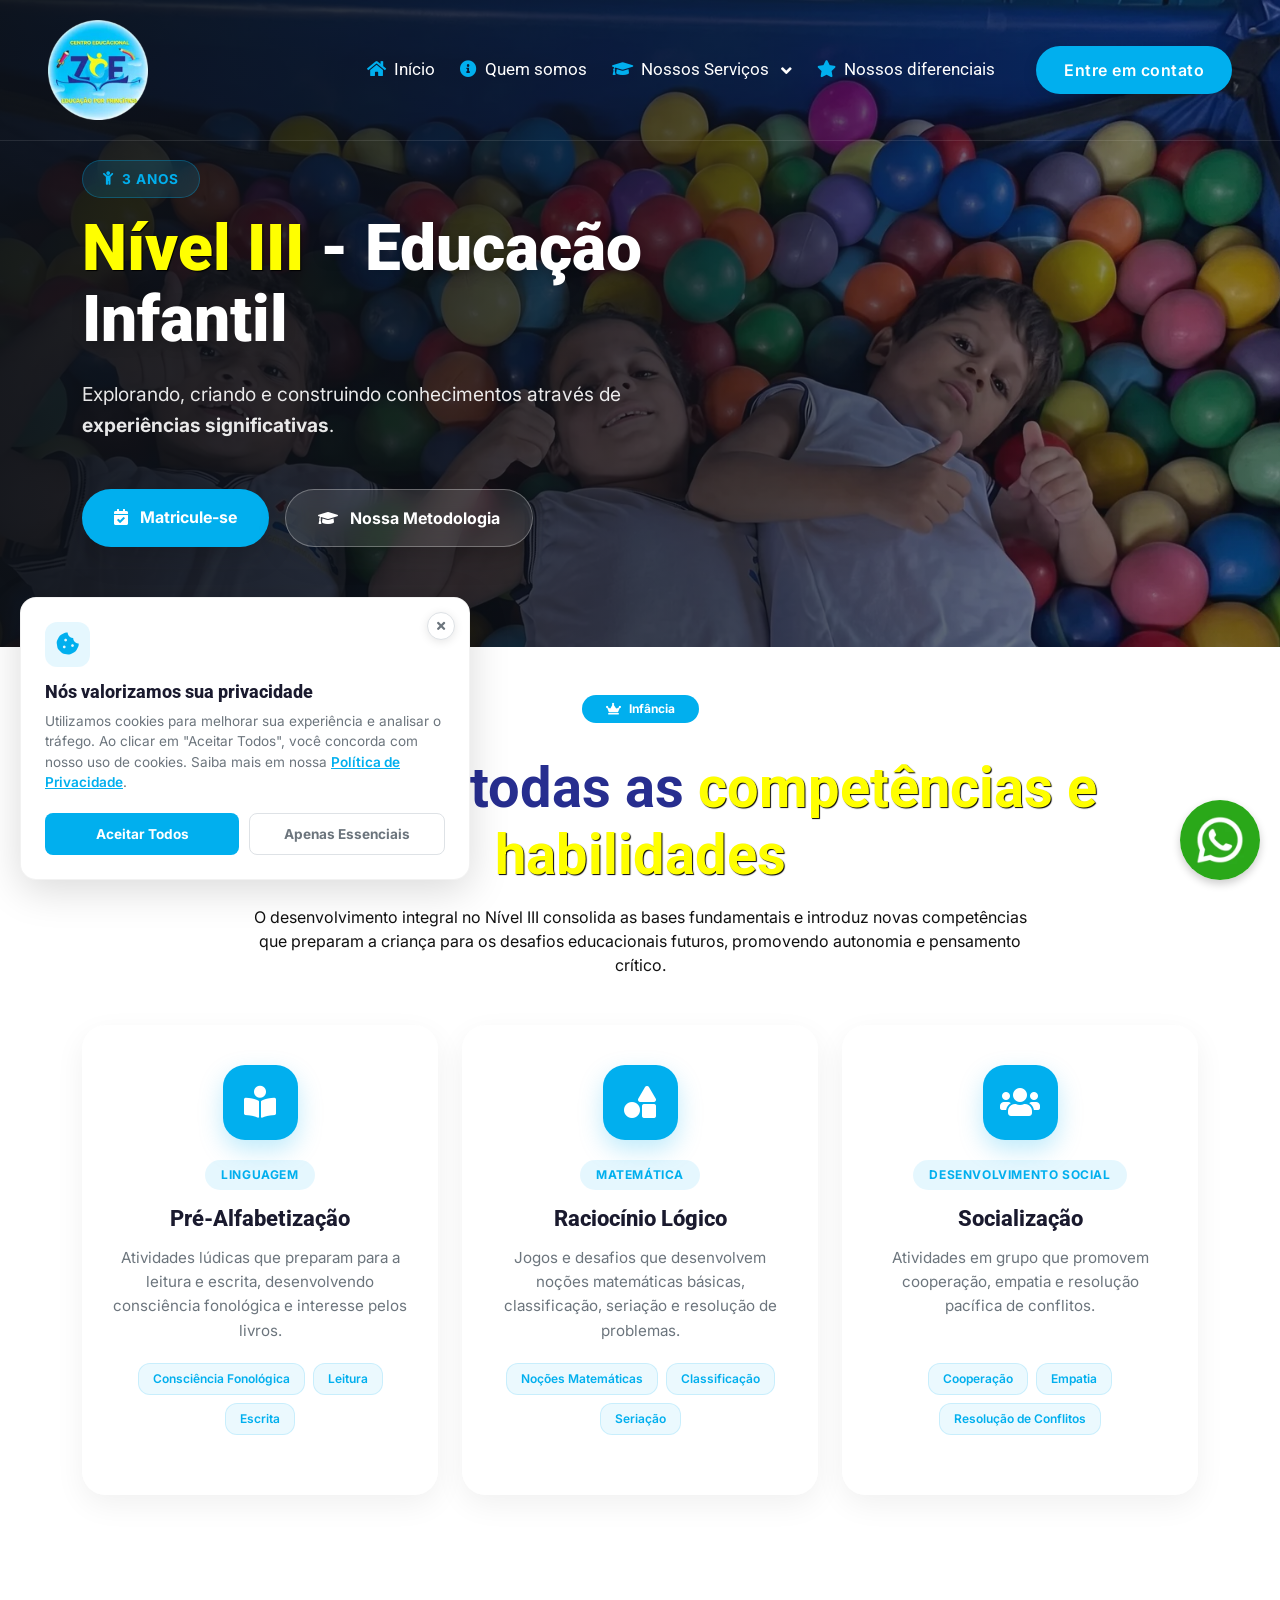
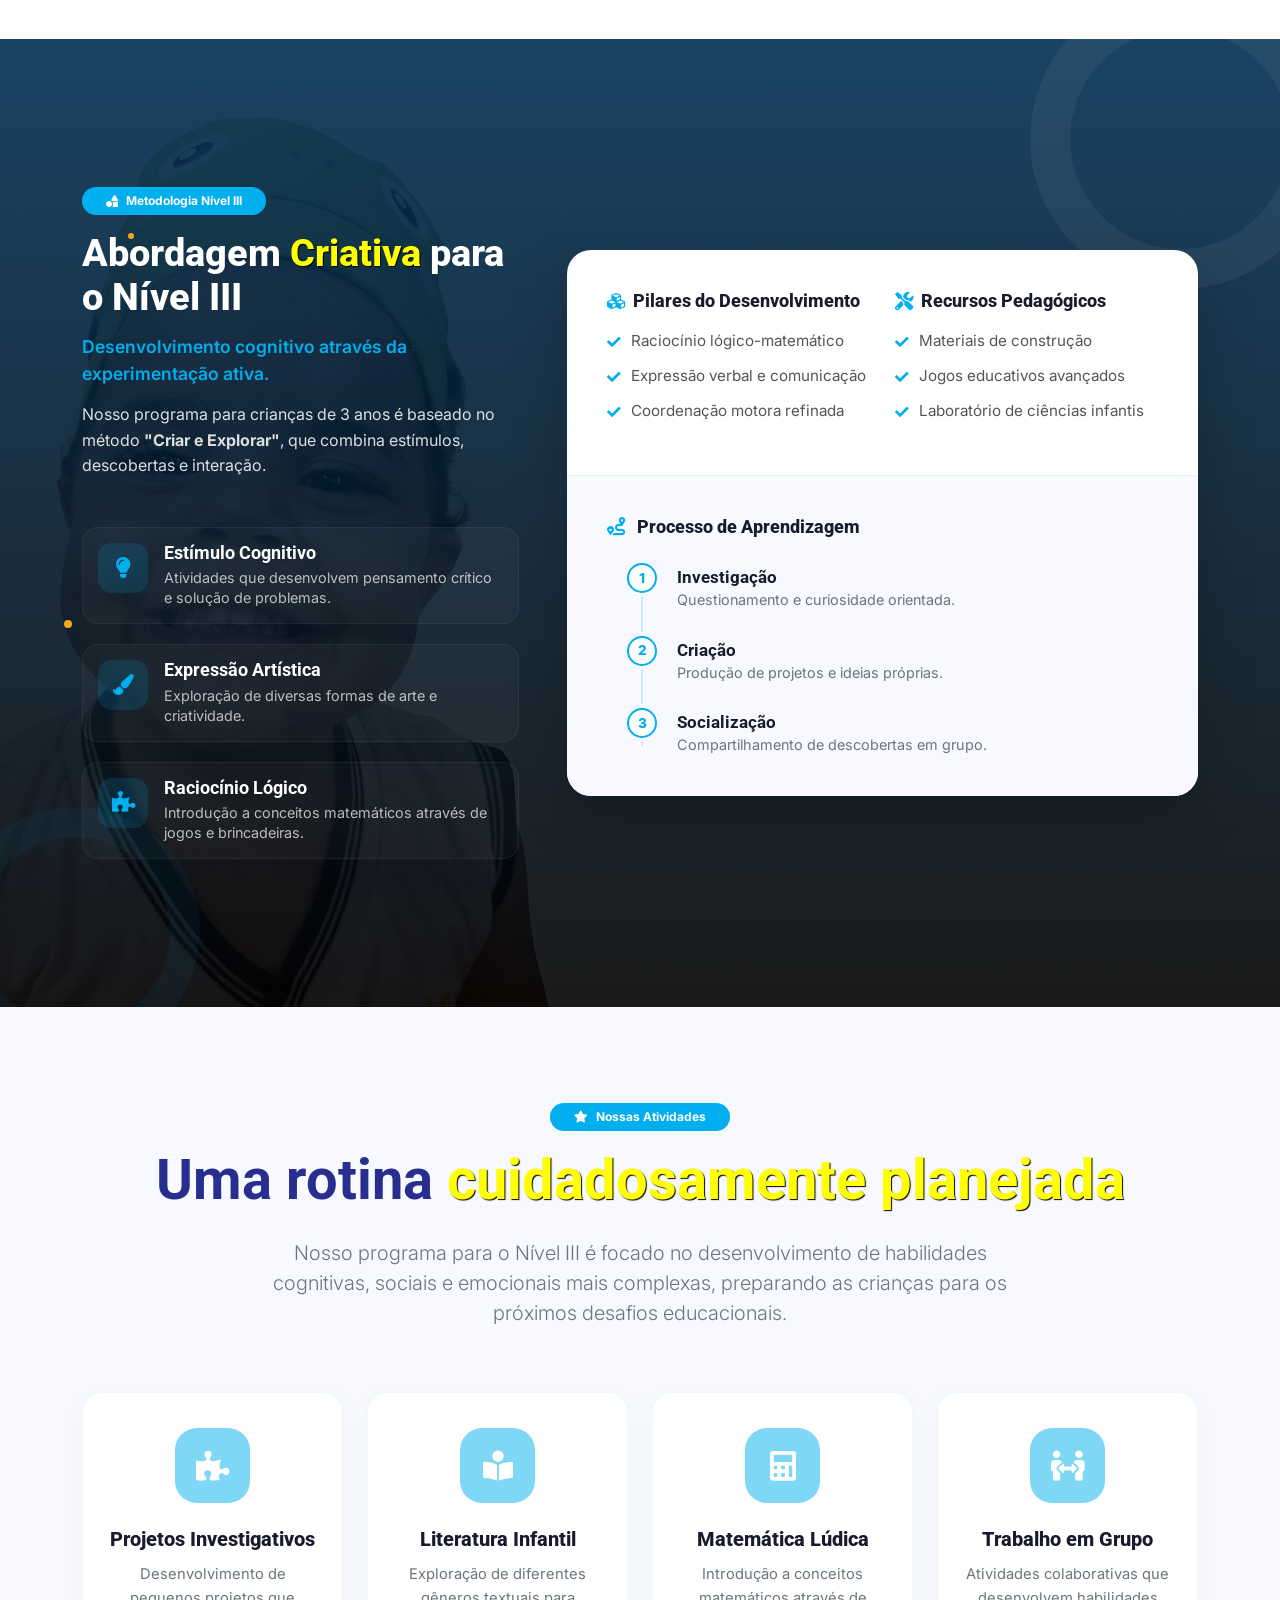
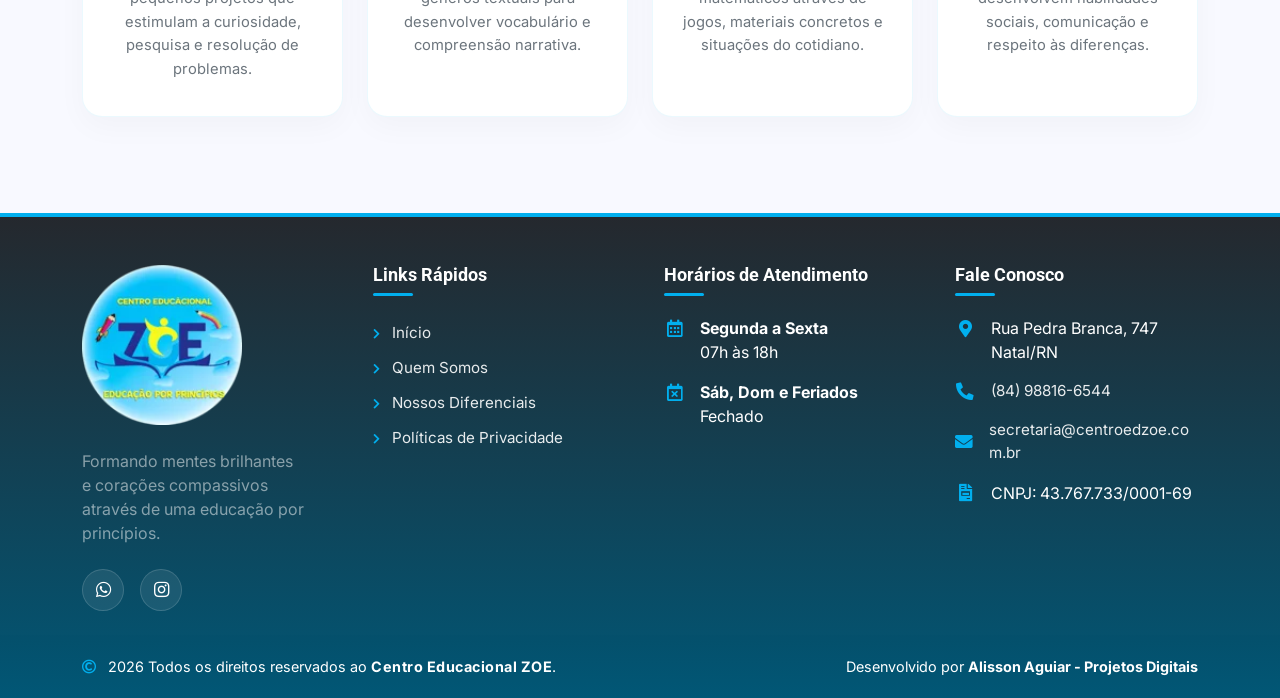
<file: nivel_III.html>
<!DOCTYPE html>
<html lang="pt-BR">

<head>
    <script async src="https://www.googletagmanager.com/gtm.js?id=GTM-59QC9VSQ"></script>
    <script>
        window.dataLayer = window.dataLayer || [];
        function gtag() { dataLayer.push(arguments); }
        gtag('js', new Date());
    </script>

    <script type="text/javascript">
        (function (c, l, a, r, i, t, y) {
            c[a] = c[a] || function () { (c[a].q = c[a].q || []).push(arguments) };
            t = l.createElement(r); t.async = 1; t.src = "https://www.clarity.ms/tag/" + i;
            y = l.getElementsByTagName(r)[0]; y.parentNode.insertBefore(t, y);
        })(window, document, "clarity", "script", "zjc30u0sl4");
    </script>

    <!-- ============================================
         META TAGS BÁSICAS E SEO
         ============================================ -->
    <meta charset="UTF-8">
    <meta name="viewport" content="width=device-width, initial-scale=1.0">
    <meta name="theme-color" content="#01afee">

    <title>Nível III (3 anos) | Educação Infantil | Centro Educacional ZOE</title>
    <meta name="description"
        content="Conheça o Nível III do Centro Educacional ZOE em Nossa Senhora da Apresentação
Bairro em Natal/RN. Explorando, criando e construindo conhecimentos através de experiências significativas para crianças de 3 anos.">
    <meta name="keywords"
        content="Nível III, Educação Infantil, 3 anos, creche Natal, escola infantil Natal RN, Centro Educacional ZOE, matrícula educação infantil, desenvolvimento infantil">
    <meta name="author" content="Centro Educacional ZOE">
    <meta name="robots" content="index, follow, max-image-preview:large">

    <link rel="canonical" href="https://centroedzoe.com.br/nivel_III.html">

    <!-- Open Graph / Facebook -->
    <meta property="og:locale" content="pt_BR">
    <meta property="og:type" content="website">
    <meta property="og:title" content="Nível III - Educação Infantil | Centro Educacional ZOE">
    <meta property="og:description"
        content="Explorando, criando e construindo conhecimentos através de experiências significativas para crianças de 3 anos.">
    <meta property="og:url" content="https://centroedzoe.com.br/nivel_III.html">
    <meta property="og:image" content="https://centroedzoe.com.br/img/logo_centro_educacional_zoe.webp">
    <meta property="og:image:width" content="1200">
    <meta property="og:image:height" content="630">
    <meta property="og:site_name" content="Centro Educacional ZOE">

    <!-- Twitter Card -->
    <meta name="twitter:card" content="summary_large_image">
    <meta name="twitter:title" content="Nível III - Educação Infantil | Centro Educacional ZOE">
    <meta name="twitter:description"
        content="Explorando, criando e construindo conhecimentos através de experiências significativas para crianças de 3 anos.">
    <meta name="twitter:image" content="https://centroedzoe.com.br/img/logo_centro_educacional_zoe.webp">

    <!-- Geo Tags -->
    <meta name="geo.region" content="BR-RN">
    <meta name="geo.placename" content="Natal, Rio Grande do Norte">
    <meta name="geo.position" content="-5.79448;-35.211">
    <meta name="ICBM" content="-5.79448, -35.211">

    <link rel="apple-touch-icon" sizes="180x180" href="img/apple-touch-icon.png">
    <link rel="icon" type="image/png" sizes="32x32" href="img/favicon-32x32.png">
    <link rel="icon" type="image/png" sizes="16x16" href="img/favicon-16x16.png">
    <link rel="icon" type="image/png" sizes="192x192" href="img/android-chrome-192x192.png">
    <link rel="manifest" href="img/site.webmanifest">

    <!-- ============================================
         OTIMIZAÇÃO DE FONTES
         ============================================ -->
    <link rel="preconnect" href="https://fonts.googleapis.com">
    <link rel="preconnect" href="https://fonts.gstatic.com" crossorigin>
    <link
        href="https://fonts.googleapis.com/css2?family=Inter:wght@400;600;800&family=Roboto:wght@400;500;700&display=swap"
        rel="stylesheet">

    <!-- ============================================
         OTIMIZAÇÃO DE IMAGEM LCP (HERO)
         ============================================ -->
    <link rel="preload" as="image" href="img/bg-hero-infantil.webp">

    <!-- ============================================
         ÍCONES (FontAwesome Assíncrono)
         ============================================ -->
    <link rel="preload" href="https://use.fontawesome.com/releases/v5.15.4/css/all.css" as="style"
        onload="this.onload=null;this.rel='stylesheet'">
    <noscript>
        <link rel="stylesheet" href="https://use.fontawesome.com/releases/v5.15.4/css/all.css">
    </noscript>
    <link href="https://cdn.jsdelivr.net/npm/bootstrap-icons@1.4.1/font/bootstrap-icons.css" rel="stylesheet">

    <!-- ============================================
         OTIMIZAÇÃO DE CSS
         ============================================ -->
    <link href="css/bootstrap.min.css" rel="stylesheet">
    <link href="css/style.css" rel="stylesheet">

    <!-- CSS Não-crítico (Assíncrono) -->
    <link rel="stylesheet" href="lib/lightbox/css/lightbox.min.css" media="print" onload="this.media='all'">
    <link href="lib/owlcarousel/assets/owl.carousel.min.css" rel="stylesheet" media="print" onload="this.media='all'">
    <link rel="stylesheet" href="https://cdnjs.cloudflare.com/ajax/libs/animate.css/4.1.1/animate.min.css" media="print"
        onload="this.media='all'">
    <link href="lib/animate/animate.min.css" rel="stylesheet" media="print" onload="this.media='all'">


</head>

<body>
    <!-- Banner de Cookies -->
    <div id="cookie-banner" class="cookie-banner">
        <div class="cookie-content">
            <div class="cookie-icon">
                <i class="fas fa-cookie-bite"></i>
            </div>
            <div class="cookie-text">
                <h5>Nós valorizamos sua privacidade</h5>
                <p>
                    Utilizamos cookies para melhorar sua experiência e analisar o tráfego.
                    Ao clicar em "Aceitar Todos", você concorda com nosso uso de cookies.
                    Saiba mais em nossa <a href="politica-privacidade.html">Política de Privacidade</a>.
                </p>
            </div>
            <div class="cookie-buttons">
                <button id="btn-accept-all" class="btn-cookie btn-cookie-primary">Aceitar Todos</button>
                <button id="btn-essential" class="btn-cookie btn-cookie-outline">Apenas Essenciais</button>
            </div>
            <button id="btn-close-cookie" class="btn-cookie-close" aria-label="Fechar e aceitar apenas essenciais">
                <i class="fas fa-times"></i>
            </button>
        </div>
    </div>

    <a href="https://wa.me/558488166544?text=Olá,%20gostaria%20de%20mais%20informações%20sobre%20o%20Centro%20Educacional%20Zoe."
        target="_blank" class="whatsapp-link" aria-label="Fale conosco pelo WhatsApp" onclick="gtag('event', 'clique_whatsapp', {'local': 'principal_nivel_III'});">
        <img src="img/whatsapp.webp" alt="WhatsApp" width="80" height="80" fetchpriority="high" />
    </a>

    <!-- VLibras - Acessibilidade em Libras -->
    <div vw class="enabled">
        <div vw-access-button class="active"></div>
        <div vw-plugin-wrapper>
            <div class="vw-plugin-top-wrapper"></div>
        </div>
    </div>
    <script src="https://vlibras.gov.br/app/vlibras-plugin.js"></script>
    <script>
        new window.VLibras.Widget('https://vlibras.gov.br/app');
    </script>

    <!-- Spinner Start -->
    <div id="spinner"
        class="show bg-white position-fixed translate-middle w-100 vh-100 top-50 start-50 d-flex align-items-center justify-content-center">
        <div class="spinner-content text-center">
            <img src="img/logo_centro_educacional_zoe.webp" class="pulse-circle rounded-circle"
                alt="Logo Centro Educacional Zoe" width="100" height="100">
        </div>
    </div>
    <!-- Spinner End -->

    <!-- Navbar & Hero Start -->
    <div class="container-fluid position-relative p-0">
        <nav class="navbar navbar-expand-lg navbar-light px-4 px-lg-5 py-3 py-lg-0" id="mainNavbar">
            <div class="container-fluid p-0">
                <a href="index.html" class="navbar-brand p-0">
                    <img src="img/logo_centro_educacional_zoe.webp" alt="Logo" class="img-fluid rounded" width="100"
                        height="100">
                </a>

                <button class="navbar-toggler custom-toggler" type="button" data-bs-toggle="collapse"
                    data-bs-target="#navbarCollapse" aria-controls="navbarCollapse" aria-expanded="false"
                    aria-label="Toggle navigation">
                    <span class="hamburger-line"></span>
                    <span class="hamburger-line"></span>
                    <span class="hamburger-line"></span>
                </button>

                <div class="nav-overlay" id="navOverlay"></div>

                <div class="collapse navbar-collapse" id="navbarCollapse">
                    <button class="close-menu-btn d-lg-none" id="closeMenuBtn" aria-label="Fechar menu">
                        <i class="fas fa-times"></i>
                    </button>

                    <div class="navbar-nav ms-auto py-0">
                        <a href="index.html" class="nav-item nav-link"><i
                                class="fas fa-home text-primary me-2"></i>Início</a>
                        <a href="index.html#quem-somos" class="nav-item nav-link"><i
                                class="fas fa-info-circle text-primary me-2"></i>Quem somos</a>

                        <!-- Dropdown Nossos Serviços -->
                        <div class="nav-item dropdown dropdown-hover">
                            <a href="#" class="nav-link dropdown-toggle" id="servicesDropdown" role="button"
                                data-bs-toggle="dropdown" aria-expanded="false">
                                <i class="fas fa-graduation-cap text-primary me-2"></i>Nossos Serviços
                            </a>
                            <div class="dropdown-menu dropdown-menu-lg" aria-labelledby="servicesDropdown">
                                <div class="d-md-flex">
                                    <!-- Educação Infantil -->
                                    <div class="p-3 border-end">
                                        <h6 class="dropdown-header text-primary fw-bold">
                                            <i class="fas fa-child me-2"></i> Educação Infantil
                                        </h6>
                                        <div class="d-grid gap-1">
                                            <a class="dropdown-item d-flex align-items-center py-2"
                                                href="nivel_II.html">
                                                <span class="badge bg-primary rounded-circle me-2">II</span>
                                                <div><span class="d-block">Nível II</span><small class="text-muted">2
                                                        anos</small></div>
                                            </a>
                                            <a class="dropdown-item d-flex align-items-center py-2 active"
                                                href="nivel_III.html">
                                                <span class="badge bg-primary rounded-circle me-2">III</span>
                                                <div><span class="d-block">Nível III</span><small class="text-muted">3
                                                        anos</small></div>
                                            </a>
                                            <a class="dropdown-item d-flex align-items-center py-2"
                                                href="nivel_IV.html">
                                                <span class="badge bg-primary rounded-circle me-2">IV</span>
                                                <div><span class="d-block">Nível IV</span><small class="text-muted">4
                                                        anos</small></div>
                                            </a>
                                            <a class="dropdown-item d-flex align-items-center py-2" href="nivel_V.html">
                                                <span class="badge bg-primary rounded-circle me-2">V</span>
                                                <div><span class="d-block">Nível V</span><small class="text-muted">5
                                                        anos</small></div>
                                            </a>
                                            <a class="dropdown-item d-flex align-items-center py-2"
                                                href="tempo_integral.html">
                                                <span class="badge bg-primary rounded-circle me-2">IN</span>
                                                <div><span class="d-block">Tempo Integral</span><small
                                                        class="text-muted">Todos os níveis</small></div>
                                            </a>
                                        </div>
                                    </div>

                                    <!-- Ensino Fundamental -->
                                    <div class="p-3">
                                        <h6 class="dropdown-header text-primary fw-bold">
                                            <i class="fas fa-book-open me-2"></i> Ensino Fundamental
                                        </h6>
                                        <div class="d-grid gap-1">
                                            <a class="dropdown-item d-flex align-items-center py-2" href="1_ano.html">
                                                <span class="badge bg-primary rounded-circle me-2">1°</span>
                                                <div><span class="d-block">1° Ano</span><small class="text-muted">6-7
                                                        anos</small></div>
                                            </a>
                                            <a class="dropdown-item d-flex align-items-center py-2" href="2_ano.html">
                                                <span class="badge bg-primary rounded-circle me-2">2°</span>
                                                <div><span class="d-block">2° Ano</span><small class="text-muted">7-8
                                                        anos</small></div>
                                            </a>
                                            <a class="dropdown-item d-flex align-items-center py-2" href="3_ano.html">
                                                <span class="badge bg-primary rounded-circle me-2">3°</span>
                                                <div><span class="d-block">3° Ano</span><small class="text-muted">8-9
                                                        anos</small></div>
                                            </a>
                                            <a class="dropdown-item d-flex align-items-center py-2" href="4_ano.html">
                                                <span class="badge bg-primary rounded-circle me-2">4°</span>
                                                <div><span class="d-block">4° Ano</span><small class="text-muted">9-10
                                                        anos</small></div>
                                            </a>
                                            <a class="dropdown-item d-flex align-items-center py-2" href="5_ano.html">
                                                <span class="badge bg-primary rounded-circle me-2">5°</span>
                                                <div><span class="d-block">5° Ano</span><small class="text-muted">10-11
                                                        anos</small></div>
                                            </a>
                                            <a class="dropdown-item d-flex align-items-center py-2" href="6_ano.html">
                                                <span class="badge bg-primary rounded-circle me-2">6°</span>
                                                <div><span class="d-block">6° Ano</span><small class="text-muted">11-12
                                                        anos</small></div>
                                            </a>
                                            <!-- CORRIGIDO: Removido 'active' do 7º ano -->
                                            <a class="dropdown-item d-flex align-items-center py-2" href="7_ano.html">
                                                <span class="badge bg-primary rounded-circle me-2">7°</span>
                                                <div><span class="d-block">7° Ano</span><small class="text-muted">12-13
                                                        anos</small></div>
                                            </a>
                                        </div>
                                    </div>
                                </div>
                            </div>
                        </div>

                        <a href="index.html#nossos-diferenciais" class="nav-item nav-link"><i
                                class="fas fa-star text-primary me-2"></i>Nossos diferenciais</a>
                    </div>

                    <a href="https://wa.me/558488166544?text=Olá,%20gostaria%20de%20mais%20informações" target="_blank"
                        class="btn btn-primary-effect ms-lg-3 mt-3 mt-lg-0" onclick="gtag('event', 'clique_whatsapp', {'local': 'nivel_III_navbar_entre_em_contato'});">
                        Entre em contato
                    </a>
                </div>
            </div>
        </nav>

        <!-- Hero Banner -->
        <header class="page-hero" style="background-image: url('img/bg-hero-infantil.webp');">
            <div class="page-hero-overlay"></div>

            <div class="container position-relative z-2">
                <div class="row">
                    <div class="col-lg-8 text-center text-lg-start">
                        <span class="hero-badge mb-3 wow fadeInDown" data-wow-delay="0.1s">
                            <i class="fas fa-child me-2"></i> 3 anos
                        </span>
                        <h1 class="hero-title mb-4 wow fadeInUp" data-wow-delay="0.2s">
                            <span class="text-warning">Nível III</span> - Educação Infantil
                        </h1>
                        <p class="hero-text mb-5 wow fadeInUp" data-wow-delay="0.3s">
                            Explorando, criando e construindo conhecimentos através de <strong>experiências
                                significativas</strong>.
                        </p>
                        <div class="hero-buttons d-flex flex-column flex-sm-row justify-content-center justify-content-lg-start gap-3 wow fadeInUp"
                            data-wow-delay="0.4s">
                            <a href="https://wa.me/558488166544?text=Olá, gostaria de matricular o meu filho(a) no III Nível!"
                                target="_blank" class="btn btn-primary btn-hero" onclick="gtag('event', 'clique_whatsapp', {'local': 'nivel_III_matriculese'});">
                                <i class="fas fa-calendar-check me-2"></i> Matricule-se
                            </a>
                            <a href="https://wa.me/558488166544?text=Olá, gostaria de conheça mais a metodologia do III Nível!"
                                target="_blank" class="btn btn-glass btn-hero" onclick="gtag('event', 'clique_whatsapp', {'local': 'nivel_III_nossa_metodologia'});">
                                <i class="fas fa-graduation-cap me-2"></i> Nossa Metodologia
                            </a>
                        </div>
                    </div>
                </div>
            </div>
        </header>
    </div>

    <!-- Desenvolvimento Integral no Nível III -->
    <section class="py-5 bg-white">
        <div class="container pb-5">
            <header class="text-center mx-auto pb-5 wow fadeInUp" data-wow-delay="0.2s">
                <span class="badge bg-primary text-white rounded-pill px-4 py-2 mb-3">
                    <i class="fas fa-crown me-2"></i>Infância
                </span>
                <h2 class="display-4 text-purple fw-bold mt-3 mb-3">
                    Ampliando todas as <span class="text-warning">competências e habilidades</span>
                </h2>
                <p class="team-subtitle text-dark mx-auto">
                    O desenvolvimento integral no Nível III consolida as bases fundamentais e introduz novas
                    competências que preparam a criança para os desafios educacionais futuros, promovendo autonomia e
                    pensamento crítico.
                </p>
            </header>

            <div class="row g-4 mb-5 justify-content-center">

                <!-- PILAR 1 - PRÉ-ALFABETIZAÇÃO -->
                <div class="col-lg-4 col-md-6 wow fadeInUp" data-wow-delay="0.1s">
                    <article class="service-card">
                        <div class="service-card-content">
                            <div class="service-icon bg-primary text-white">
                                <i class="fas fa-book-reader"></i>
                            </div>
                            <span class="pillar-badge">Linguagem</span>
                            <h4>Pré-Alfabetização</h4>
                            <p>Atividades lúdicas que preparam para a leitura e escrita, desenvolvendo consciência
                                fonológica e interesse pelos livros.</p>
                            <div class="pillar-levels">
                                <span>Consciência Fonológica</span>
                                <span>Leitura</span>
                                <span>Escrita</span>
                            </div>
                        </div>
                        <div class="service-card-image bg-primary"></div>
                    </article>
                </div>

                <!-- PILAR 2 - RACIOCÍNIO LÓGICO -->
                <div class="col-lg-4 col-md-6 wow fadeInUp" data-wow-delay="0.2s">
                    <article class="service-card">
                        <div class="service-card-content">
                            <div class="service-icon bg-primary text-white">
                                <i class="fas fa-shapes"></i>
                            </div>
                            <span class="pillar-badge">Matemática</span>
                            <h4>Raciocínio Lógico</h4>
                            <p>Jogos e desafios que desenvolvem noções matemáticas básicas, classificação, seriação e
                                resolução de problemas.</p>
                            <div class="pillar-levels">
                                <span>Noções Matemáticas</span>
                                <span>Classificação</span>
                                <span>Seriação</span>
                            </div>
                        </div>
                        <div class="service-card-image bg-primary"></div>
                    </article>
                </div>

                <!-- PILAR 3 - SOCIALIZAÇÃO -->
                <div class="col-lg-4 col-md-6 wow fadeInUp" data-wow-delay="0.3s">
                    <article class="service-card">
                        <div class="service-card-content">
                            <div class="service-icon bg-primary text-white">
                                <i class="fas fa-users"></i>
                            </div>
                            <span class="pillar-badge">Desenvolvimento Social</span>
                            <h4>Socialização</h4>
                            <p>Atividades em grupo que promovem cooperação, empatia e resolução pacífica de conflitos.
                            </p>
                            <div class="pillar-levels">
                                <span>Cooperação</span>
                                <span>Empatia</span>
                                <span>Resolução de Conflitos</span>
                            </div>
                        </div>
                        <div class="service-card-image bg-primary"></div>
                    </article>
                </div>

            </div>
        </div>
    </section>

    <!-- Nossa Metodologia - Nível III -->
    <section class="methodology-section bg-background" id="nossa_metodologia">
        <div class="methodology-particles">
            <div class="particle"></div>
            <div class="particle"></div>
            <div class="particle"></div>
            <div class="particle"></div>
            <div class="particle"></div>
        </div>
        <div class="methodology-shape shape-1"></div>
        <div class="methodology-shape shape-2"></div>

        <div class="container py-5 position-relative z-2">
            <div class="row g-5 align-items-center">

                <!-- Coluna Esquerda: Textos e Destaques -->
                <div class="col-lg-5">
                    <header class="methodology-header wow fadeInLeft" data-wow-delay="0.2s">
                        <span class="badge bg-primary text-white rounded-pill px-4 py-2 mb-3">
                            <i class="fas fa-shapes me-2"></i>Metodologia Nível III
                        </span>
                        <h2 class="methodology-title">
                            Abordagem <span class="text-warning">Criativa</span> para o Nível III
                        </h2>
                        <p class="methodology-subtitle">
                            Desenvolvimento cognitivo através da experimentação ativa.
                        </p>
                        <p class="methodology-text">
                            Nosso programa para crianças de 3 anos é baseado no método <strong>"Criar e
                                Explorar"</strong>, que combina estímulos, descobertas e interação.
                        </p>
                    </header>

                    <div class="methodology-features mt-5 wow fadeInLeft" data-wow-delay="0.4s">
                        <article class="feature-item">
                            <div class="feature-icon"><i class="fas fa-lightbulb"></i></div>
                            <div class="feature-content">
                                <h4>Estímulo Cognitivo</h4>
                                <p>Atividades que desenvolvem pensamento crítico e solução de problemas.</p>
                            </div>
                        </article>
                        <article class="feature-item">
                            <div class="feature-icon"><i class="fas fa-paint-brush"></i></div>
                            <div class="feature-content">
                                <h4>Expressão Artística</h4>
                                <p>Exploração de diversas formas de arte e criatividade.</p>
                            </div>
                        </article>
                        <article class="feature-item">
                            <div class="feature-icon"><i class="fas fa-puzzle-piece"></i></div>
                            <div class="feature-content">
                                <h4>Raciocínio Lógico</h4>
                                <p>Introdução a conceitos matemáticos através de jogos e brincadeiras.</p>
                            </div>
                        </article>
                    </div>
                </div>

                <!-- Coluna Direita: O Card Premium -->
                <div class="col-lg-7 wow fadeInRight" data-wow-delay="0.3s">
                    <article class="methodology-card">
                        <div class="methodology-card-top">
                            <div class="row g-4">
                                <div class="col-md-6">
                                    <div class="card-section">
                                        <h4 class="card-section-title"><i class="fas fa-cubes text-primary"></i> Pilares
                                            do Desenvolvimento</h4>
                                        <ul class="custom-list">
                                            <li>Raciocínio lógico-matemático</li>
                                            <li>Expressão verbal e comunicação</li>
                                            <li>Coordenação motora refinada</li>
                                        </ul>
                                    </div>
                                </div>
                                <div class="col-md-6">
                                    <div class="card-section">
                                        <h4 class="card-section-title"><i class="fas fa-tools text-primary"></i>
                                            Recursos Pedagógicos</h4>
                                        <ul class="custom-list">
                                            <li>Materiais de construção</li>
                                            <li>Jogos educativos avançados</li>
                                            <li>Laboratório de ciências infantis</li>
                                        </ul>
                                    </div>
                                </div>
                            </div>
                        </div>

                        <div class="methodology-card-bottom">
                            <h4 class="process-title"><i class="fas fa-route text-primary me-2"></i> Processo de
                                Aprendizagem</h4>
                            <div class="process-timeline">
                                <div class="process-step">
                                    <div class="step-marker"><span>1</span></div>
                                    <div class="step-content">
                                        <h5>Investigação</h5>
                                        <p>Questionamento e curiosidade orientada.</p>
                                    </div>
                                </div>
                                <div class="process-step">
                                    <div class="step-marker"><span>2</span></div>
                                    <div class="step-content">
                                        <h5>Criação</h5>
                                        <p>Produção de projetos e ideias próprias.</p>
                                    </div>
                                </div>
                                <div class="process-step">
                                    <div class="step-marker"><span>3</span></div>
                                    <div class="step-content">
                                        <h5>Socialização</h5>
                                        <p>Compartilhamento de descobertas em grupo.</p>
                                    </div>
                                </div>
                            </div>
                        </div>
                    </article>
                </div>

            </div>
        </div>
    </section>

    <!-- Daily Activities Start -->
    <section class="activities-section py-5" id="atividades">
        <div class="container py-5">
            <header class="text-center mx-auto pb-5 wow fadeInUp" data-wow-delay="0.2s">
                <span class="badge bg-primary text-white rounded-pill px-4 py-2 mb-3">
                    <i class="fas fa-star me-2"></i>Nossas Atividades
                </span>
                <h2 class="display-4 fw-bold mb-4 text-purple">
                    Uma rotina <span class="text-warning">cuidadosamente planejada</span>
                </h2>
                <p class="lead text-muted mx-auto" style="max-width: 750px;">
                    Nosso programa para o Nível III é focado no desenvolvimento de habilidades cognitivas, sociais e
                    emocionais mais complexas, preparando as crianças para os próximos desafios educacionais.
                </p>
            </header>

            <div class="row g-4 justify-content-center">
                <div class="col-sm-6 col-lg-3 wow fadeInUp" data-wow-delay="0.1s">
                    <article class="activity-card">
                        <div class="activity-icon"><i class="fas fa-puzzle-piece"></i></div>
                        <h4>Projetos Investigativos</h4>
                        <p>Desenvolvimento de pequenos projetos que estimulam a curiosidade, pesquisa e resolução de
                            problemas.</p>
                    </article>
                </div>

                <div class="col-sm-6 col-lg-3 wow fadeInUp" data-wow-delay="0.2s">
                    <article class="activity-card">
                        <div class="activity-icon"><i class="fas fa-book-reader"></i></div>
                        <h4>Literatura Infantil</h4>
                        <p>Exploração de diferentes gêneros textuais para desenvolver vocabulário e compreensão
                            narrativa.</p>
                    </article>
                </div>

                <div class="col-sm-6 col-lg-3 wow fadeInUp" data-wow-delay="0.3s">
                    <article class="activity-card">
                        <div class="activity-icon"><i class="fas fa-calculator"></i></div>
                        <h4>Matemática Lúdica</h4>
                        <p>Introdução a conceitos matemáticos através de jogos, materiais concretos e situações do
                            cotidiano.</p>
                    </article>
                </div>

                <div class="col-sm-6 col-lg-3 wow fadeInUp" data-wow-delay="0.4s">
                    <article class="activity-card">
                        <div class="activity-icon"><i class="fas fa-people-arrows"></i></div>
                        <h4>Trabalho em Grupo</h4>
                        <p>Atividades colaborativas que desenvolvem habilidades sociais, comunicação e respeito às
                            diferenças.</p>
                    </article>
                </div>
            </div>
        </div>
    </section>

    <!-- Footer Start -->
    <footer class="footer-custom-bg wow fadeIn" data-wow-delay="0.2s">
        <div class="footer-overlay"></div>
        <div class="container pt-5 pb-4 position-relative z-2">
            <div class="row g-4 g-lg-5">
                <!-- Coluna 1: Logo e Redes Sociais -->
                <div class="col-lg-4 col-xl-3 text-center text-lg-start">
                    <div class="footer-brand">
                        <a href="index.html" class="d-inline-block mb-4">
                            <img src="img/logo_centro_educacional_zoe.webp" alt="Logo Centro Educacional ZOE"
                                class="footer-logo img-fluid" loading="lazy" width="160" height="160">
                        </a>
                        <p class="text-white-50 mb-4 d-none d-lg-block">
                            Formando mentes brilhantes e corações compassivos através de uma educação por princípios.
                        </p>
                        <div class="footer-social d-flex justify-content-center justify-content-lg-start gap-3">
                            <a href="https://wa.me/558488166544?text=Olá,%20gostaria%20de%20mais%20informações"
                                target="_blank" class="social-btn" aria-label="WhatsApp" onclick="gtag('event', 'clique_whatsapp', {'local': 'nivel_III_rodape'});">
                                <i class="fab fa-whatsapp"></i>
                            </a>
                            <a href="https://www.instagram.com/centroedzoe/" target="_blank" class="social-btn"
                                aria-label="Instagram" onclick="gtag('event', 'clique_instagram', {'local': 'nivel_III_rodape'});">
                                <i class="fab fa-instagram"></i>
                            </a>
                        </div>
                    </div>
                </div>

                <!-- Coluna 2: Links Rápidos -->
                <div class="col-md-6 col-lg-4 col-xl-3">
                    <div class="footer-links">
                        <h4 class="footer-title">Links Rápidos</h4>
                        <ul class="list-unstyled mb-0">
                            <li><a href="#" class="footer-link"><i class="fas fa-chevron-right"></i> Início</a></li>
                            <li><a href="index.html#quem-somos" class="footer-link"><i class="fas fa-chevron-right"></i>
                                    Quem
                                    Somos</a></li>
                            <li><a href="index.html#nossos-diferenciais" class="footer-link"><i
                                        class="fas fa-chevron-right"></i>
                                    Nossos Diferenciais</a></li>
                            <li><a href="politica-privacidade.html" class="footer-link"><i
                                        class="fas fa-chevron-right"></i> Políticas de
                                    Privacidade</a></li>

                        </ul>
                    </div>
                </div>

                <!-- Coluna 3: Horários -->
                <div class="col-md-6 col-lg-4 col-xl-3">
                    <div class="footer-hours">
                        <h4 class="footer-title">Horários de Atendimento</h4>
                        <ul class="list-unstyled mb-0">
                            <li class="d-flex align-items-start mb-3">
                                <i class="far fa-calendar-alt text-primary mt-1 me-3"></i>
                                <div>
                                    <span class="d-block text-white fw-bold">Segunda a Sexta</span>
                                    <span class="text-white">07h às 18h</span>
                                </div>
                            </li>
                            <li class="d-flex align-items-start">
                                <i class="far fa-calendar-times text-primary mt-1 me-3"></i>
                                <div>
                                    <span class="d-block text-white fw-bold">Sáb, Dom e Feriados</span>
                                    <span class="text-white">Fechado</span>
                                </div>
                            </li>
                        </ul>
                    </div>
                </div>

                <!-- Coluna 4: Contatos -->
                <div class="col-md-6 col-lg-12 col-xl-3">
                    <div class="footer-contact">
                        <h4 class="footer-title">Fale Conosco</h4>
                        <ul class="list-unstyled mb-0">
                            <li class="d-flex align-items-start mb-3">
                                <i class="fas fa-map-marker-alt text-primary mt-1 me-3"></i>
                                <span class="text-white">Rua Pedra Branca, 747<br>Natal/RN</span>
                            </li>
                            <li class="d-flex align-items-center mb-3">
                                <i class="fas fa-phone-alt text-primary me-3"></i>
                                <a href="https://wa.me/558488166544" target="_blank" class="footer-link p-0">(84)
                                    98816-6544</a>
                            </li>
                            <li class="d-flex align-items-center mb-3">
                                <i class="fas fa-envelope text-primary me-3"></i>
                                <a href="mailto:secretaria@centroedzoe.com.br"
                                    class="footer-link p-0 text-break">secretaria@centroedzoe.com.br</a>
                            </li>
                            <li class="d-flex align-items-center">
                                <i class="fas fa-file-invoice text-primary me-3"></i>
                                <span class="text-white">CNPJ: 43.767.733/0001-69</span>
                            </li>
                        </ul>
                    </div>
                </div>
            </div>
        </div>

        <!-- Copyright -->
        <div class="footer-copyright position-relative z-2">
            <div class="container">
                <div class="row align-items-center">
                    <div class="col-md-6 text-center text-md-start mb-3 mb-md-0">
                        <p class="mb-0 text-white">
                            <i class="far fa-copyright text-primary me-2"></i>
                            <span id="ano-atual"></span> Todos os direitos reservados ao <strong
                                class="text-white">Centro Educacional ZOE</strong>.
                        </p>
                    </div>
                    <div class="col-md-6 text-center text-md-end">
                        <p class="mb-0 text-white">
                            Desenvolvido por <a href="#"
                                class="text-white fw-bold text-decoration-none hover-text-primary">Alisson Aguiar -
                                Projetos Digitais</a>
                        </p>
                    </div>
                </div>
            </div>
        </div>
    </footer>

    <!-- ============================================
         SCRIPTS OTIMIZADOS
         ============================================ -->
    <script>
        document.getElementById("ano-atual").textContent = new Date().getFullYear();
    </script>

    <!-- Bibliotecas carregadas com Defer para não travar a renderização -->
    <script defer src="https://ajax.googleapis.com/ajax/libs/jquery/3.6.4/jquery.min.js"></script>
    <script defer src="https://cdn.jsdelivr.net/npm/bootstrap@5.0.0/dist/js/bootstrap.bundle.min.js"></script>
    <script defer src="lib/wow/wow.min.js"></script>
    <script defer src="lib/easing/easing.min.js"></script>
    <script defer src="lib/waypoints/waypoints.min.js"></script>
    <script defer src="lib/counterup/counterup.min.js"></script>
    <script defer src="lib/lightbox/js/lightbox.min.js"></script>
    <script defer src="lib/owlcarousel/owl.carousel.min.js"></script>

    <!-- Script para fechar o menu mobile ao clicar nos links -->
    <script>
        document.addEventListener('DOMContentLoaded', function () {
            const menuLinks = document.querySelectorAll('.navbar-nav .nav-link:not(.dropdown-toggle), .navbar-nav .dropdown-item');
            const navbarCollapse = document.getElementById('navbarCollapse');

            if (navbarCollapse) {
                menuLinks.forEach(link => {
                    link.addEventListener('click', function () {
                        if (navbarCollapse.classList.contains('show')) {
                            const bsCollapse = bootstrap.Collapse.getInstance(navbarCollapse) || new bootstrap.Collapse(navbarCollapse, { toggle: false });
                            bsCollapse.hide();
                        }
                    });
                });
            }
        });
    </script>

    <script defer src="js/main.js"></script>
</body>

</html>
</file>
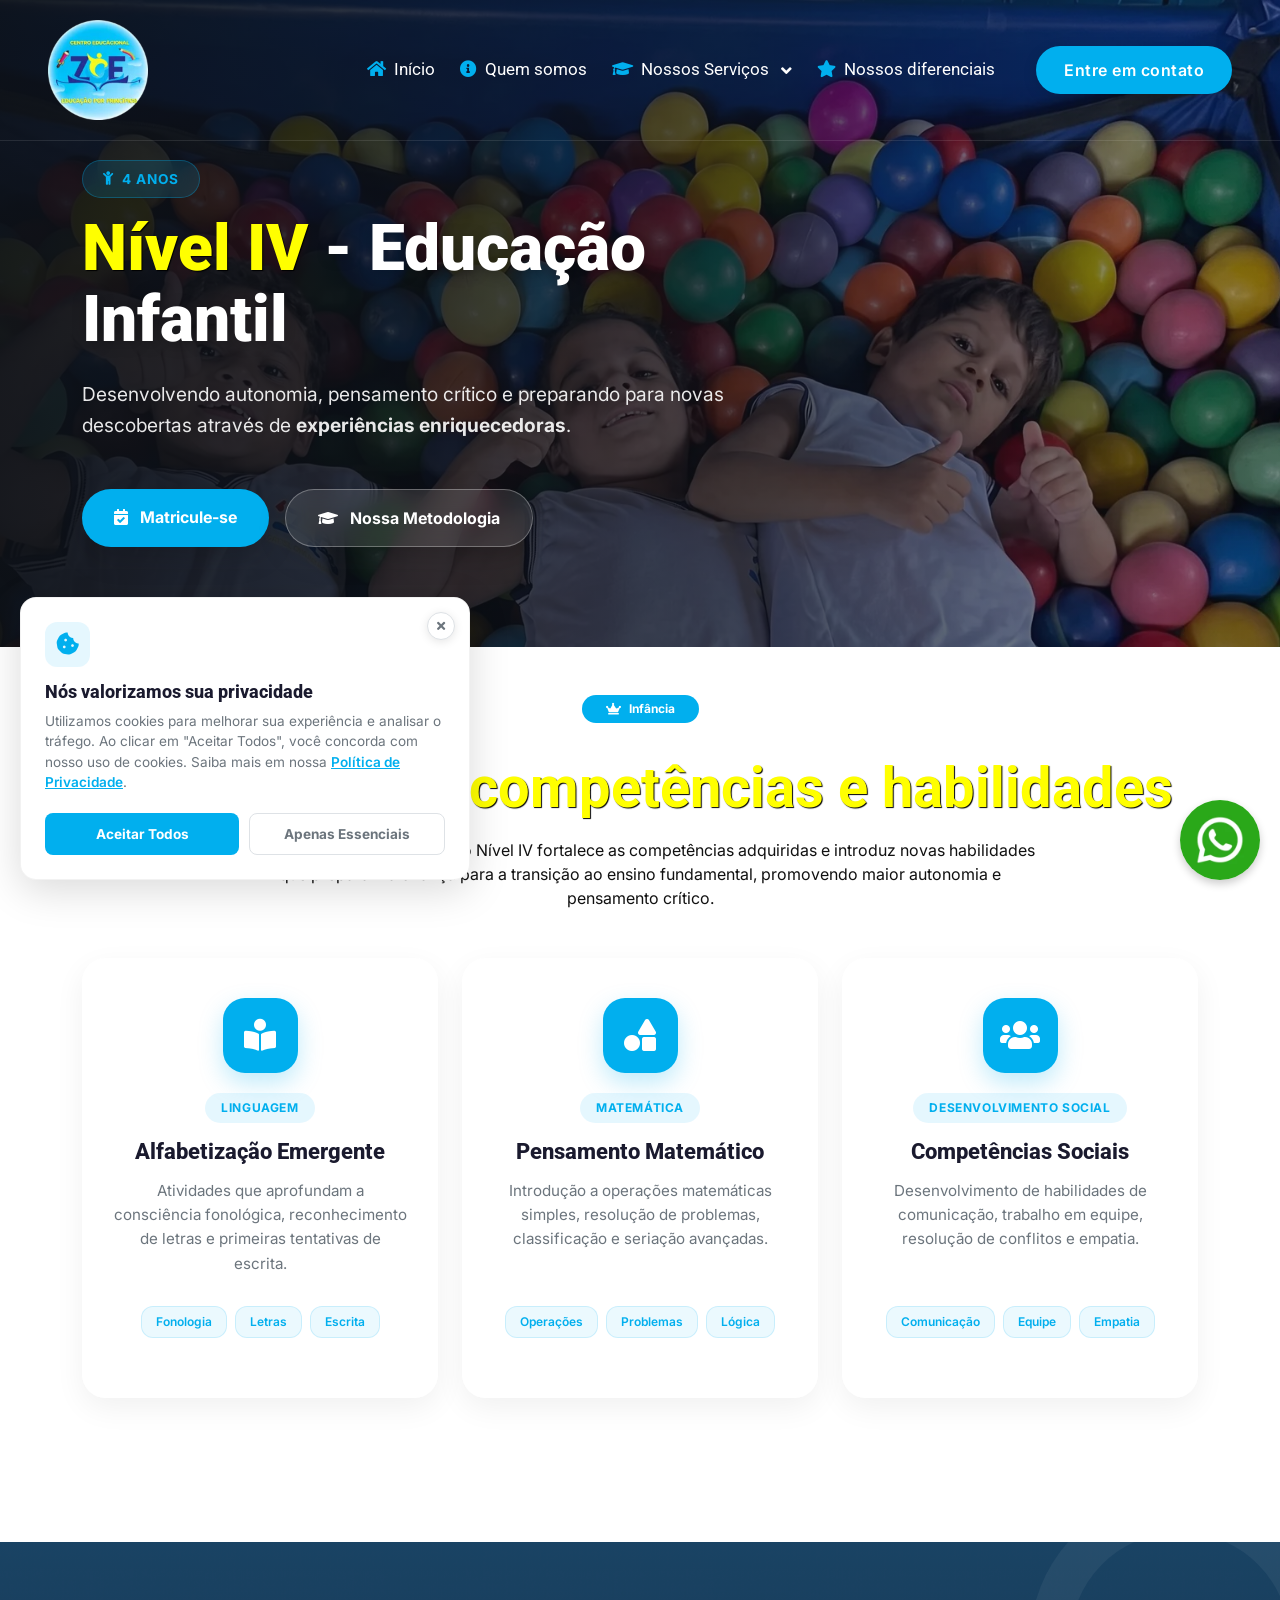
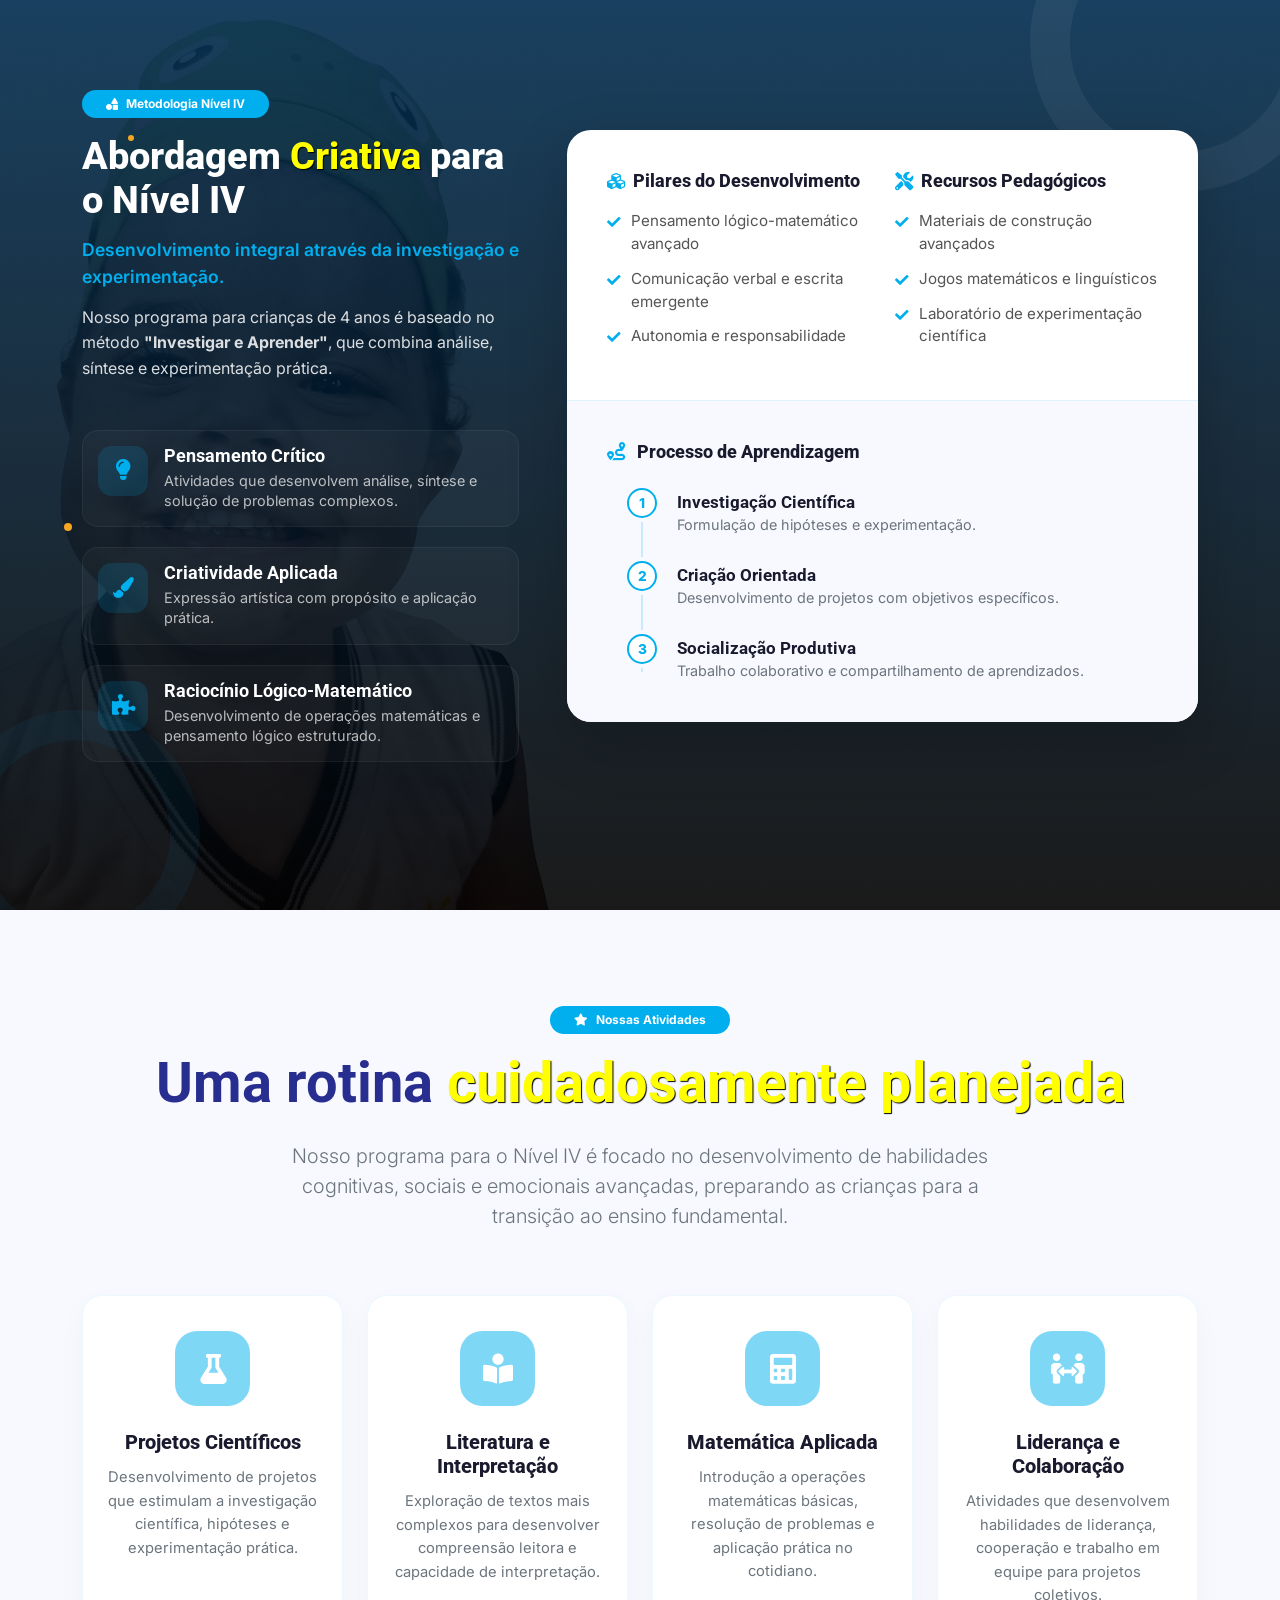
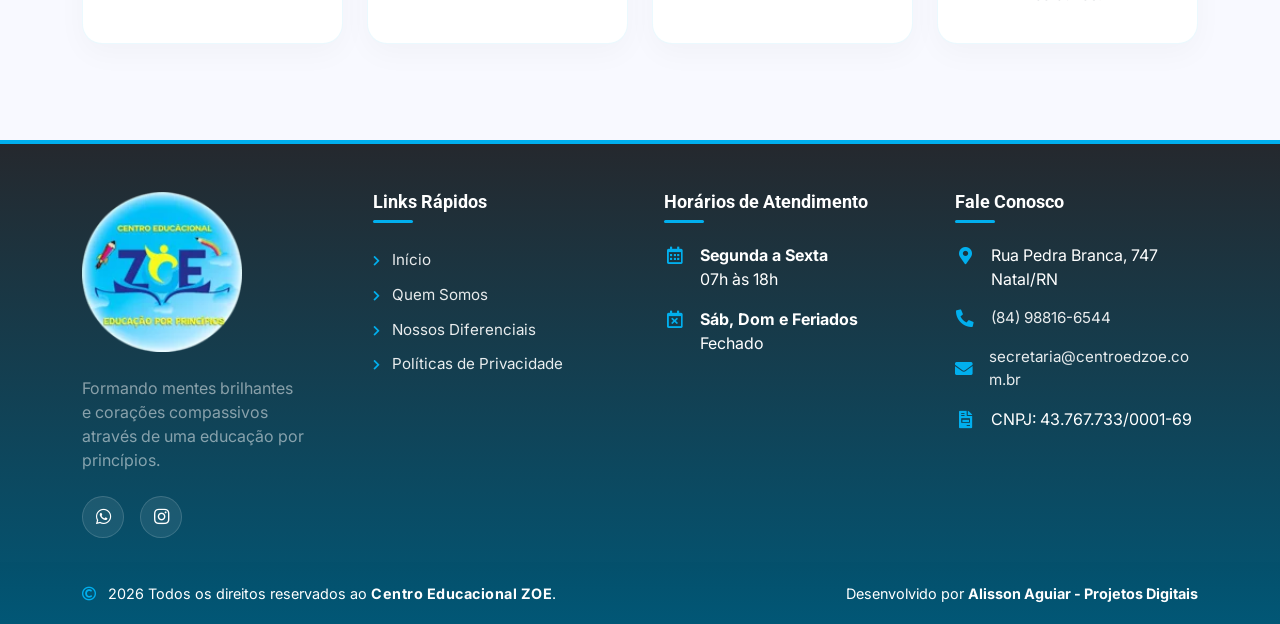
<file: nivel_IV.html>
<!DOCTYPE html>
<html lang="pt-BR">

<head>
    <script async src="https://www.googletagmanager.com/gtm.js?id=GTM-59QC9VSQ"></script>
    <script>
        window.dataLayer = window.dataLayer || [];
        function gtag() { dataLayer.push(arguments); }
        gtag('js', new Date());
    </script>

    <script type="text/javascript">
        (function (c, l, a, r, i, t, y) {
            c[a] = c[a] || function () { (c[a].q = c[a].q || []).push(arguments) };
            t = l.createElement(r); t.async = 1; t.src = "https://www.clarity.ms/tag/" + i;
            y = l.getElementsByTagName(r)[0]; y.parentNode.insertBefore(t, y);
        })(window, document, "clarity", "script", "zjc30u0sl4");
    </script>

    <!-- ============================================
         META TAGS BÁSICAS E SEO
         ============================================ -->
    <meta charset="UTF-8">
    <meta name="viewport" content="width=device-width, initial-scale=1.0">
    <meta name="theme-color" content="#01afee">

    <title>Nível IV (4 anos) | Educação Infantil | Centro Educacional ZOE</title>
    <meta name="description" content="Conheça o Nível IV do Centro Educacional ZOE em Nossa Senhora da Apresentação
Bairro em Natal/RN. Consolidando competências, autonomia e pensamento crítico para crianças de 4 anos.">
    <meta name="keywords"
        content="Nível IV, Educação Infantil, 4 anos, creche Natal, escola infantil Natal RN, Centro Educacional ZOE, matrícula educação infantil, desenvolvimento infantil">
    <meta name="author" content="Centro Educacional ZOE">
    <meta name="robots" content="index, follow, max-image-preview:large">

    <link rel="canonical" href="https://centroedzoe.com.br/nivel_IV.html">

    <!-- Open Graph / Facebook -->
    <meta property="og:locale" content="pt_BR">
    <meta property="og:type" content="website">
    <meta property="og:title" content="Nível IV - Educação Infantil | Centro Educacional ZOE">
    <meta property="og:description"
        content="Desenvolvendo autonomia, pensamento crítico e preparando para novas descobertas através de experiências enriquecedoras.">
    <meta property="og:url" content="https://centroedzoe.com.br/nivel_IV.html">
    <meta property="og:image" content="https://centroedzoe.com.br/img/logo_centro_educacional_zoe.webp">
    <meta property="og:image:width" content="1200">
    <meta property="og:image:height" content="630">
    <meta property="og:site_name" content="Centro Educacional ZOE">

    <!-- Twitter Card -->
    <meta name="twitter:card" content="summary_large_image">
    <meta name="twitter:title" content="Nível IV - Educação Infantil | Centro Educacional ZOE">
    <meta name="twitter:description"
        content="Desenvolvendo autonomia, pensamento crítico e preparando para novas descobertas através de experiências enriquecedoras.">
    <meta name="twitter:image" content="https://centroedzoe.com.br/img/logo_centro_educacional_zoe.webp">

    <!-- Geo Tags -->
    <meta name="geo.region" content="BR-RN">
    <meta name="geo.placename" content="Natal, Rio Grande do Norte">
    <meta name="geo.position" content="-5.79448;-35.211">
    <meta name="ICBM" content="-5.79448, -35.211">

    <link rel="apple-touch-icon" sizes="180x180" href="img/apple-touch-icon.png">
    <link rel="icon" type="image/png" sizes="32x32" href="img/favicon-32x32.png">
    <link rel="icon" type="image/png" sizes="16x16" href="img/favicon-16x16.png">
    <link rel="icon" type="image/png" sizes="192x192" href="img/android-chrome-192x192.png">
    <link rel="manifest" href="img/site.webmanifest">

    <!-- ============================================
         OTIMIZAÇÃO DE FONTES
         ============================================ -->
    <link rel="preconnect" href="https://fonts.googleapis.com">
    <link rel="preconnect" href="https://fonts.gstatic.com" crossorigin>
    <link
        href="https://fonts.googleapis.com/css2?family=Inter:wght@400;600;800&family=Roboto:wght@400;500;700&display=swap"
        rel="stylesheet">

    <!-- ============================================
         OTIMIZAÇÃO DE IMAGEM LCP (HERO)
         ============================================ -->
    <link rel="preload" as="image" href="img/bg-hero-infantil.webp">

    <!-- ============================================
         ÍCONES (FontAwesome Assíncrono)
         ============================================ -->
    <link rel="preload" href="https://use.fontawesome.com/releases/v5.15.4/css/all.css" as="style"
        onload="this.onload=null;this.rel='stylesheet'">
    <noscript>
        <link rel="stylesheet" href="https://use.fontawesome.com/releases/v5.15.4/css/all.css">
    </noscript>
    <link href="https://cdn.jsdelivr.net/npm/bootstrap-icons@1.4.1/font/bootstrap-icons.css" rel="stylesheet">

    <!-- ============================================
         OTIMIZAÇÃO DE CSS
         ============================================ -->
    <link href="css/bootstrap.min.css" rel="stylesheet">
    <link href="css/style.css" rel="stylesheet">

    <!-- CSS Não-crítico (Assíncrono) -->
    <link rel="stylesheet" href="lib/lightbox/css/lightbox.min.css" media="print" onload="this.media='all'">
    <link href="lib/owlcarousel/assets/owl.carousel.min.css" rel="stylesheet" media="print" onload="this.media='all'">
    <link rel="stylesheet" href="https://cdnjs.cloudflare.com/ajax/libs/animate.css/4.1.1/animate.min.css" media="print"
        onload="this.media='all'">
    <link href="lib/animate/animate.min.css" rel="stylesheet" media="print" onload="this.media='all'">

</head>

<body>
    <!-- Banner de Cookies -->
    <div id="cookie-banner" class="cookie-banner">
        <div class="cookie-content">
            <div class="cookie-icon">
                <i class="fas fa-cookie-bite"></i>
            </div>
            <div class="cookie-text">
                <h5>Nós valorizamos sua privacidade</h5>
                <p>
                    Utilizamos cookies para melhorar sua experiência e analisar o tráfego.
                    Ao clicar em "Aceitar Todos", você concorda com nosso uso de cookies.
                    Saiba mais em nossa <a href="politica-privacidade.html">Política de Privacidade</a>.
                </p>
            </div>
            <div class="cookie-buttons">
                <button id="btn-accept-all" class="btn-cookie btn-cookie-primary">Aceitar Todos</button>
                <button id="btn-essential" class="btn-cookie btn-cookie-outline">Apenas Essenciais</button>
            </div>
            <button id="btn-close-cookie" class="btn-cookie-close" aria-label="Fechar e aceitar apenas essenciais">
                <i class="fas fa-times"></i>
            </button>
        </div>
    </div>

    <a href="https://wa.me/558488166544?text=Olá,%20gostaria%20de%20mais%20informações%20sobre%20o%20Centro%20Educacional%20Zoe."
        target="_blank" class="whatsapp-link" aria-label="Fale conosco pelo WhatsApp" onclick="gtag('event', 'clique_whatsapp', {'local': 'principal_nivel_IV'});">
        <img src="img/whatsapp.webp" alt="WhatsApp" width="80" height="80" fetchpriority="high" />
    </a>

    <!-- VLibras - Acessibilidade em Libras -->
    <div vw class="enabled">
        <div vw-access-button class="active"></div>
        <div vw-plugin-wrapper>
            <div class="vw-plugin-top-wrapper"></div>
        </div>
    </div>
    <script src="https://vlibras.gov.br/app/vlibras-plugin.js"></script>
    <script>
        new window.VLibras.Widget('https://vlibras.gov.br/app');
    </script>

    <!-- Spinner Start -->
    <div id="spinner"
        class="show bg-white position-fixed translate-middle w-100 vh-100 top-50 start-50 d-flex align-items-center justify-content-center">
        <div class="spinner-content text-center">
            <img src="img/logo_centro_educacional_zoe.webp" class="pulse-circle rounded-circle"
                alt="Logo Centro Educacional Zoe" width="100" height="100">
        </div>
    </div>
    <!-- Spinner End -->

    <!-- Navbar & Hero Start -->
    <div class="container-fluid position-relative p-0">
        <nav class="navbar navbar-expand-lg navbar-light px-4 px-lg-5 py-3 py-lg-0" id="mainNavbar">
            <div class="container-fluid p-0">
                <a href="index.html" class="navbar-brand p-0">
                    <img src="img/logo_centro_educacional_zoe.webp" alt="Logo" class="img-fluid rounded" width="100"
                        height="100">
                </a>

                <button class="navbar-toggler custom-toggler" type="button" data-bs-toggle="collapse"
                    data-bs-target="#navbarCollapse" aria-controls="navbarCollapse" aria-expanded="false"
                    aria-label="Toggle navigation">
                    <span class="hamburger-line"></span>
                    <span class="hamburger-line"></span>
                    <span class="hamburger-line"></span>
                </button>

                <div class="nav-overlay" id="navOverlay"></div>

                <div class="collapse navbar-collapse" id="navbarCollapse">
                    <button class="close-menu-btn d-lg-none" id="closeMenuBtn" aria-label="Fechar menu">
                        <i class="fas fa-times"></i>
                    </button>

                    <div class="navbar-nav ms-auto py-0">
                        <a href="index.html" class="nav-item nav-link"><i
                                class="fas fa-home text-primary me-2"></i>Início</a>
                        <a href="index.html#quem-somos" class="nav-item nav-link"><i
                                class="fas fa-info-circle text-primary me-2"></i>Quem somos</a>

                        <!-- Dropdown Nossos Serviços -->
                        <div class="nav-item dropdown dropdown-hover">
                            <a href="#" class="nav-link dropdown-toggle" id="servicesDropdown" role="button"
                                data-bs-toggle="dropdown" aria-expanded="false">
                                <i class="fas fa-graduation-cap text-primary me-2"></i>Nossos Serviços
                            </a>
                            <div class="dropdown-menu dropdown-menu-lg" aria-labelledby="servicesDropdown">
                                <div class="d-md-flex">
                                    <!-- Educação Infantil -->
                                    <div class="p-3 border-end">
                                        <h6 class="dropdown-header text-primary fw-bold">
                                            <i class="fas fa-child me-2"></i> Educação Infantil
                                        </h6>
                                        <div class="d-grid gap-1">
                                            <a class="dropdown-item d-flex align-items-center py-2"
                                                href="nivel_II.html">
                                                <span class="badge bg-primary rounded-circle me-2">II</span>
                                                <div><span class="d-block">Nível II</span><small class="text-muted">2
                                                        anos</small></div>
                                            </a>
                                            <a class="dropdown-item d-flex align-items-center py-2"
                                                href="nivel_III.html">
                                                <span class="badge bg-primary rounded-circle me-2">III</span>
                                                <div><span class="d-block">Nível III</span><small class="text-muted">3
                                                        anos</small></div>
                                            </a>
                                            <a class="dropdown-item d-flex align-items-center py-2 active"
                                                href="nivel_IV.html">
                                                <span class="badge bg-primary rounded-circle me-2">IV</span>
                                                <div><span class="d-block">Nível IV</span><small class="text-muted">4
                                                        anos</small></div>
                                            </a>
                                            <a class="dropdown-item d-flex align-items-center py-2" href="nivel_V.html">
                                                <span class="badge bg-primary rounded-circle me-2">V</span>
                                                <div><span class="d-block">Nível V</span><small class="text-muted">5
                                                        anos</small></div>
                                            </a>
                                            <a class="dropdown-item d-flex align-items-center py-2"
                                                href="tempo_integral.html">
                                                <span class="badge bg-primary rounded-circle me-2">IN</span>
                                                <div><span class="d-block">Tempo Integral</span><small
                                                        class="text-muted">Todos os níveis</small></div>
                                            </a>
                                        </div>
                                    </div>

                                    <!-- Ensino Fundamental -->
                                    <div class="p-3">
                                        <h6 class="dropdown-header text-primary fw-bold">
                                            <i class="fas fa-book-open me-2"></i> Ensino Fundamental
                                        </h6>
                                        <div class="d-grid gap-1">
                                            <a class="dropdown-item d-flex align-items-center py-2" href="1_ano.html">
                                                <span class="badge bg-primary rounded-circle me-2">1°</span>
                                                <div><span class="d-block">1° Ano</span><small class="text-muted">6-7
                                                        anos</small></div>
                                            </a>
                                            <a class="dropdown-item d-flex align-items-center py-2" href="2_ano.html">
                                                <span class="badge bg-primary rounded-circle me-2">2°</span>
                                                <div><span class="d-block">2° Ano</span><small class="text-muted">7-8
                                                        anos</small></div>
                                            </a>
                                            <a class="dropdown-item d-flex align-items-center py-2" href="3_ano.html">
                                                <span class="badge bg-primary rounded-circle me-2">3°</span>
                                                <div><span class="d-block">3° Ano</span><small class="text-muted">8-9
                                                        anos</small></div>
                                            </a>
                                            <a class="dropdown-item d-flex align-items-center py-2" href="4_ano.html">
                                                <span class="badge bg-primary rounded-circle me-2">4°</span>
                                                <div><span class="d-block">4° Ano</span><small class="text-muted">9-10
                                                        anos</small></div>
                                            </a>
                                            <a class="dropdown-item d-flex align-items-center py-2" href="5_ano.html">
                                                <span class="badge bg-primary rounded-circle me-2">5°</span>
                                                <div><span class="d-block">5° Ano</span><small class="text-muted">10-11
                                                        anos</small></div>
                                            </a>
                                            <a class="dropdown-item d-flex align-items-center py-2" href="6_ano.html">
                                                <span class="badge bg-primary rounded-circle me-2">6°</span>
                                                <div><span class="d-block">6° Ano</span><small class="text-muted">11-12
                                                        anos</small></div>
                                            </a>
                                            <!-- CORRIGIDO: Removido 'active' do 7º ano -->
                                            <a class="dropdown-item d-flex align-items-center py-2" href="7_ano.html">
                                                <span class="badge bg-primary rounded-circle me-2">7°</span>
                                                <div><span class="d-block">7° Ano</span><small class="text-muted">12-13
                                                        anos</small></div>
                                            </a>
                                        </div>
                                    </div>
                                </div>
                            </div>
                        </div>

                        <a href="index.html#nossos-diferenciais" class="nav-item nav-link"><i
                                class="fas fa-star text-primary me-2"></i>Nossos diferenciais</a>
                    </div>

                    <a href="https://wa.me/558488166544?text=Olá,%20gostaria%20de%20mais%20informações" target="_blank"
                        class="btn btn-primary-effect ms-lg-3 mt-3 mt-lg-0" onclick="gtag('event', 'clique_whatsapp', {'local': 'nivel_IV_navbar_entre_em_contato'});">
                        Entre em contato
                    </a>
                </div>
            </div>
        </nav>

        <!-- Hero Banner -->
        <header class="page-hero" style="background-image: url('img/bg-hero-infantil.webp');">
            <div class="page-hero-overlay"></div>

            <div class="container position-relative z-2">
                <div class="row">
                    <div class="col-lg-8 text-center text-lg-start">
                        <span class="hero-badge mb-3 wow fadeInDown" data-wow-delay="0.1s">
                            <i class="fas fa-child me-2"></i> 4 anos
                        </span>
                        <h1 class="hero-title mb-4 wow fadeInUp" data-wow-delay="0.2s">
                            <span class="text-warning">Nível IV</span> - Educação Infantil
                        </h1>
                        <p class="hero-text mb-5 wow fadeInUp" data-wow-delay="0.3s">
                            Desenvolvendo autonomia, pensamento crítico e preparando para novas descobertas através de
                            <strong>experiências enriquecedoras</strong>.
                        </p>
                        <div class="hero-buttons d-flex flex-column flex-sm-row justify-content-center justify-content-lg-start gap-3 wow fadeInUp"
                            data-wow-delay="0.4s">
                            <a href="https://wa.me/558488166544?text=Olá, gostaria de matricular o meu filho(a) no IV Nível!"
                                target="_blank" class="btn btn-primary btn-hero" onclick="gtag('event', 'clique_whatsapp', {'local': 'nivel_IV_matriculese'});">
                                <i class="fas fa-calendar-check me-2"></i> Matricule-se
                            </a>
                            <a href="https://wa.me/558488166544?text=Olá, gostaria de conheça mais a metodologia do IV Nível!"
                                target="_blank" class="btn btn-glass btn-hero" onclick="gtag('event', 'clique_whatsapp', {'local': 'nivel_IV_nossa_metodologia'});">
                                <i class="fas fa-graduation-cap me-2"></i> Nossa Metodologia
                            </a>
                        </div>
                    </div>
                </div>
            </div>
        </header>
    </div>

    <!-- Desenvolvimento Integral no Nível IV -->
    <section class="py-5 bg-white">
        <div class="container pb-5">
            <header class="text-center mx-auto pb-5 wow fadeInUp" data-wow-delay="0.2s">
                <span class="badge bg-primary text-white rounded-pill px-4 py-2 mb-3">
                    <i class="fas fa-crown me-2"></i>Infância
                </span>
                <h2 class="display-4 text-purple fw-bold mt-3 mb-3">
                    Consolidando <span class="text-warning">competências e habilidades</span>
                </h2>
                <p class="team-subtitle text-dark mx-auto">
                    O desenvolvimento integral no Nível IV fortalece as competências adquiridas e introduz novas
                    habilidades que preparam a criança para a transição ao ensino fundamental, promovendo maior
                    autonomia e pensamento crítico.
                </p>
            </header>

            <div class="row g-4 mb-5 justify-content-center">

                <!-- PILAR 1 - ALFABETIZAÇÃO -->
                <div class="col-lg-4 col-md-6 wow fadeInUp" data-wow-delay="0.1s">
                    <article class="service-card">
                        <div class="service-card-content">
                            <div class="service-icon bg-primary text-white">
                                <i class="fas fa-book-reader"></i>
                            </div>
                            <span class="pillar-badge">Linguagem</span>
                            <h4>Alfabetização Emergente</h4>
                            <p>Atividades que aprofundam a consciência fonológica, reconhecimento de letras e primeiras
                                tentativas de escrita.</p>
                            <div class="pillar-levels">
                                <span>Fonologia</span>
                                <span>Letras</span>
                                <span>Escrita</span>
                            </div>
                        </div>
                        <div class="service-card-image bg-primary"></div>
                    </article>
                </div>

                <!-- PILAR 2 - PENSAMENTO MATEMÁTICO -->
                <div class="col-lg-4 col-md-6 wow fadeInUp" data-wow-delay="0.2s">
                    <article class="service-card">
                        <div class="service-card-content">
                            <div class="service-icon bg-primary text-white">
                                <i class="fas fa-shapes"></i>
                            </div>
                            <span class="pillar-badge">Matemática</span>
                            <h4>Pensamento Matemático</h4>
                            <p>Introdução a operações matemáticas simples, resolução de problemas, classificação e
                                seriação avançadas.</p>
                            <div class="pillar-levels">
                                <span>Operações</span>
                                <span>Problemas</span>
                                <span>Lógica</span>
                            </div>
                        </div>
                        <div class="service-card-image bg-primary"></div>
                    </article>
                </div>

                <!-- PILAR 3 - COMPETÊNCIAS SOCIAIS -->
                <div class="col-lg-4 col-md-6 wow fadeInUp" data-wow-delay="0.3s">
                    <article class="service-card">
                        <div class="service-card-content">
                            <div class="service-icon bg-primary text-white">
                                <i class="fas fa-users"></i>
                            </div>
                            <span class="pillar-badge">Desenvolvimento Social</span>
                            <h4>Competências Sociais</h4>
                            <p>Desenvolvimento de habilidades de comunicação, trabalho em equipe, resolução de conflitos
                                e empatia.</p>
                            <div class="pillar-levels">
                                <span>Comunicação</span>
                                <span>Equipe</span>
                                <span>Empatia</span>
                            </div>
                        </div>
                        <div class="service-card-image bg-primary"></div>
                    </article>
                </div>

            </div>
        </div>
    </section>

    <!-- Nossa Metodologia - Nível IV -->
    <section class="methodology-section bg-background" id="nossa_metodologia">
        <div class="methodology-particles">
            <div class="particle"></div>
            <div class="particle"></div>
            <div class="particle"></div>
            <div class="particle"></div>
            <div class="particle"></div>
        </div>
        <div class="methodology-shape shape-1"></div>
        <div class="methodology-shape shape-2"></div>

        <div class="container py-5 position-relative z-2">
            <div class="row g-5 align-items-center">

                <!-- Coluna Esquerda: Textos e Destaques -->
                <div class="col-lg-5">
                    <header class="methodology-header wow fadeInLeft" data-wow-delay="0.2s">
                        <span class="badge bg-primary text-white rounded-pill px-4 py-2 mb-3">
                            <i class="fas fa-shapes me-2"></i>Metodologia Nível IV
                        </span>
                        <h2 class="methodology-title">
                            Abordagem <span class="text-warning">Criativa</span> para o Nível IV
                        </h2>
                        <p class="methodology-subtitle">
                            Desenvolvimento integral através da investigação e experimentação.
                        </p>
                        <p class="methodology-text">
                            Nosso programa para crianças de 4 anos é baseado no método <strong>"Investigar e
                                Aprender"</strong>, que combina análise, síntese e experimentação prática.
                        </p>
                    </header>

                    <div class="methodology-features mt-5 wow fadeInLeft" data-wow-delay="0.4s">
                        <article class="feature-item">
                            <div class="feature-icon"><i class="fas fa-lightbulb"></i></div>
                            <div class="feature-content">
                                <h4>Pensamento Crítico</h4>
                                <p>Atividades que desenvolvem análise, síntese e solução de problemas complexos.</p>
                            </div>
                        </article>
                        <article class="feature-item">
                            <div class="feature-icon"><i class="fas fa-paint-brush"></i></div>
                            <div class="feature-content">
                                <h4>Criatividade Aplicada</h4>
                                <p>Expressão artística com propósito e aplicação prática.</p>
                            </div>
                        </article>
                        <article class="feature-item">
                            <div class="feature-icon"><i class="fas fa-puzzle-piece"></i></div>
                            <div class="feature-content">
                                <h4>Raciocínio Lógico-Matemático</h4>
                                <p>Desenvolvimento de operações matemáticas e pensamento lógico estruturado.</p>
                            </div>
                        </article>
                    </div>
                </div>

                <!-- Coluna Direita: O Card Premium -->
                <div class="col-lg-7 wow fadeInRight" data-wow-delay="0.3s">
                    <article class="methodology-card">
                        <div class="methodology-card-top">
                            <div class="row g-4">
                                <div class="col-md-6">
                                    <div class="card-section">
                                        <h4 class="card-section-title"><i class="fas fa-cubes text-primary"></i> Pilares
                                            do Desenvolvimento</h4>
                                        <ul class="custom-list">
                                            <li>Pensamento lógico-matemático avançado</li>
                                            <li>Comunicação verbal e escrita emergente</li>
                                            <li>Autonomia e responsabilidade</li>
                                        </ul>
                                    </div>
                                </div>
                                <div class="col-md-6">
                                    <div class="card-section">
                                        <h4 class="card-section-title"><i class="fas fa-tools text-primary"></i>
                                            Recursos Pedagógicos</h4>
                                        <ul class="custom-list">
                                            <li>Materiais de construção avançados</li>
                                            <li>Jogos matemáticos e linguísticos</li>
                                            <li>Laboratório de experimentação científica</li>
                                        </ul>
                                    </div>
                                </div>
                            </div>
                        </div>

                        <div class="methodology-card-bottom">
                            <h4 class="process-title"><i class="fas fa-route text-primary me-2"></i> Processo de
                                Aprendizagem</h4>
                            <div class="process-timeline">
                                <div class="process-step">
                                    <div class="step-marker"><span>1</span></div>
                                    <div class="step-content">
                                        <h5>Investigação Científica</h5>
                                        <p>Formulação de hipóteses e experimentação.</p>
                                    </div>
                                </div>
                                <div class="process-step">
                                    <div class="step-marker"><span>2</span></div>
                                    <div class="step-content">
                                        <h5>Criação Orientada</h5>
                                        <p>Desenvolvimento de projetos com objetivos específicos.</p>
                                    </div>
                                </div>
                                <div class="process-step">
                                    <div class="step-marker"><span>3</span></div>
                                    <div class="step-content">
                                        <h5>Socialização Produtiva</h5>
                                        <p>Trabalho colaborativo e compartilhamento de aprendizados.</p>
                                    </div>
                                </div>
                            </div>
                        </div>
                    </article>
                </div>

            </div>
        </div>
    </section>

    <!-- Daily Activities Start -->
    <section class="activities-section py-5" id="atividades">
        <div class="container py-5">
            <header class="text-center mx-auto pb-5 wow fadeInUp" data-wow-delay="0.2s">
                <span class="badge bg-primary text-white rounded-pill px-4 py-2 mb-3">
                    <i class="fas fa-star me-2"></i>Nossas Atividades
                </span>
                <h2 class="display-4 fw-bold mb-4 text-purple">
                    Uma rotina <span class="text-warning">cuidadosamente planejada</span>
                </h2>
                <p class="lead text-muted mx-auto" style="max-width: 750px;">
                    Nosso programa para o Nível IV é focado no desenvolvimento de habilidades cognitivas, sociais e
                    emocionais avançadas, preparando as crianças para a transição ao ensino fundamental.
                </p>
            </header>

            <div class="row g-4 justify-content-center">
                <div class="col-sm-6 col-lg-3 wow fadeInUp" data-wow-delay="0.1s">
                    <article class="activity-card">
                        <div class="activity-icon"><i class="fas fa-flask"></i></div>
                        <h4>Projetos Científicos</h4>
                        <p>Desenvolvimento de projetos que estimulam a investigação científica, hipóteses e
                            experimentação prática.</p>
                    </article>
                </div>

                <div class="col-sm-6 col-lg-3 wow fadeInUp" data-wow-delay="0.2s">
                    <article class="activity-card">
                        <div class="activity-icon"><i class="fas fa-book-reader"></i></div>
                        <h4>Literatura e Interpretação</h4>
                        <p>Exploração de textos mais complexos para desenvolver compreensão leitora e capacidade de
                            interpretação.</p>
                    </article>
                </div>

                <div class="col-sm-6 col-lg-3 wow fadeInUp" data-wow-delay="0.3s">
                    <article class="activity-card">
                        <div class="activity-icon"><i class="fas fa-calculator"></i></div>
                        <h4>Matemática Aplicada</h4>
                        <p>Introdução a operações matemáticas básicas, resolução de problemas e aplicação prática no
                            cotidiano.</p>
                    </article>
                </div>

                <div class="col-sm-6 col-lg-3 wow fadeInUp" data-wow-delay="0.4s">
                    <article class="activity-card">
                        <div class="activity-icon"><i class="fas fa-people-arrows"></i></div>
                        <h4>Liderança e Colaboração</h4>
                        <p>Atividades que desenvolvem habilidades de liderança, cooperação e trabalho em equipe para
                            projetos coletivos.</p>
                    </article>
                </div>
            </div>
        </div>
    </section>

    <!-- Footer Start -->
    <footer class="footer-custom-bg wow fadeIn" data-wow-delay="0.2s">
        <div class="footer-overlay"></div>
        <div class="container pt-5 pb-4 position-relative z-2">
            <div class="row g-4 g-lg-5">
                <!-- Coluna 1: Logo e Redes Sociais -->
                <div class="col-lg-4 col-xl-3 text-center text-lg-start">
                    <div class="footer-brand">
                        <a href="index.html" class="d-inline-block mb-4">
                            <img src="img/logo_centro_educacional_zoe.webp" alt="Logo Centro Educacional ZOE"
                                class="footer-logo img-fluid" loading="lazy" width="160" height="160">
                        </a>
                        <p class="text-white-50 mb-4 d-none d-lg-block">
                            Formando mentes brilhantes e corações compassivos através de uma educação por princípios.
                        </p>
                        <div class="footer-social d-flex justify-content-center justify-content-lg-start gap-3">
                            <a href="https://wa.me/558488166544?text=Olá,%20gostaria%20de%20mais%20informações"
                                target="_blank" class="social-btn" aria-label="WhatsApp" onclick="gtag('event', 'clique_whatsapp', {'local': 'nivel_IV_rodape'});">
                                <i class="fab fa-whatsapp"></i>
                            </a>
                            <a href="https://www.instagram.com/centroedzoe/" target="_blank" class="social-btn"
                                aria-label="Instagram" onclick="gtag('event', 'clique_instagram', {'local': 'nivel_IV_rodape'});">
                                <i class="fab fa-instagram"></i>
                            </a>
                        </div>
                    </div>
                </div>

                <!-- Coluna 2: Links Rápidos -->
                <div class="col-md-6 col-lg-4 col-xl-3">
                    <div class="footer-links">
                        <h4 class="footer-title">Links Rápidos</h4>
                        <ul class="list-unstyled mb-0">
                            <li><a href="#" class="footer-link"><i class="fas fa-chevron-right"></i> Início</a></li>
                            <li><a href="index.html#quem-somos" class="footer-link"><i class="fas fa-chevron-right"></i>
                                    Quem
                                    Somos</a></li>
                            <li><a href="index.html#nossos-diferenciais" class="footer-link"><i
                                        class="fas fa-chevron-right"></i>
                                    Nossos Diferenciais</a></li>
                            <li><a href="politica-privacidade.html" class="footer-link"><i
                                        class="fas fa-chevron-right"></i> Políticas de
                                    Privacidade</a></li>

                        </ul>
                    </div>
                </div>

                <!-- Coluna 3: Horários -->
                <div class="col-md-6 col-lg-4 col-xl-3">
                    <div class="footer-hours">
                        <h4 class="footer-title">Horários de Atendimento</h4>
                        <ul class="list-unstyled mb-0">
                            <li class="d-flex align-items-start mb-3">
                                <i class="far fa-calendar-alt text-primary mt-1 me-3"></i>
                                <div>
                                    <span class="d-block text-white fw-bold">Segunda a Sexta</span>
                                    <span class="text-white">07h às 18h</span>
                                </div>
                            </li>
                            <li class="d-flex align-items-start">
                                <i class="far fa-calendar-times text-primary mt-1 me-3"></i>
                                <div>
                                    <span class="d-block text-white fw-bold">Sáb, Dom e Feriados</span>
                                    <span class="text-white">Fechado</span>
                                </div>
                            </li>
                        </ul>
                    </div>
                </div>

                <!-- Coluna 4: Contatos -->
                <div class="col-md-6 col-lg-12 col-xl-3">
                    <div class="footer-contact">
                        <h4 class="footer-title">Fale Conosco</h4>
                        <ul class="list-unstyled mb-0">
                            <li class="d-flex align-items-start mb-3">
                                <i class="fas fa-map-marker-alt text-primary mt-1 me-3"></i>
                                <span class="text-white">Rua Pedra Branca, 747<br>Natal/RN</span>
                            </li>
                            <li class="d-flex align-items-center mb-3">
                                <i class="fas fa-phone-alt text-primary me-3"></i>
                                <a href="https://wa.me/558488166544" target="_blank" class="footer-link p-0">(84)
                                    98816-6544</a>
                            </li>
                            <li class="d-flex align-items-center mb-3">
                                <i class="fas fa-envelope text-primary me-3"></i>
                                <a href="mailto:secretaria@centroedzoe.com.br"
                                    class="footer-link p-0 text-break">secretaria@centroedzoe.com.br</a>
                            </li>
                            <li class="d-flex align-items-center">
                                <i class="fas fa-file-invoice text-primary me-3"></i>
                                <span class="text-white">CNPJ: 43.767.733/0001-69</span>
                            </li>
                        </ul>
                    </div>
                </div>
            </div>
        </div>

        <!-- Copyright -->
        <div class="footer-copyright position-relative z-2">
            <div class="container">
                <div class="row align-items-center">
                    <div class="col-md-6 text-center text-md-start mb-3 mb-md-0">
                        <p class="mb-0 text-white">
                            <i class="far fa-copyright text-primary me-2"></i>
                            <span id="ano-atual"></span> Todos os direitos reservados ao <strong
                                class="text-white">Centro Educacional ZOE</strong>.
                        </p>
                    </div>
                    <div class="col-md-6 text-center text-md-end">
                        <p class="mb-0 text-white">
                            Desenvolvido por <a href="#"
                                class="text-white fw-bold text-decoration-none hover-text-primary">Alisson Aguiar -
                                Projetos Digitais</a>
                        </p>
                    </div>
                </div>
            </div>
        </div>
    </footer>

    <!-- ============================================
         SCRIPTS OTIMIZADOS
         ============================================ -->
    <script>
        document.getElementById("ano-atual").textContent = new Date().getFullYear();
    </script>

    <!-- Bibliotecas carregadas com Defer para não travar a renderização -->
    <script defer src="https://ajax.googleapis.com/ajax/libs/jquery/3.6.4/jquery.min.js"></script>
    <script defer src="https://cdn.jsdelivr.net/npm/bootstrap@5.0.0/dist/js/bootstrap.bundle.min.js"></script>
    <script defer src="lib/wow/wow.min.js"></script>
    <script defer src="lib/easing/easing.min.js"></script>
    <script defer src="lib/waypoints/waypoints.min.js"></script>
    <script defer src="lib/counterup/counterup.min.js"></script>
    <script defer src="lib/lightbox/js/lightbox.min.js"></script>
    <script defer src="lib/owlcarousel/owl.carousel.min.js"></script>

    <!-- Script para fechar o menu mobile ao clicar nos links -->
    <script>
        document.addEventListener('DOMContentLoaded', function () {
            const menuLinks = document.querySelectorAll('.navbar-nav .nav-link:not(.dropdown-toggle), .navbar-nav .dropdown-item');
            const navbarCollapse = document.getElementById('navbarCollapse');

            if (navbarCollapse) {
                menuLinks.forEach(link => {
                    link.addEventListener('click', function () {
                        if (navbarCollapse.classList.contains('show')) {
                            const bsCollapse = bootstrap.Collapse.getInstance(navbarCollapse) || new bootstrap.Collapse(navbarCollapse, { toggle: false });
                            bsCollapse.hide();
                        }
                    });
                });
            }
        });
    </script>

    <script defer src="js/main.js"></script>
</body>

</html>
</file>
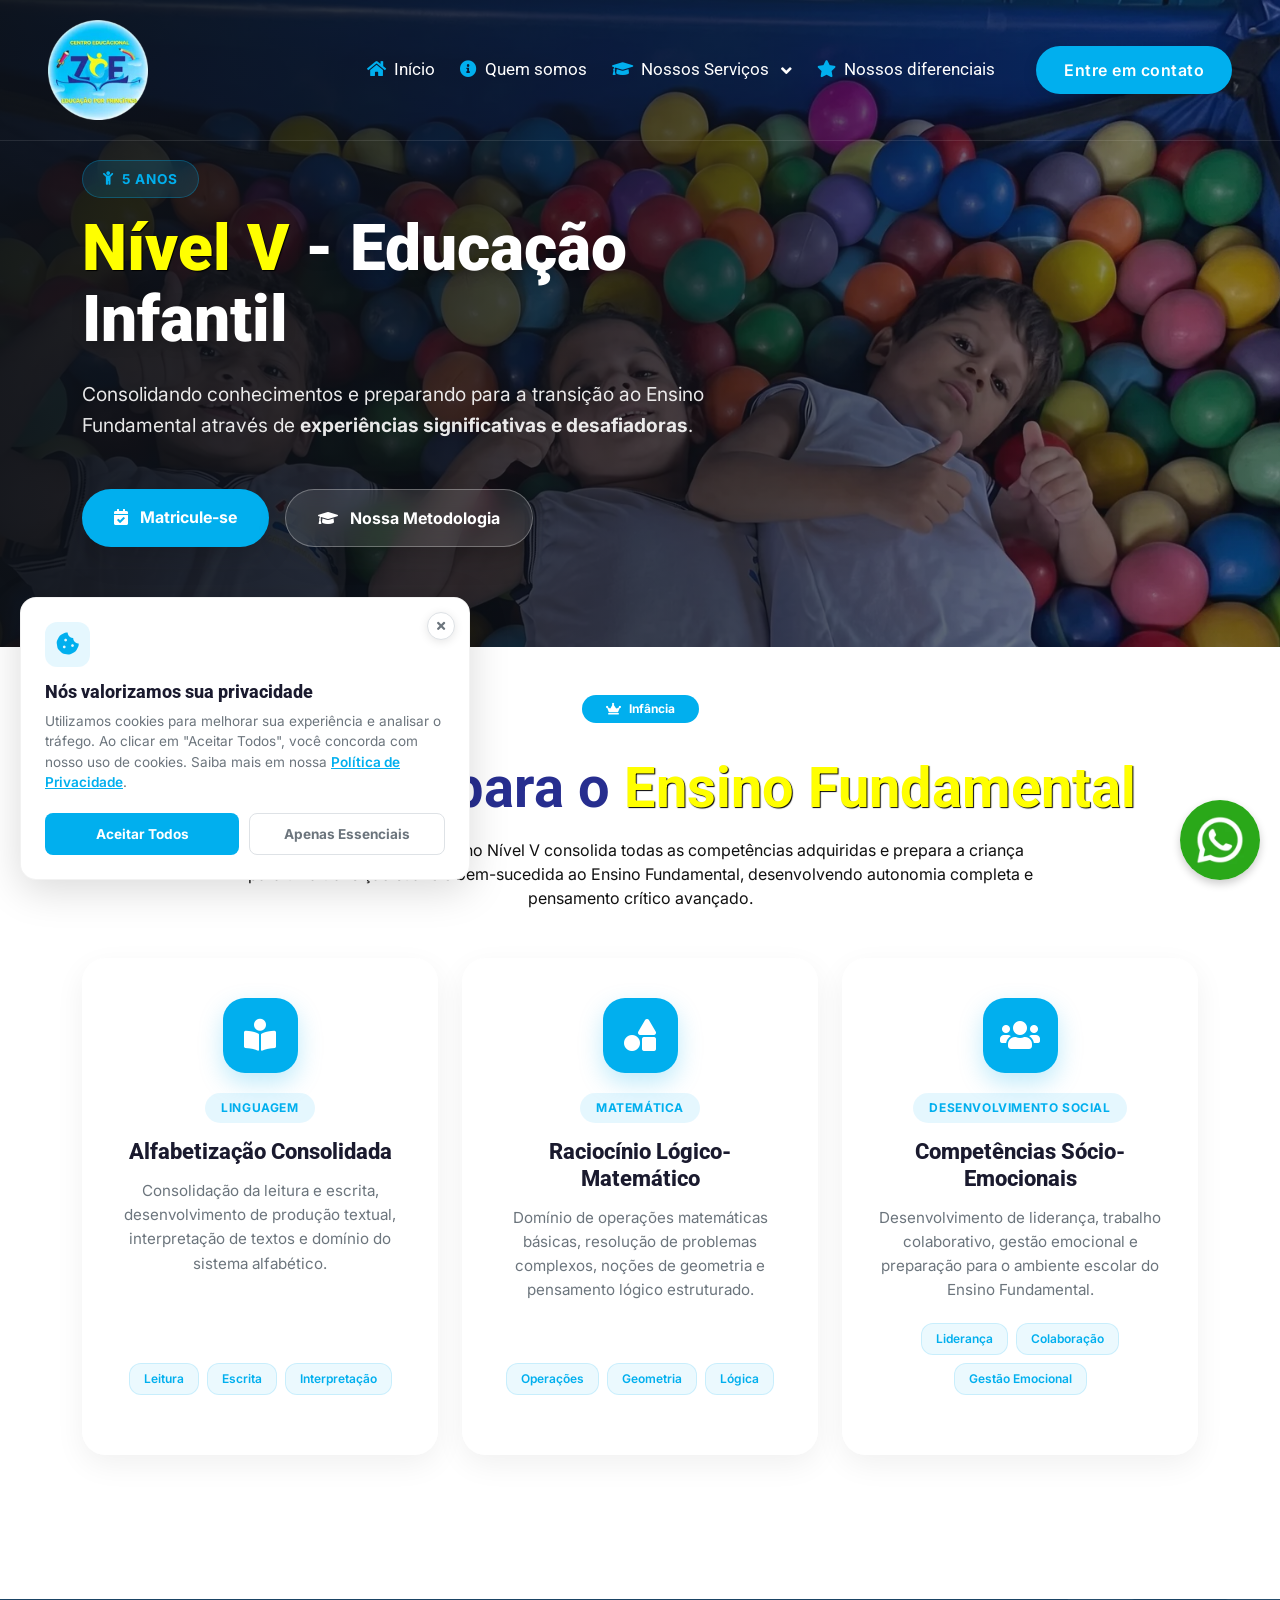
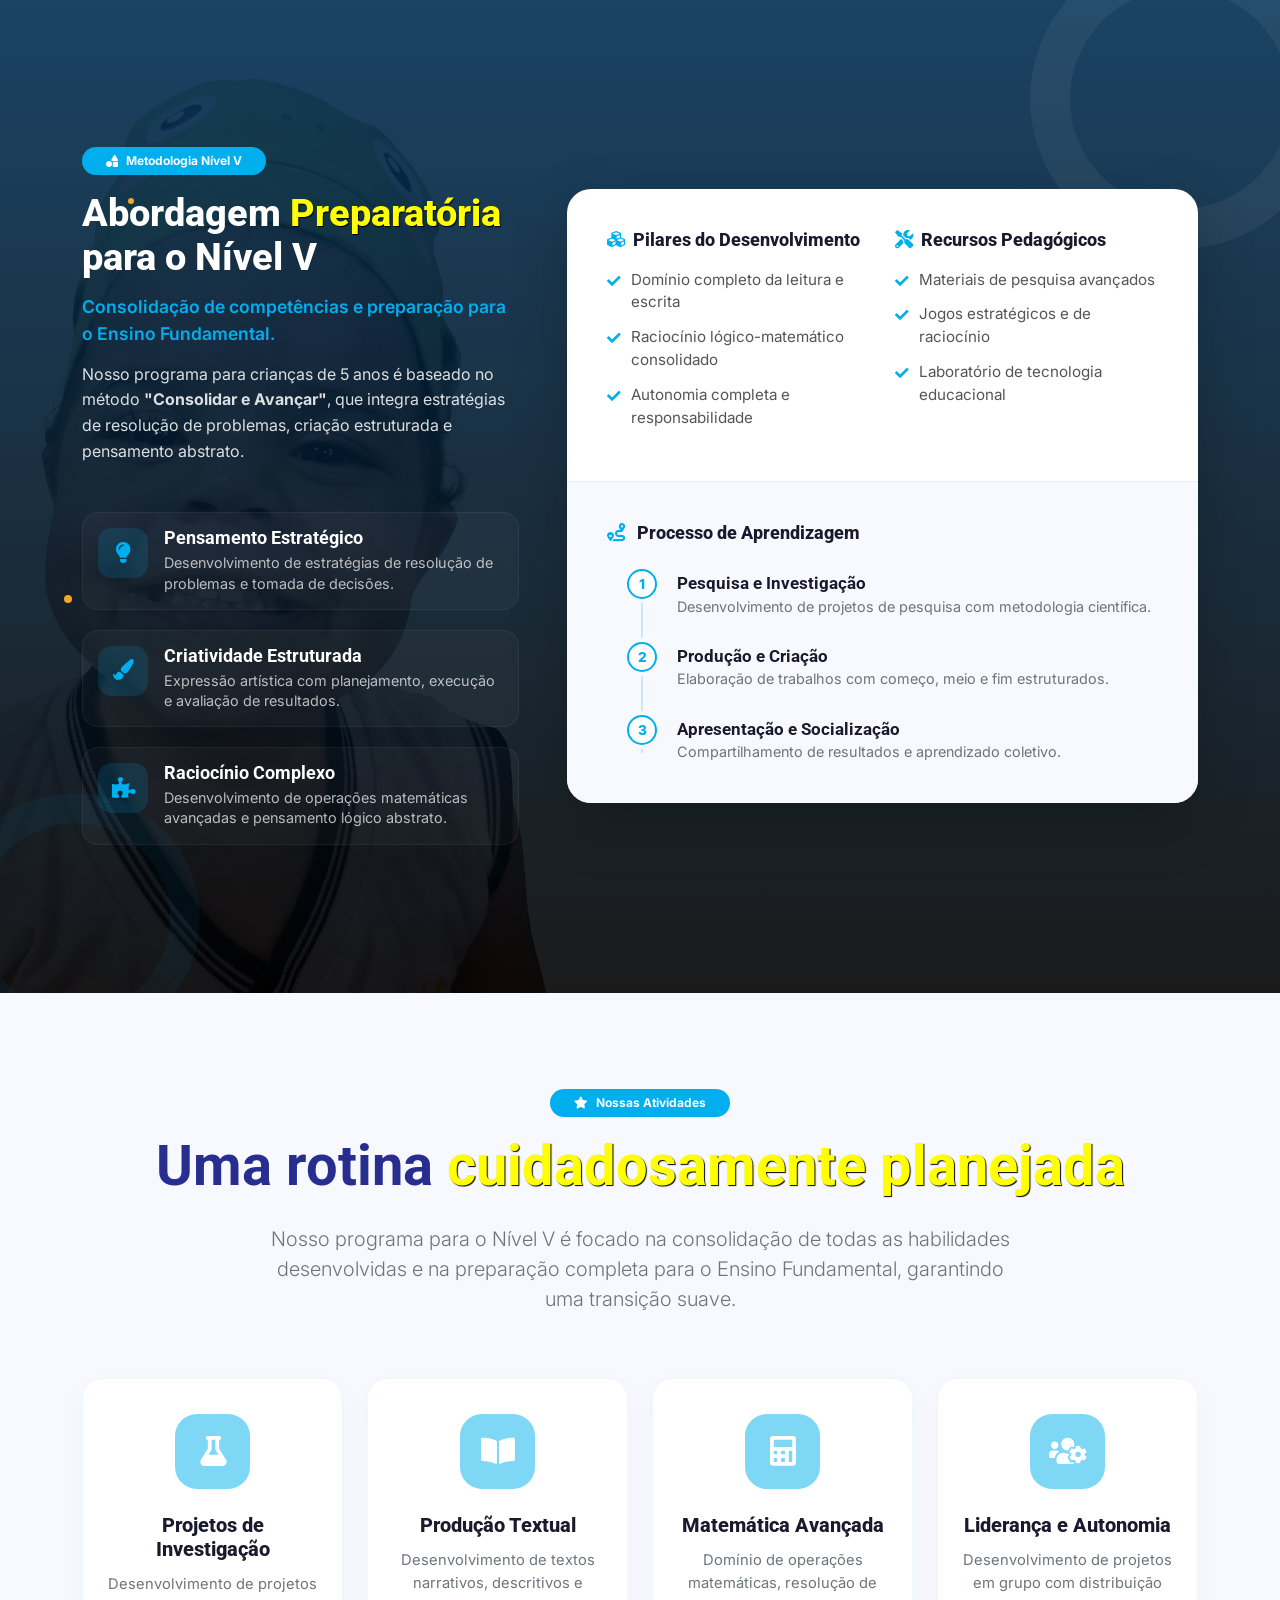
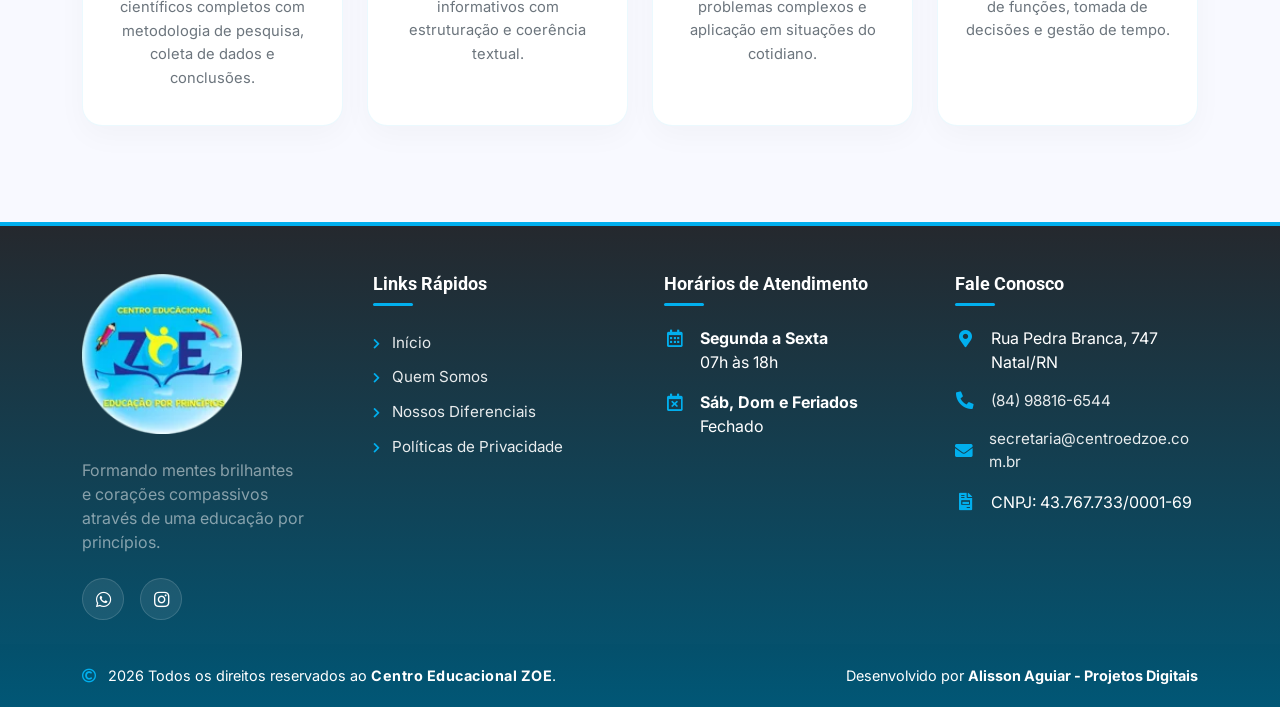
<file: nivel_V.html>
<!DOCTYPE html>
<html lang="pt-BR">

<head>
    <script async src="https://www.googletagmanager.com/gtm.js?id=GTM-59QC9VSQ"></script>
    <script>
        window.dataLayer = window.dataLayer || [];
        function gtag() { dataLayer.push(arguments); }
        gtag('js', new Date());
    </script>

    <script type="text/javascript">
        (function (c, l, a, r, i, t, y) {
            c[a] = c[a] || function () { (c[a].q = c[a].q || []).push(arguments) };
            t = l.createElement(r); t.async = 1; t.src = "https://www.clarity.ms/tag/" + i;
            y = l.getElementsByTagName(r)[0]; y.parentNode.insertBefore(t, y);
        })(window, document, "clarity", "script", "zjc30u0sl4");
    </script>

    <!-- ============================================
         META TAGS BÁSICAS E SEO
         ============================================ -->
    <meta charset="UTF-8">
    <meta name="viewport" content="width=device-width, initial-scale=1.0">
    <meta name="theme-color" content="#01afee">

    <title>Nível V (5 anos) | Educação Infantil | Centro Educacional ZOE</title>
    <meta name="description"
        content="Conheça o Nível V do Centro Educacional ZOE em em Nossa Senhora da Apresentação
Bairro em Natal/RN. Consolidando conhecimentos e preparando para a transição ao Ensino Fundamental através de experiências significativas.">
    <meta name="keywords"
        content="Nível V, Educação Infantil, 5 anos, creche Natal, escola infantil Natal RN, Centro Educacional ZOE, matrícula educação infantil, transição ensino fundamental">
    <meta name="author" content="Centro Educacional ZOE">
    <meta name="robots" content="index, follow, max-image-preview:large">

    <link rel="canonical" href="https://centroedzoe.com.br/nivel_V.html">

    <!-- Open Graph / Facebook -->
    <meta property="og:locale" content="pt_BR">
    <meta property="og:type" content="website">
    <meta property="og:title" content="Nível V - Educação Infantil | Centro Educacional ZOE">
    <meta property="og:description"
        content="Consolidando conhecimentos e preparando para a transição ao Ensino Fundamental através de experiências significativas e desafiadoras.">
    <meta property="og:url" content="https://centroedzoe.com.br/nivel_V.html">
    <meta property="og:image" content="https://centroedzoe.com.br/img/logo_centro_educacional_zoe.webp">
    <meta property="og:image:width" content="1200">
    <meta property="og:image:height" content="630">
    <meta property="og:site_name" content="Centro Educacional ZOE">

    <!-- Twitter Card -->
    <meta name="twitter:card" content="summary_large_image">
    <meta name="twitter:title" content="Nível V - Educação Infantil | Centro Educacional ZOE">
    <meta name="twitter:description"
        content="Consolidando conhecimentos e preparando para a transição ao Ensino Fundamental através de experiências significativas e desafiadoras.">
    <meta name="twitter:image" content="https://centroedzoe.com.br/img/logo_centro_educacional_zoe.webp">

    <!-- Geo Tags -->
    <meta name="geo.region" content="BR-RN">
    <meta name="geo.placename" content="Natal, Rio Grande do Norte">
    <meta name="geo.position" content="-5.79448;-35.211">
    <meta name="ICBM" content="-5.79448, -35.211">

    <link rel="apple-touch-icon" sizes="180x180" href="img/apple-touch-icon.png">
    <link rel="icon" type="image/png" sizes="32x32" href="img/favicon-32x32.png">
    <link rel="icon" type="image/png" sizes="16x16" href="img/favicon-16x16.png">
    <link rel="icon" type="image/png" sizes="192x192" href="img/android-chrome-192x192.png">
    <link rel="manifest" href="img/site.webmanifest">

    <!-- ============================================
         OTIMIZAÇÃO DE FONTES
         ============================================ -->
    <link rel="preconnect" href="https://fonts.googleapis.com">
    <link rel="preconnect" href="https://fonts.gstatic.com" crossorigin>
    <link
        href="https://fonts.googleapis.com/css2?family=Inter:wght@400;600;800&family=Roboto:wght@400;500;700&display=swap"
        rel="stylesheet">

    <!-- ============================================
         OTIMIZAÇÃO DE IMAGEM LCP (HERO)
         ============================================ -->
    <link rel="preload" as="image" href="img/bg-hero-infantil.webp">

    <!-- ============================================
         ÍCONES (FontAwesome Assíncrono)
         ============================================ -->
    <link rel="preload" href="https://use.fontawesome.com/releases/v5.15.4/css/all.css" as="style"
        onload="this.onload=null;this.rel='stylesheet'">
    <noscript>
        <link rel="stylesheet" href="https://use.fontawesome.com/releases/v5.15.4/css/all.css">
    </noscript>
    <link href="https://cdn.jsdelivr.net/npm/bootstrap-icons@1.4.1/font/bootstrap-icons.css" rel="stylesheet">

    <!-- ============================================
         OTIMIZAÇÃO DE CSS
         ============================================ -->
    <link href="css/bootstrap.min.css" rel="stylesheet">
    <link href="css/style.css" rel="stylesheet">

    <!-- CSS Não-crítico (Assíncrono) -->
    <link rel="stylesheet" href="lib/lightbox/css/lightbox.min.css" media="print" onload="this.media='all'">
    <link href="lib/owlcarousel/assets/owl.carousel.min.css" rel="stylesheet" media="print" onload="this.media='all'">
    <link rel="stylesheet" href="https://cdnjs.cloudflare.com/ajax/libs/animate.css/4.1.1/animate.min.css" media="print"
        onload="this.media='all'">
    <link href="lib/animate/animate.min.css" rel="stylesheet" media="print" onload="this.media='all'">
    <script async src="https://www.googletagmanager.com/gtm.js?id=GTM-59QC9VSQ"></script>

</head>

<body>
    <!-- Banner de Cookies -->
    <div id="cookie-banner" class="cookie-banner">
        <div class="cookie-content">
            <div class="cookie-icon">
                <i class="fas fa-cookie-bite"></i>
            </div>
            <div class="cookie-text">
                <h5>Nós valorizamos sua privacidade</h5>
                <p>
                    Utilizamos cookies para melhorar sua experiência e analisar o tráfego.
                    Ao clicar em "Aceitar Todos", você concorda com nosso uso de cookies.
                    Saiba mais em nossa <a href="politica-privacidade.html">Política de Privacidade</a>.
                </p>
            </div>
            <div class="cookie-buttons">
                <button id="btn-accept-all" class="btn-cookie btn-cookie-primary">Aceitar Todos</button>
                <button id="btn-essential" class="btn-cookie btn-cookie-outline">Apenas Essenciais</button>
            </div>
            <button id="btn-close-cookie" class="btn-cookie-close" aria-label="Fechar e aceitar apenas essenciais">
                <i class="fas fa-times"></i>
            </button>
        </div>
    </div>

    <a href="https://wa.me/558488166544?text=Olá,%20gostaria%20de%20mais%20informações%20sobre%20o%20Centro%20Educacional%20Zoe."
        target="_blank" class="whatsapp-link" aria-label="Fale conosco pelo WhatsApp" onclick="gtag('event', 'clique_whatsapp', {'local': 'principal_nivel_V'});">
        <img src="img/whatsapp.webp" alt="WhatsApp" width="80" height="80" fetchpriority="high" />
    </a>

    <!-- VLibras - Acessibilidade em Libras -->
    <div vw class="enabled">
        <div vw-access-button class="active"></div>
        <div vw-plugin-wrapper>
            <div class="vw-plugin-top-wrapper"></div>
        </div>
    </div>
    <script src="https://vlibras.gov.br/app/vlibras-plugin.js"></script>
    <script>
        new window.VLibras.Widget('https://vlibras.gov.br/app');
    </script>

    <!-- Spinner Start -->
    <div id="spinner"
        class="show bg-white position-fixed translate-middle w-100 vh-100 top-50 start-50 d-flex align-items-center justify-content-center">
        <div class="spinner-content text-center">
            <img src="img/logo_centro_educacional_zoe.webp" class="pulse-circle rounded-circle"
                alt="Logo Centro Educacional Zoe" width="100" height="100">
        </div>
    </div>
    <!-- Spinner End -->

    <!-- Navbar & Hero Start -->
    <div class="container-fluid position-relative p-0">
        <nav class="navbar navbar-expand-lg navbar-light px-4 px-lg-5 py-3 py-lg-0" id="mainNavbar">
            <div class="container-fluid p-0">
                <a href="index.html" class="navbar-brand p-0">
                    <img src="img/logo_centro_educacional_zoe.webp" alt="Logo" class="img-fluid rounded" width="100"
                        height="100">
                </a>

                <button class="navbar-toggler custom-toggler" type="button" data-bs-toggle="collapse"
                    data-bs-target="#navbarCollapse" aria-controls="navbarCollapse" aria-expanded="false"
                    aria-label="Toggle navigation">
                    <span class="hamburger-line"></span>
                    <span class="hamburger-line"></span>
                    <span class="hamburger-line"></span>
                </button>

                <div class="nav-overlay" id="navOverlay"></div>

                <div class="collapse navbar-collapse" id="navbarCollapse">
                    <button class="close-menu-btn d-lg-none" id="closeMenuBtn" aria-label="Fechar menu">
                        <i class="fas fa-times"></i>
                    </button>

                    <div class="navbar-nav ms-auto py-0">
                        <a href="index.html" class="nav-item nav-link"><i
                                class="fas fa-home text-primary me-2"></i>Início</a>
                        <a href="index.html#quem-somos" class="nav-item nav-link"><i
                                class="fas fa-info-circle text-primary me-2"></i>Quem somos</a>

                        <!-- Dropdown Nossos Serviços -->
                        <div class="nav-item dropdown dropdown-hover">
                            <a href="#" class="nav-link dropdown-toggle" id="servicesDropdown" role="button"
                                data-bs-toggle="dropdown" aria-expanded="false">
                                <i class="fas fa-graduation-cap text-primary me-2"></i>Nossos Serviços
                            </a>
                            <div class="dropdown-menu dropdown-menu-lg" aria-labelledby="servicesDropdown">
                                <div class="d-md-flex">
                                    <!-- Educação Infantil -->
                                    <div class="p-3 border-end">
                                        <h6 class="dropdown-header text-primary fw-bold">
                                            <i class="fas fa-child me-2"></i> Educação Infantil
                                        </h6>
                                        <div class="d-grid gap-1">
                                            <a class="dropdown-item d-flex align-items-center py-2"
                                                href="nivel_II.html">
                                                <span class="badge bg-primary rounded-circle me-2">II</span>
                                                <div><span class="d-block">Nível II</span><small class="text-muted">2
                                                        anos</small></div>
                                            </a>
                                            <a class="dropdown-item d-flex align-items-center py-2"
                                                href="nivel_III.html">
                                                <span class="badge bg-primary rounded-circle me-2">III</span>
                                                <div><span class="d-block">Nível III</span><small class="text-muted">3
                                                        anos</small></div>
                                            </a>
                                            <a class="dropdown-item d-flex align-items-center py-2"
                                                href="nivel_IV.html">
                                                <span class="badge bg-primary rounded-circle me-2">IV</span>
                                                <div><span class="d-block">Nível IV</span><small class="text-muted">4
                                                        anos</small></div>
                                            </a>
                                            <a class="dropdown-item d-flex align-items-center py-2 active"
                                                href="nivel_V.html">
                                                <span class="badge bg-primary rounded-circle me-2">V</span>
                                                <div><span class="d-block">Nível V</span><small class="text-muted">5
                                                        anos</small></div>
                                            </a>
                                            <a class="dropdown-item d-flex align-items-center py-2"
                                                href="tempo_integral.html">
                                                <span class="badge bg-primary rounded-circle me-2">IN</span>
                                                <div><span class="d-block">Tempo Integral</span><small
                                                        class="text-muted">Todos os níveis</small></div>
                                            </a>
                                        </div>
                                    </div>

                                    <!-- Ensino Fundamental -->
                                    <div class="p-3">
                                        <h6 class="dropdown-header text-primary fw-bold">
                                            <i class="fas fa-book-open me-2"></i> Ensino Fundamental
                                        </h6>
                                        <div class="d-grid gap-1">
                                            <a class="dropdown-item d-flex align-items-center py-2" href="1_ano.html">
                                                <span class="badge bg-primary rounded-circle me-2">1°</span>
                                                <div><span class="d-block">1° Ano</span><small class="text-muted">6-7
                                                        anos</small></div>
                                            </a>
                                            <a class="dropdown-item d-flex align-items-center py-2" href="2_ano.html">
                                                <span class="badge bg-primary rounded-circle me-2">2°</span>
                                                <div><span class="d-block">2° Ano</span><small class="text-muted">7-8
                                                        anos</small></div>
                                            </a>
                                            <a class="dropdown-item d-flex align-items-center py-2" href="3_ano.html">
                                                <span class="badge bg-primary rounded-circle me-2">3°</span>
                                                <div><span class="d-block">3° Ano</span><small class="text-muted">8-9
                                                        anos</small></div>
                                            </a>
                                            <a class="dropdown-item d-flex align-items-center py-2" href="4_ano.html">
                                                <span class="badge bg-primary rounded-circle me-2">4°</span>
                                                <div><span class="d-block">4° Ano</span><small class="text-muted">9-10
                                                        anos</small></div>
                                            </a>
                                            <a class="dropdown-item d-flex align-items-center py-2" href="5_ano.html">
                                                <span class="badge bg-primary rounded-circle me-2">5°</span>
                                                <div><span class="d-block">5° Ano</span><small class="text-muted">10-11
                                                        anos</small></div>
                                            </a>
                                            <a class="dropdown-item d-flex align-items-center py-2" href="6_ano.html">
                                                <span class="badge bg-primary rounded-circle me-2">6°</span>
                                                <div><span class="d-block">6° Ano</span><small class="text-muted">11-12
                                                        anos</small></div>
                                            </a>
                                            <!-- CORRIGIDO: Removido 'active' do 7º ano -->
                                            <a class="dropdown-item d-flex align-items-center py-2" href="7_ano.html">
                                                <span class="badge bg-primary rounded-circle me-2">7°</span>
                                                <div><span class="d-block">7° Ano</span><small class="text-muted">12-13
                                                        anos</small></div>
                                            </a>
                                        </div>
                                    </div>
                                </div>
                            </div>
                        </div>

                        <a href="index.html#nossos-diferenciais" class="nav-item nav-link"><i
                                class="fas fa-star text-primary me-2"></i>Nossos diferenciais</a>
                    </div>

                    <a href="https://wa.me/558488166544?text=Olá,%20gostaria%20de%20mais%20informações" target="_blank"
                        class="btn btn-primary-effect ms-lg-3 mt-3 mt-lg-0" onclick="gtag('event', 'clique_whatsapp', {'local': 'nivel_V_navbar_entre_em_contato'});">
                        Entre em contato
                    </a>
                </div>
            </div>
        </nav>

        <!-- Hero Banner -->
        <header class="page-hero" style="background-image: url('img/bg-hero-infantil.webp');">
            <div class="page-hero-overlay"></div>

            <div class="container position-relative z-2">
                <div class="row">
                    <div class="col-lg-8 text-center text-lg-start">
                        <span class="hero-badge mb-3 wow fadeInDown" data-wow-delay="0.1s">
                            <i class="fas fa-child me-2"></i> 5 anos
                        </span>
                        <h1 class="hero-title mb-4 wow fadeInUp" data-wow-delay="0.2s">
                            <span class="text-warning">Nível V</span> - Educação Infantil
                        </h1>
                        <p class="hero-text mb-5 wow fadeInUp" data-wow-delay="0.3s">
                            Consolidando conhecimentos e preparando para a transição ao Ensino Fundamental através de
                            <strong>experiências significativas e desafiadoras</strong>.
                        </p>
                        <div class="hero-buttons d-flex flex-column flex-sm-row justify-content-center justify-content-lg-start gap-3 wow fadeInUp"
                            data-wow-delay="0.4s">
                            <a href="https://wa.me/558488166544?text=Olá, gostaria de matricular o meu filho(a) no V Nível!"
                                target="_blank" class="btn btn-primary btn-hero" onclick="gtag('event', 'clique_whatsapp', {'local': 'nivel_V_matriculese'});">
                                <i class="fas fa-calendar-check me-2"></i> Matricule-se
                            </a>
                            <a href="https://wa.me/558488166544?text=Olá, gostaria de conheça mais a metodologia do V Nível!"
                                target="_blank" class="btn btn-glass btn-hero" onclick="gtag('event', 'clique_whatsapp', {'local': 'nivel_V_nossa_metodologia'});">
                                <i class="fas fa-graduation-cap me-2"></i> Nossa Metodologia
                            </a>
                        </div>
                    </div>
                </div>
            </div>
        </header>
    </div>

    <!-- Desenvolvimento Integral no Nível V -->
    <section class="py-5 bg-white">
        <div class="container pb-5">
            <header class="text-center mx-auto pb-5 wow fadeInUp" data-wow-delay="0.2s">
                <span class="badge bg-primary text-white rounded-pill px-4 py-2 mb-3">
                    <i class="fas fa-crown me-2"></i>Infância
                </span>
                <h2 class="display-4 text-purple fw-bold mt-3 mb-3">
                    Preparando para o <span class="text-warning">Ensino Fundamental</span>
                </h2>
                <p class="team-subtitle text-dark mx-auto">
                    O desenvolvimento integral no Nível V consolida todas as competências adquiridas e prepara a criança
                    para uma transição suave e bem-sucedida ao Ensino Fundamental, desenvolvendo autonomia completa e
                    pensamento crítico avançado.
                </p>
            </header>

            <div class="row g-4 mb-5 justify-content-center">

                <!-- PILAR 1 - ALFABETIZAÇÃO CONSOLIDADA -->
                <div class="col-lg-4 col-md-6 wow fadeInUp" data-wow-delay="0.1s">
                    <article class="service-card">
                        <div class="service-card-content">
                            <div class="service-icon bg-primary text-white">
                                <i class="fas fa-book-reader"></i>
                            </div>
                            <span class="pillar-badge">Linguagem</span>
                            <h4>Alfabetização Consolidada</h4>
                            <p>Consolidação da leitura e escrita, desenvolvimento de produção textual, interpretação de
                                textos e domínio do sistema alfabético.</p>
                            <div class="pillar-levels">
                                <span>Leitura</span>
                                <span>Escrita</span>
                                <span>Interpretação</span>
                            </div>
                        </div>
                        <div class="service-card-image bg-primary"></div>
                    </article>
                </div>

                <!-- PILAR 2 - RACIOCÍNIO LÓGICO-MATEMÁTICO -->
                <div class="col-lg-4 col-md-6 wow fadeInUp" data-wow-delay="0.2s">
                    <article class="service-card">
                        <div class="service-card-content">
                            <div class="service-icon bg-primary text-white">
                                <i class="fas fa-shapes"></i>
                            </div>
                            <span class="pillar-badge">Matemática</span>
                            <h4>Raciocínio Lógico-Matemático</h4>
                            <p>Domínio de operações matemáticas básicas, resolução de problemas complexos, noções de
                                geometria e pensamento lógico estruturado.</p>
                            <div class="pillar-levels">
                                <span>Operações</span>
                                <span>Geometria</span>
                                <span>Lógica</span>
                            </div>
                        </div>
                        <div class="service-card-image bg-primary"></div>
                    </article>
                </div>

                <!-- PILAR 3 - COMPETÊNCIAS SÓCIO-EMOCIONAIS -->
                <div class="col-lg-4 col-md-6 wow fadeInUp" data-wow-delay="0.3s">
                    <article class="service-card">
                        <div class="service-card-content">
                            <div class="service-icon bg-primary text-white">
                                <i class="fas fa-users"></i>
                            </div>
                            <span class="pillar-badge">Desenvolvimento Social</span>
                            <h4>Competências Sócio-Emocionais</h4>
                            <p>Desenvolvimento de liderança, trabalho colaborativo, gestão emocional e preparação para o
                                ambiente escolar do Ensino Fundamental.</p>
                            <div class="pillar-levels">
                                <span>Liderança</span>
                                <span>Colaboração</span>
                                <span>Gestão Emocional</span>
                            </div>
                        </div>
                        <div class="service-card-image bg-primary"></div>
                    </article>
                </div>

            </div>
        </div>
    </section>

    <!-- Nossa Metodologia - Nível V -->
    <section class="methodology-section bg-background" id="nossa_metodologia">
        <div class="methodology-particles">
            <div class="particle"></div>
            <div class="particle"></div>
            <div class="particle"></div>
            <div class="particle"></div>
            <div class="particle"></div>
        </div>
        <div class="methodology-shape shape-1"></div>
        <div class="methodology-shape shape-2"></div>

        <div class="container py-5 position-relative z-2">
            <div class="row g-5 align-items-center">

                <!-- Coluna Esquerda: Textos e Destaques -->
                <div class="col-lg-5">
                    <header class="methodology-header wow fadeInLeft" data-wow-delay="0.2s">
                        <span class="badge bg-primary text-white rounded-pill px-4 py-2 mb-3">
                            <i class="fas fa-shapes me-2"></i>Metodologia Nível V
                        </span>
                        <h2 class="methodology-title">
                            Abordagem <span class="text-warning">Preparatória</span> para o Nível V
                        </h2>
                        <p class="methodology-subtitle">
                            Consolidação de competências e preparação para o Ensino Fundamental.
                        </p>
                        <p class="methodology-text">
                            Nosso programa para crianças de 5 anos é baseado no método <strong>"Consolidar e
                                Avançar"</strong>, que integra estratégias de resolução de problemas, criação
                            estruturada e pensamento abstrato.
                        </p>
                    </header>

                    <div class="methodology-features mt-5 wow fadeInLeft" data-wow-delay="0.4s">
                        <article class="feature-item">
                            <div class="feature-icon"><i class="fas fa-lightbulb"></i></div>
                            <div class="feature-content">
                                <h4>Pensamento Estratégico</h4>
                                <p>Desenvolvimento de estratégias de resolução de problemas e tomada de decisões.</p>
                            </div>
                        </article>
                        <article class="feature-item">
                            <div class="feature-icon"><i class="fas fa-paint-brush"></i></div>
                            <div class="feature-content">
                                <h4>Criatividade Estruturada</h4>
                                <p>Expressão artística com planejamento, execução e avaliação de resultados.</p>
                            </div>
                        </article>
                        <article class="feature-item">
                            <div class="feature-icon"><i class="fas fa-puzzle-piece"></i></div>
                            <div class="feature-content">
                                <h4>Raciocínio Complexo</h4>
                                <p>Desenvolvimento de operações matemáticas avançadas e pensamento lógico abstrato.</p>
                            </div>
                        </article>
                    </div>
                </div>

                <!-- Coluna Direita: O Card Premium -->
                <div class="col-lg-7 wow fadeInRight" data-wow-delay="0.3s">
                    <article class="methodology-card">
                        <div class="methodology-card-top">
                            <div class="row g-4">
                                <div class="col-md-6">
                                    <div class="card-section">
                                        <h4 class="card-section-title"><i class="fas fa-cubes text-primary"></i> Pilares
                                            do Desenvolvimento</h4>
                                        <ul class="custom-list">
                                            <li>Domínio completo da leitura e escrita</li>
                                            <li>Raciocínio lógico-matemático consolidado</li>
                                            <li>Autonomia completa e responsabilidade</li>
                                        </ul>
                                    </div>
                                </div>
                                <div class="col-md-6">
                                    <div class="card-section">
                                        <h4 class="card-section-title"><i class="fas fa-tools text-primary"></i>
                                            Recursos Pedagógicos</h4>
                                        <ul class="custom-list">
                                            <li>Materiais de pesquisa avançados</li>
                                            <li>Jogos estratégicos e de raciocínio</li>
                                            <li>Laboratório de tecnologia educacional</li>
                                        </ul>
                                    </div>
                                </div>
                            </div>
                        </div>

                        <div class="methodology-card-bottom">
                            <h4 class="process-title"><i class="fas fa-route text-primary me-2"></i> Processo de
                                Aprendizagem</h4>
                            <div class="process-timeline">
                                <div class="process-step">
                                    <div class="step-marker"><span>1</span></div>
                                    <div class="step-content">
                                        <h5>Pesquisa e Investigação</h5>
                                        <p>Desenvolvimento de projetos de pesquisa com metodologia científica.</p>
                                    </div>
                                </div>
                                <div class="process-step">
                                    <div class="step-marker"><span>2</span></div>
                                    <div class="step-content">
                                        <h5>Produção e Criação</h5>
                                        <p>Elaboração de trabalhos com começo, meio e fim estruturados.</p>
                                    </div>
                                </div>
                                <div class="process-step">
                                    <div class="step-marker"><span>3</span></div>
                                    <div class="step-content">
                                        <h5>Apresentação e Socialização</h5>
                                        <p>Compartilhamento de resultados e aprendizado coletivo.</p>
                                    </div>
                                </div>
                            </div>
                        </div>
                    </article>
                </div>

            </div>
        </div>
    </section>

    <!-- Daily Activities Start -->
    <section class="activities-section py-5" id="atividades">
        <div class="container py-5">
            <header class="text-center mx-auto pb-5 wow fadeInUp" data-wow-delay="0.2s">
                <span class="badge bg-primary text-white rounded-pill px-4 py-2 mb-3">
                    <i class="fas fa-star me-2"></i>Nossas Atividades
                </span>
                <h2 class="display-4 fw-bold mb-4 text-purple">
                    Uma rotina <span class="text-warning">cuidadosamente planejada</span>
                </h2>
                <p class="lead text-muted mx-auto" style="max-width: 750px;">
                    Nosso programa para o Nível V é focado na consolidação de todas as habilidades desenvolvidas e na
                    preparação completa para o Ensino Fundamental, garantindo uma transição suave.
                </p>
            </header>

            <div class="row g-4 justify-content-center">
                <div class="col-sm-6 col-lg-3 wow fadeInUp" data-wow-delay="0.1s">
                    <article class="activity-card">
                        <div class="activity-icon"><i class="fas fa-flask"></i></div>
                        <h4>Projetos de Investigação</h4>
                        <p>Desenvolvimento de projetos científicos completos com metodologia de pesquisa, coleta de
                            dados e conclusões.</p>
                    </article>
                </div>

                <div class="col-sm-6 col-lg-3 wow fadeInUp" data-wow-delay="0.2s">
                    <article class="activity-card">
                        <div class="activity-icon"><i class="fas fa-book-open"></i></div>
                        <h4>Produção Textual</h4>
                        <p>Desenvolvimento de textos narrativos, descritivos e informativos com estruturação e coerência
                            textual.</p>
                    </article>
                </div>

                <div class="col-sm-6 col-lg-3 wow fadeInUp" data-wow-delay="0.3s">
                    <article class="activity-card">
                        <div class="activity-icon"><i class="fas fa-calculator"></i></div>
                        <h4>Matemática Avançada</h4>
                        <p>Domínio de operações matemáticas, resolução de problemas complexos e aplicação em situações
                            do cotidiano.</p>
                    </article>
                </div>

                <div class="col-sm-6 col-lg-3 wow fadeInUp" data-wow-delay="0.4s">
                    <article class="activity-card">
                        <div class="activity-icon"><i class="fas fa-users-cog"></i></div>
                        <h4>Liderança e Autonomia</h4>
                        <p>Desenvolvimento de projetos em grupo com distribuição de funções, tomada de decisões e gestão
                            de tempo.</p>
                    </article>
                </div>
            </div>
        </div>
    </section>

    <!-- Footer Start -->
    <footer class="footer-custom-bg wow fadeIn" data-wow-delay="0.2s">
        <div class="footer-overlay"></div>
        <div class="container pt-5 pb-4 position-relative z-2">
            <div class="row g-4 g-lg-5">
                <!-- Coluna 1: Logo e Redes Sociais -->
                <div class="col-lg-4 col-xl-3 text-center text-lg-start">
                    <div class="footer-brand">
                        <a href="index.html" class="d-inline-block mb-4">
                            <img src="img/logo_centro_educacional_zoe.webp" alt="Logo Centro Educacional ZOE"
                                class="footer-logo img-fluid" loading="lazy" width="160" height="160">
                        </a>
                        <p class="text-white-50 mb-4 d-none d-lg-block">
                            Formando mentes brilhantes e corações compassivos através de uma educação por princípios.
                        </p>
                        <div class="footer-social d-flex justify-content-center justify-content-lg-start gap-3">
                            <a href="https://wa.me/558488166544?text=Olá,%20gostaria%20de%20mais%20informações"
                                target="_blank" class="social-btn" aria-label="WhatsApp" onclick="gtag('event', 'clique_whatsapp', {'local': 'nivel_V_rodape'});">
                                <i class="fab fa-whatsapp"></i>
                            </a>
                            <a href="https://www.instagram.com/centroedzoe/" target="_blank" class="social-btn"
                                aria-label="Instagram" onclick="gtag('event', 'clique_instagram', {'local': 'nivel_V_rodape'});">
                                <i class="fab fa-instagram"></i>
                            </a>
                        </div>
                    </div>
                </div>

                <!-- Coluna 2: Links Rápidos -->
                <div class="col-md-6 col-lg-4 col-xl-3">
                    <div class="footer-links">
                        <h4 class="footer-title">Links Rápidos</h4>
                        <ul class="list-unstyled mb-0">
                            <li><a href="#" class="footer-link"><i class="fas fa-chevron-right"></i> Início</a></li>
                            <li><a href="index.html#quem-somos" class="footer-link"><i class="fas fa-chevron-right"></i>
                                    Quem
                                    Somos</a></li>
                            <li><a href="index.html#nossos-diferenciais" class="footer-link"><i
                                        class="fas fa-chevron-right"></i>
                                    Nossos Diferenciais</a></li>
                            <li><a href="politica-privacidade.html" class="footer-link"><i
                                        class="fas fa-chevron-right"></i> Políticas de
                                    Privacidade</a></li>

                        </ul>
                    </div>
                </div>

                <!-- Coluna 3: Horários -->
                <div class="col-md-6 col-lg-4 col-xl-3">
                    <div class="footer-hours">
                        <h4 class="footer-title">Horários de Atendimento</h4>
                        <ul class="list-unstyled mb-0">
                            <li class="d-flex align-items-start mb-3">
                                <i class="far fa-calendar-alt text-primary mt-1 me-3"></i>
                                <div>
                                    <span class="d-block text-white fw-bold">Segunda a Sexta</span>
                                    <span class="text-white">07h às 18h</span>
                                </div>
                            </li>
                            <li class="d-flex align-items-start">
                                <i class="far fa-calendar-times text-primary mt-1 me-3"></i>
                                <div>
                                    <span class="d-block text-white fw-bold">Sáb, Dom e Feriados</span>
                                    <span class="text-white">Fechado</span>
                                </div>
                            </li>
                        </ul>
                    </div>
                </div>

                <!-- Coluna 4: Contatos -->
                <div class="col-md-6 col-lg-12 col-xl-3">
                    <div class="footer-contact">
                        <h4 class="footer-title">Fale Conosco</h4>
                        <ul class="list-unstyled mb-0">
                            <li class="d-flex align-items-start mb-3">
                                <i class="fas fa-map-marker-alt text-primary mt-1 me-3"></i>
                                <span class="text-white">Rua Pedra Branca, 747<br>Natal/RN</span>
                            </li>
                            <li class="d-flex align-items-center mb-3">
                                <i class="fas fa-phone-alt text-primary me-3"></i>
                                <a href="https://wa.me/558488166544" target="_blank" class="footer-link p-0">(84)
                                    98816-6544</a>
                            </li>
                            <li class="d-flex align-items-center mb-3">
                                <i class="fas fa-envelope text-primary me-3"></i>
                                <a href="mailto:secretaria@centroedzoe.com.br"
                                    class="footer-link p-0 text-break">secretaria@centroedzoe.com.br</a>
                            </li>
                            <li class="d-flex align-items-center">
                                <i class="fas fa-file-invoice text-primary me-3"></i>
                                <span class="text-white">CNPJ: 43.767.733/0001-69</span>
                            </li>
                        </ul>
                    </div>
                </div>
            </div>
        </div>

        <!-- Copyright -->
        <div class="footer-copyright position-relative z-2">
            <div class="container">
                <div class="row align-items-center">
                    <div class="col-md-6 text-center text-md-start mb-3 mb-md-0">
                        <p class="mb-0 text-white">
                            <i class="far fa-copyright text-primary me-2"></i>
                            <span id="ano-atual"></span> Todos os direitos reservados ao <strong
                                class="text-white">Centro Educacional ZOE</strong>.
                        </p>
                    </div>
                    <div class="col-md-6 text-center text-md-end">
                        <p class="mb-0 text-white">
                            Desenvolvido por <a href="#"
                                class="text-white fw-bold text-decoration-none hover-text-primary">Alisson Aguiar -
                                Projetos Digitais</a>
                        </p>
                    </div>
                </div>
            </div>
        </div>
    </footer>

    <!-- ============================================
         SCRIPTS OTIMIZADOS
         ============================================ -->
    <script>
        document.getElementById("ano-atual").textContent = new Date().getFullYear();
    </script>

    <!-- Bibliotecas carregadas com Defer para não travar a renderização -->
    <script defer src="https://ajax.googleapis.com/ajax/libs/jquery/3.6.4/jquery.min.js"></script>
    <script defer src="https://cdn.jsdelivr.net/npm/bootstrap@5.0.0/dist/js/bootstrap.bundle.min.js"></script>
    <script defer src="lib/wow/wow.min.js"></script>
    <script defer src="lib/easing/easing.min.js"></script>
    <script defer src="lib/waypoints/waypoints.min.js"></script>
    <script defer src="lib/counterup/counterup.min.js"></script>
    <script defer src="lib/lightbox/js/lightbox.min.js"></script>
    <script defer src="lib/owlcarousel/owl.carousel.min.js"></script>

    <!-- Script para fechar o menu mobile ao clicar nos links -->
    <script>
        document.addEventListener('DOMContentLoaded', function () {
            const menuLinks = document.querySelectorAll('.navbar-nav .nav-link:not(.dropdown-toggle), .navbar-nav .dropdown-item');
            const navbarCollapse = document.getElementById('navbarCollapse');

            if (navbarCollapse) {
                menuLinks.forEach(link => {
                    link.addEventListener('click', function () {
                        if (navbarCollapse.classList.contains('show')) {
                            const bsCollapse = bootstrap.Collapse.getInstance(navbarCollapse) || new bootstrap.Collapse(navbarCollapse, { toggle: false });
                            bsCollapse.hide();
                        }
                    });
                });
            }
        });
    </script>

    <script defer src="js/main.js"></script>
</body>

</html>
</file>
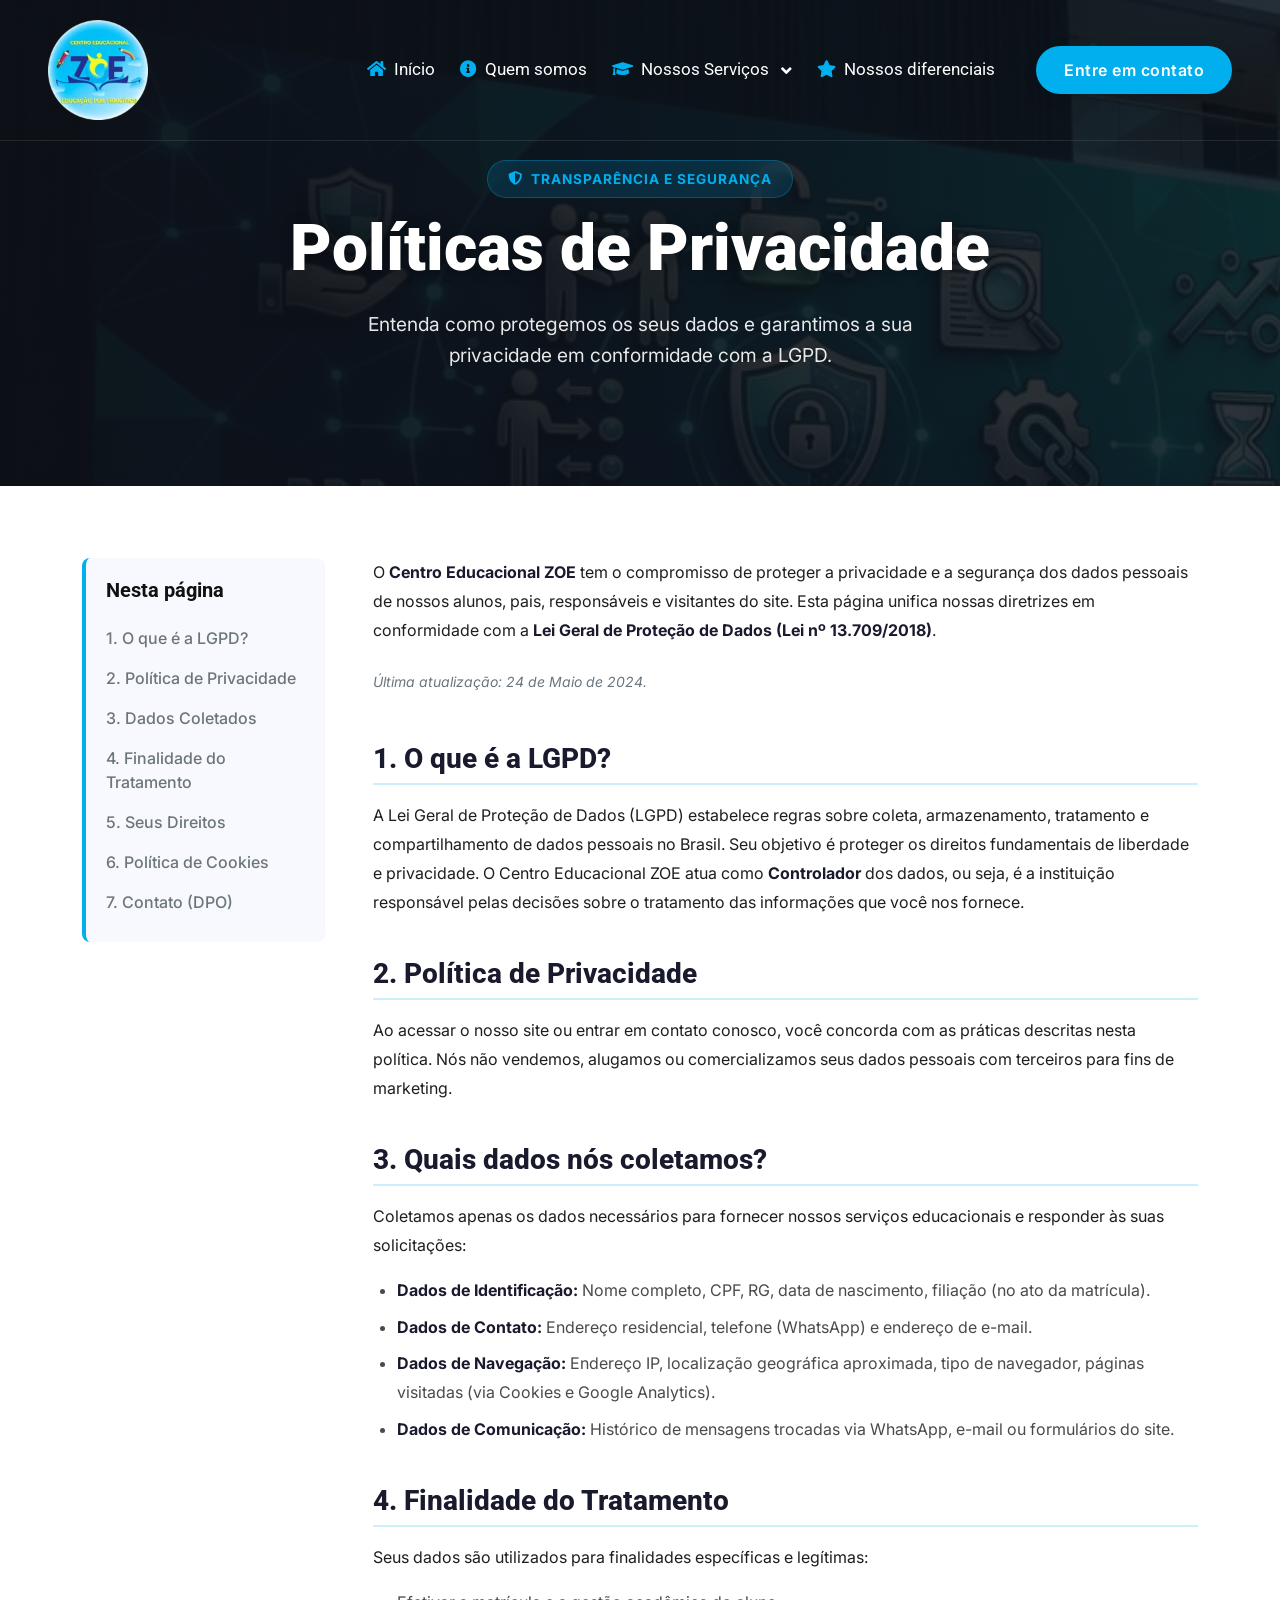
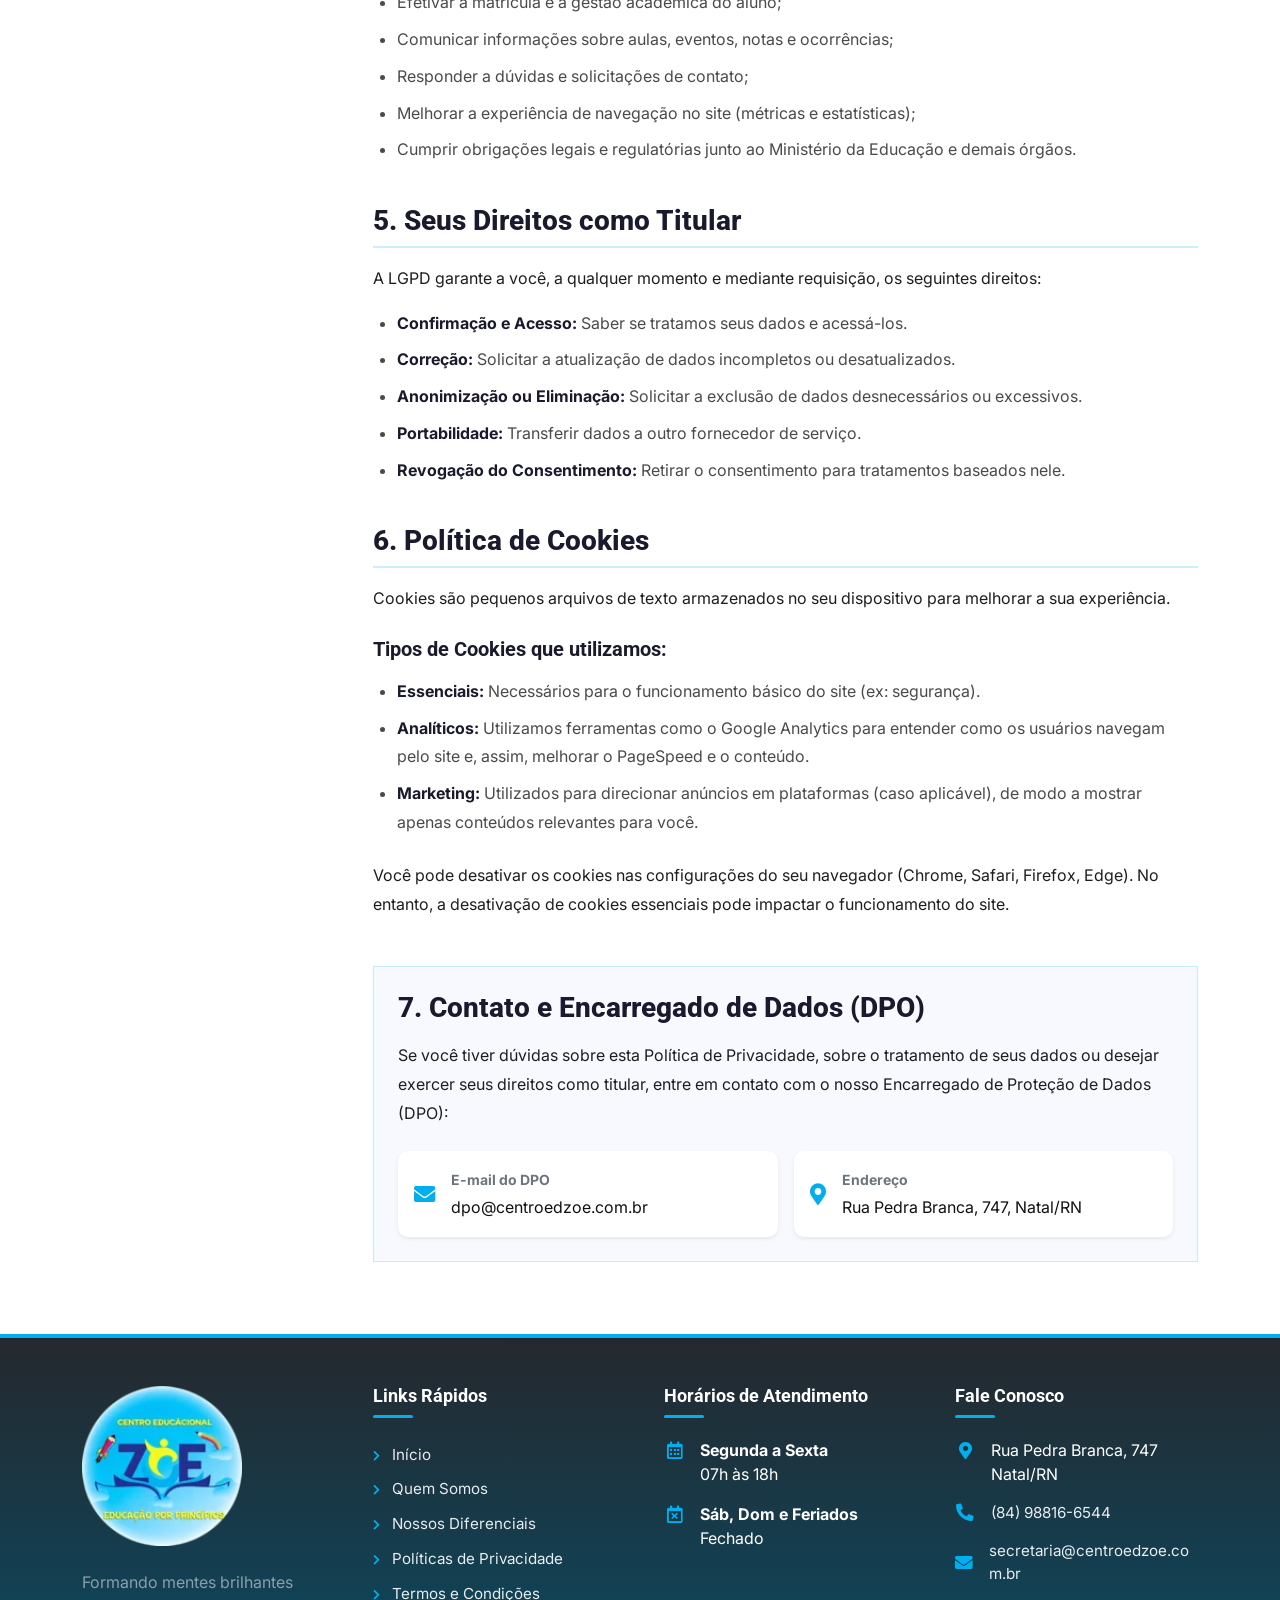
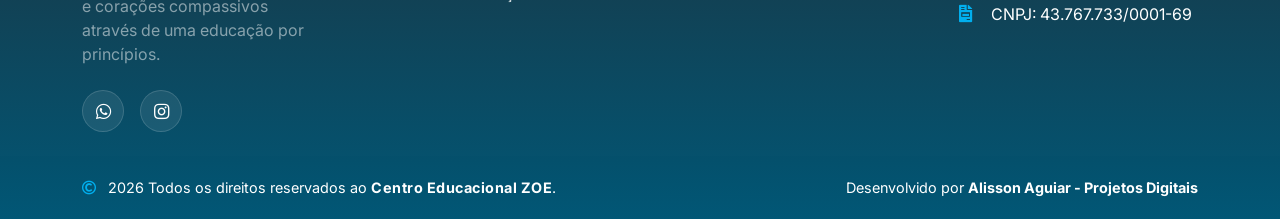
<file: politica-privacidade.html>
<!DOCTYPE html>
<html lang="pt-BR">

<head>
    <script async src="https://www.googletagmanager.com/gtm.js?id=GTM-59QC9VSQ"></script>
    <script>
        window.dataLayer = window.dataLayer || [];
        function gtag() { dataLayer.push(arguments); }
        gtag('js', new Date());
    </script>

    <script type="text/javascript">
        (function (c, l, a, r, i, t, y) {
            c[a] = c[a] || function () { (c[a].q = c[a].q || []).push(arguments) };
            t = l.createElement(r); t.async = 1; t.src = "https://www.clarity.ms/tag/" + i;
            y = l.getElementsByTagName(r)[0]; y.parentNode.insertBefore(t, y);
        })(window, document, "clarity", "script", "zjc30u0sl4");
    </script>

    <!-- ============================================
         META TAGS BÁSICAS E SEO
         ============================================ -->
    <meta charset="UTF-8">
    <meta name="viewport" content="width=device-width, initial-scale=1.0">
    <meta name="theme-color" content="#01afee">

    <title>Política de Privacidade, LGPD e Cookies | Centro Educacional ZOE</title>
    <meta name="description"
        content="Saiba como o Centro Educacional ZOE coleta, usa e protege seus dados pessoais em conformidade com a LGPD. Acesse nossa Política de Privacidade e Cookies.">
    <meta name="robots" content="index, follow">
    <link rel="canonical" href="https://centroedzoe.com.br/politica-privacidade.html">

    <link rel="apple-touch-icon" sizes="180x180" href="img/apple-touch-icon.png">
    <link rel="icon" type="image/png" sizes="32x32" href="img/favicon-32x32.png">
    <link rel="icon" type="image/png" sizes="16x16" href="img/favicon-16x16.png">
    <link rel="icon" type="image/png" sizes="192x192" href="img/android-chrome-192x192.png">
    <link rel="manifest" href="img/site.webmanifest">

    <!-- ============================================
         OTIMIZAÇÃO DE FONTES E ÍCONES
         ============================================ -->
    <link rel="preconnect" href="https://fonts.googleapis.com">
    <link rel="preconnect" href="https://fonts.gstatic.com" crossorigin>
    <link
        href="https://fonts.googleapis.com/css2?family=Inter:wght@400;600;800&family=Roboto:wght@400;500;700&display=swap"
        rel="stylesheet">

    <link rel="preload" href="https://use.fontawesome.com/releases/v5.15.4/css/all.css" as="style"
        onload="this.onload=null;this.rel='stylesheet'">
    <noscript>
        <link rel="stylesheet" href="https://use.fontawesome.com/releases/v5.15.4/css/all.css">
    </noscript>

    <!-- ============================================
         OTIMIZAÇÃO DE CSS
         ============================================ -->
    <link href="css/bootstrap.min.css" rel="stylesheet">
    <link href="css/style.css" rel="stylesheet">

</head>

<body>
    <!-- Banner de Cookies -->
    <div id="cookie-banner" class="cookie-banner">
        <div class="cookie-content">
            <div class="cookie-icon">
                <i class="fas fa-cookie-bite"></i>
            </div>
            <div class="cookie-text">
                <h5>Nós valorizamos sua privacidade</h5>
                <p>
                    Utilizamos cookies para melhorar sua experiência e analisar o tráfego.
                    Ao clicar em "Aceitar Todos", você concorda com nosso uso de cookies.
                    Saiba mais em nossa <a href="politica-privacidade.html">Política de Privacidade</a>.
                </p>
            </div>
            <div class="cookie-buttons">
                <button id="btn-accept-all" class="btn-cookie btn-cookie-primary">Aceitar Todos</button>
                <button id="btn-essential" class="btn-cookie btn-cookie-outline">Apenas Essenciais</button>
            </div>
            <button id="btn-close-cookie" class="btn-cookie-close" aria-label="Fechar e aceitar apenas essenciais">
                <i class="fas fa-times"></i>
            </button>
        </div>
    </div>

    <!-- Spinner Start -->
    <div id="spinner"
        class="show bg-white position-fixed translate-middle w-100 vh-100 top-50 start-50 d-flex align-items-center justify-content-center">
        <div class="spinner-content text-center">
            <img src="img/logo_centro_educacional_zoe.webp" class="pulse-circle rounded-circle"
                alt="Logo Centro Educacional Zoe" width="100" height="100">
        </div>
    </div>
    <!-- Spinner End -->

    <!-- Navbar Start -->
    <div class="container-fluid position-relative p-0">
        <nav class="navbar navbar-expand-lg navbar-light px-4 px-lg-5 py-3 py-lg-0" id="mainNavbar">
            <div class="container-fluid p-0">
                <a href="index.html" class="navbar-brand p-0">
                    <img src="img/logo_centro_educacional_zoe.webp" alt="Logo" class="img-fluid rounded" width="100"
                        height="100">
                </a>

                <button class="navbar-toggler custom-toggler" type="button" data-bs-toggle="collapse"
                    data-bs-target="#navbarCollapse" aria-controls="navbarCollapse" aria-expanded="false"
                    aria-label="Toggle navigation">
                    <span class="hamburger-line"></span>
                    <span class="hamburger-line"></span>
                    <span class="hamburger-line"></span>
                </button>

                <div class="nav-overlay" id="navOverlay"></div>

                <div class="collapse navbar-collapse" id="navbarCollapse">
                    <button class="close-menu-btn d-lg-none" id="closeMenuBtn" aria-label="Fechar menu">
                        <i class="fas fa-times"></i>
                    </button>

                    <div class="navbar-nav ms-auto py-0">
                        <a href="index.html" class="nav-item nav-link"><i
                                class="fas fa-home text-primary me-2"></i>Início</a>
                        <a href="index.html#quem-somos" class="nav-item nav-link"><i
                                class="fas fa-info-circle text-primary me-2"></i>Quem somos</a>

                        <div class="nav-item dropdown dropdown-hover">
                            <a href="#" class="nav-link dropdown-toggle" id="servicesDropdown" role="button"
                                data-bs-toggle="dropdown" aria-expanded="false">
                                <i class="fas fa-graduation-cap text-primary me-2"></i>Nossos Serviços
                            </a>
                            <div class="dropdown-menu dropdown-menu-lg" aria-labelledby="servicesDropdown">
                                <div class="d-md-flex">
                                    <div class="p-3 border-end">
                                        <h6 class="dropdown-header text-primary fw-bold"><i
                                                class="fas fa-child me-2"></i> Educação Infantil</h6>
                                        <div class="d-grid gap-1">
                                            <a class="dropdown-item d-flex align-items-center py-2"
                                                href="nivel_II.html"><span
                                                    class="badge bg-primary rounded-circle me-2">II</span>
                                                <div><span class="d-block">Nível II</span><small class="text-muted">2
                                                        anos</small></div>
                                            </a>
                                            <a class="dropdown-item d-flex align-items-center py-2"
                                                href="nivel_III.html"><span
                                                    class="badge bg-primary rounded-circle me-2">III</span>
                                                <div><span class="d-block">Nível III</span><small class="text-muted">3
                                                        anos</small></div>
                                            </a>
                                            <a class="dropdown-item d-flex align-items-center py-2"
                                                href="nivel_IV.html"><span
                                                    class="badge bg-primary rounded-circle me-2">IV</span>
                                                <div><span class="d-block">Nível IV</span><small class="text-muted">4
                                                        anos</small></div>
                                            </a>
                                            <a class="dropdown-item d-flex align-items-center py-2"
                                                href="nivel_V.html"><span
                                                    class="badge bg-primary rounded-circle me-2">V</span>
                                                <div><span class="d-block">Nível V</span><small class="text-muted">5
                                                        anos</small></div>
                                            </a>
                                            <a class="dropdown-item d-flex align-items-center py-2"
                                                href="tempo_integral.html"><span
                                                    class="badge bg-primary rounded-circle me-2">IN</span>
                                                <div><span class="d-block">Tempo Integral</span><small
                                                        class="text-muted">Todos os níveis</small></div>
                                            </a>
                                        </div>
                                    </div>
                                    <div class="p-3">
                                        <h6 class="dropdown-header text-primary fw-bold"><i
                                                class="fas fa-book-open me-2"></i> Ensino Fundamental</h6>
                                        <div class="d-grid gap-1">
                                            <a class="dropdown-item d-flex align-items-center py-2"
                                                href="1_ano.html"><span
                                                    class="badge bg-primary rounded-circle me-2">1°</span>
                                                <div><span class="d-block">1° Ano</span><small class="text-muted">6-7
                                                        anos</small></div>
                                            </a>
                                            <a class="dropdown-item d-flex align-items-center py-2"
                                                href="2_ano.html"><span
                                                    class="badge bg-primary rounded-circle me-2">2°</span>
                                                <div><span class="d-block">2° Ano</span><small class="text-muted">7-8
                                                        anos</small></div>
                                            </a>
                                            <a class="dropdown-item d-flex align-items-center py-2"
                                                href="3_ano.html"><span
                                                    class="badge bg-primary rounded-circle me-2">3°</span>
                                                <div><span class="d-block">3° Ano</span><small class="text-muted">8-9
                                                        anos</small></div>
                                            </a>
                                            <a class="dropdown-item d-flex align-items-center py-2"
                                                href="4_ano.html"><span
                                                    class="badge bg-primary rounded-circle me-2">4°</span>
                                                <div><span class="d-block">4° Ano</span><small class="text-muted">9-10
                                                        anos</small></div>
                                            </a>
                                            <a class="dropdown-item d-flex align-items-center py-2"
                                                href="5_ano.html"><span
                                                    class="badge bg-primary rounded-circle me-2">5°</span>
                                                <div><span class="d-block">5° Ano</span><small class="text-muted">10-11
                                                        anos</small></div>
                                            </a>
                                            <a class="dropdown-item d-flex align-items-center py-2"
                                                href="6_ano.html"><span
                                                    class="badge bg-primary rounded-circle me-2">6°</span>
                                                <div><span class="d-block">6° Ano</span><small class="text-muted">11-12
                                                        anos</small></div>
                                            </a>
                                            <a class="dropdown-item d-flex align-items-center py-2"
                                                href="7_ano.html"><span
                                                    class="badge bg-primary rounded-circle me-2">7°</span>
                                                <div><span class="d-block">7° Ano</span><small class="text-muted">12-13
                                                        anos</small></div>
                                            </a>
                                        </div>
                                    </div>
                                </div>
                            </div>
                        </div>
                        <a href="index.html#nossos-diferenciais" class="nav-item nav-link"><i
                                class="fas fa-star text-primary me-2"></i>Nossos diferenciais</a>
                    </div>
                    <a href="https://wa.me/558488166544?text=Olá,%20gostaria%20de%20mais%20informações" target="_blank"
                        class="btn btn-primary-effect ms-lg-3 mt-3 mt-lg-0" onclick="gtag('event', 'clique_whatsapp', {'local': 'privacidade'});">Entre em contato</a>
                </div>
            </div>
        </nav>

        <!-- Hero Banner Simples -->
        <header class="page-hero"
            style="background-image: url('img/bg-lgbt.webp'); background-position: bottom left; min-height: 40vh;">
            <div class="page-hero-overlay"
                style="background: linear-gradient(90deg, rgba(13, 17, 23, 0.95) 0%, rgba(13, 17, 23, 0.85) 100%);">
            </div>
            <div class="container position-relative z-2 text-center">
                <span class="hero-badge mb-3 wow fadeInDown" data-wow-delay="0.1s">
                    <i class="fas fa-shield-alt me-2"></i>Transparência e Segurança
                </span>
                <h1 class="hero-title mb-4 wow fadeInUp" data-wow-delay="0.2s">
                    Políticas de Privacidade
                </h1>
                <p class="hero-text mx-auto wow fadeInUp" data-wow-delay="0.3s" style="max-width: 600px;">
                    Entenda como protegemos os seus dados e garantimos a sua privacidade em conformidade com a LGPD.
                </p>
            </div>
        </header>
    </div>

    <!-- Content Start -->
    <section class="py-5 bg-white">
        <div class="container py-4">
            <div class="row g-5">

                <!-- Índice Lateral (Desktop) -->
                <div class="col-lg-3 d-none d-lg-block wow fadeInLeft" data-wow-delay="0.2s">
                    <div class="policy-toc">
                        <h5 class="mb-3 text-dark fw-bold">Nesta página</h5>
                        <a href="#lgpd">1. O que é a LGPD?</a>
                        <a href="#privacidade">2. Política de Privacidade</a>
                        <a href="#dados-coletados">3. Dados Coletados</a>
                        <a href="#finalidade">4. Finalidade do Tratamento</a>
                        <a href="#direitos">5. Seus Direitos</a>
                        <a href="#cookies">6. Política de Cookies</a>
                        <a href="#contato-dpo">7. Contato (DPO)</a>
                    </div>
                </div>

                <!-- Texto Principal -->
                <div class="col-lg-9 wow fadeInUp" data-wow-delay="0.3s">
                    <div class="policy-content">
                        <p class="mb-4">
                            O <strong>Centro Educacional ZOE</strong> tem o compromisso de proteger a privacidade e a
                            segurança dos dados pessoais de nossos alunos, pais, responsáveis e visitantes do site. Esta
                            página unifica nossas diretrizes em conformidade com a <strong>Lei Geral de Proteção de
                                Dados (Lei nº 13.709/2018)</strong>.
                        </p>
                        <p class="text-muted small mb-5"><em>Última atualização: 24 de Maio de 2024.</em></p>

                        <!-- LGPD -->
                        <article id="lgpd">
                            <h2>1. O que é a LGPD?</h2>
                            <p>A Lei Geral de Proteção de Dados (LGPD) estabelece regras sobre coleta, armazenamento,
                                tratamento e compartilhamento de dados pessoais no Brasil. Seu objetivo é proteger os
                                direitos fundamentais de liberdade e privacidade. O Centro Educacional ZOE atua como
                                <strong>Controlador</strong> dos dados, ou seja, é a instituição responsável pelas
                                decisões sobre o tratamento das informações que você nos fornece.
                            </p>
                        </article>

                        <!-- Política de Privacidade -->
                        <article id="privacidade">
                            <h2>2. Política de Privacidade</h2>
                            <p>Ao acessar o nosso site ou entrar em contato conosco, você concorda com as práticas
                                descritas nesta política. Nós não vendemos, alugamos ou comercializamos seus dados
                                pessoais com terceiros para fins de marketing.</p>
                        </article>

                        <!-- Dados Coletados -->
                        <article id="dados-coletados">
                            <h2>3. Quais dados nós coletamos?</h2>
                            <p>Coletamos apenas os dados necessários para fornecer nossos serviços educacionais e
                                responder às suas solicitações:</p>
                            <ul>
                                <li><strong>Dados de Identificação:</strong> Nome completo, CPF, RG, data de nascimento,
                                    filiação (no ato da matrícula).</li>
                                <li><strong>Dados de Contato:</strong> Endereço residencial, telefone (WhatsApp) e
                                    endereço de e-mail.</li>
                                <li><strong>Dados de Navegação:</strong> Endereço IP, localização geográfica aproximada,
                                    tipo de navegador, páginas visitadas (via Cookies e Google Analytics).</li>
                                <li><strong>Dados de Comunicação:</strong> Histórico de mensagens trocadas via WhatsApp,
                                    e-mail ou formulários do site.</li>
                            </ul>
                        </article>

                        <!-- Finalidade -->
                        <article id="finalidade">
                            <h2>4. Finalidade do Tratamento</h2>
                            <p>Seus dados são utilizados para finalidades específicas e legítimas:</p>
                            <ul>
                                <li>Efetivar a matrícula e a gestão acadêmica do aluno;</li>
                                <li>Comunicar informações sobre aulas, eventos, notas e ocorrências;</li>
                                <li>Responder a dúvidas e solicitações de contato;</li>
                                <li>Melhorar a experiência de navegação no site (métricas e estatísticas);</li>
                                <li>Cumprir obrigações legais e regulatórias junto ao Ministério da Educação e demais
                                    órgãos.</li>
                            </ul>
                        </article>

                        <!-- Direitos -->
                        <article id="direitos">
                            <h2>5. Seus Direitos como Titular</h2>
                            <p>A LGPD garante a você, a qualquer momento e mediante requisição, os seguintes direitos:
                            </p>
                            <ul>
                                <li><strong>Confirmação e Acesso:</strong> Saber se tratamos seus dados e acessá-los.
                                </li>
                                <li><strong>Correção:</strong> Solicitar a atualização de dados incompletos ou
                                    desatualizados.</li>
                                <li><strong>Anonimização ou Eliminação:</strong> Solicitar a exclusão de dados
                                    desnecessários ou excessivos.</li>
                                <li><strong>Portabilidade:</strong> Transferir dados a outro fornecedor de serviço.</li>
                                <li><strong>Revogação do Consentimento:</strong> Retirar o consentimento para
                                    tratamentos baseados nele.</li>
                            </ul>
                        </article>

                        <!-- Cookies -->
                        <article id="cookies">
                            <h2>6. Política de Cookies</h2>
                            <p>Cookies são pequenos arquivos de texto armazenados no seu dispositivo para melhorar a sua
                                experiência.</p>

                            <h3>Tipos de Cookies que utilizamos:</h3>
                            <ul>
                                <li><strong>Essenciais:</strong> Necessários para o funcionamento básico do site (ex:
                                    segurança).</li>
                                <li><strong>Analíticos:</strong> Utilizamos ferramentas como o Google Analytics para
                                    entender como os usuários navegam pelo site e, assim, melhorar o PageSpeed e o
                                    conteúdo.</li>
                                <li><strong>Marketing:</strong> Utilizados para direcionar anúncios em plataformas (caso
                                    aplicável), de modo a mostrar apenas conteúdos relevantes para você.</li>
                            </ul>
                            <p>Você pode desativar os cookies nas configurações do seu navegador (Chrome, Safari,
                                Firefox, Edge). No entanto, a desativação de cookies essenciais pode impactar o
                                funcionamento do site.</p>
                        </article>

                        <!-- Contato DPO -->
                        <article id="contato-dpo" class="mt-5 p-4 rounded-4"
                            style="background: #f8f9ff; border: 1px solid rgba(1, 175, 238, 0.2);">
                            <h2 class="mt-0 border-0 pb-0">7. Contato e Encarregado de Dados (DPO)</h2>
                            <p class="mb-4">Se você tiver dúvidas sobre esta Política de Privacidade, sobre o tratamento
                                de seus dados ou desejar exercer seus direitos como titular, entre em contato com o
                                nosso Encarregado de Proteção de Dados (DPO):</p>

                            <div class="row g-3">
                                <div class="col-md-6">
                                    <div class="d-flex align-items-center bg-white p-3 rounded shadow-sm">
                                        <i class="fas fa-envelope text-primary fa-lg me-3"></i>
                                        <div>
                                            <span class="d-block text-muted small fw-bold">E-mail do DPO</span>
                                            <span class="text-dark">dpo@centroedzoe.com.br</span>
                                        </div>
                                    </div>
                                </div>
                                <div class="col-md-6">
                                    <div class="d-flex align-items-center bg-white p-3 rounded shadow-sm">
                                        <i class="fas fa-map-marker-alt text-primary fa-lg me-3"></i>
                                        <div>
                                            <span class="d-block text-muted small fw-bold">Endereço</span>
                                            <span class="text-dark">Rua Pedra Branca, 747, Natal/RN</span>
                                        </div>
                                    </div>
                                </div>
                            </div>
                        </article>

                    </div>
                </div>
            </div>
        </div>
    </section>

    <!-- Footer Start -->
    <footer class="footer-custom-bg wow fadeIn" data-wow-delay="0.2s">
        <div class="footer-overlay"></div>
        <div class="container pt-5 pb-4 position-relative z-2">
            <div class="row g-4 g-lg-5">
                <!-- Coluna 1: Logo e Redes Sociais -->
                <div class="col-lg-4 col-xl-3 text-center text-lg-start">
                    <div class="footer-brand">
                        <a href="index.html" class="d-inline-block mb-4">
                            <img src="img/logo_centro_educacional_zoe.webp" alt="Logo Centro Educacional ZOE"
                                class="footer-logo img-fluid" loading="lazy" width="160" height="160">
                        </a>
                        <p class="text-white-50 mb-4 d-none d-lg-block">
                            Formando mentes brilhantes e corações compassivos através de uma educação por princípios.
                        </p>
                        <div class="footer-social d-flex justify-content-center justify-content-lg-start gap-3">
                            <a href="https://wa.me/558488166544?text=Olá,%20gostaria%20de%20mais%20informações"
                                target="_blank" class="social-btn" aria-label="WhatsApp" onclick="gtag('event', 'clique_whatsapp', {'local': 'politica_rodape'});">
                                <i class="fab fa-whatsapp"></i>
                            </a>
                            <a href="https://www.instagram.com/centroedzoe/" target="_blank" class="social-btn"
                                aria-label="Instagram" onclick="gtag('event', 'clique_instagram', {'local': 'politicaI_rodape'});">
                                <i class="fab fa-instagram"></i>
                            </a>
                        </div>
                    </div>
                </div>

                <!-- Coluna 2: Links Rápidos -->
                <div class="col-md-6 col-lg-4 col-xl-3">
                    <div class="footer-links">
                        <h4 class="footer-title">Links Rápidos</h4>
                        <ul class="list-unstyled mb-0">
                            <li><a href="index.html" class="footer-link"><i class="fas fa-chevron-right"></i> Início</a>
                            </li>
                            <li><a href="index.html#quem-somos" class="footer-link"><i class="fas fa-chevron-right"></i>
                                    Quem Somos</a></li>
                            <li><a href="index.html#nossos-diferenciais" class="footer-link"><i
                                        class="fas fa-chevron-right"></i> Nossos Diferenciais</a></li>
                            <li><a href="politica-privacidade.html" class="footer-link"><i
                                        class="fas fa-chevron-right"></i> Políticas de Privacidade</a></li>
                            <li><a href="politica-privacidade.html#cookies" class="footer-link"><i
                                        class="fas fa-chevron-right"></i> Termos e Condições</a></li>
                        </ul>
                    </div>
                </div>

                <!-- Coluna 3: Horários -->
                <div class="col-md-6 col-lg-4 col-xl-3">
                    <div class="footer-hours">
                        <h4 class="footer-title">Horários de Atendimento</h4>
                        <ul class="list-unstyled mb-0">
                            <li class="d-flex align-items-start mb-3">
                                <i class="far fa-calendar-alt text-primary mt-1 me-3"></i>
                                <div>
                                    <span class="d-block text-white fw-bold">Segunda a Sexta</span>
                                    <span class="text-white">07h às 18h</span>
                                </div>
                            </li>
                            <li class="d-flex align-items-start">
                                <i class="far fa-calendar-times text-primary mt-1 me-3"></i>
                                <div>
                                    <span class="d-block text-white fw-bold">Sáb, Dom e Feriados</span>
                                    <span class="text-white">Fechado</span>
                                </div>
                            </li>
                        </ul>
                    </div>
                </div>

                <!-- Coluna 4: Contatos -->
                <div class="col-md-6 col-lg-12 col-xl-3">
                    <div class="footer-contact">
                        <h4 class="footer-title">Fale Conosco</h4>
                        <ul class="list-unstyled mb-0">
                            <li class="d-flex align-items-start mb-3">
                                <i class="fas fa-map-marker-alt text-primary mt-1 me-3"></i>
                                <span class="text-white">Rua Pedra Branca, 747<br>Natal/RN</span>
                            </li>
                            <li class="d-flex align-items-center mb-3">
                                <i class="fas fa-phone-alt text-primary me-3"></i>
                                <a href="https://wa.me/558488166544" target="_blank" class="footer-link p-0">(84)
                                    98816-6544</a>
                            </li>
                            <li class="d-flex align-items-center mb-3">
                                <i class="fas fa-envelope text-primary me-3"></i>
                                <a href="mailto:secretaria@centroedzoe.com.br"
                                    class="footer-link p-0 text-break">secretaria@centroedzoe.com.br</a>
                            </li>
                            <li class="d-flex align-items-center">
                                <i class="fas fa-file-invoice text-primary me-3"></i>
                                <span class="text-white">CNPJ: 43.767.733/0001-69</span>
                            </li>
                        </ul>
                    </div>
                </div>
            </div>
        </div>

        <!-- Copyright -->
        <div class="footer-copyright position-relative z-2">
            <div class="container">
                <div class="row align-items-center">
                    <div class="col-md-6 text-center text-md-start mb-3 mb-md-0">
                        <p class="mb-0 text-white">
                            <i class="far fa-copyright text-primary me-2"></i>
                            <span id="ano-atual"></span> Todos os direitos reservados ao <strong
                                class="text-white">Centro Educacional ZOE</strong>.
                        </p>
                    </div>
                    <div class="col-md-6 text-center text-md-end">
                        <p class="mb-0 text-white">
                            Desenvolvido por <a href="#"
                                class="text-white fw-bold text-decoration-none hover-text-primary">Alisson Aguiar -
                                Projetos Digitais</a>
                        </p>
                    </div>
                </div>
            </div>
        </div>
    </footer>

    <!-- ============================================
         SCRIPTS OTIMIZADOS
         ============================================ -->
    <script>
        document.getElementById("ano-atual").textContent = new Date().getFullYear();
    </script>

    <!-- Bibliotecas carregadas com Defer -->
    <script defer src="https://ajax.googleapis.com/ajax/libs/jquery/3.6.4/jquery.min.js"></script>
    <script defer src="https://cdn.jsdelivr.net/npm/bootstrap@5.0.0/dist/js/bootstrap.bundle.min.js"></script>
    <script defer src="lib/wow/wow.min.js"></script>
    <script defer src="lib/easing/easing.min.js"></script>
    <script defer src="lib/waypoints/waypoints.min.js"></script>

    <!-- Script para fechar o menu mobile ao clicar nos links -->
    <script>
        document.addEventListener('DOMContentLoaded', function () {
            const menuLinks = document.querySelectorAll('.navbar-nav .nav-link:not(.dropdown-toggle), .navbar-nav .dropdown-item');
            const navbarCollapse = document.getElementById('navbarCollapse');

            if (navbarCollapse) {
                menuLinks.forEach(link => {
                    link.addEventListener('click', function () {
                        if (navbarCollapse.classList.contains('show')) {
                            const bsCollapse = bootstrap.Collapse.getInstance(navbarCollapse) || new bootstrap.Collapse(navbarCollapse, { toggle: false });
                            bsCollapse.hide();
                        }
                    });
                });
            }
        });
    </script>

    <script defer src="js/main.js"></script>

    <!-- VLibras - Acessibilidade em Libras -->
    <div vw class="enabled">
        <div vw-access-button class="active"></div>
        <div vw-plugin-wrapper>
            <div class="vw-plugin-top-wrapper"></div>
        </div>
    </div>
    <script src="https://vlibras.gov.br/app/vlibras-plugin.js"></script>
    <script>
        new window.VLibras.Widget('https://vlibras.gov.br/app');
    </script>
</body>

</html>
</file>
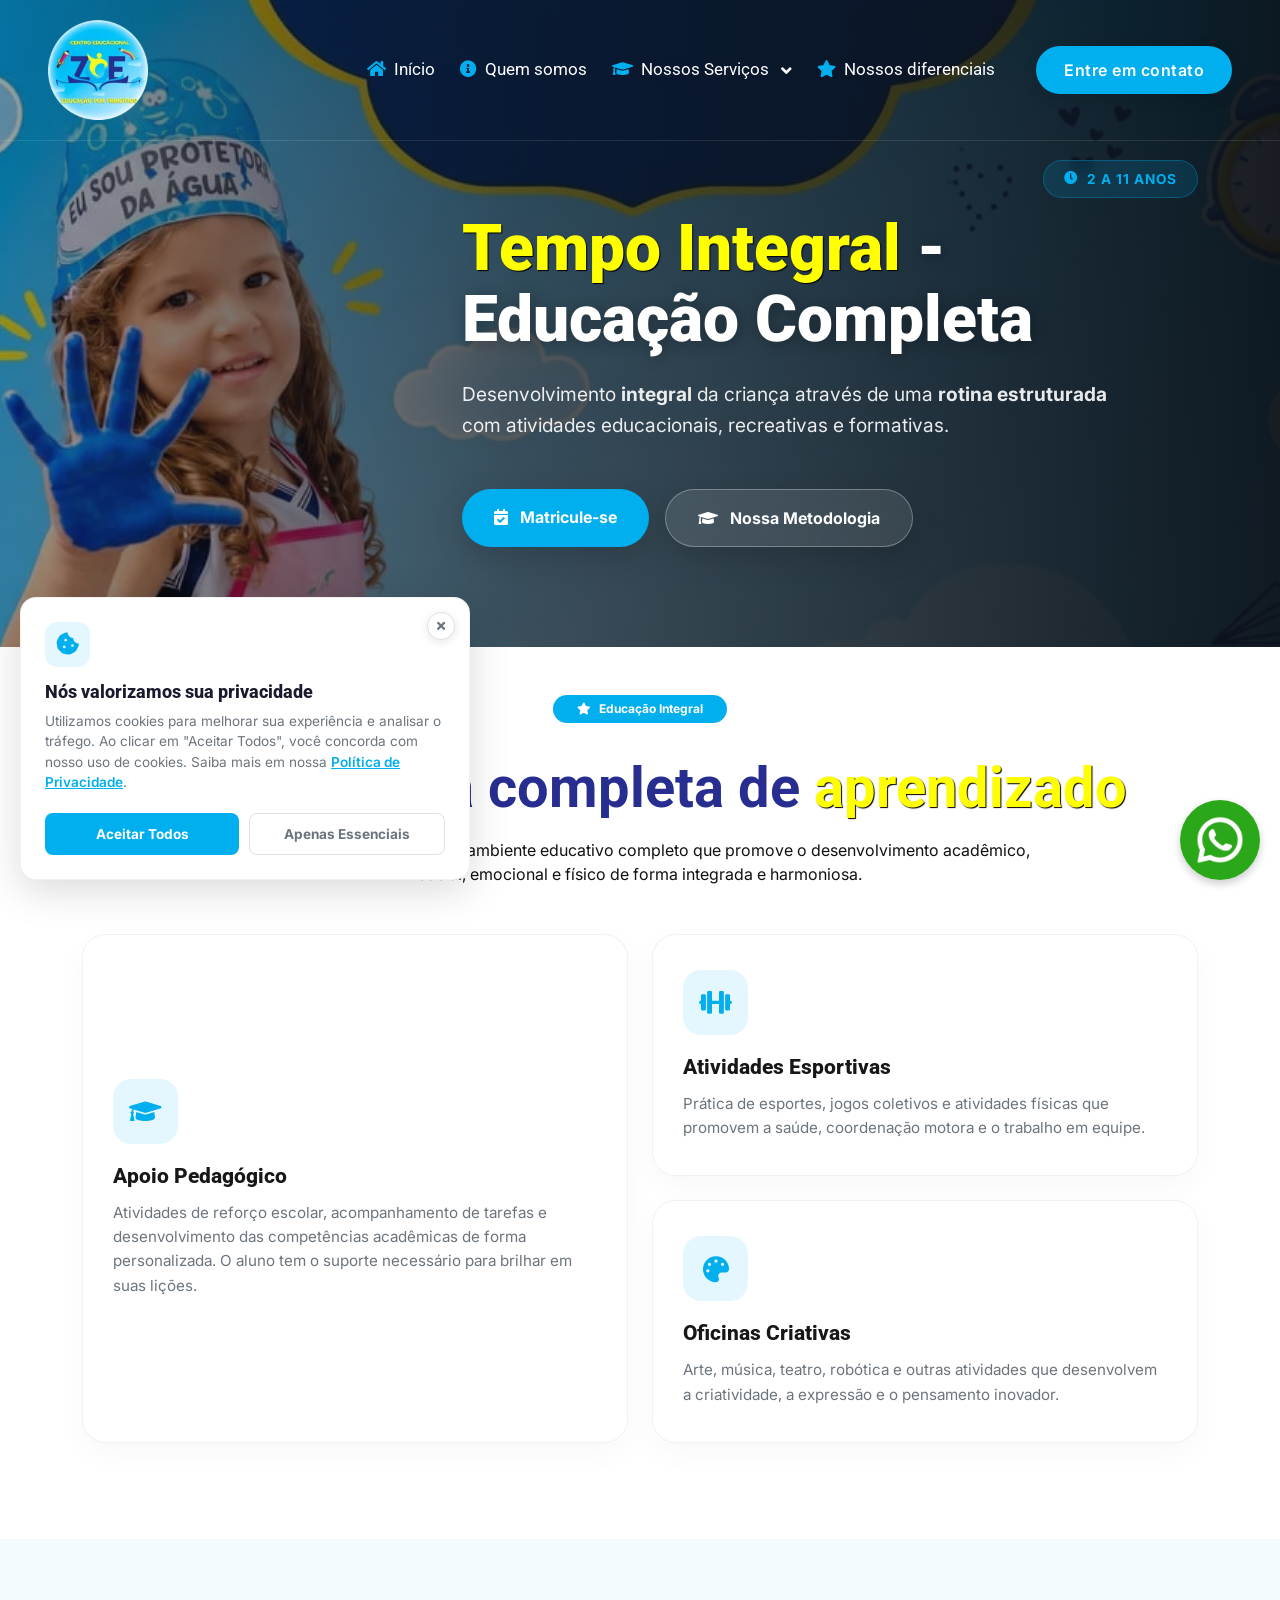
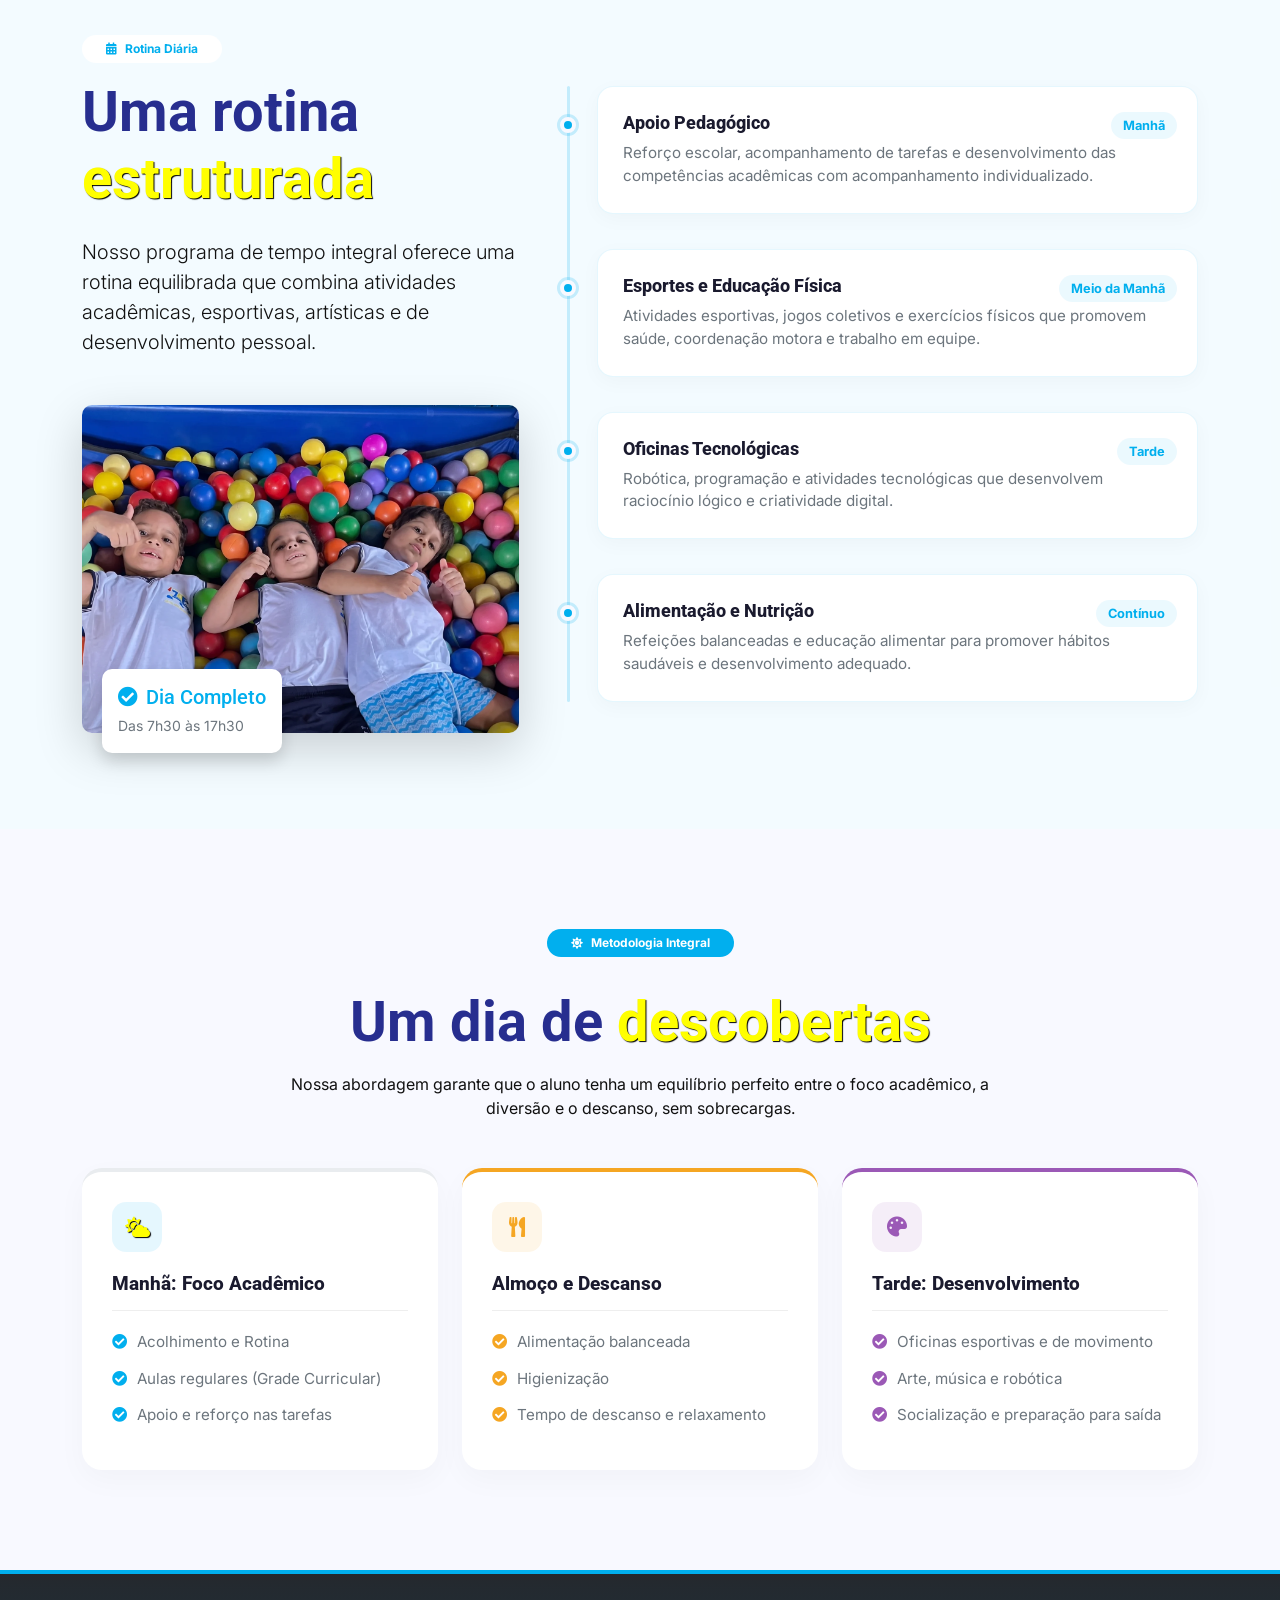
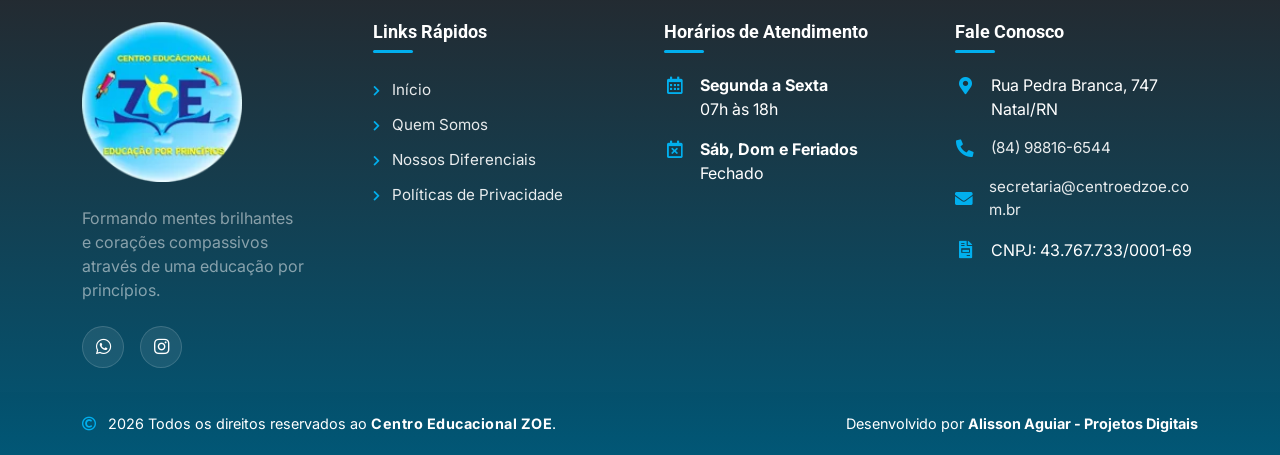
<file: tempo_integral.html>
<!DOCTYPE html>
<html lang="pt-BR">

<head>
    <script async src="https://www.googletagmanager.com/gtm.js?id=GTM-59QC9VSQ"></script>
    <script>
        window.dataLayer = window.dataLayer || [];
        function gtag() { dataLayer.push(arguments); }
        gtag('js', new Date());
    </script>

    <script type="text/javascript">
        (function (c, l, a, r, i, t, y) {
            c[a] = c[a] || function () { (c[a].q = c[a].q || []).push(arguments) };
            t = l.createElement(r); t.async = 1; t.src = "https://www.clarity.ms/tag/" + i;
            y = l.getElementsByTagName(r)[0]; y.parentNode.insertBefore(t, y);
        })(window, document, "clarity", "script", "zjc30u0sl4");
    </script>

    <!-- ============================================
         META TAGS BÁSICAS E SEO
         ============================================ -->
    <meta charset="UTF-8">
    <meta name="viewport" content="width=device-width, initial-scale=1.0">
    <meta name="theme-color" content="#01afee">

    <title>Tempo Integral (2 a 11 anos) | Centro Educacional ZOE</title>
    <meta name="description" content="Educação em Tempo Integral no Centro Educacional ZOE em Nossa Senhora da Apresentação
Bairro em Natal/RN. Rotina completa com apoio pedagógico, esportes, oficinas tecnológicas e alimentação saudável.">
    <meta name="keywords"
        content="Tempo Integral, escola integral Natal RN, educação integral, apoio pedagógico, oficinas, robótica, Centro Educacional ZOE">
    <meta name="author" content="Centro Educacional ZOE">
    <meta name="robots" content="index, follow, max-image-preview:large">
    <link rel="canonical" href="https://centroedzoe.com.br/tempo_integral.html">

    <!-- Open Graph / Facebook -->
    <meta property="og:locale" content="pt_BR">
    <meta property="og:type" content="website">
    <meta property="og:title" content="Tempo Integral - Educação Completa | Centro Educacional ZOE">
    <meta property="og:description"
        content="Rotina completa com apoio pedagógico, esportes, oficinas e alimentação saudável.">
    <meta property="og:url" content="https://centroedzoe.com.br/tempo_integral.html">
    <meta property="og:image" content="https://centroedzoe.com.br/img/logo_centro_educacional_zoe.webp">
    <meta property="og:site_name" content="Centro Educacional ZOE">

    <link rel="apple-touch-icon" sizes="180x180" href="img/apple-touch-icon.png">
    <link rel="icon" type="image/png" sizes="32x32" href="img/favicon-32x32.png">
    <link rel="icon" type="image/png" sizes="16x16" href="img/favicon-16x16.png">
    <link rel="icon" type="image/png" sizes="192x192" href="img/android-chrome-192x192.png">
    <link rel="manifest" href="img/site.webmanifest">

    <!-- ============================================
         OTIMIZAÇÃO DE FONTES
         ============================================ -->
    <link rel="preconnect" href="https://fonts.googleapis.com">
    <link rel="preconnect" href="https://fonts.gstatic.com" crossorigin>
    <link
        href="https://fonts.googleapis.com/css2?family=Inter:wght@400;600;800&family=Roboto:wght@400;500;700&display=swap"
        rel="stylesheet">

    <!-- ============================================
         OTIMIZAÇÃO DE IMAGEM LCP (HERO)
         ============================================ -->
    <link rel="preload" as="image" href="img/bg-hero-integral.webp">

    <!-- ============================================
         ÍCONES (FontAwesome Assíncrono)
         ============================================ -->
    <link rel="preload" href="https://use.fontawesome.com/releases/v5.15.4/css/all.css" as="style"
        onload="this.onload=null;this.rel='stylesheet'">
    <noscript>
        <link rel="stylesheet" href="https://use.fontawesome.com/releases/v5.15.4/css/all.css">
    </noscript>
    <link href="https://cdn.jsdelivr.net/npm/bootstrap-icons@1.4.1/font/bootstrap-icons.css" rel="stylesheet">

    <!-- ============================================
         OTIMIZAÇÃO DE CSS
         ============================================ -->
    <link href="css/bootstrap.min.css" rel="stylesheet">
    <link href="css/style.css" rel="stylesheet">

    <!-- CSS Não-crítico (Assíncrono) -->
    <link rel="stylesheet" href="lib/lightbox/css/lightbox.min.css" media="print" onload="this.media='all'">
    <link href="lib/owlcarousel/assets/owl.carousel.min.css" rel="stylesheet" media="print" onload="this.media='all'">
    <link rel="stylesheet" href="https://cdnjs.cloudflare.com/ajax/libs/animate.css/4.1.1/animate.min.css" media="print"
        onload="this.media='all'">
    <link href="lib/animate/animate.min.css" rel="stylesheet" media="print" onload="this.media='all'">

</head>

<body>
    <!-- Banner de Cookies -->
    <div id="cookie-banner" class="cookie-banner">
        <div class="cookie-content">
            <div class="cookie-icon">
                <i class="fas fa-cookie-bite"></i>
            </div>
            <div class="cookie-text">
                <h5>Nós valorizamos sua privacidade</h5>
                <p>
                    Utilizamos cookies para melhorar sua experiência e analisar o tráfego.
                    Ao clicar em "Aceitar Todos", você concorda com nosso uso de cookies.
                    Saiba mais em nossa <a href="politica-privacidade.html">Política de Privacidade</a>.
                </p>
            </div>
            <div class="cookie-buttons">
                <button id="btn-accept-all" class="btn-cookie btn-cookie-primary">Aceitar Todos</button>
                <button id="btn-essential" class="btn-cookie btn-cookie-outline">Apenas Essenciais</button>
            </div>
            <button id="btn-close-cookie" class="btn-cookie-close" aria-label="Fechar e aceitar apenas essenciais">
                <i class="fas fa-times"></i>
            </button>
        </div>
    </div>

    <a href="https://wa.me/558488166544?text=Olá,%20gostaria%20de%20mais%20informações%20sobre%20o%20Tempo%20Integral."
        target="_blank" class="whatsapp-link" aria-label="Fale conosco pelo WhatsApp" onclick="gtag('event', 'clique_whatsapp', {'local': 'principal_tempo_integral'});">
        <img src="img/whatsapp.webp" alt="WhatsApp" width="80" height="80" fetchpriority="high" />
    </a>

    <!-- VLibras - Acessibilidade em Libras -->
    <div vw class="enabled">
        <div vw-access-button class="active"></div>
        <div vw-plugin-wrapper>
            <div class="vw-plugin-top-wrapper"></div>
        </div>
    </div>
    <script src="https://vlibras.gov.br/app/vlibras-plugin.js"></script>
    <script>
        new window.VLibras.Widget('https://vlibras.gov.br/app');
    </script>

    <!-- Spinner Start -->
    <div id="spinner"
        class="show bg-white position-fixed translate-middle w-100 vh-100 top-50 start-50 d-flex align-items-center justify-content-center">
        <div class="spinner-content text-center">
            <img src="img/logo_centro_educacional_zoe.webp" class="pulse-circle rounded-circle"
                alt="Logo Centro Educacional Zoe" width="100" height="100">
        </div>
    </div>
    <!-- Spinner End -->

    <!-- Navbar & Hero Start -->
    <div class="container-fluid position-relative p-0">
        <nav class="navbar navbar-expand-lg navbar-light px-4 px-lg-5 py-3 py-lg-0" id="mainNavbar">
            <div class="container-fluid p-0">
                <a href="index.html" class="navbar-brand p-0">
                    <img src="img/logo_centro_educacional_zoe.webp" alt="Logo" class="img-fluid rounded" width="100"
                        height="100">
                </a>

                <button class="navbar-toggler custom-toggler" type="button" data-bs-toggle="collapse"
                    data-bs-target="#navbarCollapse" aria-controls="navbarCollapse" aria-expanded="false"
                    aria-label="Toggle navigation">
                    <span class="hamburger-line"></span>
                    <span class="hamburger-line"></span>
                    <span class="hamburger-line"></span>
                </button>

                <div class="nav-overlay" id="navOverlay"></div>

                <div class="collapse navbar-collapse" id="navbarCollapse">
                    <button class="close-menu-btn d-lg-none" id="closeMenuBtn" aria-label="Fechar menu">
                        <i class="fas fa-times"></i>
                    </button>

                    <div class="navbar-nav ms-auto py-0">
                        <a href="index.html" class="nav-item nav-link"><i
                                class="fas fa-home text-primary me-2"></i>Início</a>
                        <a href="index.html#quem-somos" class="nav-item nav-link"><i
                                class="fas fa-info-circle text-primary me-2"></i>Quem somos</a>

                        <div class="nav-item dropdown dropdown-hover">
                            <a href="#" class="nav-link dropdown-toggle" id="servicesDropdown" role="button"
                                data-bs-toggle="dropdown" aria-expanded="false">
                                <i class="fas fa-graduation-cap text-primary me-2"></i>Nossos Serviços
                            </a>
                            <div class="dropdown-menu dropdown-menu-lg" aria-labelledby="servicesDropdown">
                                <div class="d-md-flex">
                                    <!-- Educação Infantil -->
                                    <div class="p-3 border-end">
                                        <h6 class="dropdown-header text-primary fw-bold">
                                            <i class="fas fa-child me-2"></i> Educação Infantil
                                        </h6>
                                        <div class="d-grid gap-1">
                                            <a class="dropdown-item d-flex align-items-center py-2"
                                                href="nivel_II.html">
                                                <span class="badge bg-primary rounded-circle me-2">II</span>
                                                <div><span class="d-block">Nível II</span><small class="text-muted">2
                                                        anos</small></div>
                                            </a>
                                            <a class="dropdown-item d-flex align-items-center py-2"
                                                href="nivel_III.html">
                                                <span class="badge bg-primary rounded-circle me-2">III</span>
                                                <div><span class="d-block">Nível III</span><small class="text-muted">3
                                                        anos</small></div>
                                            </a>
                                            <a class="dropdown-item d-flex align-items-center py-2"
                                                href="nivel_IV.html">
                                                <span class="badge bg-primary rounded-circle me-2">IV</span>
                                                <div><span class="d-block">Nível IV</span><small class="text-muted">4
                                                        anos</small></div>
                                            </a>
                                            <a class="dropdown-item d-flex align-items-center py-2" href="nivel_V.html">
                                                <span class="badge bg-primary rounded-circle me-2">V</span>
                                                <div><span class="d-block">Nível V</span><small class="text-muted">5
                                                        anos</small></div>
                                            </a>
                                            <a class="dropdown-item d-flex align-items-center py-2 active"
                                                href="tempo_integral.html">
                                                <span class="badge bg-primary rounded-circle me-2">IN</span>
                                                <div><span class="d-block">Tempo Integral</span><small
                                                        class="text-muted">Todos os níveis</small></div>
                                            </a>
                                        </div>
                                    </div>

                                    <!-- Ensino Fundamental -->
                                    <div class="p-3">
                                        <h6 class="dropdown-header text-primary fw-bold">
                                            <i class="fas fa-book-open me-2"></i> Ensino Fundamental
                                        </h6>
                                        <div class="d-grid gap-1">
                                            <a class="dropdown-item d-flex align-items-center py-2" href="1_ano.html">
                                                <span class="badge bg-primary rounded-circle me-2">1°</span>
                                                <div><span class="d-block">1° Ano</span><small class="text-muted">6-7
                                                        anos</small></div>
                                            </a>
                                            <a class="dropdown-item d-flex align-items-center py-2" href="2_ano.html">
                                                <span class="badge bg-primary rounded-circle me-2">2°</span>
                                                <div><span class="d-block">2° Ano</span><small class="text-muted">7-8
                                                        anos</small></div>
                                            </a>
                                            <a class="dropdown-item d-flex align-items-center py-2" href="3_ano.html">
                                                <span class="badge bg-primary rounded-circle me-2">3°</span>
                                                <div><span class="d-block">3° Ano</span><small class="text-muted">8-9
                                                        anos</small></div>
                                            </a>
                                            <a class="dropdown-item d-flex align-items-center py-2" href="4_ano.html">
                                                <span class="badge bg-primary rounded-circle me-2">4°</span>
                                                <div><span class="d-block">4° Ano</span><small class="text-muted">9-10
                                                        anos</small></div>
                                            </a>
                                            <a class="dropdown-item d-flex align-items-center py-2" href="5_ano.html">
                                                <span class="badge bg-primary rounded-circle me-2">5°</span>
                                                <div><span class="d-block">5° Ano</span><small class="text-muted">10-11
                                                        anos</small></div>
                                            </a>
                                            <a class="dropdown-item d-flex align-items-center py-2" href="6_ano.html">
                                                <span class="badge bg-primary rounded-circle me-2">6°</span>
                                                <div><span class="d-block">6° Ano</span><small class="text-muted">11-12
                                                        anos</small></div>
                                            </a>
                                            <a class="dropdown-item d-flex align-items-center py-2" href="7_ano.html">
                                                <span class="badge bg-primary rounded-circle me-2">7°</span>
                                                <div><span class="d-block">7° Ano</span><small class="text-muted">12-13
                                                        anos</small></div>
                                            </a>
                                        </div>
                                    </div>
                                </div>
                            </div>
                        </div>

                        <a href="index.html#nossos-diferenciais" class="nav-item nav-link"><i
                                class="fas fa-star text-primary me-2"></i>Nossos diferenciais</a>
                    </div>

                    <a href="https://wa.me/558488166544?text=Olá,%20gostaria%20de%20mais%20informações" target="_blank"
                        class="btn btn-primary-effect ms-lg-3 mt-3 mt-lg-0" onclick="gtag('event', 'clique_whatsapp', {'local': 'tempo_integral_navbar_entre_em_contato'});">
                        Entre em contato
                    </a>
                </div>
            </div>
        </nav>

        <!-- Hero Banner -->
        <header class="page-hero"
            style="background-image: url('img/bg-hero-integral.webp'); background-position: center;">
            <!-- Invertemos o gradiente para escurecer a direita e deixar a esquerda visível -->
            <div class="page-hero-overlay"
                style="background: linear-gradient(270deg, rgba(13, 17, 23, 0.95) 0%, rgba(13, 17, 23, 0.7) 60%, rgba(13, 17, 23, 0.4) 100%);">
            </div>

            <div class="container position-relative z-2">
                <!-- justify-content-end empurra a coluna para a direita -->
                <div class="row justify-content-end">
                    <!-- text-lg-end alinha os textos à direita -->
                    <div class="col-lg-8 text-center text-lg-end">
                        <span class="hero-badge mb-3 wow fadeInDown" data-wow-delay="0.1s">
                            <i class="fas fa-clock me-2"></i> 2 a 11 anos
                        </span>
                        <h1 class="hero-title mb-4 wow fadeInUp text-start" data-wow-delay="0.2s">
                            <span class="text-warning">Tempo Integral</span> - Educação Completa
                        </h1>
                        <p class="hero-text mb-5 wow fadeInUp text-start" data-wow-delay="0.3s">
                            Desenvolvimento <strong>integral</strong> da criança através de uma <strong>rotina
                                estruturada</strong> com atividades educacionais, recreativas e formativas.
                        </p>
                        <!-- justify-content-lg-end alinha os botões à direita -->
                        <div class="hero-buttons d-flex flex-column flex-sm-row justify-content-center justify-content-lg-start gap-3 wow fadeInUp"
                            data-wow-delay="0.4s">
                            <a href="https://wa.me/558488166544?text=Olá, gostaria de matricular o meu filho(a) no Tempo Integral!"
                                target="_blank" class="btn btn-primary btn-hero" onclick="gtag('event', 'clique_whatsapp', {'local': 'tempo_integral_matriculese'});">
                                <i class="fas fa-calendar-check me-2"></i> Matricule-se
                            </a>
                            <a href="https://wa.me/558488166544?text=Olá, gostaria de conheça mais a metodologia do Tempo Integral!"
                                target="_blank" class="btn btn-glass btn-hero" onclick="gtag('event', 'clique_whatsapp', {'local': 'tempo_integral_nossa_metodologia'});">
                                <i class="fas fa-graduation-cap me-2"></i> Nossa Metodologia
                            </a>
                        </div>
                    </div>
                </div>
            </div>
        </header>
    </div>

    <!-- Bento Grid: Pilares do Integral -->
    <section class="py-5 bg-white">
        <div class="container pb-5">
            <header class="text-center mx-auto pb-5 wow fadeInUp" data-wow-delay="0.2s">
                <span class="badge bg-primary text-white rounded-pill px-4 py-2 mb-3">
                    <i class="fas fa-star me-2"></i>Educação Integral
                </span>
                <h2 class="display-4 text-purple fw-bold mt-3 mb-3">
                    Uma jornada completa de <span class="text-warning">aprendizado</span>
                </h2>
                <p class="team-subtitle text-dark mx-auto">
                    O tempo integral oferece um ambiente educativo completo que promove o desenvolvimento acadêmico,
                    social, emocional e físico de forma integrada e harmoniosa.
                </p>
            </header>

            <!-- Bento Box Layout -->
            <div class="row g-4">
                <!-- Card Grande (Esquerda) -->
                <div class="col-lg-6 wow fadeInUp" data-wow-delay="0.1s">
                    <article class="bento-card h-100 justify-content-center">
                        <div class="bento-icon">
                            <i class="fas fa-graduation-cap"></i>
                        </div>
                        <h3>Apoio Pedagógico</h3>
                        <p class="mb-0">Atividades de reforço escolar, acompanhamento de tarefas e desenvolvimento das
                            competências acadêmicas de forma personalizada. O aluno tem o suporte necessário para
                            brilhar em suas lições.</p>
                    </article>
                </div>

                <!-- Cards Menores (Direita) -->
                <div class="col-lg-6">
                    <div class="row g-4 h-100">
                        <div class="col-12 wow fadeInUp" data-wow-delay="0.2s">
                            <article class="bento-card">
                                <div class="bento-icon">
                                    <i class="fas fa-dumbbell"></i>
                                </div>
                                <h3>Atividades Esportivas</h3>
                                <p>Prática de esportes, jogos coletivos e atividades físicas que promovem a saúde,
                                    coordenação motora e o trabalho em equipe.</p>
                            </article>
                        </div>
                        <div class="col-12 wow fadeInUp" data-wow-delay="0.3s">
                            <article class="bento-card">
                                <div class="bento-icon">
                                    <i class="fas fa-palette"></i>
                                </div>
                                <h3>Oficinas Criativas</h3>
                                <p>Arte, música, teatro, robótica e outras atividades que desenvolvem a criatividade, a
                                    expressão e o pensamento inovador.</p>
                            </article>
                        </div>
                    </div>
                </div>
            </div>
        </div>
    </section>

    <!-- Timeline: Rotina Completa -->
    <section class="py-5" style="background: #01afee0c;">
        <div class="container py-5">
            <div class="row align-items-center g-5">

                <!-- Texto e Imagem na Esquerda -->
                <div class="col-lg-5 wow fadeInLeft" data-wow-delay="0.2s">
                    <span class="badge bg-white text-primary rounded-pill px-4 py-2 mb-3">
                        <i class="fas fa-calendar-alt me-2"></i>Rotina Diária
                    </span>
                    <h2 class="display-4 fw-bold mb-4 text-purple">
                        Uma rotina <span class="text-warning">estruturada</span>
                    </h2>
                    <p class="lead mb-4 text-dark">
                        Nosso programa de tempo integral oferece uma rotina equilibrada que combina atividades
                        acadêmicas, esportivas, artísticas e de desenvolvimento pessoal.
                    </p>

                    <div class="position-relative mt-5">
                        <img src="img/bg-sobre-nos.webp" class="img-fluid rounded shadow-lg" alt="Rotina Integral ZOE"
                            style="aspect-ratio: 4/3; object-fit: cover;" loading="lazy" width="600" height="450">
                        <div class="position-absolute bottom-0 start-0 bg-white p-3 rounded-3 shadow"
                            style="transform: translate(20px, 20px);">
                            <h5 class="mb-1 text-primary"><i class="fas fa-check-circle me-2"></i>Dia Completo</h5>
                            <small class="text-muted">Das 7h30 às 17h30</small>
                        </div>
                    </div>
                </div>

                <!-- Timeline na Direita -->
                <div class="col-lg-7 wow fadeInRight" data-wow-delay="0.4s">
                    <div class="routine-timeline">
                        <!-- Item 1 -->
                        <article class="routine-item">
                            <span class="routine-time">Manhã</span>
                            <h4>Apoio Pedagógico</h4>
                            <p>Reforço escolar, acompanhamento de tarefas e desenvolvimento das competências acadêmicas
                                com acompanhamento individualizado.</p>
                        </article>

                        <!-- Item 2 -->
                        <article class="routine-item">
                            <span class="routine-time">Meio da Manhã</span>
                            <h4>Esportes e Educação Física</h4>
                            <p>Atividades esportivas, jogos coletivos e exercícios físicos que promovem saúde,
                                coordenação motora e trabalho em equipe.</p>
                        </article>

                        <!-- Item 3 -->
                        <article class="routine-item">
                            <span class="routine-time">Tarde</span>
                            <h4>Oficinas Tecnológicas</h4>
                            <p>Robótica, programação e atividades tecnológicas que desenvolvem raciocínio lógico e
                                criatividade digital.</p>
                        </article>

                        <!-- Item 4 -->
                        <article class="routine-item mb-0">
                            <span class="routine-time">Contínuo</span>
                            <h4>Alimentação e Nutrição</h4>
                            <p>Refeições balanceadas e educação alimentar para promover hábitos saudáveis e
                                desenvolvimento adequado.</p>
                        </article>
                    </div>
                </div>

            </div>
        </div>
    </section>

    <!-- Metodologia Integrada: Cronograma Visual -->
    <section class="schedule-section" id="nossa_metodologia">
        <div class="container">
            <header class="text-center mx-auto pb-5 wow fadeInUp" data-wow-delay="0.2s">
                <span class="badge bg-primary text-white rounded-pill px-4 py-2 mb-3">
                    <i class="fas fa-sun me-2"></i>Metodologia Integral
                </span>
                <h2 class="display-4 text-purple fw-bold mt-3 mb-3">
                    Um dia de <span class="text-warning">descobertas</span>
                </h2>
                <p class="team-subtitle text-dark mx-auto" style="max-width: 700px;">
                    Nossa abordagem garante que o aluno tenha um equilíbrio perfeito entre o foco acadêmico, a diversão
                    e o descanso, sem sobrecargas.
                </p>
            </header>

            <!-- Cronograma de 3 Colunas -->
            <div class="row g-4 justify-content-center">

                <!-- Turno da Manhã -->
                <div class="col-lg-4 col-md-6 wow fadeInUp" data-wow-delay="0.1s">
                    <div class="schedule-tab">
                        <div class="tab-icon"><i class="fas fa-cloud-sun text-warning"></i></div>
                        <h4>Manhã: Foco Acadêmico</h4>
                        <ul>
                            <li><i class="fas fa-check-circle"></i> Acolhimento e Rotina</li>
                            <li><i class="fas fa-check-circle"></i> Aulas regulares (Grade Curricular)</li>
                            <li><i class="fas fa-check-circle"></i> Apoio e reforço nas tarefas</li>
                        </ul>
                    </div>
                </div>

                <!-- Almoço -->
                <div class="col-lg-4 col-md-6 wow fadeInUp" data-wow-delay="0.2s">
                    <div class="schedule-tab" style="border-top-color: #f5a623;">
                        <div class="tab-icon" style="background: rgba(245, 166, 35, 0.1); color: #f5a623;"><i
                                class="fas fa-utensils"></i></div>
                        <h4>Almoço e Descanso</h4>
                        <ul>
                            <li><i class="fas fa-check-circle" style="color: #f5a623;"></i> Alimentação balanceada</li>
                            <li><i class="fas fa-check-circle" style="color: #f5a623;"></i> Higienização</li>
                            <li><i class="fas fa-check-circle" style="color: #f5a623;"></i> Tempo de descanso e
                                relaxamento</li>
                        </ul>
                    </div>
                </div>

                <!-- Turno da Tarde -->
                <div class="col-lg-4 col-md-6 wow fadeInUp" data-wow-delay="0.3s">
                    <div class="schedule-tab" style="border-top-color: #9b59b6;">
                        <div class="tab-icon" style="background: rgba(155, 89, 182, 0.1); color: #9b59b6;"><i
                                class="fas fa-palette"></i></div>
                        <h4>Tarde: Desenvolvimento</h4>
                        <ul>
                            <li><i class="fas fa-check-circle" style="color: #9b59b6;"></i> Oficinas esportivas e de
                                movimento</li>
                            <li><i class="fas fa-check-circle" style="color: #9b59b6;"></i> Arte, música e robótica</li>
                            <li><i class="fas fa-check-circle" style="color: #9b59b6;"></i> Socialização e preparação
                                para saída</li>
                        </ul>
                    </div>
                </div>

            </div>
        </div>
    </section>

    <!-- Footer Start -->
    <footer class="footer-custom-bg wow fadeIn" data-wow-delay="0.2s">
        <div class="footer-overlay"></div>
        <div class="container pt-5 pb-4 position-relative z-2">
            <div class="row g-4 g-lg-5">
                <!-- Coluna 1: Logo e Redes Sociais -->
                <div class="col-lg-4 col-xl-3 text-center text-lg-start">
                    <div class="footer-brand">
                        <a href="index.html" class="d-inline-block mb-4">
                            <img src="img/logo_centro_educacional_zoe.webp" alt="Logo Centro Educacional ZOE"
                                class="footer-logo img-fluid" loading="lazy" width="160" height="160">
                        </a>
                        <p class="text-white-50 mb-4 d-none d-lg-block">
                            Formando mentes brilhantes e corações compassivos através de uma educação por princípios.
                        </p>
                        <div class="footer-social d-flex justify-content-center justify-content-lg-start gap-3">
                            <a href="https://wa.me/558488166544?text=Olá,%20gostaria%20de%20mais%20informações"
                                target="_blank" class="social-btn" aria-label="WhatsApp" onclick="gtag('event', 'clique_whatsapp', {'local': 'tempo_integral_rodape'});">
                                <i class="fab fa-whatsapp"></i>
                            </a>
                            <a href="https://www.instagram.com/centroedzoe/" target="_blank" class="social-btn"
                                aria-label="Instagram" onclick="gtag('event', 'clique_instagram', {'local': 'tempo_integral_rodape'});">
                                <i class="fab fa-instagram"></i>
                            </a>
                        </div>
                    </div>
                </div>

                <!-- Coluna 2: Links Rápidos -->
                <div class="col-md-6 col-lg-4 col-xl-3">
                    <div class="footer-links">
                        <h4 class="footer-title">Links Rápidos</h4>
                        <ul class="list-unstyled mb-0">
                            <li><a href="#" class="footer-link"><i class="fas fa-chevron-right"></i> Início</a></li>
                            <li><a href="index.html#quem-somos" class="footer-link"><i class="fas fa-chevron-right"></i>
                                    Quem
                                    Somos</a></li>
                            <li><a href="index.html#nossos-diferenciais" class="footer-link"><i
                                        class="fas fa-chevron-right"></i>
                                    Nossos Diferenciais</a></li>
                            <li><a href="politica-privacidade.html" class="footer-link"><i
                                        class="fas fa-chevron-right"></i> Políticas de
                                    Privacidade</a></li>

                        </ul>
                    </div>
                </div>

                <!-- Coluna 3: Horários -->
                <div class="col-md-6 col-lg-4 col-xl-3">
                    <div class="footer-hours">
                        <h4 class="footer-title">Horários de Atendimento</h4>
                        <ul class="list-unstyled mb-0">
                            <li class="d-flex align-items-start mb-3">
                                <i class="far fa-calendar-alt text-primary mt-1 me-3"></i>
                                <div>
                                    <span class="d-block text-white fw-bold">Segunda a Sexta</span>
                                    <span class="text-white">07h às 18h</span>
                                </div>
                            </li>
                            <li class="d-flex align-items-start">
                                <i class="far fa-calendar-times text-primary mt-1 me-3"></i>
                                <div>
                                    <span class="d-block text-white fw-bold">Sáb, Dom e Feriados</span>
                                    <span class="text-white">Fechado</span>
                                </div>
                            </li>
                        </ul>
                    </div>
                </div>

                <!-- Coluna 4: Contatos -->
                <div class="col-md-6 col-lg-12 col-xl-3">
                    <div class="footer-contact">
                        <h4 class="footer-title">Fale Conosco</h4>
                        <ul class="list-unstyled mb-0">
                            <li class="d-flex align-items-start mb-3">
                                <i class="fas fa-map-marker-alt text-primary mt-1 me-3"></i>
                                <span class="text-white">Rua Pedra Branca, 747<br>Natal/RN</span>
                            </li>
                            <li class="d-flex align-items-center mb-3">
                                <i class="fas fa-phone-alt text-primary me-3"></i>
                                <a href="https://wa.me/558488166544" target="_blank" class="footer-link p-0">(84)
                                    98816-6544</a>
                            </li>
                            <li class="d-flex align-items-center mb-3">
                                <i class="fas fa-envelope text-primary me-3"></i>
                                <a href="mailto:secretaria@centroedzoe.com.br"
                                    class="footer-link p-0 text-break">secretaria@centroedzoe.com.br</a>
                            </li>
                            <li class="d-flex align-items-center">
                                <i class="fas fa-file-invoice text-primary me-3"></i>
                                <span class="text-white">CNPJ: 43.767.733/0001-69</span>
                            </li>
                        </ul>
                    </div>
                </div>
            </div>
        </div>

        <!-- Copyright -->
        <div class="footer-copyright position-relative z-2">
            <div class="container">
                <div class="row align-items-center">
                    <div class="col-md-6 text-center text-md-start mb-3 mb-md-0">
                        <p class="mb-0 text-white">
                            <i class="far fa-copyright text-primary me-2"></i>
                            <span id="ano-atual"></span> Todos os direitos reservados ao <strong
                                class="text-white">Centro Educacional ZOE</strong>.
                        </p>
                    </div>
                    <div class="col-md-6 text-center text-md-end">
                        <p class="mb-0 text-white">
                            Desenvolvido por <a href="#"
                                class="text-white fw-bold text-decoration-none hover-text-primary">Alisson Aguiar -
                                Projetos Digitais</a>
                        </p>
                    </div>
                </div>
            </div>
        </div>
    </footer>

    <!-- ============================================
         SCRIPTS OTIMIZADOS
         ============================================ -->
    <script>
        document.getElementById("ano-atual").textContent = new Date().getFullYear();
    </script>

    <!-- Bibliotecas carregadas com Defer para não travar a renderização -->
    <script defer src="https://ajax.googleapis.com/ajax/libs/jquery/3.6.4/jquery.min.js"></script>
    <script defer src="https://cdn.jsdelivr.net/npm/bootstrap@5.0.0/dist/js/bootstrap.bundle.min.js"></script>
    <script defer src="lib/wow/wow.min.js"></script>
    <script defer src="lib/easing/easing.min.js"></script>
    <script defer src="lib/waypoints/waypoints.min.js"></script>
    <script defer src="lib/counterup/counterup.min.js"></script>
    <script defer src="lib/lightbox/js/lightbox.min.js"></script>
    <script defer src="lib/owlcarousel/owl.carousel.min.js"></script>

    <!-- Script para fechar o menu mobile ao clicar nos links -->
    <script>
        document.addEventListener('DOMContentLoaded', function () {
            const menuLinks = document.querySelectorAll('.navbar-nav .nav-link:not(.dropdown-toggle), .navbar-nav .dropdown-item');
            const navbarCollapse = document.getElementById('navbarCollapse');

            if (navbarCollapse) {
                menuLinks.forEach(link => {
                    link.addEventListener('click', function () {
                        if (navbarCollapse.classList.contains('show')) {
                            const bsCollapse = bootstrap.Collapse.getInstance(navbarCollapse) || new bootstrap.Collapse(navbarCollapse, { toggle: false });
                            bsCollapse.hide();
                        }
                    });
                });
            }
        });
    </script>

    <script defer src="js/main.js"></script>
</body>

</html>
</file>
<file: css/style.css>
﻿/*** Spinner Start ***/
/*** Spinner ***/
#spinner {
    opacity: 0;
    visibility: hidden;
    transition: opacity .5s ease-out, visibility 0s linear .5s;
    z-index: 99999;
}

#spinner.show {
    transition: opacity .5s ease-out, visibility 0s linear 0s;
    visibility: visible;
    opacity: 1;
}

/*** Spinner End ***/
p {
    color: #1e1e1e;
}

/* Estilo para a imagem circular e pulsante */
.pulse-circle {
    width: 100px;
    /* Ajuste o tamanho conforme necessÃ¡rio */
    height: 100px;
    object-fit: cover;
    /* Sombra para efeito de glow */
    animation: pulse 1.5s infinite ease-in-out;
    /* AnimaÃ§Ã£o de pulsaÃ§Ã£o */
}

/* AnimaÃ§Ã£o de pulsaÃ§Ã£o */
@keyframes pulse {
    0% {
        transform: scale(0.95);
        opacity: 0.9;
    }

    50% {
        transform: scale(1.05);
        opacity: 1;
    }

    100% {
        transform: scale(0.95);
        opacity: 0.9;
    }
}

/* Remove o spinner padrÃ£o do Bootstrap (se nÃ£o quiser duplicar) */
.spinner-border {
    display: none;
}

.back-to-top {
    position: fixed;
    left: 30px;
    bottom: 30px;
    transition: 0.5s;
    z-index: 99;
}

/*** Button Start ***/
.btn {
    font-weight: 600;
    transition: .5s;
}

.btn-square {
    width: 32px;
    height: 32px;
}

.btn-sm-square {
    width: 34px;
    height: 34px;
}

.btn-md-square {
    width: 44px;
    height: 44px;
}

.btn-lg-square {
    width: 56px;
    height: 56px;
}

.btn-xl-square {
    width: 66px;
    height: 66px;
}

.btn-square,
.btn-sm-square,
.btn-md-square,
.btn-lg-square,
.btn-xl-square {
    padding: 0;
    display: flex;
    align-items: center;
    justify-content: center;
    font-weight: normal;
}

.btn.btn-primary {
    background: #01AFEE;
    color: white;
}

.btn.btn-primary:hover {
    color: #01AFEE;
    background: yellow;
    box-shadow: 0 0 20px 0 rgba(218, 165, 32, 0.476);
}

.btn.btn-primary-effect {
    color: var(--bs-white);
    background: var(--bs-primary);
    border: none;
    border-radius: 50px !important;
    /* Substitui o rounded-pill */
    padding: 12px 28px;
    /* Ajuste equivalente a py-2 px-4 */
    font-weight: 600;
    letter-spacing: 0.5px;
    position: relative;
    overflow: hidden;
    transition: all 0.4s cubic-bezier(0.215, 0.61, 0.355, 1);
    box-shadow: 0 4px 15px rgba(0, 0, 0, 0.1);
    z-index: 1;
    display: inline-flex;
    align-items: center;
    justify-content: center;
}

.btn.btn-primary-effect:hover {
    color: white;
    transform: translateY(-3px);
    box-shadow: 0 8px 25px rgba(1, 187, 255, 0.3);
}

.btn.btn-primary-effect::before {
    content: '';
    position: absolute;
    top: 0;
    left: 0;
    width: 100%;
    height: 100%;
    background: #01bbff;
    z-index: -1;
    transform: scaleX(0);
    transform-origin: right;
    transition: transform 0.4s cubic-bezier(0.215, 0.61, 0.355, 1);
    border-radius: 50px;
}

.btn.btn-primary-effect:hover::before {
    transform: scaleX(1);
    transform-origin: left;
}

.btn.btn-primary-effect i {
    transition: transform 0.3s ease, margin-left 0.3s ease;
}

.btn.btn-primary-effect:hover i {
    transform: translateX(4px);
    margin-left: 8px !important;
}

.btn.btn-primary-effect:active {
    transform: translateY(1px);
    box-shadow: 0 2px 10px rgba(1, 187, 255, 0.4);
}



@keyframes neon-pulse {
    0% {
        opacity: 0.8;
    }

    100% {
        opacity: 1;
    }
}

@keyframes gradientBG {
    0% {
        background-position: 0% 50%;
    }

    50% {
        background-position: 100% 50%;
    }

    100% {
        background-position: 0% 50%;
    }
}

.btn.btn-light {
    color: var(--bs-primary);
    border: none;
    padding: 15px 30px;
}

.btn.btn-light:hover {
    color: var(--bs-white);
    background: var(--bs-primary);
}

/*** Navbar ***/
.navbar-light .navbar-nav .nav-link {
    font-family: 'Roboto', sans-serif;
    position: relative;
    margin-right: 25px;
    padding: 35px 0;
    color: var(--bs-white);
    font-size: 17px;
    font-weight: 400;
    outline: none;
    transition: .5s;
}

.sticky-top.navbar-light .navbar-nav .nav-link,
.sticky-top.navbar-light .navbar-nav .nav-item .nav-link {
    padding: 20px 0;
    color: var(--bs-dark);
}

.navbar-light .navbar-nav .nav-item .nav-link {
    color: var(--bs-white);
}

.navbar-light .navbar-nav .nav-link:hover,
.navbar-light .navbar-nav .nav-link.active,
.navbar-light .navbar-nav .nav-item .nav-link:hover,
.navbar-light .navbar-nav .nav-item .nav-link.active {
    color: var(--bs-primary);
}

.navbar-light .navbar-brand img {
    max-height: 100px;
    transition: .5s;
    margin: 20px 0;
}

.sticky-top.navbar-light .navbar-brand img {
    max-height: 100px;
}

.navbar .dropdown-toggle::after {
    border: none;
    content: "\f107";
    font-family: "Font Awesome 5 Free";
    font-weight: 600;
    vertical-align: middle;
    margin-left: 8px;
}

.dropdown .dropdown-menu a:hover {
    background: var(--bs-primary);
    color: var(--bs-white);
}

.navbar .nav-item:hover .dropdown-menu {
    transform: rotateX(0deg);
    visibility: visible;
    background: var(--bs-light);
    transition: .5s;
    opacity: 1;
}

/* Classes para Esconder/Mostrar Navbar no Scroll */
.navbar-hidden {
    transform: translateY(-100%);
    transition: transform 0.4s ease-in-out !important;
}

.navbar-visible {
    transform: translateY(0);
    transition: transform 0.4s ease-in-out !important;
}

/* ============================================
   DESKTOP (A partir de 992px)
   ============================================ */
@media (min-width: 992px) {
    .navbar .nav-item .dropdown-menu {
        display: block;
        visibility: hidden;
        top: 100%;
        transform: rotateX(-75deg);
        transform-origin: 0% 0%;
        border: 0;
        border-radius: 10px;
        transition: .5s;
        opacity: 0;
    }

    .navbar-light {
        position: absolute;
        width: 100%;
        top: 0;
        left: 0;
        border-bottom: 1px solid rgba(255, 255, 255, .1);
        z-index: 999;
    }

    .sticky-top.navbar-light {
        position: fixed;
        background: var(--bs-light);
        box-shadow: 0 4px 20px rgba(0, 0, 0, 0.08);
    }

    /* Esconde elementos exclusivos do mobile no desktop */
    .nav-overlay,
    .close-menu-btn,
    .custom-toggler {
        display: none !important;
    }
}

/* ============================================
   MOBILE E TABLET (Até 991.98px)
   ============================================ */
/* ============================================
   MOBILE E TABLET (Até 991.98px)
   ============================================ */
@media (max-width: 991.98px) {

    /* 1. A NAVBAR PRINCIPAL (Header mais fino) */
    .navbar-light {
        position: fixed !important;
        top: 0;
        left: 0;
        width: 100%;
        background: transparent !important;
        border-bottom: 1px solid rgba(255, 255, 255, 0.1);
        z-index: 1040;
        /* AQUI: Reduz o espaçamento vertical no mobile */
        padding-top: 10px !important;
        padding-bottom: 10px !important;
        transition: background 0.4s ease, border 0.4s ease;
    }

    /* Ajuste do tamanho da logo no mobile para não empurrar o header */
    .navbar-light .navbar-brand img {
        max-height: 80px;
        margin: 0;
    }

    /* Quando rolar a página, aplica fundo sólido na barra principal */
    .navbar-light.scrolled {
        background: rgba(255, 255, 255, 0.98) !important;
        backdrop-filter: blur(10px);
        -webkit-backdrop-filter: blur(10px);
        box-shadow: 0 4px 20px rgba(0, 0, 0, 0.08);
        border-bottom: 1px solid rgba(0, 0, 0, 0.05);
    }

    /* 2. BOTÃO HAMBÚRGUER CUSTOMIZADO */
    .custom-toggler {
        border: none;
        background: transparent;
        padding: 5px;
        display: flex;
        flex-direction: column;
        gap: 5px;
        z-index: 1050;
    }

    .hamburger-line {
        display: block;
        width: 30px;
        height: 3px;
        background-color: var(--bs-white);
        border-radius: 3px;
        transition: all 0.3s ease;
    }

    .navbar-light.scrolled .hamburger-line {
        background-color: var(--bs-primary);
    }

    /* 3. O MENU LATERAL (COLLAPSE) */
    .navbar-collapse {
        position: fixed;
        top: 0;
        right: 0;
        width: 85%;
        max-width: 350px;
        height: 100vh;
        background: #fff;
        padding: 80px 30px 30px 30px;

        /* AQUI: Alinha tudo à esquerda */
        display: flex;
        flex-direction: column;
        align-items: flex-start !important;
        text-align: left;

        overflow-y: auto;
        z-index: 1060;

        transform: translateX(100%);
        transition: transform 0.4s cubic-bezier(0.77, 0, 0.175, 1);
        box-shadow: -10px 0 30px rgba(0, 0, 0, 0.5);
    }

    .navbar-collapse.collapse {
        display: flex !important;
    }

    .navbar-collapse.show {
        transform: translateX(0);
    }

    /* 4. OVERLAY ESCURO ATRÁS DO MENU */
    .nav-overlay {
        position: fixed;
        top: 0;
        left: 0;
        width: 100vw;
        height: 100vh;
        background: rgba(0, 0, 0, 0.6);
        backdrop-filter: blur(5px);
        -webkit-backdrop-filter: blur(5px);
        z-index: 1055;
        opacity: 0;
        visibility: hidden;
        transition: opacity 0.4s ease, visibility 0.4s ease;
    }

    .nav-overlay.active {
        opacity: 1;
        visibility: visible;
    }

    /* 5. BOTÃO FECHAR (X) DENTRO DO MENU */
    .close-menu-btn {
        position: absolute;
        top: 20px;
        right: 20px;
        background: rgba(255, 255, 255, 0.1);
        border: none;
        color: #171717;
        font-size: 20px;
        width: 40px;
        height: 40px;
        border-radius: 50%;
        display: flex;
        align-items: center;
        justify-content: center;
        transition: 0.3s;
    }

    .close-menu-btn:hover {
        background: #ff4d4d;
        color: white;
        transform: rotate(90deg);
    }

    /* 6. LINKS NO MENU MOBILE */
    .navbar-light .navbar-nav {
        width: 100%;
        /* Garante que a div ocupe toda a largura */
        align-items: flex-start !important;
        /* Força o alinhamento à esquerda */
    }

    .navbar-light .navbar-nav .nav-link,
    .sticky-top.navbar-light .navbar-nav .nav-link {
        padding: 15px 0;
        margin-left: 0 !important;
        /* Remove margens automáticas */
        color: var(--bs-dark) !important;
        font-size: 18px;
        width: 100%;
        /* Faz o link ocupar toda a linha para melhor clique */
        border-bottom: 1px solid rgba(255, 255, 255, 0.05);
        transition: all 0.3s;
        text-align: left;
        /* Texto à esquerda */
    }

    .navbar-light .navbar-nav .nav-link:hover,
    .navbar-light .navbar-nav .nav-link.active {
        color: var(--bs-primary) !important;
    }

    /* 7. BOTÃO "ENTRE EM CONTATO" */
    .navbar-collapse .btn-primary-effect {
        margin-top: 20px;
        width: auto;
        /* Não estica o botão, mantém ele no formato pill */
        align-self: flex-start;
        /* Força o botão a ficar à esquerda */
    }

    /* 8. DROPDOWN NO MOBILE */
    .navbar .nav-item .dropdown-menu {
        background: #efefef !important;
        border: none;
        border-radius: 10px;
        margin-top: 5px;
        margin-bottom: 15px;
        padding: 10px;
        width: 100%;

        /* Dropdown acompanha a largura */
    }

    .navbar .dropdown .dropdown-menu a {
        color: rgba(0, 0, 0, 0.8) !important;
        text-align: left;
    }

    .navbar .dropdown .dropdown-menu a:hover {
        background: transparent !important;
        color: var(--bs-primary) !important;
    }

    .navbar .dropdown-header {
        color: var(--bs-primary) !important;
        text-align: left;
    }
}

/*** ==========================================
     CAROUSEL HERO HEADER - RESPONSIVO
     ========================================== ***/

.header-carousel-section {
    position: relative;
    width: 100%;
    overflow: hidden;
    background-color: #0d1117;
    /* Cor de fundo caso a imagem demore a carregar */
}

/* O Slide */
.header-carousel .header-carousel-item {
    position: relative;
    height: 100vh;
    min-height: 600px;
    display: flex;
    align-items: center;
    justify-content: center;
    overflow: hidden;
    /* Impede que o zoom vaze para o slide do lado */
}

/* Imagem de Fundo */
.header-carousel .carousel-bg-img {
    position: absolute;
    top: 0;
    left: 0;
    width: 100%;
    height: 100%;
    object-fit: cover;
    object-position: center;
    z-index: 1;

    /* Começa maior para não dar bordas */
    transform: scale(1.05);
    /* Mantém o tempo original de 10s */
    animation-name: image-zoom;
    animation-duration: 10s;
    animation-delay: 1s;
    animation-iteration-count: infinite;
    animation-direction: alternate;
    transition: 1s;
}

/* Overlay escuro no container inteiro, não só no texto */
.header-carousel .carousel-caption {
    position: absolute;
    inset: 0;
    /* Top, Right, Bottom, Left: 0 */
    width: 100%;
    height: 100%;
    z-index: 2;

    /* Gradiente elegante */
    background: linear-gradient(90deg,
            rgba(13, 17, 23, 0.6) 0%,
            rgba(13, 17, 23, 0.85) 50%,
            rgba(13, 17, 23, 0.6) 100%) !important;

    display: flex;
    align-items: center;
    justify-content: center;
    padding-top: 80px;
    padding-bottom: 40px;
}

/* Animação original restaurada */
@keyframes image-zoom {
    0% {
        transform: scale(1.05);
        opacity: 0.9;
    }

    25% {
        transform: scale(1.1);
        opacity: 0.5;
    }

    50% {
        transform: scale(1.15);
        opacity: 1;
    }

    75% {
        transform: scale(1.1);
        opacity: 0.5;
    }

    100% {
        transform: scale(1.05);
        opacity: 0.9;
    }
}

/* Textos com Tipografia Fluída (Clamp) */
.banner-subtitle {
    color: var(--bs-primary, #01afee);
    text-transform: uppercase;
    font-weight: 800;
    letter-spacing: 2px;
    font-size: clamp(0.9rem, 2vw, 1.2rem);
    margin-bottom: 15px;
}

.banner-title {
    color: #fff;
    text-transform: uppercase;
    font-weight: 900;
    line-height: 1.1;
    font-size: clamp(2rem, 4vw + 1rem, 4.5rem);
    margin-bottom: 20px;
    text-shadow: 2px 2px 10px rgba(0, 0, 0, 0.4);
}

.banner-text {
    color: rgba(255, 255, 255, 0.95);
    font-size: clamp(1rem, 1.5vw, 1.3rem);
    line-height: 1.6;
    max-width: 800px;
    margin: 0 auto 30px auto;
}

/* Botões */
.banner-buttons {
    display: flex;
    align-items: center;
    justify-content: center;
    gap: 15px;
    flex-wrap: wrap;
}

.banner-buttons .btn-hero {
    padding: 15px 30px;
    font-weight: 700;
    font-size: 1rem;
    border-radius: 50px;
    transition: all 0.3s ease;
    display: inline-flex;
    align-items: center;
    justify-content: center;
    gap: 8px;
    box-shadow: 0 5px 20px rgba(0, 0, 0, 0.2);
}

.banner-buttons .btn-hero:hover {
    transform: translateY(-4px);
    box-shadow: 0 10px 25px rgba(0, 0, 0, 0.3);
}

/* Animação da imagem */
@keyframes image-zoom {
    0% {
        transform: scale(1);
    }

    100% {
        transform: scale(1.1);
    }
}

/* ==========================================
   SETAS DE NAVEGAÇÃO (Owl Carousel)
   ========================================== */
.header-carousel .owl-nav {
    position: absolute;
    top: 60%;
    transform: translateY(-50%);
    width: 100%;
    display: flex;
    justify-content: space-between;
    padding: 0 30px;
    z-index: 10;
    pointer-events: none;
}

.header-carousel .owl-nav .owl-prev,
.header-carousel .owl-nav .owl-next {
    pointer-events: auto;
    display: flex;
    width: 50px;
    height: 50px;
    border-radius: 50%;
    /* background: rgba(255, 255, 255, 0.15); */
    backdrop-filter: blur(10px);
    border: 1px solid rgba(255, 255, 255, 0.3);
    color: #fff;
    font-size: 20px;
    align-items: center;
    justify-content: center;
    transition: all 0.3s;
}

.header-carousel .owl-nav .owl-prev:hover,
.header-carousel .owl-nav .owl-next:hover {
    background: var(--bs-primary, #01afee);
    border-color: var(--bs-primary, #01afee);
    transform: scale(1.1);
}


/* ============================================
   PAGE HERO (Padrão para todas as páginas)
   ============================================ */

.page-hero {
    position: relative;
    width: 100%;
    /* Altura mínima confortável */
    min-height: 65vh;
    /* Espaçamento: pt-150 (para navbar) e pb-100 */
    padding-top: 160px;
    padding-bottom: 100px;

    /* Configurações do Background Inline */
    background-size: cover;
    background-position: center center;
    background-repeat: no-repeat;
    background-attachment: fixed;
    /* Efeito Parallax no Desktop */

    display: flex;
    align-items: center;
    overflow: hidden;
}

/* Overlay em Gradiente */
.page-hero-overlay {
    position: absolute;
    inset: 0;
    /* Escurece mais na esquerda onde fica o texto e alivia na direita */
    background: linear-gradient(90deg, rgba(13, 17, 23, 0.95) 0%, rgba(13, 17, 23, 0.7) 60%, rgba(13, 17, 23, 0.4) 100%);
    z-index: 1;
}

/* Tipografia do Hero */
.hero-badge {
    display: inline-flex;
    align-items: center;
    background: rgba(1, 175, 238, 0.15);
    color: #01afee;
    border: 1px solid rgba(1, 175, 238, 0.3);
    padding: 8px 20px;
    border-radius: 30px;
    font-size: 0.85rem;
    font-weight: 700;
    letter-spacing: 1px;
    text-transform: uppercase;
    backdrop-filter: blur(10px);
}

.hero-title {
    font-size: clamp(2.5rem, 5vw, 4rem);
    font-weight: 900;
    color: #ffffff;
    line-height: 1.1;
    text-shadow: 2px 2px 15px rgba(0, 0, 0, 0.3);
}

.hero-text {
    font-size: clamp(1.05rem, 1.5vw, 1.25rem);
    color: rgba(255, 255, 255, 0.9);
    line-height: 1.6;
    max-width: 650px;
}

/* ============================================
   BOTÕES DO HERO
   ============================================ */

.btn-hero {
    padding: 16px 32px;
    font-size: 1rem;
    font-weight: 700;
    border-radius: 50px;
    transition: all 0.4s cubic-bezier(0.22, 1, 0.36, 1);
    box-shadow: 0 10px 30px rgba(0, 0, 0, 0.15);
    border: none;
}

.btn-hero:hover {
    transform: translateY(-4px);
    box-shadow: 0 15px 40px rgba(0, 0, 0, 0.25);
}

/* Botão Secundário (Efeito Vidro) */
.btn-glass {
    background: rgba(255, 255, 255, 0.1);
    color: #ffffff;
    border: 1px solid rgba(255, 255, 255, 0.3);
    backdrop-filter: blur(10px);
    -webkit-backdrop-filter: blur(10px);
}

.btn-glass:hover {
    background: #ffffff;
    color: #1a1a2e;
    border-color: #ffffff;
}

/* ============================================
   RESPONSIVIDADE (Notebook, Tablet e Celular)
   ============================================ */

/* Tablets (Até 992px) */
@media (max-width: 992px) {
    .page-hero {
        /* Remove o Parallax no tablet/celular (evita bugs de renderização) */
        background-attachment: scroll;
        min-height: 55vh;
        padding-top: 140px;
        padding-bottom: 80px;
    }

    .page-hero-overlay {
        /* No mobile, escurece por igual para garantir leitura no centro */
        background: linear-gradient(180deg, rgba(13, 17, 23, 0.8) 0%, rgba(13, 17, 23, 0.95) 100%);
    }

    .hero-text {
        margin-left: auto;
        margin-right: auto;
    }
}

/* Celulares (Até 768px) */
@media (max-width: 768px) {
    .page-hero {
        min-height: 60vh;
        padding-top: 130px;
        padding-bottom: 60px;
        text-align: center;
    }

    .hero-buttons {
        width: 100%;
        max-width: 320px;
        margin: 0 auto;
    }

    .btn-hero {
        width: 100%;
    }
}


/* ============================================
   SERVICES HOME - Service Cards com Hover Reveal
   ============================================ */

.services-home {
    background: linear-gradient(180deg, #f8f9ff 0%, #ffffff 100%);
    position: relative;
    overflow: hidden;
}

/* Efeitos de fundo */
.services-bg-shape {
    position: absolute;
    border-radius: 50%;
    filter: blur(60px);
    pointer-events: none;
    z-index: 0;
}

.services-bg-shape.shape-a {
    top: -150px;
    right: -150px;
    width: 450px;
    height: 450px;
    background: radial-gradient(circle, rgba(74, 144, 217, 0.12) 0%, transparent 70%);
}

.services-bg-shape.shape-b {
    bottom: -150px;
    left: -150px;
    width: 450px;
    height: 450px;
    background: radial-gradient(circle, rgba(245, 166, 35, 0.1) 0%, transparent 70%);
}

/* ============================================
   ESTRUTURA BASE DO CARD
   ============================================ */

.service-card {
    background: #fff;
    border-radius: 24px;
    overflow: hidden;
    box-shadow: 0 10px 30px rgba(0, 0, 0, 0.06);
    transition: transform 0.4s cubic-bezier(0.22, 1, 0.36, 1), box-shadow 0.4s ease;
    height: 100%;
    position: relative;
    min-height: 440px;
    cursor: pointer;
    z-index: 1;
}

.service-card:hover {
    transform: translateY(-8px);
    box-shadow: 0 20px 50px rgba(0, 0, 0, 0.15);
}

/* Conteúdo do Card */
.service-card-content {
    position: relative;
    z-index: 2;
    padding: 40px 30px;
    text-align: center;
    background: #fff;
    height: 100%;
    display: flex;
    flex-direction: column;
    align-items: center;
    justify-content: flex-start;
    transition: background 0.4s ease, color 0.4s ease;
}

/* Ícone */
.service-card-content .service-icon {
    display: inline-flex;
    align-items: center;
    justify-content: center;
    width: 75px;
    height: 75px;
    border-radius: 22px;
    font-size: 32px;
    margin-bottom: 20px;
    transition: all 0.4s ease;
    flex-shrink: 0;
    box-shadow: 0 10px 25px rgba(1, 175, 238, 0.25);
}

/* Badge */
.pillar-badge {
    display: inline-block;
    background: rgba(1, 175, 238, 0.1);
    color: #01afee;
    padding: 6px 16px;
    border-radius: 20px;
    font-size: 0.75rem;
    font-weight: 700;
    letter-spacing: 0.6px;
    text-transform: uppercase;
    margin-bottom: 15px;
    transition: all 0.4s ease;
}

/* Título */
.service-card-content h4 {
    font-size: 1.4rem;
    font-weight: 800;
    margin-bottom: 14px;
    transition: color 0.3s ease;
    color: #1a1a2e;
    line-height: 1.2;
}

/* Descrição */
.service-card-content p {
    font-size: 0.95rem;
    line-height: 1.6;
    color: #6c757d;
    margin-bottom: 20px;
    transition: color 0.3s ease;
    flex-grow: 1;
}

/* Tags de Níveis */
.pillar-levels {
    display: flex;
    flex-wrap: wrap;
    gap: 8px;
    justify-content: center;
    margin-bottom: 20px;
    transition: all 0.4s ease;
}

.pillar-levels span {
    background: rgba(1, 175, 238, 0.08);
    color: #01afee;
    padding: 6px 14px;
    border-radius: 12px;
    font-size: 0.75rem;
    font-weight: 600;
    display: inline-flex;
    align-items: center;
    border: 1px solid rgba(1, 175, 238, 0.15);
    transition: all 0.3s ease;
}

/* Botão */
.service-card-content .btn {
    transition: all 0.4s ease;
    flex-shrink: 0;
    margin-top: auto;
}

/* ============================================
   IMAGEM DE FUNDO (Aparece APENAS no hover)
   ============================================ */

.service-card-image {
    position: absolute;
    top: 0;
    left: 0;
    width: 100%;
    height: 100%;
    background-size: cover;
    background-position: center;
    opacity: 0;
    /* Começa invisível */
    transition: opacity 0.5s ease, transform 0.8s ease;
    z-index: 1;
    transform: scale(1.05);
}

/* Overlay escuro sobre a imagem */
.service-card-image::after {
    content: '';
    position: absolute;
    inset: 0;
    background: linear-gradient(180deg, #01afee76 0%, rgba(26, 26, 46, 0.95) 100%);
}

/* HOVER EFFECT - O Efeito Clássico */
.service-card:hover .service-card-image {
    opacity: 1;
    /* Imagem aparece */
    transform: scale(1);
    /* Zoom suave */
}

.service-card:hover .service-card-content {
    background: transparent;
    /* Fundo do card fica transparente para mostrar a imagem */
}

/* Textos e elementos ficam brancos/glass no hover */
.service-card:hover .service-card-content h4 {
    color: #fff;
}

.service-card:hover .service-card-content p {
    color: rgba(255, 255, 255, 0.9);
}

.service-card:hover .service-card-content .service-icon {
    background: rgba(255, 255, 255, 0.15) !important;
    border: 1px solid rgba(255, 255, 255, 0.3);
    backdrop-filter: blur(10px);
    box-shadow: none;
}

.service-card:hover .service-card-content .pillar-badge {
    background: rgba(255, 255, 255, 0.15);
    color: #fff;
    border: 1px solid rgba(255, 255, 255, 0.3);
    backdrop-filter: blur(8px);
}

.service-card:hover .service-card-content .pillar-levels span {
    background: rgba(255, 255, 255, 0.1);
    color: #fff;
    border-color: rgba(255, 255, 255, 0.2);
    backdrop-filter: blur(8px);
}

.service-card:hover .service-card-content .btn {
    background: #fff;
    color: #1a1a2e;
    border-color: #fff;
}

.service-card:hover .service-card-content .btn:hover {
    background: transparent;
    color: #fff;
}

/* ============================================
   RESPONSIVIDADE
   ============================================ */

/* Notebooks (Até 1200px) */
@media (max-width: 1200px) {
    .service-card {
        min-height: 420px;
    }

    .service-card-content {
        padding: 30px 25px;
    }

    .service-card-content h4 {
        font-size: 1.3rem;
    }
}

/* Tablets (Até 991px) */
@media (max-width: 991px) {
    .service-card {
        min-height: 400px;
    }

    .service-card-content {
        padding: 30px 20px;
    }
}

/* Celulares (Até 768px) */
@media (max-width: 768px) {
    .service-card {
        min-height: 380px;
        border-radius: 20px;
    }

    .service-card-content {
        padding: 25px 20px;
    }

    .service-card-content .service-icon {
        width: 60px;
        height: 60px;
        font-size: 24px;
        border-radius: 16px;
        margin-bottom: 15px;
    }

    .service-card-content h4 {
        font-size: 1.2rem;
    }

    .service-card-content p {
        font-size: 0.9rem;
    }

    .pillar-levels span {
        font-size: 0.7rem;
        padding: 5px 12px;
    }

    /* Truque para mobile: como não tem mouse, ao tocar (active) o efeito acontece */
    .service-card:active .service-card-image {
        opacity: 1;
        transform: scale(1);
    }

    .service-card:active .service-card-content {
        background: transparent;
    }

    .service-card:active .service-card-content h4 {
        color: #fff;
    }

    .service-card:active .service-card-content p {
        color: rgba(255, 255, 255, 0.9);
    }

    .service-card:active .service-card-content .service-icon {
        background: rgba(255, 255, 255, 0.15) !important;
    }
}

/* Celulares Pequenos (Até 480px) */
@media (max-width: 480px) {
    .service-card {
        min-height: 350px;
    }

    .service-card-content {
        padding: 20px 15px;
    }

    .service-card-content h4 {
        font-size: 1.1rem;
    }

    .service-card-content p {
        font-size: 0.85rem;
        margin-bottom: 15px;
    }

    .pillar-badge {
        font-size: 0.65rem;
        padding: 4px 10px;
    }
}

/* ============================================
   ABOUT SECTION - QUEM SOMOS
   ============================================ */

.about-section {
    position: relative;
    overflow: hidden;
    z-index: 1;
    /* Reduz o padding do topo para o conteúdo subir */
    padding-top: 60px !important;
    padding-bottom: 60px !important;
    /* Garante que o fundo escuro cubra a área atrás da navbar */
    background-color: #0d1117;
    background-image: url('../img/bg-sobre-nos.webp');
    /* Certifique-se de que essa é a imagem de fundo */
    background-size: cover;
    background-position: center;
    background-attachment: fixed;
}

.about-section::before {
    content: '';
    position: absolute;
    inset: 0;
    background: linear-gradient(to top, #010101ec 0%, #002e53ef 100%);
    z-index: -1;
}

.about-header {
    margin-bottom: 2rem !important;
    /* Reduz o espaço abaixo do texto */
}

.about-section .row.g-5 {
    --bs-gutter-y: 3rem;
    /* Reduz o espaço vertical entre esquerda e direita no mobile */
}

.about-header .about-title {
    color: #fff;
    font-size: clamp(2rem, 3vw, 3.2rem);
    font-weight: 800;
    line-height: 1.2;
    margin-bottom: 1rem;
}

.about-header .about-text {
    color: rgba(255, 255, 255, 0.9);
    font-size: clamp(0.95rem, 1.2vw, 1.1rem);
    line-height: 1.6;
    margin-bottom: 1.2rem;
    text-align: justify;
    /* Deixa o texto alinhado nas duas pontas */
}

/* Botão CTA */
.cta-visit {
    transition: transform 0.3s ease, box-shadow 0.3s ease;
}

.cta-visit:hover {
    transform: translateY(-4px);
    box-shadow: 0 15px 35px rgba(1, 175, 238, 0.4) !important;
}

/* ============================================
   BLOCO DE VÍDEO INSTAGRAM
   ============================================ */

.video-instagram-wrapper {
    background: rgba(255, 255, 255, 0.05);
    backdrop-filter: blur(15px);
    -webkit-backdrop-filter: blur(15px);
    border: 1px solid rgba(255, 255, 255, 0.12);
    border-radius: 24px;
    padding: 24px;
    box-shadow: 0 25px 60px -20px rgba(0, 0, 0, 0.3), 0 0 0 1px rgba(255, 255, 255, 0.05) inset;
    position: sticky;
    top: 100px;
    transition: transform 0.4s ease, box-shadow 0.4s ease;
}

.video-instagram-wrapper:hover {
    transform: translateY(-5px);
    box-shadow: 0 35px 80px -20px rgba(0, 0, 0, 0.4), 0 0 0 1px rgba(255, 255, 255, 0.08) inset;
}

/* Header do bloco */
.video-instagram-header {
    display: flex;
    align-items: center;
    gap: 14px;
    margin-bottom: 20px;
    padding-bottom: 18px;
    border-bottom: 1px solid rgba(255, 255, 255, 0.1);
}

.video-instagram-icon {
    width: 48px;
    height: 48px;
    border-radius: 14px;
    background: linear-gradient(135deg, #833AB4, #E1306C, #F77737);
    display: flex;
    align-items: center;
    justify-content: center;
    color: #fff;
    font-size: 22px;
    box-shadow: 0 8px 25px rgba(225, 48, 108, 0.35);
    flex-shrink: 0;
}

.video-instagram-header h4 {
    color: #fff;
    font-size: 1.1rem;
    font-weight: 700;
    margin: 0 0 2px 0;
}

.video-instagram-header p {
    color: rgba(255, 255, 255, 0.6);
    font-size: 0.82rem;
    margin: 0;
}

/* Container do Embed */
.video-instagram-embed {
    border-radius: 18px;
    overflow: hidden;
    background: #fff;
    min-height: 480px;
    display: flex;
    align-items: center;
    justify-content: center;
    position: relative;
}

.video-instagram-embed .instagram-media {
    margin: 0 !important;
    min-width: 100% !important;
    max-width: 100% !important;
    width: 100% !important;
    border-radius: 18px !important;
    box-shadow: none !important;
}

/* Rodapé do bloco */
.video-instagram-footer {
    margin-top: 18px;
    padding-top: 18px;
    border-top: 1px solid rgba(255, 255, 255, 0.1);
    text-align: center;
}

.btn-instagram {
    display: inline-flex;
    align-items: center;
    justify-content: center;
    background: linear-gradient(135deg, #833AB4, #E1306C, #F77737);
    color: #fff;
    padding: 12px 28px;
    border-radius: 30px;
    font-weight: 600;
    font-size: 0.9rem;
    text-decoration: none;
    transition: all 0.4s cubic-bezier(0.22, 1, 0.36, 1);
    box-shadow: 0 8px 25px rgba(225, 48, 108, 0.3);
    width: 100%;
}

.btn-instagram:hover {
    color: #fff;
    transform: translateY(-3px);
    box-shadow: 0 15px 40px rgba(225, 48, 108, 0.45);
    text-decoration: none;
}

/* ============================================
   EFEITOS DE FUNDO (Partículas e Formas)
   ============================================ */

.about-particles {
    position: absolute;
    top: 0;
    left: 0;
    width: 100%;
    height: 100%;
    z-index: 0;
    pointer-events: none;
}

.particle {
    position: absolute;
    background-color: #F5A623;
    border-radius: 50%;
    animation: float 15s infinite ease-in-out;
}

.particle:nth-child(1) {
    width: 6px;
    height: 6px;
    top: 20%;
    left: 10%;
    animation-delay: 0s;
}

.particle:nth-child(2) {
    width: 8px;
    height: 8px;
    top: 60%;
    left: 5%;
    animation-delay: 2s;
}

.particle:nth-child(3) {
    width: 10px;
    height: 10px;
    top: 30%;
    left: 80%;
    animation-delay: 4s;
}

.particle:nth-child(4) {
    width: 7px;
    height: 7px;
    top: 70%;
    left: 85%;
    animation-delay: 6s;
}

.particle:nth-child(5) {
    width: 12px;
    height: 12px;
    top: 50%;
    left: 90%;
    animation-delay: 3s;
}

@keyframes float {

    0%,
    100% {
        transform: translateY(0) translateX(0);
    }

    25% {
        transform: translateY(-20px) translateX(10px);
    }

    50% {
        transform: translateY(-35px) translateX(-15px);
    }

    75% {
        transform: translateY(-15px) translateX(-5px);
    }
}

.about-shape {
    position: absolute;
    border-radius: 50%;
    z-index: 0;
    pointer-events: none;
}

.about-shape.shape-1 {
    top: -100px;
    right: -100px;
    width: 300px;
    height: 300px;
    border: 40px solid rgba(255, 255, 0, 0.3);
}

.about-shape.shape-2 {
    bottom: -80px;
    left: -80px;
    width: 250px;
    height: 250px;
    border: 30px solid rgba(255, 255, 255, 0.2);
}

@media (min-width: 992px) {
    .about-section {
        padding-top: 100px !important;
        /* Respiro ideal para a navbar no desktop */
    }

    .about-section .row.g-5 {
        --bs-gutter-y: 0;
        --bs-gutter-x: 4rem;
    }
}

/* ============================================
   RESPONSIVIDADE (Notebook, Tablet, Celular)
   ============================================ */

/* Notebooks (Até 1200px) */
@media (max-width: 1200px) {
    .video-instagram-wrapper {
        padding: 20px;
    }

    .video-instagram-embed {
        min-height: 450px;
    }
}

/* Tablets (Até 992px) */
@media (max-width: 992px) {

    /* O wrapper do instagram deixa de ser sticky para não bugar */
    .video-instagram-wrapper {
        position: relative;
        top: 0;
        margin-top: 30px;
    }

    .video-instagram-embed {
        min-height: 400px;
    }

    /* Os cards 3D ocupam toda a largura caso fiquem em 1 coluna */
    .card-3d-wrapper {
        max-width: 100%;
    }

    .about-header .about-text {
        text-align: left;
        /* Melhora a leitura no tablet */
    }
}



/* Celulares (Até 768px) */
@media (max-width: 768px) {
    .about-section {
        padding-top: 40px !important;
        padding-bottom: 40px !important;
    }

    .video-instagram-wrapper {
        padding: 16px;
        border-radius: 20px;
    }

    .video-instagram-icon {
        width: 42px;
        height: 42px;
        font-size: 18px;
        border-radius: 12px;
    }

    .video-instagram-header h4 {
        font-size: 1rem;
    }

    .video-instagram-header p {
        font-size: 0.75rem;
    }

    .video-instagram-embed {
        min-height: 380px;
        border-radius: 14px;
    }

    .btn-instagram {
        padding: 10px 22px;
        font-size: 0.85rem;
    }

    .about-shape.shape-1 {
        width: 200px;
        height: 200px;
        top: -50px;
        right: -50px;
        border-width: 20px;
    }

    .about-shape.shape-2 {
        width: 150px;
        height: 150px;
        bottom: -50px;
        left: -50px;
        border-width: 15px;
    }

    /* Ajusta os botões do CTA para telas menores */
    .cta-visit {
        width: 100%;
        padding: 15px 20px !important;
        font-size: 1rem;
    }
}

/* Celulares Pequenos (Até 480px) */
@media (max-width: 480px) {
    .video-instagram-wrapper {
        padding: 12px;
    }

    .video-instagram-embed {
        min-height: 340px;
    }

    .video-instagram-header {
        gap: 10px;
        margin-bottom: 14px;
        padding-bottom: 14px;
    }

    .video-instagram-icon {
        width: 36px;
        height: 36px;
        font-size: 15px;
    }

    .about-header .about-title {
        font-size: 1.8rem;
        /* Título menor para não estourar */
    }
}


/* ============================================
   CARDS 3D - Estilo Uiverse Adaptado
   ============================================ */

.card-3d-wrapper {
    width: 100%;
    max-width: 720px;
    height: 300px;
    perspective: 1200px;
    margin: 0 auto;
}

.card-3d {
    height: 100%;
    border-radius: 50px;
    position: relative;
    transition: all 0.6s cubic-bezier(0.23, 1, 0.32, 1);
    transform-style: preserve-3d;
    padding: 20px 25px;
    overflow: hidden;
    cursor: pointer;
    display: flex;
    flex-direction: column;
}

/* Cores dos Cards */
.card-infantil {
    background: linear-gradient(135deg, #2f8ef4 0%, #0bbef4 100%);
    box-shadow: rgba(74, 144, 217, 0.2) 40px 50px 25px -40px,
        rgba(74, 144, 217, 0.15) 0px 25px 25px -5px;
}

.card-fundamental {
    background: linear-gradient(135deg, #f5c123 0%, #fdae02 100%);
    box-shadow: rgba(245, 166, 35, 0.2) 40px 50px 25px -40px,
        rgba(245, 166, 35, 0.15) 0px 25px 25px -5px;
}

/* Efeito Glass */
.glass-3d {
    position: absolute;
    inset: 8px;
    border-radius: 45px;
    border-top-right-radius: 100%;
    background: linear-gradient(0deg, rgba(255, 255, 255, 0.15) 0%, rgba(255, 255, 255, 0.35) 100%);
    transform: translate3d(0px, 0px, 20px);
    border-left: 1px solid rgba(255, 255, 255, 0.3);
    border-bottom: 1px solid rgba(255, 255, 255, 0.2);
    transition: all 0.5s ease-in-out;
}

/* ============================================
   LOGO / CÃRCULOS 3D - Efeito Principal
   ============================================ */
.logo-3d {
    position: absolute;
    right: 0;
    top: 0;
    transform-style: preserve-3d;
    z-index: 2;
    pointer-events: none;
}

.logo-3d .circle {
    display: block;
    position: absolute;
    aspect-ratio: 1;
    border-radius: 50%;
    top: 0;
    right: 0;
    box-shadow: rgba(0, 0, 0, 0.1) -10px 10px 20px 0px;
    backdrop-filter: blur(3px);
    background: rgba(255, 255, 255, 0.08);
    transition: all 0.5s cubic-bezier(0.23, 1, 0.32, 1);
    border: 1px solid rgba(255, 255, 255, 0.08);
    will-change: transform;
}

/* Cada cÃ­rculo com profundidade 3D diferente */
.logo-3d .c1 {
    width: 170px;
    transform: translate3d(0, 0, 20px);
    top: 8px;
    right: 8px;
}

.logo-3d .c2 {
    width: 140px;
    transform: translate3d(0, 0, 40px);
    top: 10px;
    right: 10px;
    backdrop-filter: blur(1px);
    transition-delay: 0.1s;
    background: rgba(255, 255, 255, 0.06);
}

.logo-3d .c3 {
    width: 110px;
    transform: translate3d(0, 0, 60px);
    top: 17px;
    right: 17px;
    transition-delay: 0.2s;
    background: rgba(255, 255, 255, 0.04);
}

.logo-3d .c4 {
    width: 80px;
    transform: translate3d(0, 0, 80px);
    top: 23px;
    right: 23px;
    transition-delay: 0.3s;
    background: rgba(255, 255, 255, 0.03);
}

.logo-3d .c5 {
    width: 55px;
    transform: translate3d(0, 0, 100px);
    top: 30px;
    right: 30px;
    display: flex;
    align-items: center;
    justify-content: center;
    transition-delay: 0.4s;
    background: rgba(255, 255, 255, 0.15);
    backdrop-filter: blur(5px);
    border: 2px solid rgba(255, 255, 255, 0.25);
    box-shadow: rgba(0, 0, 0, 0.15) -8px 12px 25px 0px;
}

.logo-3d .c5 i {
    font-size: 22px;
    color: #fff;
    text-shadow: 0 2px 10px rgba(0, 0, 0, 0.2);
}

/* ============================================
   EFEITO 3D NO HOVER - AnimaÃ§Ã£o dos CÃ­rculos
   ============================================ */
.card-3d-wrapper:hover .card-3d {
    transform: rotate3d(1, 1, 0, 15deg);
    box-shadow: rgba(0, 0, 0, 0.25) 30px 50px 30px -40px,
        rgba(0, 0, 0, 0.1) 0px 25px 30px 0px;
}

/* Cada cÃ­rculo se move em profundidades diferentes no hover */
.card-3d-wrapper:hover .card-3d .logo-3d .c1 {
    transform: translate3d(-5px, -5px, 30px);
}

.card-3d-wrapper:hover .card-3d .logo-3d .c2 {
    transform: translate3d(-8px, -8px, 60px);
}

.card-3d-wrapper:hover .card-3d .logo-3d .c3 {
    transform: translate3d(-12px, -12px, 90px);
}

.card-3d-wrapper:hover .card-3d .logo-3d .c4 {
    transform: translate3d(-15px, -15px, 120px);
}

.card-3d-wrapper:hover .card-3d .logo-3d .c5 {
    transform: translate3d(-18px, -18px, 150px) scale(1.08);
    background: rgba(255, 255, 255, 0.25);
    border-color: rgba(255, 255, 255, 0.5);
    box-shadow: rgba(0, 0, 0, 0.2) -12px 18px 30px 0px;
}

/* ============================================
   CONTEÃšDO - OCUPA ESPAÃ‡O FLEXÃVEL
   ============================================ */
.content-3d {
    /* padding: 20px 25px 0 20px; */
    transform: translate3d(0, 0, 26px);
    position: relative;
    z-index: 3;
    flex: 1;
    display: flex;
    flex-direction: column;
}

.badge-3d {
    display: inline-block;
    background: rgba(246, 243, 243, 0.2);
    color: #fff;
    padding: 5px 16px;
    border-radius: 20px;
    font-size: 0.75rem;
    font-weight: bolder;
    letter-spacing: 0.5px;
    backdrop-filter: blur(5px);
    border: 1px solid rgba(255, 255, 255, 0.15);
    align-self: flex-start;
    margin-bottom: 10px;
}

.badge-fundamental {
    background: rgba(255, 255, 255, 0.2);
    font-weight: bolder;
}

.title-3d {
    color: #fff;
    font-weight: 700;
    font-size: 1.4rem;
    margin-bottom: 8px;
}

.text-3d {
    color: rgba(255, 255, 255, 0.85);
    font-size: 1rem;
    line-height: 1.5;
    margin-bottom: 0;
    flex: 0 1 auto;
    width: 75%;
}

/* ============================================
   RODAPÃ‰ - SEMPRE VISÃVEL NO FINAL
   ============================================ */
.bottom-3d {
    padding: 8px 12px 5px 12px;
    transform-style: preserve-3d;
    position: relative;
    z-index: 3;
    transform: translate3d(0, 0, 26px);
    flex-shrink: 0;
    margin-top: auto;
    display: flex;
    align-items: center;
    justify-content: space-between;
    flex-wrap: wrap;
    gap: 8px;
}

.features-3d {
    display: flex;
    flex-wrap: wrap;
    gap: 5px;
}

.feature-tag {
    background: rgba(255, 254, 254, 0.12);
    color: rgba(255, 255, 255, 0.9);
    padding: 3px 10px;
    margin-bottom: 10px;
    border-radius: 12px;
    font-size: 0.75rem;
    font-weight: 700;
    backdrop-filter: blur(3px);
    border: 1px solid rgba(255, 255, 255, 0.08);
    transition: all 0.3s ease;
}

.feature-tag i {
    margin-right: 3px;
    font-size: 0.6rem;
}

.feature-tag:hover {
    background: rgba(255, 255, 255, 0.25);
    transform: translateY(-2px);
}

.view-more-3d {
    display: flex;
    align-items: center;
    gap: 4px;
    transition: all 0.2s ease-in-out;
    flex-shrink: 0;
}

.view-more-3d:hover {
    transform: translate3d(0, 0, 10px);
}

.btn-more {
    background: rgba(255, 255, 255, 0.15);
    border: 1px solid rgba(255, 255, 255, 0.2);
    color: #fff;
    padding: 10px 30px;
    border-radius: 30px;
    font-size: 0.9rem;
    font-weight: bolder;
    text-decoration: none;
    transition: all 0.3s ease;
    backdrop-filter: blur(5px);
    display: inline-flex;
    align-items: center;
    gap: 4px;
}

.btn-more:hover {
    background: #fff;
    color: #4A90D9;
    transform: translateY(-2px);
    box-shadow: 0 8px 25px rgba(0, 0, 0, 0.2);
    text-decoration: none;
}

.btn-more-fundamental:hover {
    color: #F5A623;
}

/* Responsivo */
@media (max-width: 992px) {
    /* .card-3d-wrapper {
        max-width: 380px;
        height: 350px;
    } */

    .title-3d {
        font-size: 1.2rem;
    }

    .text-3d {
        font-size: 0.85rem;
    }

    .logo-3d .c1 {
        width: 140px;
    }

    .logo-3d .c2 {
        width: 115px;
    }

    .logo-3d .c3 {
        width: 90px;
    }

    .logo-3d .c4 {
        width: 65px;
    }

    .logo-3d .c5 {
        width: 45px;
    }

    .logo-3d .c5 i {
        font-size: 18px;
    }
}

@media (max-width: 768px) {
    /* .card-3d-wrapper {
        max-width: 340px;
        height: 330px;
    } */

    .logo-3d .c1 {
        width: 120px;
    }

    .logo-3d .c2 {
        width: 100px;
    }

    .logo-3d .c3 {
        width: 80px;
    }

    .logo-3d .c4 {
        width: 60px;
    }

    .logo-3d .c5 {
        width: 40px;
    }

    .logo-3d .c5 i {
        font-size: 16px;
    }

    .content-3d {
        padding: 15px 20px 0 15px;
    }

    .title-3d {
        font-size: 1.1rem;
    }

    .text-3d {
        font-size: 0.8rem;
    }

    .feature-tag {
        font-size: 0.75rem;
        font-weight: 700;
    }


    .bottom-3d {
        padding: 5px 10px 5px 10px;
    }
}

@media (max-width: 480px) {
    .card-3d-wrapper {
        max-width: 300px;
        height: 310px;
    }

    .logo-3d .c1 {
        width: 100px;
    }

    .logo-3d .c2 {
        width: 85px;
    }

    .logo-3d .c3 {
        width: 70px;
    }

    .logo-3d .c4 {
        width: 50px;
    }

    .logo-3d .c5 {
        width: 35px;
    }

    .logo-3d .c5 i {
        font-size: 14px;
    }

    .badge-3d {
        font-size: 0.6rem;
        padding: 3px 10px;
    }

    .features-3d {
        gap: 3px;
    }

    .feature-tag {
        display: none;
    }


}

/* ============================================
   ROADMAP SECTION
   ============================================ */

.roadmap-section {
    background: linear-gradient(180deg, #f8f9ff 0%, #ffffff 100%);
    padding: 80px 0;
    position: relative;
    overflow: hidden;
}

/* Grid de fundo */
.roadmap-grid {
    position: absolute;
    inset: 0;
    background-image:
        linear-gradient(rgba(74, 144, 217, 0.03) 1px, transparent 1px),
        linear-gradient(90deg, rgba(74, 144, 217, 0.03) 1px, transparent 1px);
    background-size: 50px 50px;
    pointer-events: none;
    mask-image: radial-gradient(ellipse at center, black 30%, transparent 80%);
    -webkit-mask-image: radial-gradient(ellipse at center, black 30%, transparent 80%);
}

/* Formas de fundo */
.roadmap-bg-shape {
    position: absolute;
    border-radius: 50%;
    filter: blur(60px);
    pointer-events: none;
}

.roadmap-bg-shape.shape-1 {
    top: -150px;
    right: -150px;
    width: 450px;
    height: 450px;
    background: radial-gradient(circle, rgba(74, 144, 217, 0.12) 0%, transparent 70%);
}

.roadmap-bg-shape.shape-2 {
    bottom: -150px;
    left: -150px;
    width: 450px;
    height: 450px;
    background: radial-gradient(circle, rgba(245, 166, 35, 0.1) 0%, transparent 70%);
}

.roadmap-bg-shape.shape-3 {
    top: 50%;
    left: 50%;
    transform: translate(-50%, -50%);
    width: 600px;
    height: 600px;
    background: radial-gradient(circle, rgba(155, 89, 182, 0.06) 0%, transparent 70%);
}

/* ============================================
   ROADMAP CONTAINER E ESTRUTURA
   ============================================ */

.roadmap-container {
    position: relative;
    max-width: 1100px;
    margin: 0 auto;
    padding: 40px 0;
}

/* Linha central - fundo base */
.roadmap-line {
    position: absolute;
    top: 0;
    bottom: 0;
    left: 50%;
    transform: translateX(-50%);
    width: 4px;
    background: rgba(1, 175, 238, 0.1);
    border-radius: 4px;
    overflow: hidden;
}

/* Progresso animado */
.roadmap-line-progress {
    position: absolute;
    top: 0;
    left: 0;
    width: 100%;
    height: 0%;
    background: linear-gradient(180deg, #01afee 0%, #01afee 50%, #FFFF00 100%);
    border-radius: 4px;
    transition: height 0.8s cubic-bezier(0.22, 1, 0.36, 1);
    box-shadow: 0 0 20px rgba(1, 175, 238, 0.6), 0 0 30px rgba(255, 255, 0, 0.3);
}

.roadmap-item {
    display: flex;
    align-items: center;
    position: relative;
    margin-bottom: 60px;
    min-height: 180px;
}

.roadmap-item:last-child {
    margin-bottom: 0;
}

.roadmap-spacer {
    flex: 1;
}

/* ============================================
   CARDS DO ROADMAP
   ============================================ */

.roadmap-card {
    flex: 1;
    position: relative;
    max-width: 460px;
}

.roadmap-card-inner {
    position: relative;
    background: #ffffff;
    border-radius: 20px;
    padding: 28px;
    box-shadow: 0 10px 40px rgba(0, 0, 0, 0.06), 0 0 0 1px rgba(74, 144, 217, 0.05);
    transition: all 0.4s cubic-bezier(0.22, 1, 0.36, 1);
    overflow: hidden;
    display: flex;
    gap: 18px;
    align-items: flex-start;
}

/* Setinhas apontando para o centro */
.roadmap-card-left {
    margin-right: 60px;
}

.roadmap-card-left .roadmap-card-inner::before {
    content: '';
    position: absolute;
    top: 50%;
    right: -10px;
    transform: translateY(-50%) rotate(45deg);
    width: 20px;
    height: 20px;
    background: #ffffff;
    box-shadow: 2px -2px 4px rgba(0, 0, 0, 0.04);
    z-index: 2;
}

.roadmap-card-right {
    margin-left: 60px;
}

.roadmap-card-right .roadmap-card-inner::before {
    content: '';
    position: absolute;
    top: 50%;
    left: -10px;
    transform: translateY(-50%) rotate(45deg);
    width: 20px;
    height: 20px;
    background: #ffffff;
    box-shadow: -2px 2px 4px rgba(0, 0, 0, 0.04);
    z-index: 2;
}

.roadmap-card:hover .roadmap-card-inner {
    transform: translateY(-6px);
    box-shadow: 0 20px 60px rgba(0, 0, 0, 0.12), 0 0 0 1px rgba(74, 144, 217, 0.1);
}

.roadmap-card-glow {
    position: absolute;
    inset: -20px;
    border-radius: 30px;
    opacity: 0;
    transition: opacity 0.5s ease;
    filter: blur(30px);
    z-index: -1;
}

.roadmap-card:hover .roadmap-card-glow {
    opacity: 0.5;
}

/* Ícone */
.roadmap-icon {
    width: 56px;
    height: 56px;
    border-radius: 16px;
    display: flex;
    align-items: center;
    justify-content: center;
    font-size: 22px;
    color: #fff;
    flex-shrink: 0;
    transition: transform 0.4s ease;
    background: #01afee;
    box-shadow: 0 8px 25px rgba(1, 175, 238, 0.35);
}

.roadmap-card:hover .roadmap-icon {
    transform: scale(1.08) rotate(-5deg);
}

/* Conteúdo */
.roadmap-content {
    flex: 1;
}

.roadmap-step {
    display: inline-block;
    font-size: 0.7rem;
    font-weight: 700;
    letter-spacing: 1.2px;
    text-transform: uppercase;
    color: #4A90D9;
    margin-bottom: 6px;
}

.roadmap-content h4 {
    font-size: 1.15rem;
    font-weight: 800;
    color: #1a1a2e;
    margin-bottom: 8px;
    line-height: 1.2;
    transition: color 0.3s ease;
}

.roadmap-card:hover .roadmap-content h4 {
    color: #4A90D9;
}

.roadmap-content p {
    font-size: 0.88rem;
    line-height: 1.55;
    color: #6c757d;
    margin-bottom: 0;
}

/* Número decorativo de fundo */
.roadmap-card-number {
    position: absolute;
    top: 12px;
    right: 16px;
    font-size: 3rem;
    font-weight: 900;
    color: rgba(74, 144, 217, 0.06);
    line-height: 1;
    transition: all 0.4s ease;
}

.roadmap-card:hover .roadmap-card-number {
    color: rgba(74, 144, 217, 0.12);
    transform: scale(1.1);
}

/* ============================================
   MARKERS (Bolinha central)
   ============================================ */

.roadmap-marker {
    position: absolute;
    left: 50%;
    top: 50%;
    transform: translate(-50%, -50%);
    z-index: 5;
    width: 60px;
    height: 60px;
    display: flex;
    align-items: center;
    justify-content: center;
}

.roadmap-marker-dot {
    width: 22px;
    height: 22px;
    border-radius: 50%;
    background: #01afee;
    box-shadow: 0 0 0 4px #fff, 0 0 0 6px rgba(1, 175, 238, 0.2);
    z-index: 2;
}

.roadmap-marker-ring {
    position: absolute;
    inset: 0;
    border-radius: 50%;
    border: 2px solid rgba(1, 175, 238, 0.3);
    animation: pulseRing 2.5s ease-out infinite;
}

.roadmap-marker-final .roadmap-marker-dot {
    width: 48px;
    height: 48px;
    background: #01afee;
    display: flex;
    align-items: center;
    justify-content: center;
    color: #fff;
    font-size: 18px;
    box-shadow: 0 0 0 4px #fff, 0 0 0 6px rgba(1, 175, 238, 0.2);
}

@keyframes pulseRing {
    0% {
        transform: scale(0.7);
        opacity: 1;
    }

    100% {
        transform: scale(1.5);
        opacity: 0;
    }
}

/* ============================================
   RESPONSIVIDADE (Tablet e Celular)
   ============================================ */

/* Tablets (Até 992px) */
@media (max-width: 992px) {
    .roadmap-card {
        max-width: 380px;
    }

    .roadmap-card-left {
        margin-right: 40px;
    }

    .roadmap-card-right {
        margin-left: 40px;
    }

    .roadmap-card-inner {
        padding: 22px;
        gap: 14px;
    }

    .roadmap-icon {
        width: 48px;
        height: 48px;
        font-size: 20px;
        border-radius: 14px;
    }

    .roadmap-content h4 {
        font-size: 1rem;
    }

    .roadmap-content p {
        font-size: 0.82rem;
    }
}

/* Celulares (Até 768px) */
@media (max-width: 768px) {
    .roadmap-section {
        padding: 50px 0;
    }

    .roadmap-container {
        padding: 20px 0;
    }

    /* Joga a linha do tempo para a esquerda */
    .roadmap-line {
        left: 20px;
        transform: none;
    }

    /* Adapta os itens para empilhar */
    .roadmap-item {
        margin-bottom: 40px;
        min-height: auto;
        padding-left: 60px;
        /* Abre espaço para a linha */
    }

    .roadmap-spacer {
        display: none;
    }

    /* Todos os cards ocupam a tela toda */
    .roadmap-card {
        max-width: 100%;
        flex: 1;
    }

    /* Remove as margens laterais */
    .roadmap-card-left,
    .roadmap-card-right {
        margin: 0;
    }

    /* As setinhas dos cards agora apontam para a esquerda */
    .roadmap-card-left .roadmap-card-inner::before,
    .roadmap-card-right .roadmap-card-inner::before {
        left: -10px;
        right: auto;
        top: 35px;
        /* Fica alinhado com o ícone */
        transform: rotate(45deg);
    }

    /* Marker fica fixo na linha da esquerda */
    .roadmap-marker {
        left: 20px;
        top: 30px;
        transform: translate(-50%, -50%);
        width: 40px;
        height: 40px;
    }

    /* Marker final volta a ficar no meio do card */
    .roadmap-item-final {
        padding-left: 0;
        padding-top: 30px;
    }

    .roadmap-item-final .roadmap-marker {
        top: 0;
        left: 20px;
    }

    .roadmap-card-inner {
        padding: 20px;
    }

    .roadmap-content h4 {
        font-size: 1.05rem;
    }

    .roadmap-content p {
        font-size: 0.8rem;
    }

    .roadmap-card-number {
        font-size: 2rem;
        top: 10px;
        right: 10px;
    }
}

/* Celulares pequenos (Até 480px) */
@media (max-width: 480px) {
    .roadmap-item {
        padding-left: 45px;
    }

    .roadmap-line {
        left: 15px;
    }

    .roadmap-marker {
        left: 15px;
        width: 30px;
        height: 30px;
    }

    .roadmap-marker-dot {
        width: 16px;
        height: 16px;
    }

    .roadmap-marker-final .roadmap-marker-dot {
        width: 36px;
        height: 36px;
        font-size: 14px;
    }

    .roadmap-card-inner {
        flex-direction: column;
        /* Ícone em cima, texto embaixo */
        gap: 12px;
        padding: 18px;
    }

    .roadmap-icon {
        width: 40px;
        height: 40px;
        font-size: 18px;
        border-radius: 10px;
    }

    .roadmap-step {
        font-size: 0.65rem;
    }

    .roadmap-content h4 {
        font-size: 0.95rem;
    }
}

/* ============================================
   CTA FINAL
   ============================================ */

.roadmap-cta {
    display: inline-flex;
    align-items: center;
    gap: 10px;
    background: linear-gradient(135deg, #4A90D9, #357ABD);
    color: #fff;
    padding: 16px 38px;
    border-radius: 50px;
    font-weight: 700;
    font-size: 1rem;
    text-decoration: none;
    transition: all 0.4s cubic-bezier(0.22, 1, 0.36, 1);
    box-shadow: 0 10px 35px rgba(74, 144, 217, 0.35);
}

.roadmap-cta:hover {
    color: #fff;
    transform: translateY(-4px);
    box-shadow: 0 20px 55px rgba(74, 144, 217, 0.5);
    text-decoration: none;
}

.roadmap-cta i {
    font-size: 1.05rem;
    transition: transform 0.4s ease;
}

.roadmap-cta:hover i {
    transform: scale(1.15) rotate(-8deg);
}

/* ============================================
   RESPONSIVO
   ============================================ */

@media (max-width: 992px) {
    .roadmap-card {
        max-width: 380px;
    }

    .roadmap-card-left {
        margin-right: 40px;
    }

    .roadmap-card-right {
        margin-left: 40px;
    }

    .roadmap-card-inner {
        padding: 22px;
        gap: 14px;
    }

    .roadmap-icon {
        width: 50px;
        height: 50px;
        font-size: 20px;
        border-radius: 14px;
    }

    .roadmap-content h4 {
        font-size: 1.05rem;
    }

    .roadmap-content p {
        font-size: 0.82rem;
    }
}

@media (max-width: 768px) {
    .roadmap-section {
        padding: 50px 0;
    }

    .roadmap-container {
        padding: 20px 0;
    }

    /* Em mobile, a linha vai para a esquerda */
    .roadmap-line {
        left: 30px;
        transform: none;
    }

    .roadmap-item {
        margin-bottom: 40px;
        min-height: auto;
        padding-left: 80px;
    }

    .roadmap-spacer {
        display: none;
    }

    .roadmap-card {
        max-width: 100%;
        flex: 1;
    }

    /* Remove o espaÃ§amento entre os cards */
    .roadmap-card-left,
    .roadmap-card-right {
        margin: 0;
    }

    /* Todas as setas apontam para a esquerda */
    .roadmap-card-left .roadmap-card-inner::before,
    .roadmap-card-right .roadmap-card-inner::before {
        left: -10px;
        right: auto;
        top: 40px;
        transform: rotate(45deg);
    }

    /* Marker fica Ã  esquerda */
    .roadmap-marker {
        left: 30px;
        top: 40px;
        transform: translate(-50%, -50%);
    }

    .roadmap-marker-final {
        top: 50%;
    }

    .roadmap-card-inner {
        padding: 20px;
        gap: 12px;
    }

    .roadmap-icon {
        width: 44px;
        height: 44px;
        font-size: 18px;
        border-radius: 12px;
    }

    .roadmap-content h4 {
        font-size: 1rem;
    }

    .roadmap-content p {
        font-size: 0.78rem;
    }

    .roadmap-card-number {
        font-size: 2.2rem;
        top: 8px;
        right: 12px;
    }

    .roadmap-step {
        font-size: 0.65rem;
    }
}

@media (max-width: 480px) {
    .roadmap-section {
        padding: 40px 0;
    }

    .roadmap-item {
        padding-left: 65px;
        margin-bottom: 30px;
    }

    .roadmap-line {
        left: 24px;
    }

    .roadmap-marker {
        left: 24px;
        width: 48px;
        height: 48px;
    }

    .roadmap-marker-dot {
        width: 18px;
        height: 18px;
    }

    .roadmap-marker-final .roadmap-marker-dot {
        width: 40px;
        height: 40px;
        font-size: 15px;
    }

    .roadmap-card-inner {
        padding: 18px 16px;
        gap: 12px;
        flex-direction: row;
    }

    .roadmap-icon {
        width: 40px;
        height: 40px;
        font-size: 16px;
        border-radius: 11px;
    }

    .roadmap-content h4 {
        font-size: 0.92rem;
    }

    .roadmap-content p {
        font-size: 0.72rem;
    }

    .roadmap-card-number {
        font-size: 1.8rem;
        top: 6px;
        right: 10px;
    }

    .roadmap-cta {
        padding: 14px 28px;
        font-size: 0.9rem;
    }
}


/* ============================================
   ANIMAÃ‡ÃƒO WOW - Ajustes
   ============================================ */



/* ============================================
   RESPONSIVO
   ============================================ */

@media (max-width: 992px) {
    .diferencial-card {
        min-height: 240px;
        padding: 25px 20px 20px 20px;
    }

    .diferencial-number {
        font-size: 2rem;
    }

    .diferencial-icon {
        width: 50px;
        height: 50px;
        font-size: 20px;
    }

    .btn-cta {
        font-size: 1rem;
    }

    .btn-cta-text {
        padding: 12px 20px 12px 24px;
    }

    .btn-cta-icon {
        padding: 12px 18px;
    }
}

@media (max-width: 768px) {
    .diferenciais-section {
        padding: 40px 0;
    }

    .diferencial-card {
        min-height: 220px;
        padding: 20px 18px 18px 18px;
    }

    .diferencial-number {
        font-size: 1.8rem;
        top: 10px;
        right: 15px;
    }

    .diferencial-icon {
        width: 45px;
        height: 45px;
        font-size: 18px;
        margin-bottom: 14px;
        border-radius: 12px;
    }

    .diferencial-content h4 {
        font-size: 1rem;
    }

    .diferencial-content p {
        font-size: 0.85rem;
    }

    .btn-cta {
        font-size: 0.9rem;
    }

    .btn-cta-text {
        padding: 10px 16px 10px 20px;
    }

    .btn-cta-icon {
        padding: 10px 14px;
    }
}

@media (max-width: 480px) {
    .diferencial-card {
        min-height: 200px;
        padding: 18px 15px 15px 15px;
        border-radius: 16px;
    }

    .diferencial-number {
        font-size: 1.5rem;
        top: 8px;
        right: 12px;
    }

    .diferencial-icon {
        width: 40px;
        height: 40px;
        font-size: 16px;
        margin-bottom: 12px;
        border-radius: 10px;
    }

    .diferencial-content h4 {
        font-size: 0.95rem;
    }

    .diferencial-content p {
        font-size: 0.8rem;
    }

    .badge-diferencial {
        font-size: 0.75rem;
        padding: 6px 18px;
    }

    .btn-cta {
        font-size: 0.85rem;
        width: 100%;
        justify-content: center;
    }

    .btn-cta-text {
        padding: 10px 14px 10px 18px;
    }

    .btn-cta-icon {
        padding: 10px 14px;
    }
}

/* ============================================
   FAQ SECTION - PROFISSIONAL E MODERNA
   ============================================ */
.faq-section {
    background: #ffffffda;
    position: relative;
    overflow: hidden;
}

/* Fundo sutil opcional */
.faq-section::before {
    content: "";
    position: absolute;
    top: 0;
    left: 0;
    width: 100%;
    height: 100%;
    background-image: url('../img/bg-faq.webp');
    background-size: cover;
    background-position: top;
    opacity: 0.1;
    z-index: 0;
}

.faq-section>.container {
    position: relative;
    z-index: 1;
}

/* ============================================
   CABEÇALHO
   ============================================ */

.faq-header .faq-title {
    font-size: clamp(2rem, 3vw, 2.8rem);
    font-weight: 800;
    color: #1a1a2e;
    line-height: 1.15;
    margin-bottom: 16px;
}

.faq-header .faq-subtitle {
    color: #6c757d;
    font-size: clamp(0.95rem, 1.2vw, 1.1rem);
    line-height: 1.6;
    max-width: 620px;
}

/* ============================================
   ACCORDION CUSTOM
   ============================================ */

.custom-accordion {
    display: flex;
    flex-direction: column;
    gap: 14px;
}

.custom-accordion .accordion-item {
    background: #fff;
    border: 1px solid rgba(1, 175, 238, 0.1);
    border-radius: 16px !important;
    overflow: hidden;
    box-shadow: 0 4px 20px rgba(0, 0, 0, 0.03);
    transition: all 0.3s ease;
}

.custom-accordion .accordion-item:hover {
    box-shadow: 0 10px 35px rgba(1, 175, 238, 0.08);
    border-color: rgba(1, 175, 238, 0.2);
}

.custom-accordion .accordion-item:has(.accordion-collapse.show) {
    box-shadow: 0 15px 45px rgba(1, 175, 238, 0.12);
    border-color: rgba(1, 175, 238, 0.3);
    background: linear-gradient(135deg, #ffffff 0%, #f8f9ff 100%);
}

.custom-accordion .accordion-button {
    background: transparent;
    border: none;
    padding: 20px 24px;
    display: flex;
    align-items: center;
    gap: 16px;
    font-size: 1rem;
    font-weight: 600;
    color: #1a1a2e;
    box-shadow: none !important;
    transition: all 0.3s ease;
}

.custom-accordion .accordion-button:not(.collapsed) {
    color: #01afee;
}

.custom-accordion .accordion-button::after {
    display: none;
    /* Remove a seta padrão do Bootstrap */
}

/* Ícone wrapper */
.faq-icon-wrapper {
    width: 44px;
    height: 44px;
    border-radius: 12px;
    background: rgba(1, 175, 238, 0.1);
    color: #01afee;
    display: flex;
    align-items: center;
    justify-content: center;
    font-size: 16px;
    flex-shrink: 0;
    transition: all 0.3s ease;
}

.custom-accordion .accordion-button:not(.collapsed) .faq-icon-wrapper {
    background: #01afee;
    color: #fff;
    box-shadow: 0 8px 20px rgba(1, 175, 238, 0.3);
    transform: scale(1.05);
}

/* Pergunta */
.faq-question {
    flex: 1;
    text-align: left;
    font-weight: 600;
    line-height: 1.4;
}

/* Chevron */
.faq-chevron {
    width: 32px;
    height: 32px;
    border-radius: 50%;
    background: rgba(1, 175, 238, 0.08);
    color: #01afee;
    display: flex;
    align-items: center;
    justify-content: center;
    font-size: 12px;
    flex-shrink: 0;
    transition: all 0.3s ease;
}

.custom-accordion .accordion-button:not(.collapsed) .faq-chevron {
    background: #01afee;
    color: #fff;
    transform: rotate(180deg);
}

/* Body */
.custom-accordion .accordion-body {
    padding: 0 24px 24px 84px;
    color: #6c757d;
    font-size: 0.95rem;
    line-height: 1.7;
}

.custom-accordion .accordion-body p {
    margin-bottom: 12px;
}

.custom-accordion .accordion-body p:last-child {
    margin-bottom: 0;
}

/* Listas dentro do acordeão */
.faq-list {
    list-style: none;
    padding-left: 0;
    margin-bottom: 12px;
}

.faq-list li {
    position: relative;
    padding-left: 22px;
    margin-bottom: 8px;
    color: #6c757d;
    font-size: 0.92rem;
    line-height: 1.6;
}

.faq-list li::before {
    content: '';
    position: absolute;
    left: 0;
    top: 9px;
    width: 8px;
    height: 8px;
    border-radius: 50%;
    background: #01afee;
}

.faq-list li strong {
    color: #1a1a2e;
    font-weight: 700;
}

.faq-subtitle-small {
    font-size: 0.95rem;
    font-weight: 700;
    color: #1a1a2e;
    margin-bottom: 12px;
    display: flex;
    align-items: center;
}

.faq-subtitle-small i {
    color: #01afee;
}

/* ============================================
   COLUNA DIREITA - CARD DE IMAGEM
   ============================================ */

.faq-image-card {
    position: relative;
    /* border-radius: 24px; */
    overflow: hidden;
    /* box-shadow: 0 20px 50px rgba(0, 0, 0, 0.1); */
    transition: transform 0.4s ease;
    /* A mágica para manter a proporção em todas as telas */
    aspect-ratio: 4/5;
    width: 100%;
    
}

.faq-image-card:hover {
    transform: translateY(-6px);
}

.faq-image {
    max-width: 100%;
    max-height: 100%;
    object-fit: cover;
    transition: transform 0.8s ease;
}

.faq-image-overlay {
    position: absolute;
    inset: 0;
    background: linear-gradient(180deg, rgba(254, 254, 254, 0) 50%, rgba(255, 254, 254) 100%);
    pointer-events: none;
}

.faq-image-badge {
    position: absolute;
    top: 24px;
    left: 24px;
    background: rgba(255, 255, 255, 0.95);
    backdrop-filter: blur(10px);
    color: #01afee;
    padding: 8px 16px;
    border-radius: 20px;
    font-size: 0.8rem;
    font-weight: 700;
    display: flex;
    align-items: center;
    gap: 6px;
    box-shadow: 0 4px 15px rgba(0, 0, 0, 0.15);
}

/* ============================================
   RESPONSIVIDADE
   ============================================ */

/* Notebooks (Até 1200px) */
@media (max-width: 1200px) {
    .faq-image-card {
        aspect-ratio: 1/1;
        /* Fica quadrada em notebooks para não esticar muito pra baixo */
    }
    
}

/* Tablets (Até 992px) */
@media (max-width: 992px) {
    .faq-title {
        font-size: 2.2rem;
    }

    .faq-image-card {
        margin-top: 30px;
        /* aspect-ratio: 16/9; */
        /* Vira paisagem no tablet */
        justify-content: center;
    }
}

/* Celulares (Até 768px) */
@media (max-width: 768px) {
    .faq-section {
        padding: 40px 0;
    }

    .faq-title {
        font-size: 1.8rem;
    }

    .faq-subtitle {
        font-size: 0.95rem;
    }

    .custom-accordion .accordion-button {
        padding: 16px 18px;
        gap: 12px;
        font-size: 0.95rem;
    }

    .faq-icon-wrapper {
        width: 36px;
        height: 36px;
        font-size: 14px;
        border-radius: 10px;
    }

    .faq-chevron {
        width: 28px;
        height: 28px;
        font-size: 11px;
    }

    .custom-accordion .accordion-body {
        padding: 0 18px 18px 66px;
        font-size: 0.9rem;
    }

    .faq-image-card {
        aspect-ratio: 4/3;
        /* Formato mais horizontal */
        margin-top: 20px;
    }
}

/* Celulares Pequenos (Até 480px) */
@media (max-width: 480px) {
    .faq-title {
        font-size: 1.6rem;
    }

    .custom-accordion .accordion-button {
        padding: 14px 16px;
        gap: 10px;
        font-size: 0.88rem;
    }

    .faq-icon-wrapper {
        width: 32px;
        height: 32px;
        font-size: 13px;
    }

    .faq-chevron {
        width: 24px;
        height: 24px;
        font-size: 10px;
    }

    .custom-accordion .accordion-body {
        padding: 0 16px 16px 58px;
        font-size: 0.85rem;
    }

    .faq-image-card {
        aspect-ratio: 4/3;
        border-radius: 16px;
        display: flex;
        justify-content: center;
    }

    .faq-image-badge {
        top: 15px;
        left: 15px;
        padding: 6px 12px;
        font-size: 0.7rem;
    }
}

/* ============================================
   TEAM SECTION - FUNDADORES
   ============================================ */

.team-section {
    background: linear-gradient(180deg, #ffffff 0%, #f8f9ff 100%);
    position: relative;
    overflow: hidden;
}

/* Formas de fundo */
.team-bg-shape {
    position: absolute;
    border-radius: 50%;
    filter: blur(60px);
    pointer-events: none;
}

.team-bg-shape.shape-1 {
    top: -100px;
    left: -100px;
    width: 400px;
    height: 400px;
    background: radial-gradient(circle, rgba(1, 175, 238, 0.08) 0%, transparent 70%);
}

.team-bg-shape.shape-2 {
    bottom: -150px;
    right: -100px;
    width: 450px;
    height: 450px;
    background: radial-gradient(circle, rgba(245, 166, 35, 0.06) 0%, transparent 70%);
}

/* Tipografia */
.team-title {
    font-size: clamp(2rem, 3vw, 2.8rem);
    font-weight: 800;
    line-height: 1.2;
}

.team-subtitle {
    font-size: clamp(1rem, 1.2vw, 1.2rem);
    color: #6c757d;
    max-width: 800px;
    margin: 0 auto;
}

/* ============================================
   FUNDADORES - FOTO ÚNICA + TEXTOS
   ============================================ */

/* Wrapper da Foto */
.founders-image-wrapper {
    position: relative;
    border-radius: 30px;
    overflow: hidden;
    /* box-shadow: 0 20px 50px rgba(0, 0, 0, 0.1); */
}

.founders-img {
    max-width: 100%;
    max-height: 100%;
    object-fit: cover;
    object-position: center top;
    transition: transform 0.8s ease;
}

.founders-image-wrapper:hover .founders-img {
    transform: scale(1.05);
}

/* Wrapper dos Textos */
.founders-text-wrapper {
    padding: 10px 20px;
}

/* Ícones ao lado dos nomes */
.founder-icon {
    width: 55px;
    height: 55px;
    border-radius: 16px;
    display: flex;
    align-items: center;
    justify-content: center;
    font-size: 22px;
    color: #fff;
    margin-right: 18px;
    flex-shrink: 0;
    box-shadow: 0 10px 25px rgba(0, 0, 0, 0.15);
}

.icon-pink {
    background: linear-gradient(135deg, #FFC107, #fff429);
}

.icon-blue {
    background: linear-gradient(135deg, #01afee, #008ccf);
}

/* Nomes e Cargos */
.founder-name {
    font-size: 1.4rem;
    font-weight: 800;
    color: #1a1a2e;
    margin-bottom: 2px;
    line-height: 1.2;
}

.founder-role {
    font-size: 0.8rem;
    font-weight: 700;
    text-transform: uppercase;
    letter-spacing: 1px;
    margin-bottom: 0;
}

.role-pink {
    color: #ffd207;
}

.role-blue {
    color: #01afee;
}

/* Biografia */
.founder-bio {
    font-size: 0.95rem;
    color: #6c757d;
    line-height: 1.7;
    margin-top: 15px;
}

/* Linha divisória entre os dois */
.founder-divider {
    margin: 30px 0;
    border-color: rgba(1, 175, 238, 0.2);
    opacity: 1;
}

/* ============================================
   RESPONSIVIDADE
   ============================================ */

/* Tablets e Celulares */
@media (max-width: 991px) {
    .founders-image-wrapper {
        /* aspect-ratio: 1/1; */
        /* Deixa a foto quadrada em telas menores */
        margin-bottom: 30px;
    }

    .founders-text-wrapper {
        padding: 0;
    }

    .founder-info {
        text-align: left;
        /* Mantém o texto legível */
    }
}

/* Celulares Pequenos */
@media (max-width: 576px) {
    .founders-image-wrapper {
        aspect-ratio: 4/3;
        /* Formato mais paisagem para não ficar muito alta */
        border-radius: 20px;
    }

    .founder-icon {
        width: 45px;
        height: 45px;
        font-size: 18px;
        margin-right: 12px;
        border-radius: 12px;
    }

    .founder-name {
        font-size: 1.2rem;
    }

    .founder-role {
        font-size: 0.7rem;
    }

    .founder-bio {
        font-size: 0.88rem;
        margin-top: 10px;
    }

    .founder-divider {
        margin: 20px 0;
    }
}

/*** Testimonial Start ***/
.testimonial .testimonial-item {
    position: relative;
    margin-bottom: 30px;
    padding: 0 25px 25px 25px;
}

.testimonial .testimonial-item::before {
    content: "";
    position: absolute;
    width: 100%;
    height: calc(100% - 50px);
    bottom: 0;
    left: 0;
    border-radius: 10px;
    background: var(--bs-light);
    z-index: -1;
}

.testimonial .testimonial-item .testimonial-img {
    display: flex;
    justify-content: center;
}

.testimonial .testimonial-item .testimonial-img img {
    width: 100px;
    height: 100px;
    border-radius: 100px;
    border: 5px solid var(--bs-light);
    border-style: double;
    background: var(--bs-white);
}

.testimonial .testimonial-item .testimonial-text {
    padding: 25px 0;
    text-align: center;
}

.testimonial .testimonial-item .testimonial-title {
    display: flex;
    justify-content: space-between;
}

.testimonial .testimonial-item .testimonial-quote-left {
    position: absolute;
    width: 60px;
    height: 60px;
    top: 20px;
    left: 25px;
    border-radius: 60px;
    color: var(--bs-primary);
    background: var(--bs-white);
    display: flex;
    align-items: center;
    justify-content: center;
}

.testimonial .testimonial-item .testimonial-quote-right {
    position: absolute;
    width: 60px;
    height: 60px;
    bottom: -30px;
    right: 25px;
    margin-top: -5px;
    border-radius: 60px;
    color: var(--bs-primary);
    background: var(--bs-white);
    display: flex;
    align-items: center;
    justify-content: center;
}

.testimonial-carousel .owl-stage-outer {
    margin-top: 58px;
    margin-right: -1px;
}

.testimonial .owl-nav .owl-prev {
    position: absolute;
    top: -58px;
    left: 0;
    background: var(--bs-primary);
    color: var(--bs-white);
    padding: 5px 30px;
    border-radius: 30px;
    transition: 0.5s;
}

.testimonial .owl-nav .owl-prev:hover {
    background: var(--bs-secondary);
    color: var(--bs-white);
}

.testimonial .owl-nav .owl-next {
    position: absolute;
    top: -58px;
    right: 0;
    background: var(--bs-primary);
    color: var(--bs-white);
    padding: 5px 30px;
    border-radius: 30px;
    transition: 0.5s;
}

.testimonial .owl-nav .owl-next:hover {
    background: var(--bs-secondary);
    color: var(--bs-white);
}

.testimonial-carousel .owl-dots {
    display: flex;
    justify-content: center;
}

.testimonial-carousel .owl-dots .owl-dot {
    width: 30px;
    height: 30px;
    border-radius: 30px;
    margin: 20px 10px 0 10px;
    background: var(--bs-primary);
    transition: 0.5s;
}

.testimonial-carousel .owl-dots .owl-dot.active {
    width: 30px;
    height: 30px;
    border-radius: 30px;
    background: var(--bs-secondary);
    transition: 0.5s;
}

.testimonial-carousel .owl-dots .owl-dot span {
    position: relative;
    margin-top: 50%;
    margin-left: 50%;
    transform: translate(-50%, -50%);
    display: flex;
    align-items: center;
    justify-content: center;
    text-align: center;
}

.testimonial-carousel .owl-dots .owl-dot.active span::after {
    background: var(--bs-primary);
}

.testimonial-carousel .owl-dots .owl-dot span::after {
    content: "";
    width: 15px;
    height: 15px;
    border-radius: 15px;
    position: absolute;
    top: 50%;
    left: 0;
    transform: translateY(-50%);
    display: flex;
    align-items: center;
    justify-content: center;
    text-align: center;
    background: var(--bs-white);
    transition: 0.5s;
}

/*** Testimonial End ***/


/* FAQ */

.faq-section {

    position: relative;
    overflow: hidden;
}

.custom-accordion .accordion-button {
    font-weight: 600;
    background-color: #fff;
    transition: all 0.3s ease;
}

.custom-accordion .accordion-button:not(.collapsed) {
    color: var(--bs-primary);
    background-color: rgba(var(--bs-primary-rgb), 0.05);
}

.custom-accordion .accordion-button:focus {
    box-shadow: none;
    border-color: transparent;
}

.custom-accordion .accordion-button::after {
    background-image: url("data:image/svg+xml,%3csvg xmlns='http://www.w3.org/2000/svg' viewBox='0 0 16 16' fill='%230d6efd'%3e%3cpath fill-rule='evenodd' d='M1.646 4.646a.5.5 0 0 1 .708 0L8 10.293l5.646-5.647a.5.5 0 0 1 .708.708l-6 6a.5.5 0 0 1-.708 0l-6-6a.5.5 0 0 1 0-.708z'/%3e%3c/svg%3e");
    transition: transform 0.3s ease;
}

.custom-accordion .accordion-button:not(.collapsed)::after {
    background-image: url("data:image/svg+xml,%3csvg xmlns='http://www.w3.org/2000/svg' viewBox='0 0 16 16' fill='%230d6efd'%3e%3cpath fill-rule='evenodd' d='M1.646 4.646a.5.5 0 0 1 .708 0L8 10.293l5.646-5.647a.5.5 0 0 1 .708.708l-6 6a.5.5 0 0 1-.708 0l-6-6a.5.5 0 0 1 0-.708z'/%3e%3c/svg%3e");
}

.custom-accordion .accordion-body {
    background-color: rgba(var(--bs-primary-rgb), 0.03);
}

@media (max-width: 991.98px) {
    .faq-section {
        padding-top: 3rem;
        padding-bottom: 3rem;
    }
}

/* team */
.team-section {
    position: relative;
}

.team-card {
    background: #fff;
    border-radius: 12px;
    overflow: hidden;
    box-shadow: 0 5px 15px rgba(0, 0, 0, 0.05);
    transition: all 0.3s ease;
    cursor: pointer;
    height: 100%;
    display: flex;
    flex-direction: column;
}

.team-card:hover {
    transform: translateY(-5px);
    box-shadow: 0 10px 25px rgba(0, 0, 0, 0.1);
}

.team-img-container {
    position: relative;
    overflow: hidden;
    border-radius: 12px 12px 0 0;
}

.team-img {
    transition: transform 0.5s ease;
    width: 100%;
    height: 350px;
    object-fit: cover;
}

.team-card:hover .team-img {
    transform: scale(1.05);
}

.team-overlay {
    position: absolute;
    top: 0;
    left: 0;
    width: 100%;
    height: 100%;
    background: rgba(0, 0, 0, 0.4);
    display: flex;
    align-items: center;
    justify-content: center;
    opacity: 0;
    transition: opacity 0.3s ease;
    border-radius: 12px 12px 0 0;
}

.team-card:hover .team-overlay {
    opacity: 1;
}

.team-info {
    flex-grow: 1;
    display: flex;
    flex-direction: column;
}

.team-social a {
    transition: all 0.3s ease;
}

.team-social a:hover {
    transform: translateY(-3px);
}

.modal-content {
    border-radius: 16px;
    overflow: hidden;
}

@media (max-width: 767.98px) {
    .team-img {
        height: 200px;
    }
}

.bg-gradiente {

    /* background-image: linear-gradient(white, #beecfc); */
    background: #beecfc;
}

/* body {

    background-image: linear-gradient(white, #beecfc) !important;
} */
.bg-roxo {
    background-color: #2e3095;
}

.text-roxo {
    color: #2e3095;
}

.bg-background {
    background: linear-gradient(to top, #010101 0%, #002e53 100%);
    position: relative;
    overflow: hidden;
}

.bg-background::before {
    content: "";
    position: absolute;
    top: 0;
    left: 0;
    width: 100%;
    height: 100%;
    /* Substitua pelo caminho da sua imagem */
    background-image: url('../img/bg-diferenciais.jpeg');
    background-size: cover;
    background-position: center;
    /* Ajuste o valor abaixo para controlar a opacidade (0.1 a 0.9) */
    opacity: 0.1;
    z-index: 0;
}

/* Garante que o conteÃºdo de texto fique acima da imagem de fundo */
.bg-background>* {
    position: relative;
    z-index: 1;
}

.bg-background-cta {
    background: linear-gradient(135deg, #2e3095 20%, #ffffff 100%) !important;
}

.text-main {
    color: #2e3095;
}

.bg-footer {
    background: #67c9f6;
}

.gradient-bg {
    background: linear-gradient(135deg, var(--primary) 0%, var(--primary-light) 100%);
}

.section-title {
    position: relative;
    display: inline-block;
    margin-bottom: 1.5rem;
}

/* .section-title::after {
    content: '';
    position: absolute;
    bottom: -10px;
    left: 0;
    width: 60%;
    height: 4px;
    background: var(--secondary);
    border-radius: 2px;
} */

.activity-card {
    border-radius: var(--rounded);
    transition: all 0.3s ease;
    border: none;
    overflow: hidden;
    height: 100%;
    background: #fff;
    box-shadow: 0 5px 15px rgba(0, 0, 0, 0.05);
    border: 2px dotted hsla(0, 0%, 0%, 0.398);
}

.activity-card:hover {
    transform: translateY(-5px);
    box-shadow: 0 15px 30px rgba(78, 84, 200, 0.15);
    border: 2px dotted goldenrod;
    background-color: #fff;
}

.activity-icon {
    width: 60px;
    height: 60px;
    border-radius: 50%;
    display: flex;
    align-items: center;
    justify-content: center;
    margin-bottom: 1rem;
    font-size: 1.5rem;
    background: #01AFEE;

}

.activity-icon i {
    color: white;
}

.img-container {
    position: relative;
    border-radius: var(--rounded);
    overflow: hidden;
}

.img-main {
    border-radius: var(--rounded);
    transition: all 0.3s ease;
}

.img-hover-effect:hover .img-main {
    transform: scale(1.05);
}

.badge-soft {
    background-color: rgba(78, 84, 200, 0.1);
    color: var(--primary);
    font-weight: 600;
    padding: 0.5rem 1.25rem;
}

.highlight {
    color: var(--secondary);
    font-weight: 700;
}


@media (max-width: 992px) {
    .content-order {
        order: 2;
    }

    .image-order {
        order: 1;
        margin-bottom: 2rem;
    }
}


/* Garantir que o conteÃºdo fique acima dos efeitos */
.container {
    position: relative;
    z-index: 2;
}

/* Manter o estilo original dos Ã­cones */
.icon-circle-sm {
    width: 50px;
    height: 50px;
    border-radius: 50%;
    display: flex;
    align-items: center;
    justify-content: center;
}

.bg-footer {
    background: linear-gradient(#ffffff 60%, #01AFEE 100%);
    margin-top: 50px;
}

hr {
    color: white;
}

.bg-light {
    background-color: #effdff !important
}

.whatsapp-link {
    position: fixed;
    bottom: 20px;
    right: 20px;
    z-index: 1000;
}

.whatsapp-link img {
    width: 80px;
    height: 80px;
    border-radius: 50%;
    box-shadow: 0 4px 8px rgba(0, 0, 0, 0.2);
    transition: transform 0.2s;
}

.whatsapp-link img:hover {
    transform: scale(1.1);
}

h4 {
    font-size: 20px;
}

.hover-lift {
    transition: transform 0.3s ease, box-shadow 0.3s ease;
}

.hover-lift:hover {
    transform: translateY(-5px);
    box-shadow: 0 10px 25px rgba(0, 0, 0, 0.15) !important;
}

.icon-circle-lg {
    width: 80px;
    height: 80px;
    border-radius: 50%;
    display: flex;
    align-items: center;
    justify-content: center;
}

.bg-purple {
    background-color: #6f42c1 !important;
}

.footer-border {
    border: 1px solid rgba(1, 175, 238, .3)
}

.text-purple {
    color: #272E8F;
}


/* ============================================
   EVENTOS - CARD NORMAL
   ============================================ */

.events-section {
    background: linear-gradient(180deg, #f8f9ff 0%, #ffffff 100%);
}

.event-card {
    background: #fff;
    border-radius: 24px;
    overflow: hidden;
    box-shadow: 0 10px 40px rgba(0, 0, 0, 0.06);
    transition: all 0.4s cubic-bezier(0.22, 1, 0.36, 1);
    position: relative;
    height: 100%;
    display: flex;
    flex-direction: column;
}

.event-card:hover {
    transform: translateY(-8px);
    box-shadow: 0 20px 60px rgba(0, 0, 0, 0.12);
}

/* Imagem */
.event-image-wrap {
    position: relative;
    width: 100%;
    height: 350px;
    overflow: hidden;
}

.event-img {
    width: 100%;
    height: 100%;
    object-fit: cover;
    transition: transform 0.8s ease;
}

.event-card:hover .event-img {
    transform: scale(1.05);
}

.event-overlay {
    position: absolute;
    inset: 0;
    background: linear-gradient(180deg, rgba(0, 0, 0, 0) 50%, rgba(0, 0, 0, 0.4) 100%);
    pointer-events: none;
}

/* Badge */
.event-badge {
    position: absolute;
    top: 20px;
    left: 20px;
    background: rgba(255, 255, 255, 0.95);
    backdrop-filter: blur(10px);
    color: #1a1a2e;
    padding: 8px 16px;
    border-radius: 20px;
    font-size: 0.8rem;
    font-weight: 700;
    display: flex;
    align-items: center;
    gap: 6px;
    box-shadow: 0 4px 15px rgba(0, 0, 0, 0.15);
    z-index: 2;
}

.event-badge i {
    color: #F5A623;
}

/* Conteúdo */
.event-content {
    padding: 40px 30px 30px;
    text-align: center;
    position: relative;
    flex: 1;
    display: flex;
    flex-direction: column;
}

/* Ícone flutuante */
.event-icon {
    width: 64px;
    height: 64px;
    background: linear-gradient(135deg, #01afee, #008ccf);
    color: #fff;
    border-radius: 20px;
    display: flex;
    align-items: center;
    justify-content: center;
    font-size: 26px;
    margin: -64px auto 16px;
    position: relative;
    z-index: 3;
    border: 4px solid #fff;
    box-shadow: 0 10px 25px rgba(1, 175, 238, 0.35);
    transition: transform 0.4s ease;
}

.event-card:hover .event-icon {
    transform: scale(1.1) rotate(-5deg);
}

/* Textos */
.event-title {
    font-size: 1.5rem;
    font-weight: 800;
    color: #1a1a2e;
    margin-bottom: 12px;
    transition: color 0.3s ease;
}

.event-card:hover .event-title {
    color: #01afee;
}

.event-desc {
    font-size: 0.95rem;
    color: #6c757d;
    line-height: 1.6;
    margin-bottom: 24px;
    flex: 1;
}

/* Botão */
.event-btn {
    background: #01afee;
    color: #fff;
    border: none;
    padding: 14px 32px;
    border-radius: 50px;
    font-weight: 700;
    font-size: 0.95rem;
    display: inline-flex;
    align-items: center;
    justify-content: center;
    align-self: center;
    text-decoration: none;
    transition: all 0.4s cubic-bezier(0.22, 1, 0.36, 1);
    box-shadow: 0 8px 20px rgba(1, 175, 238, 0.3);
    cursor: pointer;
}

.event-btn:hover {
    background: #008ccf;
    color: #fff;
    transform: translateY(-3px);
    box-shadow: 0 15px 35px rgba(1, 175, 238, 0.5);
}

.event-btn i {
    transition: transform 0.3s ease;
}

.event-btn:hover i {
    transform: translateX(4px);
}

/* ============================================
   GALERIA DO MODAL (GRID)
   ============================================ */

#galleryImagesGrid .gallery-item {
    display: block;
    position: relative;
    border-radius: 12px;
    overflow: hidden;
    cursor: pointer;
    aspect-ratio: 4/3;
    box-shadow: 0 4px 15px rgba(0, 0, 0, 0.08);
}

#galleryImagesGrid .gallery-item img {
    width: 100%;
    height: 100%;
    object-fit: cover;
    transition: transform 0.4s ease;
}

#galleryImagesGrid .gallery-item:hover img {
    transform: scale(1.08);
}

#galleryImagesGrid .gallery-item::after {
    content: '\f00e';
    font-family: 'Font Awesome 5 Free';
    font-weight: 900;
    position: absolute;
    inset: 0;
    background: rgba(0, 0, 0, 0.4);
    color: white;
    display: flex;
    align-items: center;
    justify-content: center;
    font-size: 24px;
    opacity: 0;
    transition: opacity 0.3s ease;
}

#galleryImagesGrid .gallery-item:hover::after {
    opacity: 1;
}

.modal-header .btn-close {
    box-shadow: none;
}

/* ============================================
   LIGHTBOX - VISUALIZAÇÃO PREMIUM
   ============================================ */

#lightboxModal .modal-content.lightbox-content {
    background: rgba(20, 25, 40, 0.95);
    backdrop-filter: blur(10px);
    border: 1px solid rgba(255, 255, 255, 0.1);
    border-radius: 20px;
    padding: 30px;
    box-shadow: 0 25px 80px rgba(0, 0, 0, 0.8);
}

.lightbox-image-wrapper {
    position: relative;
    display: flex;
    justify-content: center;
    align-items: center;
    width: 100%;
}

#lightboxImage {
    max-width: 100%;
    max-height: 75vh;
    object-fit: contain;
    border-radius: 8px;
    animation: zoomInLightbox 0.3s ease-out;
    box-shadow: 0 10px 30px rgba(0, 0, 0, 0.5);
}

/* Botões do Lightbox (X e Setas) */
.btn-close-lightbox,
.btn-lightbox-prev,
.btn-lightbox-next {
    width: 44px;
    height: 44px;
    background: rgba(255, 255, 255, 0.1);
    border: 1px solid rgba(255, 255, 255, 0.2);
    border-radius: 50%;
    color: #fff;
    font-size: 18px;
    display: flex;
    align-items: center;
    justify-content: center;
    cursor: pointer;
    transition: all 0.3s ease;
    z-index: 1090;
}

.btn-close-lightbox:hover,
.btn-lightbox-prev:hover,
.btn-lightbox-next:hover {
    background: #01afee;
    border-color: #01afee;
    transform: scale(1.1);
}

.btn-close-lightbox {
    position: absolute;
    top: 15px;
    right: 15px;
}

.btn-close-lightbox:hover {
    background: #ff4d4d;
    border-color: #ff4d4d;
    transform: scale(1.1) rotate(90deg);
}

.btn-lightbox-prev {
    position: absolute;
    top: 50%;
    left: 15px;
    transform: translateY(-50%);
}

.btn-lightbox-next {
    position: absolute;
    top: 50%;
    right: 15px;
    transform: translateY(-50%);
}

.btn-lightbox-prev:hover,
.btn-lightbox-next:hover {
    transform: translateY(-50%) scale(1.1);
}

@keyframes zoomInLightbox {
    from {
        transform: scale(0.95);
        opacity: 0;
    }

    to {
        transform: scale(1);
        opacity: 1;
    }
}

/* ============================================
   RESPONSIVIDADE (Eventos e Modais)
   ============================================ */

/* Notebooks (Até 1200px) */
@media (max-width: 1200px) {
    .event-image-wrap {
        height: 320px;
    }

    .modal-xl {
        max-width: 95%;
    }

    #lightboxImage {
        max-height: 75vh;
    }
}

/* Tablets (Até 992px) */
@media (max-width: 992px) {
    .event-image-wrap {
        height: 300px;
    }

    .event-content {
        padding: 35px 25px 25px;
    }

    .event-icon {
        width: 58px;
        height: 58px;
        font-size: 22px;
        margin-top: -58px;
    }

    /* Ajuste do Modal da Galeria */
    #galleryModal .modal-body {
        padding: 20px 15px;
    }

    #galleryImagesGrid .gallery-item {
        aspect-ratio: 1/1;
    }

    /* Ajuste do Lightbox */
    .btn-lightbox-prev {
        left: 10px;
    }

    .btn-lightbox-next {
        right: 10px;
    }

    #lightboxImage {
        max-height: 70vh;
    }
}

/* Celulares (Até 768px) */
@media (max-width: 768px) {
    .events-section {
        padding: 40px 0 !important;
    }

    .event-image-wrap {
        height: 260px;
    }

    .event-content {
        padding: 30px 20px 20px;
    }

    .event-icon {
        width: 50px;
        height: 50px;
        font-size: 20px;
        margin: -50px auto 12px;
        border-radius: 14px;
    }

    .event-title {
        font-size: 1.3rem;
    }

    .event-desc {
        font-size: 0.88rem;
        margin-bottom: 20px;
    }

    .event-btn {
        padding: 12px 24px;
        font-size: 0.85rem;
        width: 100%;
    }

    /* Header do Modal da Galeria */
    #galleryModal .modal-title {
        font-size: 1.1rem;
    }

    #galleryModal .modal-description {
        font-size: 0.8rem;
        padding-right: 30px;
    }

    #galleryImagesGrid .gallery-item {
        aspect-ratio: 4/3;
    }

    /* Lightbox no celular */
    #lightboxModal .modal-content.lightbox-content {
        padding: 15px;
        margin: 10px;
        border-radius: 16px;
    }

    .btn-close-lightbox {
        top: -15px;
        right: -5px;
        width: 40px;
        height: 40px;
        background: #ff4d4d;
    }

    .btn-lightbox-prev,
    .btn-lightbox-next {
        width: 36px;
        height: 36px;
        font-size: 14px;
        background: rgba(0, 0, 0, 0.6);
        border: 1px solid rgba(255, 255, 255, 0.2);
    }

    .btn-lightbox-prev {
        left: 5px;
    }

    .btn-lightbox-next {
        right: 5px;
    }

    #lightboxImage {
        max-height: 60vh;
        border-radius: 8px;
    }
}

/* Celulares Pequenos (Até 480px) */
@media (max-width: 480px) {
    .event-image-wrap {
        height: 220px;
    }

    .event-title {
        font-size: 1.15rem;
    }

    /* Miniaturas da Galeria: 2 por linha */
    #galleryImagesGrid>div {
        width: 50%;
    }

    /* Lightbox no celular pequeno */
    #lightboxModal .modal-dialog {
        margin: 5px;
        max-width: calc(100% - 10px);
    }

    #lightboxModal .modal-content.lightbox-content {
        padding: 10px;
        margin: 0;
        border-radius: 12px;
        background: rgba(20, 25, 40, 0.98);
    }

    #lightboxImage {
        max-height: 55vh;
    }

    .btn-close-lightbox {
        top: 5px;
        right: 5px;
        width: 36px;
        height: 36px;
    }
}

.wow {
    visibility: hidden;
}

.wow.animated {
    visibility: visible;
}

/* ============================================
   FOOTER CUSTOMIZADO
   ============================================ */

.footer-custom-bg {
    position: relative;
    background-image: url('../img/bg-sobre-nos.webp');
    /* Caminho da imagem */
    background-size: cover;
    background-position: center top;
    background-repeat: no-repeat;
    background-attachment: fixed;
    /* Parallax no desktop */
    border-top: 4px solid var(--bs-primary, #01afee);
    color: #fff;
}

/* Overlay escuro */
.footer-overlay {
    position: absolute;
    inset: 0;
    background: linear-gradient(180deg, rgba(13, 17, 23, 0.9) 0%, #015776 100%);
    z-index: 1;
}

/* Títulos do Footer */
.footer-title {
    font-size: 1.1rem;
    font-weight: 700;
    margin-bottom: 20px;
    position: relative;
    padding-bottom: 10px;
    color: white;
}

/* Linha decorativa embaixo do título */
.footer-title::after {
    content: '';
    position: absolute;
    bottom: 0;
    left: 0;
    width: 40px;
    height: 3px;
    background: var(--bs-primary, #01afee);
    border-radius: 3px;
}

/* Ajuste de alinhamento central no mobile para a logo */
@media (max-width: 991px) {
    .footer-title::after {
        left: 50%;
        transform: translateX(-50%);
    }

    .footer-links,
    .footer-hours,
    .footer-contact {
        text-align: center;
    }

    .footer-links ul li a,
    .footer-hours ul li,
    .footer-contact ul li {
        justify-content: center;
    }
}

@media (min-width: 992px) {
    .footer-brand {
        padding-right: 20px;
    }
}

/* Logo do footer */
.footer-logo {
    max-width: 160px;
    border-radius: 20px;
    transition: transform 0.3s ease;
}

.footer-logo:hover {
    transform: scale(1.05);
}

/* Botões de Redes Sociais */
.social-btn {
    width: 42px;
    height: 42px;
    display: inline-flex;
    align-items: center;
    justify-content: center;
    background: rgba(255, 255, 255, 0.08);
    border: 1px solid rgba(255, 255, 255, 0.15);
    border-radius: 50%;
    color: #fff;
    font-size: 1.1rem;
    text-decoration: none;
    transition: all 0.3s ease;
}

.social-btn:hover {
    background: var(--bs-primary, #01afee);
    border-color: var(--bs-primary, #01afee);
    color: #fff;
    transform: translateY(-3px);
    box-shadow: 0 8px 20px rgba(1, 175, 238, 0.4);
}

/* Links */
.footer-link {
    display: inline-block;
    color: rgba(255, 255, 255, 0.9);
    text-decoration: none;
    padding: 6px 0;
    transition: all 0.3s ease;
    font-size: 0.95rem;
}

.footer-link i {
    font-size: 0.7rem;
    margin-right: 8px;
    color: var(--bs-primary, #01afee);
    transition: transform 0.3s ease;
}

.footer-link:hover {
    color: #fff;
    padding-left: 5px;
    /* Efeito de deslizar */
}

.footer-link:hover i {
    transform: translateX(3px);
}

/* Hover padrão para textos */
.hover-text-primary {
    transition: color 0.3s ease;
}

.hover-text-primary:hover {
    color: var(--bs-primary, #01afee) !important;
}

/* Área de Contato e Horários */
.footer-hours ul li i,
.footer-contact ul li i {
    font-size: 1.1rem;
    width: 20px;
    text-align: center;
}

/* ============================================
   COPYRIGHT
   ============================================ */
.footer-copyright {
    background: rgba(0, 0, 0, 0.4);
    border-top: 1px solid rgba(255, 255, 255, 0.05);
    padding: 20px 0;
    font-size: 0.9rem;
}

.footer-copyright strong {
    letter-spacing: 0.5px;
}

/* ============================================
   RESPONSIVIDADE (Notebook, Tablet e Celular)
   ============================================ */

/* Notebooks (Até 1200px) */
@media (max-width: 1200px) {
    .footer-title {
        font-size: 1rem;
    }

    .footer-link {
        font-size: 0.9rem;
    }

    .footer-logo {
        max-width: 140px;
    }
}

/* Tablets (Até 992px) */
@media (max-width: 992px) {

    /* Removemos o Parallax que causa bugs visuais em telas touch */
    .footer-custom-bg {
        background-attachment: scroll;
        padding-top: 2rem !important;
    }

    .footer-copyright {
        text-align: center;
    }

    .footer-title {
        margin-bottom: 15px;
        /* Centraliza o títulinho com a linha embaixo */
        text-align: start;
    }

    .footer-links,
    .footer-hours,
    .footer-contact {
        margin-bottom: 35px;
        /* Força o alinhamento à esquerda */
        text-align: left;
    }

    /* Horários e Contatos em linha (ícone ao lado do texto), não em coluna */
    .footer-hours ul li,
    .footer-contact ul li {
        display: flex;
        align-items: flex-start;
        /* Alinha o ícone com a primeira linha de texto */
        justify-content: flex-start;
        text-align: left;
        flex-direction: row;
    }
        .footer-title::after {
            left: 10%;
            transform: translateX(-50%);
        }
}

/* Celulares (Até 768px) */
@media (max-width: 768px) {

    .footer-title {
        margin-bottom: 15px;
        /* Centraliza o títulinho com a linha embaixo */
        text-align: start;
    }

    .footer-title::after {
        left: 10%;
        transform: translateX(-50%);
    }

    .footer-links,
    .footer-hours,
    .footer-contact {
        margin-bottom: 35px;
        /* Força o alinhamento à esquerda */
        text-align: left;
    }

    /* Links do footer alinhados à esquerda */
    .footer-link {
        display: inline-block;
        padding: 8px 0;
    }

    .footer-link:hover {
        padding-left: 5px;
        /* Volta com o efeito de deslizar do desktop */
        color: var(--bs-primary, #01afee);
    }

    /* Horários e Contatos em linha (ícone ao lado do texto), não em coluna */
    .footer-hours ul li,
    .footer-contact ul li {
        display: flex;
        align-items: flex-start;
        /* Alinha o ícone com a primeira linha de texto */
        justify-content: flex-start;
        text-align: left;
        flex-direction: row;
    }

    .footer-hours ul li i,
    .footer-contact ul li i {
        margin: 4px 12px 0 0 !important;
        /* Reseta a margem e coloca à direita do ícone */
    }

    .social-btn {
        width: 46px;
        height: 46px;
        font-size: 1.2rem;
    }
}

/* Celulares Pequenos (Até 480px) */
@media (max-width: 480px) {
    .footer-custom-bg {
        border-top-width: 3px;
    }

    .footer-copyright {
        font-size: 0.8rem;
    }

    .footer-logo {
        max-width: 120px;
    }

    .footer-title {
        font-size: 0.95rem;
    }

    .footer-link {
        font-size: 0.85rem;
    }
}
 @media (max-width: 768px) {
     .whatsapp-link img {
         width: 60px;
         height: 60px;
     }
 }
 /* Tablet (Até 992px) */
 @media (max-width: 992px) {
     .card-3d-wrapper {
         max-width: 100%;
         height: auto;
         min-height: 300px;
         margin-bottom: 20px;
     }

     .title-3d {
         font-size: 1.2rem;
     }

     .text-3d {
         font-size: 0.85rem;
         width: 100%;
     }

     .logo-3d .c1 {
         width: 140px;
     }

     .logo-3d .c2 {
         width: 115px;
     }

     .logo-3d .c3 {
         width: 90px;
     }

     .logo-3d .c4 {
         width: 65px;
     }

     .logo-3d .c5 {
         width: 45px;
     }

     .logo-3d .c5 i {
         font-size: 18px;
     }
 }

 /* Mobile (Até 768px) */
 @media (max-width: 768px) {
     .logo-3d .c1 {
         width: 120px;
     }

     .logo-3d .c2 {
         width: 100px;
     }

     .logo-3d .c3 {
         width: 80px;
     }

     .logo-3d .c4 {
         width: 60px;
     }

     .logo-3d .c5 {
         width: 40px;
     }

     .logo-3d .c5 i {
         font-size: 16px;
     }

     .content-3d {
         padding: 15px 20px 0 15px;
     }

     .title-3d {
         font-size: 1.1rem;
     }

     .text-3d {
         font-size: 0.8rem;
     }

     .bottom-3d {
         padding: 5px 10px;
     }
 }

 /* Mobile Pequeno (Até 480px) */
 @media (max-width: 480px) {
     .card-3d-wrapper {
         max-width: 100%;
         height: 310px;
     }

     .logo-3d .c1 {
         width: 100px;
     }

     .logo-3d .c2 {
         width: 85px;
     }

     .logo-3d .c3 {
         width: 70px;
     }

     .logo-3d .c4 {
         width: 50px;
     }

     .logo-3d .c5 {
         width: 35px;
     }

     .logo-3d .c5 i {
         font-size: 14px;
     }

     .badge-3d {
         font-size: 0.6rem;
         padding: 3px 10px;
     }

     .features-3d {
         gap: 3px;
     }

     .feature-tag {
         display: none;
     }

     /* Esconde as tags no celular muito pequeno para não lotar */
 }

 @media (max-width: 576px) {
     .routine-item {
         padding-top: 50px;
         /* Abre espaço para o horário no topo */
     }

     .routine-time {
         position: absolute;
         top: 15px;
         left: 20px;
         right: auto;
     }
 }
 @media (max-width: 480px) {
     .subject-card {
         padding: 20px 15px;
     }

     .subject-icon {
         width: 50px;
         height: 50px;
         font-size: 20px;
         border-radius: 12px;
         margin-bottom: 15px;
     }

     .subject-number {
         font-size: 3rem;
     }

     .subject-card h4 {
         font-size: 1rem;
     }

     .subject-card p {
         font-size: 0.82rem;
     }
 }
 






/* Banner Section */
.hero-banner {
    background: linear-gradient(rgba(0, 0, 0, 0.5), rgba(0, 0, 0, 0.5)), url(../img/educacao_infantil.jpg);
    background-size: cover;
    background-position: center;
    height: 70vh;
    display: flex;
    align-items: center;
    color: white;
    position: relative;
    border-radius: 0px 0px 100px 100px;
}

/* ============================================
   METODOLOGIA NÍVEL II - MODERNA
   ============================================ */

.methodology-section {
    position: relative;
    overflow: hidden;
    padding: 100px 0;
}

/* Formas e partículas de fundo (mantendo o padrão) */
.methodology-particles {
    position: absolute;
    top: 0;
    left: 0;
    width: 100%;
    height: 100%;
    z-index: 0;
}

.methodology-shape {
    position: absolute;
    border-radius: 50%;
    z-index: 0;
    pointer-events: none;
}

.methodology-shape.shape-1 {
    top: -50px;
    right: -50px;
    width: 300px;
    height: 300px;
    border: 40px solid rgba(255, 255, 255, 0.05);
}

.methodology-shape.shape-2 {
    bottom: -50px;
    left: -50px;
    width: 250px;
    height: 250px;
    border: 30px solid rgba(1, 175, 238, 0.05);
}

/* Tipografia da Esquerda */
.methodology-header .methodology-title {
    font-size: clamp(2rem, 3vw, 3rem);
    font-weight: 800;
    color: #fff;
    line-height: 1.15;
    margin-bottom: 15px;
}

.methodology-header .methodology-subtitle {
    font-size: 1.1rem;
    color: #01afee;
    /* Cor da marca para o subtítulo */
    font-weight: 600;
    margin-bottom: 15px;
}

.methodology-header .methodology-text {
    color: rgba(255, 255, 255, 0.85);
    font-size: 1rem;
    line-height: 1.6;
}

/* Features (Ícones da Esquerda) */
.methodology-features {
    display: flex;
    flex-direction: column;
    gap: 20px;
}

.feature-item {
    display: flex;
    align-items: flex-start;
    gap: 16px;
    background: rgba(255, 255, 255, 0.03);
    padding: 15px;
    border-radius: 16px;
    border: 1px solid rgba(255, 255, 255, 0.05);
    transition: all 0.3s ease;
}

.feature-item:hover {
    background: rgba(255, 255, 255, 0.08);
    transform: translateX(5px);
    border-color: rgba(1, 175, 238, 0.3);
}

.feature-icon {
    width: 50px;
    height: 50px;
    background: rgba(1, 175, 238, 0.15);
    border-radius: 14px;
    display: flex;
    align-items: center;
    justify-content: center;
    color: #01afee;
    font-size: 1.3rem;
    flex-shrink: 0;
}

.feature-content h4 {
    color: #fff;
    font-size: 1.1rem;
    font-weight: 700;
    margin-bottom: 4px;
}

.feature-content p {
    color: rgba(255, 255, 255, 0.7);
    font-size: 0.9rem;
    margin: 0;
    line-height: 1.4;
}

/* ============================================
   O CARD PREMIUM (DIREITA)
   ============================================ */

.methodology-card {
    background: #fff;
    border-radius: 24px;
    overflow: hidden;
    box-shadow: 0 20px 60px rgba(0, 0, 0, 0.2);
}

/* Topo do Card */
.methodology-card-top {
    padding: 40px;
}

.card-section-title {
    font-size: 1.15rem;
    font-weight: 800;
    color: #1a1a2e;
    margin-bottom: 18px;
    display: flex;
    align-items: center;
    gap: 8px;
}

/* Listas customizadas */
.custom-list {
    list-style: none;
    padding: 0;
    margin: 0;
}

.custom-list li {
    position: relative;
    padding-left: 24px;
    margin-bottom: 12px;
    color: #555;
    font-size: 0.95rem;
    line-height: 1.5;
}

.custom-list li::before {
    content: '\f00c';
    /* Ícone de check do FontAwesome */
    font-family: 'Font Awesome 5 Free';
    font-weight: 900;
    position: absolute;
    left: 0;
    top: 2px;
    color: #01afee;
    font-size: 0.85rem;
}

/* Base do Card (Processo) */
.methodology-card-bottom {
    background: #f8f9ff;
    padding: 40px;
    border-top: 1px solid rgba(1, 175, 238, 0.1);
}

.process-title {
    font-size: 1.15rem;
    font-weight: 800;
    color: #1a1a2e;
    margin-bottom: 25px;
}

/* Linha do Tempo do Processo */
.process-timeline {
    position: relative;
    padding-left: 20px;
}

/* Linha vertical conectando os passos */
.process-timeline::before {
    content: '';
    position: absolute;
    top: 10px;
    bottom: 10px;
    left: 34px;
    /* Alinhado ao centro da bolinha */
    width: 2px;
    background: rgba(1, 175, 238, 0.2);
    z-index: 1;
}

.process-step {
    display: flex;
    gap: 20px;
    position: relative;
    z-index: 2;
    margin-bottom: 25px;
}

.process-step:last-child {
    margin-bottom: 0;
}

/* Bolinha numerada */
.step-marker {
    width: 30px;
    height: 30px;
    border-radius: 50%;
    background: #fff;
    border: 2px solid #01afee;
    color: #01afee;
    font-weight: 800;
    font-size: 0.85rem;
    display: flex;
    align-items: center;
    justify-content: center;
    flex-shrink: 0;
    box-shadow: 0 0 0 4px #f8f9ff;
    /* Cria o "recorte" na linha */
    transition: all 0.3s ease;
}

.process-step:hover .step-marker {
    background: #01afee;
    color: #fff;
    transform: scale(1.1);
}

.step-content h5 {
    font-size: 1.05rem;
    font-weight: 700;
    color: #1a1a2e;
    margin-bottom: 2px;
    margin-top: 4px;
}

.step-content p {
    font-size: 0.9rem;
    color: #6c757d;
    margin: 0;
    line-height: 1.5;
}

/* ============================================
   RESPONSIVIDADE
   ============================================ */

@media (max-width: 992px) {
    .methodology-section {
        padding: 70px 0;
    }

    .methodology-card-top {
        padding: 30px;
    }

    .methodology-card-bottom {
        padding: 30px;
    }
}

@media (max-width: 768px) {
    .methodology-section {
        padding: 50px 0;
    }

    .methodology-header {
        text-align: center;
        /* Centraliza os textos no mobile */
    }

    .methodology-features {
        margin-bottom: 30px;
    }

    .feature-item {
        text-align: left;
        /* Mantém o item da feature alinhado à esquerda */
    }

    .methodology-card-top {
        padding: 25px 20px;
    }

    .methodology-card-bottom {
        padding: 25px 20px;
    }

    .process-timeline::before {
        left: 35px;
    }
}

@media (max-width: 480px) {
    .methodology-card-top {
        padding: 20px 15px;
    }

    .methodology-card-bottom {
        padding: 20px 15px;
    }

    .feature-icon {
        width: 40px;
        height: 40px;
        font-size: 1.1rem;
    }

    .feature-content h4 {
        font-size: 1rem;
    }

    .feature-content p {
        font-size: 0.85rem;
    }
}

/* ============================================
   ATIVIDADES DIÁRIAS - MODERNAS
   ============================================ */

.activities-section {
    background: #f8f9ff;
    /* Fundo levemente acinzentado para destacar os cards brancos */
}

/* Card da Atividade */
.activity-card {
    background: #ffffff;
    border-radius: 20px;
    padding: 35px 25px;
    text-align: center;
    height: 100%;
    border: 1px solid rgba(1, 175, 238, 0.08);
    box-shadow: 0 10px 30px rgba(0, 0, 0, 0.03);
    transition: all 0.4s cubic-bezier(0.22, 1, 0.36, 1);
    position: relative;
    overflow: hidden;
    display: flex;
    flex-direction: column;
    align-items: center;
    z-index: 1;
}

/* Efeito de fundo gradiente no hover */
.activity-card::before {
    content: '';
    position: absolute;
    top: 0;
    left: 0;
    width: 100%;
    height: 100%;
    background: linear-gradient(180deg, rgba(1, 175, 238, 0.03) 0%, transparent 100%);
    z-index: -1;
    opacity: 0;
    transition: opacity 0.4s ease;
}

.activity-card:hover {
    transform: translateY(-8px);
    box-shadow: 0 20px 50px rgba(1, 175, 238, 0.12);
    border-color: rgba(1, 175, 238, 0.2);
}

.activity-card:hover::before {
    opacity: 1;
}

/* Ícone */
.activity-card .activity-icon {
    width: 75px;
    height: 75px;
    background: rgba(1, 175, 238, 0.5);
    color: #01afee;
    border-radius: 22px;
    display: flex;
    align-items: center;
    justify-content: center;
    font-size: 30px;
    margin-bottom: 24px;
    transition: all 0.4s cubic-bezier(0.22, 1, 0.36, 1);
}

.activity-card:hover .activity-icon {
    background: #01afee;
    color: #fff;
    transform: scale(1.1) rotate(-5deg);
    box-shadow: 0 10px 25px rgba(1, 175, 238, 0.35);
}

/* Textos */
.activity-card h4 {
    font-size: 1.25rem;
    font-weight: 800;
    color: #1a1a2e;
    margin-bottom: 12px;
    transition: color 0.3s ease;
}

.activity-card:hover h4 {
    color: #01afee;
}

.activity-card p {
    font-size: 0.92rem;
    line-height: 1.6;
    color: #6c757d;
    margin-bottom: 0;
    flex-grow: 1;
}

/* ============================================
   RESPONSIVIDADE
   ============================================ */

/* Notebooks (Até 1200px) */
@media (max-width: 1200px) {
    .activity-card {
        padding: 30px 20px;
    }

    .activity-card h4 {
        font-size: 1.15rem;
    }

    .activity-card p {
        font-size: 0.88rem;
    }
}

/* Tablets (Até 992px) */
@media (max-width: 992px) {
    .activity-card .activity-icon {
        width: 65px;
        height: 65px;
        font-size: 26px;
        margin-bottom: 20px;
    }
}

/* Celulares (Até 768px) */
@media (max-width: 768px) {
    .activities-section {
        padding: 40px 0 !important;
    }

    .activity-card {
        padding: 25px 20px;
    }

    .activity-card .activity-icon {
        width: 60px;
        height: 60px;
        font-size: 24px;
        border-radius: 16px;
        margin-bottom: 18px;
    }

    .activity-card h4 {
        font-size: 1.1rem;
    }

    .activity-card p {
        font-size: 0.85rem;
    }
}

/* ============================================
   SUBJECT CARDS - GRADE CURRICULAR (1º ao 5º Ano)
   ============================================ */

.subject-card {
    background: #ffffff;
    border-radius: 20px;
    padding: 35px 25px;
    position: relative;
    overflow: hidden;
    height: 100%;
    border: 1px solid rgba(1, 175, 238, 0.1);
    box-shadow: 0 10px 30px rgba(0, 0, 0, 0.03);
    transition: all 0.4s cubic-bezier(0.22, 1, 0.36, 1);
    z-index: 1;
    display: flex;
    flex-direction: column;
}

/* Linha superior que acende no hover */
.subject-card::before {
    content: '';
    position: absolute;
    top: 0;
    left: 0;
    width: 100%;
    height: 4px;
    background: linear-gradient(90deg, #01afee, #008ccf);
    opacity: 0;
    transition: opacity 0.4s ease;
}

.subject-card:hover {
    transform: translateY(-8px);
    box-shadow: 0 20px 50px rgba(1, 175, 238, 0.12);
    border-color: rgba(1, 175, 238, 0.3);
}

.subject-card:hover::before {
    opacity: 1;
}

/* Número decorativo ao fundo */
.subject-number {
    position: absolute;
    top: 10px;
    right: 20px;
    font-size: 4.5rem;
    font-weight: 900;
    color: rgba(1, 175, 238, 0.05);
    line-height: 1;
    transition: all 0.4s ease;
    font-family: 'Inter', sans-serif;
    pointer-events: none;
}

.subject-card:hover .subject-number {
    color: rgba(1, 175, 238, 0.1);
    transform: scale(1.1) translateY(-5px);
}

/* Ícone */
.subject-icon {
    width: 65px;
    height: 65px;
    background: rgba(1, 175, 238, 0.1);
    color: #01afee;
    border-radius: 18px;
    display: flex;
    align-items: center;
    justify-content: center;
    font-size: 28px;
    margin-bottom: 22px;
    transition: all 0.4s ease;
    flex-shrink: 0;
    position: relative;
    z-index: 2;
}

.subject-card:hover .subject-icon {
    background: #01afee;
    color: #fff;
    transform: rotate(-5deg) scale(1.05);
    box-shadow: 0 10px 25px rgba(1, 175, 238, 0.35);
}

/* Textos */
.subject-card h4 {
    font-size: 1.15rem;
    font-weight: 800;
    color: #1a1a2e;
    margin-bottom: 12px;
    position: relative;
    z-index: 2;
    line-height: 1.3;
    transition: color 0.3s ease;
}

.subject-card:hover h4 {
    color: #01afee;
}

.subject-card p {
    font-size: 0.9rem;
    color: #6c757d;
    line-height: 1.6;
    margin-bottom: 0;
    position: relative;
    z-index: 2;
    flex-grow: 1;
}

/* Responsivo */
@media (max-width: 768px) {
    .subject-card {
        padding: 25px 20px;
    }

    .subject-number {
        font-size: 3.5rem;
    }

    .subject-icon {
        width: 55px;
        height: 55px;
        font-size: 24px;
        border-radius: 14px;
        margin-bottom: 18px;
    }

    .subject-card h4 {
        font-size: 1.05rem;
    }

    .subject-card p {
        font-size: 0.85rem;
    }
}

/* ============================================
   FOUNDATION CARDS - PILARES DO FUNDAMENTAL
   ============================================ */

.foundation-card {
    background: #ffffff;
    border: 1px solid rgba(0, 0, 0, 0.06);
    border-radius: 20px;
    padding: 30px;
    height: 100%;
    position: relative;
    transition: all 0.4s cubic-bezier(0.22, 1, 0.36, 1);
    overflow: hidden;
    z-index: 1;
    display: flex;
    flex-direction: column;
}

/* Barra superior que aparece no hover */
.foundation-card::before {
    content: '';
    position: absolute;
    top: 0;
    left: 0;
    width: 100%;
    height: 4px;
    background: linear-gradient(90deg, #01afee, #008ccf);
    transform: scaleX(0);
    transform-origin: left;
    transition: transform 0.4s ease;
}

.foundation-card:hover {
    transform: translateY(-8px);
    box-shadow: 0 20px 40px rgba(1, 175, 238, 0.08);
    border-color: rgba(1, 175, 238, 0.2);
}

.foundation-card:hover::before {
    transform: scaleX(1);
}

/* Topo do Card (Ícone + Badge) */
.foundation-card-top {
    display: flex;
    align-items: center;
    justify-content: space-between;
    margin-bottom: 22px;
}

/* Ícone */
.foundation-icon {
    width: 60px;
    height: 60px;
    border-radius: 16px;
    background: rgba(1, 175, 238, 0.08);
    color: #01afee;
    display: flex;
    align-items: center;
    justify-content: center;
    font-size: 26px;
    transition: all 0.4s cubic-bezier(0.22, 1, 0.36, 1);
}

.foundation-card:hover .foundation-icon {
    background: linear-gradient(135deg, #01afee, #008ccf);
    color: #fff;
    transform: rotate(-10deg) scale(1.08);
    box-shadow: 0 10px 25px rgba(1, 175, 238, 0.3);
}

/* Badge do pilar */
.foundation-badge {
    font-size: 0.7rem;
    font-weight: 800;
    text-transform: uppercase;
    letter-spacing: 0.8px;
    color: #6c757d;
    background: #f8f9fa;
    padding: 6px 12px;
    border-radius: 20px;
    border: 1px solid rgba(0, 0, 0, 0.04);
}

.foundation-card:hover .foundation-badge {
    color: #01afee;
    background: rgba(1, 175, 238, 0.05);
    border-color: rgba(1, 175, 238, 0.15);
}

/* Título e Texto */
.foundation-card h4 {
    font-size: 1.25rem;
    font-weight: 800;
    color: #1a1a2e;
    margin-bottom: 12px;
    line-height: 1.3;
    transition: color 0.3s ease;
}

.foundation-card:hover h4 {
    color: #01afee;
}

.foundation-card p {
    font-size: 0.95rem;
    color: #6c757d;
    line-height: 1.6;
    margin-bottom: 24px;
    flex-grow: 1;
    /* Empurra as tags para o final */
}

/* Tags de Habilidades (Chips) */
.foundation-tags {
    display: flex;
    flex-wrap: wrap;
    gap: 8px;
    margin-top: auto;
}

.foundation-tags span {
    font-size: 0.75rem;
    font-weight: 600;
    color: #495057;
    background: #ffffff;
    border: 1px solid #dee2e6;
    padding: 6px 14px;
    border-radius: 10px;
    transition: all 0.3s ease;
    display: flex;
    align-items: center;
    gap: 6px;
}

/* Cria o pontinho azul antes do texto da tag */
.foundation-tags span::before {
    content: '';
    width: 6px;
    height: 6px;
    border-radius: 50%;
    background: #01afee;
    opacity: 0.5;
    transition: opacity 0.3s ease;
}

.foundation-card:hover .foundation-tags span {
    border-color: rgba(1, 175, 238, 0.3);
    background: rgba(1, 175, 238, 0.03);
}

.foundation-card:hover .foundation-tags span::before {
    opacity: 1;
}

/* ============================================
   RESPONSIVIDADE
   ============================================ */

@media (max-width: 992px) {
    .foundation-card {
        padding: 25px;
    }

    .foundation-icon {
        width: 55px;
        height: 55px;
        font-size: 22px;
    }

    .foundation-card h4 {
        font-size: 1.15rem;
    }
}

@media (max-width: 768px) {
    .foundation-card {
        padding: 22px 20px;
    }

    .foundation-card p {
        font-size: 0.9rem;
        margin-bottom: 18px;
    }

    .foundation-tags span {
        font-size: 0.7rem;
        padding: 5px 10px;
    }
}


.bg-fundamental {
    background: linear-gradient(to top, #010101 0%, #002e53 100%);
    position: relative;
    overflow: hidden;
}

.bg-fundamental::before {
    content: "";
    position: absolute;
    top: 0;
    left: 0;
    width: 100%;
    height: 100%;
    /* Substitua pelo caminho da sua imagem */
    background-image: url('../img/banner-fundamental.webp');
    background-size: cover;
    background-position: center;
    /* Ajuste o valor abaixo para controlar a opacidade (0.1 a 0.9) */
    opacity: 0.1;
    z-index: 0;
}

 .bento-card {
     background: #fff;
     border-radius: 24px;
     padding: 35px 30px;
     height: 100%;
     border: 1px solid rgba(0, 0, 0, 0.05);
     box-shadow: 0 10px 30px rgba(0, 0, 0, 0.03);
     transition: all 0.4s ease;
     position: relative;
     overflow: hidden;
     display: flex;
     flex-direction: column;
 }

 .bento-card:hover {
     transform: translateY(-5px);
     box-shadow: 0 20px 40px rgba(1, 175, 238, 0.1);
     border-color: rgba(1, 175, 238, 0.2);
 }

 .bento-card-large {
     background: linear-gradient(135deg, #01afee 0%, #008ccf 100%);
     color: #fff;
 }

 .bento-card-large h3,
 .bento-card-large p {
     color: #fff;
 }

 .bento-icon {
     width: 65px;
     height: 65px;
     border-radius: 18px;
     display: flex;
     align-items: center;
     justify-content: center;
     font-size: 26px;
     margin-bottom: 20px;
     background: rgba(1, 175, 238, 0.1);
     color: #01afee;
 }

 .bento-card-large .bento-icon {
     background: rgba(255, 255, 255, 0.2);
     color: #fff;
 }

 .bento-card h3 {
     font-size: 1.3rem;
     font-weight: 800;
     margin-bottom: 12px;
 }

 .bento-card p {
     color: #6c757d;
     font-size: 0.95rem;
     line-height: 1.6;
     margin-bottom: 0;
 }

 /* 2. Timeline Vertical (Rotina) */
 .routine-timeline {
     position: relative;
     padding-left: 30px;
     margin-top: 20px;
 }

 .routine-timeline::before {
     content: '';
     position: absolute;
     top: 0;
     bottom: 0;
     left: 0;
     width: 3px;
     background: rgba(1, 175, 238, 0.2);
     border-radius: 3px;
 }

 .routine-item {
     position: relative;
     margin-bottom: 35px;
     background: #fff;
     padding: 25px;
     border-radius: 16px;
     border: 1px solid rgba(1, 175, 238, 0.1);
     box-shadow: 0 5px 20px rgba(0, 0, 0, 0.03);
     transition: 0.3s;
 }

 .routine-item:hover {
     transform: translateX(5px);
     border-color: #01afee;
     box-shadow: 0 10px 30px rgba(1, 175, 238, 0.1);
 }

 .routine-item::before {
     content: '';
     position: absolute;
     left: -38px;
     top: 30px;
     width: 16px;
     height: 16px;
     border-radius: 50%;
     background: #01afee;
     border: 4px solid #f8f9ff;
     box-shadow: 0 0 0 3px rgba(1, 175, 238, 0.2);
 }

 .routine-item h4 {
     font-size: 1.15rem;
     font-weight: 800;
     color: #1a1a2e;
     margin-bottom: 8px;
 }

 .routine-item p {
     color: #6c757d;
     margin-bottom: 0;
     font-size: 0.95rem;
 }

 .routine-time {
     position: absolute;
     right: 20px;
     top: 25px;
     font-size: 0.8rem;
     font-weight: 700;
     color: #01afee;
     background: rgba(1, 175, 238, 0.08);
     padding: 4px 12px;
     border-radius: 20px;
 }

 /* 3. Cronograma (Metodologia) */
 .schedule-section {
     background: #f8f9ff;
     padding: 100px 0;
 }

 .schedule-tab {
     background: #fff;
     border-radius: 20px;
     padding: 30px;
     height: 100%;
     border-top: 4px solid #e9ecef;
     box-shadow: 0 10px 30px rgba(0, 0, 0, 0.03);
     transition: all 0.4s ease;
 }

 .schedule-tab:hover {
     border-top-color: #01afee;
     transform: translateY(-5px);
     box-shadow: 0 15px 40px rgba(1, 175, 238, 0.1);
 }

 .schedule-tab h4 {
     font-size: 1.2rem;
     font-weight: 800;
     color: #1a1a2e;
     margin-bottom: 20px;
     border-bottom: 1px solid #eee;
     padding-bottom: 15px;
 }

 .schedule-tab ul {
     list-style: none;
     padding: 0;
     margin: 0;
 }

 .schedule-tab ul li {
     display: flex;
     align-items: flex-start;
     gap: 10px;
     margin-bottom: 15px;
     color: #6c757d;
     font-size: 0.95rem;
     line-height: 1.4;
 }

 .schedule-tab ul li i {
     color: #01afee;
     margin-top: 3px;
 }

 .tab-icon {
     width: 50px;
     height: 50px;
     border-radius: 14px;
     background: rgba(1, 175, 238, 0.1);
     color: #01afee;
     display: flex;
     align-items: center;
     justify-content: center;
     font-size: 20px;
     margin-bottom: 20px;
 }

/* ============================================
   POP-UP MATRÍCULAS 2027
   ============================================ */

/* Botão de Fechar do Modal */
.btn-close-matricula {
    position: absolute;
    top: 15px;
    right: 15px;
    width: 40px;
    height: 40px;
    background: rgba(0, 0, 0, 0.6);
    color: #fff;
    border: 2px solid rgba(255, 255, 255, 0.3);
    border-radius: 50%;
    display: flex;
    align-items: center;
    justify-content: center;
    cursor: pointer;
    z-index: 10;
    transition: all 0.3s ease;
    backdrop-filter: blur(5px);
}

.btn-close-matricula:hover {
    background: #ff4d4d;
    border-color: #ff4d4d;
    transform: rotate(90deg);
}

/* Botão do WhatsApp no Modal */
.btn-whatsapp-matricula {
    background: linear-gradient(135deg, #25D366, #128C7E);
    border: none;
    color: #fff;
    transition: all 0.3s ease;
}

.btn-whatsapp-matricula:hover {
    background: linear-gradient(135deg, #128C7E, #25D366);
    color: #fff;
    transform: translateY(-3px);
    box-shadow: 0 10px 25px rgba(37, 211, 102, 0.4);
}

/* Botão Flutuante Discreto (Acima do WhatsApp) */
.btn-matricula-flutuante {
    position: fixed;
    bottom: 115px;
    /* Acima do botão do WhatsApp (que fica em bottom: 20px) */
    right: 25px;
    z-index: 99;
    background: linear-gradient(135deg, #F5A623, #D4890A);
    color: #fff;
    border: 2px solid #fff;
    border-radius: 30px;
    padding: 10px 18px;
    font-size: 0.85rem;
    font-weight: 700;
    display: flex;
    align-items: center;
    gap: 8px;
    box-shadow: 0 4px 15px rgba(245, 166, 35, 0.4);
    cursor: pointer;
    transition: all 0.3s ease;
    animation: pulse-border 2s infinite;
}

.btn-matricula-flutuante:hover {
    transform: scale(1.05) translateY(-3px);
    box-shadow: 0 8px 25px rgba(245, 166, 35, 0.6);
}

@keyframes pulse-border {
    0% {
        box-shadow: 0 0 0 0 rgba(245, 166, 35, 0.7);
    }

    70% {
        box-shadow: 0 0 0 10px rgba(245, 166, 35, 0);
    }

    100% {
        box-shadow: 0 0 0 0 rgba(245, 166, 35, 0);
    }
}

/* Responsivo */
@media (max-width: 768px) {
    .btn-matricula-flutuante {
        bottom: 105px;
        right: 15px;
        padding: 8px 14px;
        font-size: 0.75rem;
    }

    .btn-close-matricula {
        top: 10px;
        right: 10px;
        width: 35px;
        height: 35px;
    }
    .header-carousel .owl-nav {
        display: none;
    }
        .navbar-brand{
            max-width: 80px;
            max-height: 80px;
        }
}

.policy-content {
    color: #4a4a4a;
    font-size: 1rem;
    line-height: 1.8;
}

.policy-content h2 {
    color: #1a1a2e;
    font-weight: 800;
    font-size: 1.75rem;
    margin-top: 2.5rem;
    margin-bottom: 1rem;
    padding-bottom: 0.5rem;
    border-bottom: 2px solid rgba(1, 175, 238, 0.2);
}

.policy-content h3 {
    color: #1a1a2e;
    font-weight: 700;
    font-size: 1.25rem;
    margin-top: 1.5rem;
    margin-bottom: 1rem;
}

.policy-content ul {
    padding-left: 1.5rem;
    margin-bottom: 1.5rem;
}

.policy-content li {
    margin-bottom: 0.5rem;
}

.policy-content strong {
    color: #1a1a2e;
}

/* Índice de Navegação */
.policy-toc {
    background: #f8f9ff;
    border-left: 4px solid #01afee;
    border-radius: 8px;
    padding: 20px;
    position: sticky;
    top: 100px;
}

.policy-toc a {
    color: #6c757d;
    text-decoration: none;
    display: block;
    padding: 8px 0;
    font-weight: 500;
    transition: all 0.3s ease;
}

.policy-toc a:hover {
    color: #01afee;
    padding-left: 5px;
}

/* ============================================
   BANNER DE COOKIES - MODERNO E DISCRETO
   ============================================ */

.cookie-banner {
    position: fixed;
    bottom: 20px;
    left: 20px;
    max-width: 450px;
    background: #ffffff;
    border-radius: 16px;
    box-shadow: 0 10px 40px rgba(0, 0, 0, 0.15);
    padding: 24px;
    z-index: 9999;
    display: none;
    /* Controlado via JS */
    border: 1px solid rgba(0, 0, 0, 0.05);
    transform: translateY(20px);
    opacity: 0;
    transition: all 0.4s cubic-bezier(0.22, 1, 0.36, 1);
}

.cookie-banner.show {
    display: block;
    transform: translateY(0);
    opacity: 1;
}

.cookie-content {
    position: relative;
    display: flex;
    flex-direction: column;
    gap: 15px;
}

.cookie-icon {
    width: 45px;
    height: 45px;
    background: rgba(1, 175, 238, 0.1);
    color: #01afee;
    border-radius: 12px;
    display: flex;
    align-items: center;
    justify-content: center;
    font-size: 22px;
}

.cookie-text h5 {
    color: #1a1a2e;
    font-size: 1.1rem;
    font-weight: 800;
    margin-bottom: 8px;
}

.cookie-text p {
    color: #6c757d;
    font-size: 0.85rem;
    line-height: 1.5;
    margin-bottom: 0;
}

.cookie-text a {
    color: #01afee;
    text-decoration: underline;
    font-weight: 600;
}

.cookie-buttons {
    display: flex;
    gap: 10px;
    margin-top: 5px;
    flex-wrap: wrap;
}

.btn-cookie {
    padding: 10px 16px;
    border-radius: 8px;
    font-size: 0.85rem;
    font-weight: 700;
    cursor: pointer;
    transition: all 0.3s ease;
    border: none;
    flex: 1;
    text-align: center;
}

.btn-cookie-primary {
    background: #01afee;
    color: #fff;
}

.btn-cookie-primary:hover {
    background: #008ccf;
    transform: translateY(-2px);
    box-shadow: 0 4px 12px rgba(1, 175, 238, 0.3);
}

.btn-cookie-outline {
    background: transparent;
    color: #6c757d;
    border: 1px solid #dee2e6;
}

.btn-cookie-outline:hover {
    background: #f8f9fa;
    color: #1a1a2e;
    border-color: #ced4da;
}

.btn-cookie-close {
    position: absolute;
    top: -10px;
    right: -10px;
    width: 28px;
    height: 28px;
    background: #fff;
    border: 1px solid #dee2e6;
    border-radius: 50%;
    color: #6c757d;
    display: flex;
    align-items: center;
    justify-content: center;
    cursor: pointer;
    font-size: 12px;
    transition: all 0.3s ease;
    box-shadow: 0 2px 10px rgba(0, 0, 0, 0.1);
}

.btn-cookie-close:hover {
    background: #ff4d4d;
    color: #fff;
    border-color: #ff4d4d;
    transform: scale(1.1);
}

/* Responsivo (Mobile) */
@media (max-width: 576px) {
    .cookie-banner {
        bottom: 0;
        left: 0;
        right: 0;
        max-width: 100%;
        border-radius: 20px 20px 0 0;
        padding: 20px;
    }

    .btn-cookie {
        width: 100%;
        padding: 12px;
    }
}
</file>
